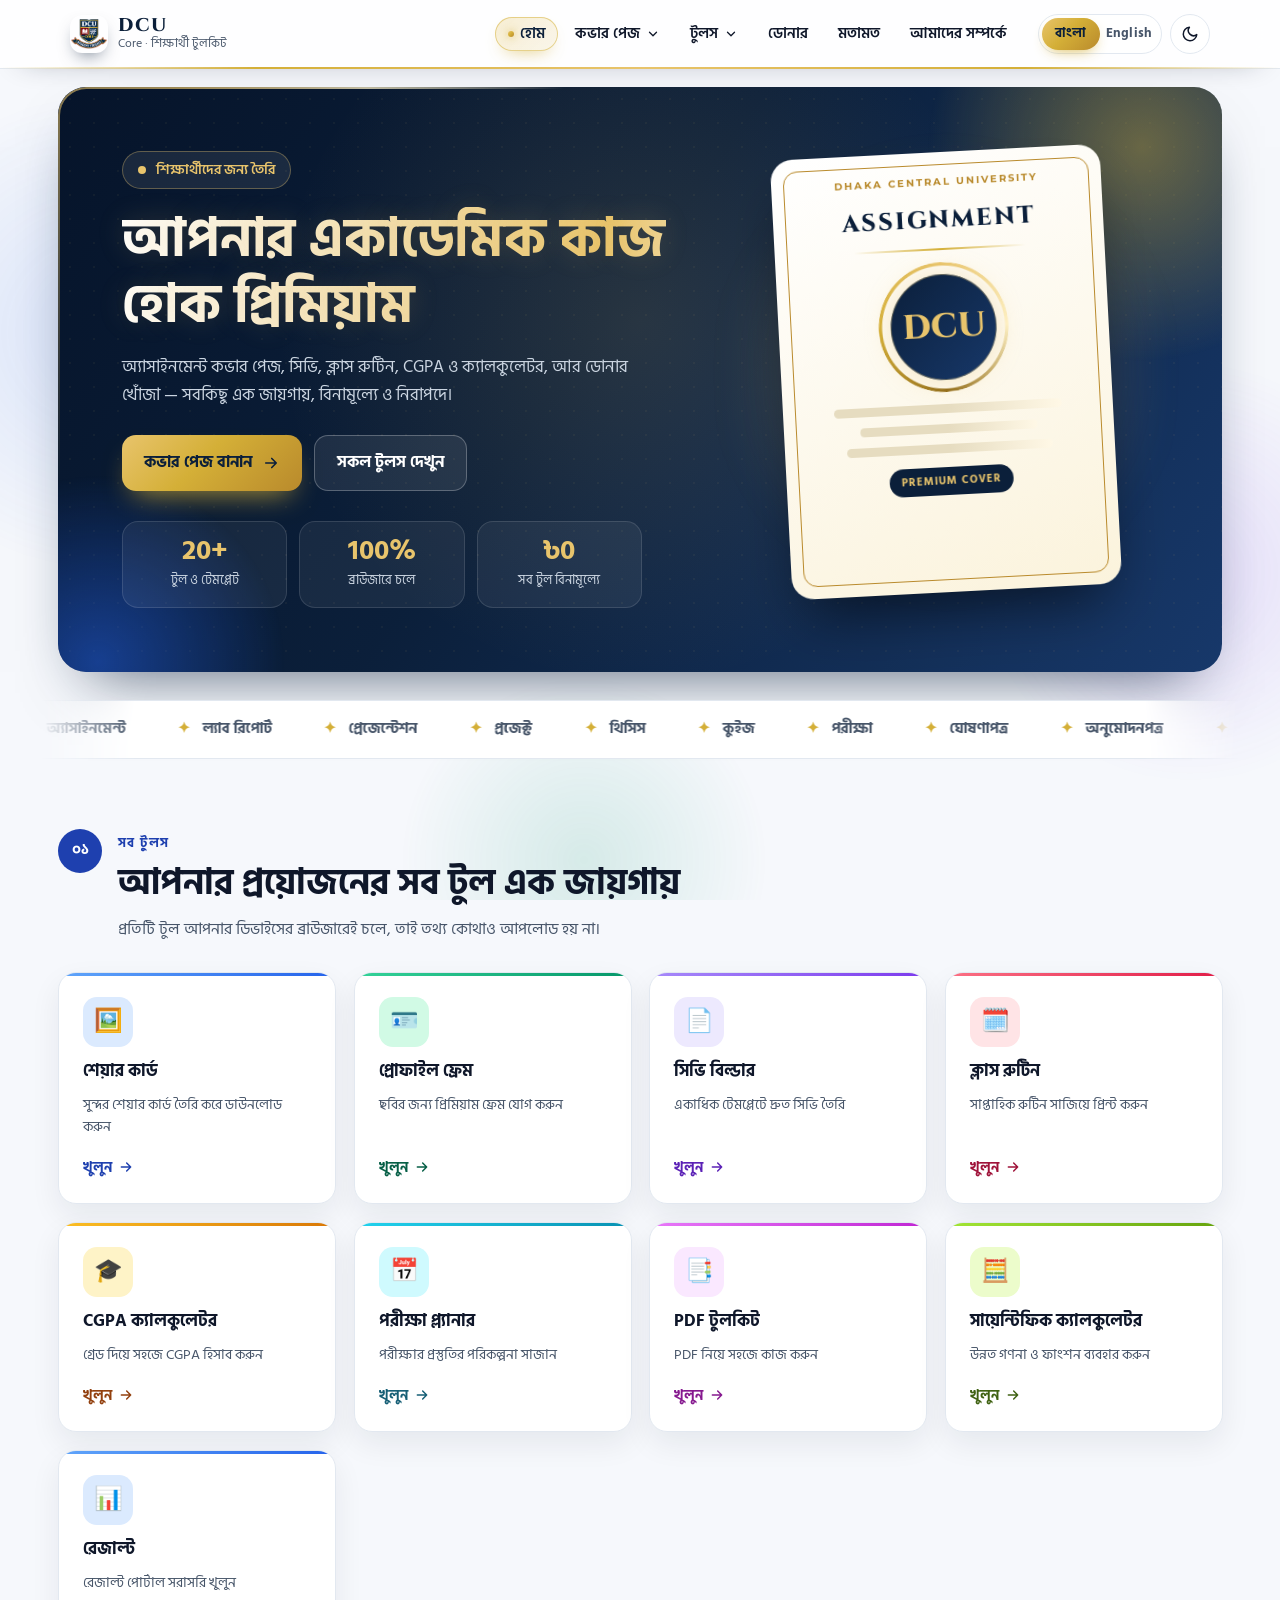
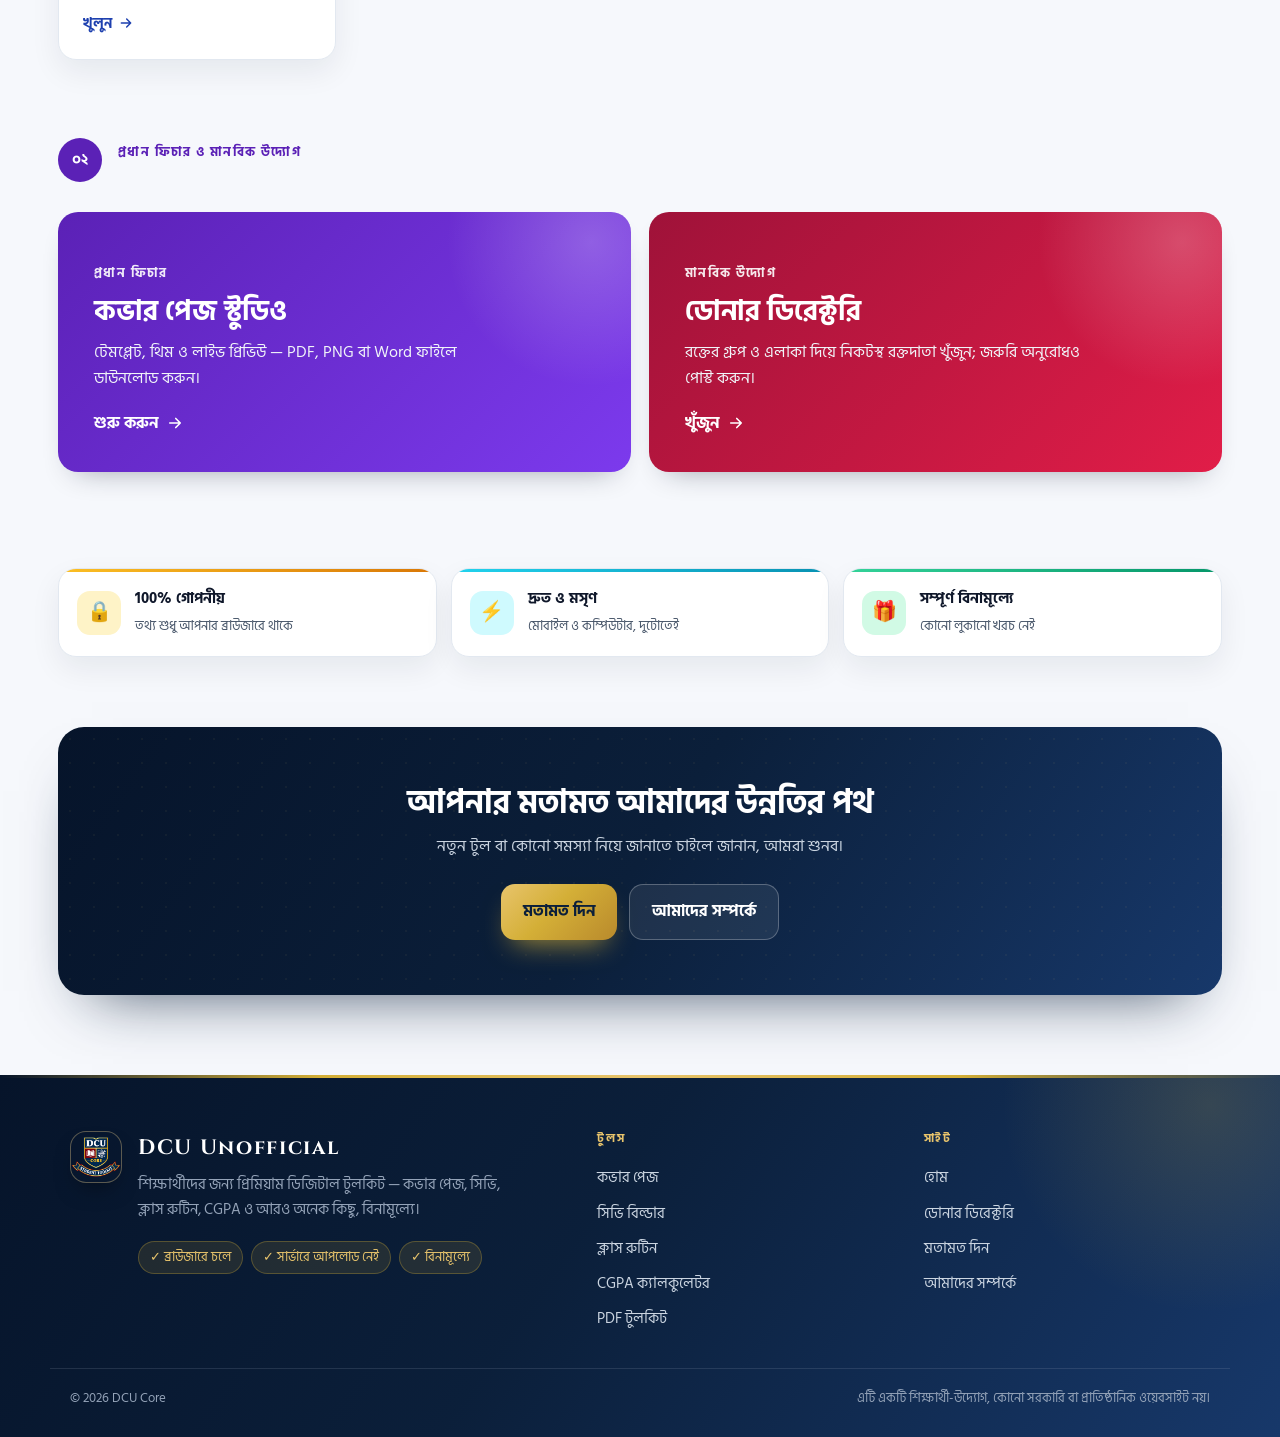
<file: index.html>
<!DOCTYPE html>
<html lang="bn" translate="no">
<head>
<meta name="google" content="notranslate">
<meta charset="UTF-8">
<meta name="viewport" content="width=device-width,initial-scale=1,viewport-fit=cover">
<title>DCU Unofficial · হোম</title>
<meta name="description" content="শিক্ষার্থীদের জন্য প্রিমিয়াম ডিজিটাল টুলকিট: কভার পেজ, সিভি, রুটিন, CGPA, ক্যালকুলেটর ও ডোনার ডিরেক্টরি।">
<meta name="theme-color" content="#0B1F3A">
<link rel="preconnect" href="https://fonts.googleapis.com">
<link rel="preconnect" href="https://fonts.gstatic.com" crossorigin>
<link href="https://fonts.googleapis.com/css2?family=Cinzel:wght@700;800&family=Hind+Siliguri:wght@400;500;600;700;800&family=Montserrat:wght@500;600&display=swap" rel="stylesheet">
<link rel="stylesheet" href="site.css">
<style>
/* =========================================================
   PREMIUM COLOR SYSTEM
   ========================================================= */
:root{
  /* base neutral (light) */
  --bg:#F6F8FC; --surface:#FFFFFF; --surface-2:#F1F5F9;
  --ink:#0F172A; --ink-2:#475569; --muted:#94A3B8; --border:#E2E8F0;
  /* legacy aliases used by site.js / site.css header & footer */
  --cd:var(--surface); --ln:var(--border); --mu:var(--ink-2);
  /* brand */
  --navy:#0B1F3A; --navy-2:#17386A; --gold:#D4AF37; --gold-light:#E8C46C; --gold-deep:#B98A2C;
  --brand-grad:linear-gradient(135deg,#E8C46C 0%,#D4AF37 45%,#B98A2C 100%);
  /* status */
  --success:#10B981; --warning:#F59E0B; --error:#EF4444; --info:#3B82F6;
  /* motion */
  --ease:cubic-bezier(.2,.8,.2,1);
  /* default accent (overridden per sector) */
  --accent:#2563EB; --accent-soft:#DBEAFE; --accent-deep:#1E40AF; --accent-grad:linear-gradient(135deg,#60A5FA,#2563EB);
}
/* dark: class toggled by site.js, or data-theme set by this page */
body.dark, :root[data-theme="dark"]{
  --bg:#0A0F1E; --surface:#111827; --surface-2:#1A2236;
  --ink:#F1F5F9; --ink-2:#A8B3C7; --muted:#64748B; --border:#243049;
}
@media (prefers-color-scheme: dark){
  :root:not([data-theme]){
    --bg:#0A0F1E; --surface:#111827; --surface-2:#1A2236;
    --ink:#F1F5F9; --ink-2:#A8B3C7; --muted:#64748B; --border:#243049;
  }
}

/* ---------- sector palettes (8, cycle) ---------- */
.s1{--accent:#2563EB;--accent-soft:#DBEAFE;--accent-deep:#1E40AF;--accent-grad:linear-gradient(135deg,#60A5FA,#2563EB)}
.s2{--accent:#059669;--accent-soft:#D1FAE5;--accent-deep:#065F46;--accent-grad:linear-gradient(135deg,#34D399,#059669)}
.s3{--accent:#7C3AED;--accent-soft:#EDE9FE;--accent-deep:#5B21B6;--accent-grad:linear-gradient(135deg,#A78BFA,#7C3AED)}
.s4{--accent:#E11D48;--accent-soft:#FFE4E6;--accent-deep:#9F1239;--accent-grad:linear-gradient(135deg,#FB7185,#E11D48)}
.s5{--accent:#D97706;--accent-soft:#FEF3C7;--accent-deep:#92400E;--accent-grad:linear-gradient(135deg,#FBBF24,#D97706)}
.s6{--accent:#0891B2;--accent-soft:#CFFAFE;--accent-deep:#155E75;--accent-grad:linear-gradient(135deg,#22D3EE,#0891B2)}
.s7{--accent:#C026D3;--accent-soft:#FAE8FF;--accent-deep:#86198F;--accent-grad:linear-gradient(135deg,#E879F9,#C026D3)}
.s8{--accent:#65A30D;--accent-soft:#ECFCCB;--accent-deep:#3F6212;--accent-grad:linear-gradient(135deg,#A3E635,#65A30D)}
/* dark sector tones: soft = accent 16%, deep = accent lightened */
body.dark .s1,:root[data-theme="dark"] .s1{--accent-soft:color-mix(in srgb,#2563EB 16%,transparent);--accent-deep:color-mix(in srgb,#2563EB 35%,#fff)}
body.dark .s2,:root[data-theme="dark"] .s2{--accent-soft:color-mix(in srgb,#059669 16%,transparent);--accent-deep:color-mix(in srgb,#059669 35%,#fff)}
body.dark .s3,:root[data-theme="dark"] .s3{--accent-soft:color-mix(in srgb,#7C3AED 16%,transparent);--accent-deep:color-mix(in srgb,#7C3AED 35%,#fff)}
body.dark .s4,:root[data-theme="dark"] .s4{--accent-soft:color-mix(in srgb,#E11D48 16%,transparent);--accent-deep:color-mix(in srgb,#E11D48 35%,#fff)}
body.dark .s5,:root[data-theme="dark"] .s5{--accent-soft:color-mix(in srgb,#D97706 16%,transparent);--accent-deep:color-mix(in srgb,#D97706 35%,#fff)}
body.dark .s6,:root[data-theme="dark"] .s6{--accent-soft:color-mix(in srgb,#0891B2 16%,transparent);--accent-deep:color-mix(in srgb,#0891B2 35%,#fff)}
body.dark .s7,:root[data-theme="dark"] .s7{--accent-soft:color-mix(in srgb,#C026D3 16%,transparent);--accent-deep:color-mix(in srgb,#C026D3 35%,#fff)}
body.dark .s8,:root[data-theme="dark"] .s8{--accent-soft:color-mix(in srgb,#65A30D 16%,transparent);--accent-deep:color-mix(in srgb,#65A30D 35%,#fff)}

/* ---------- base ---------- */
html{scroll-behavior:smooth;scroll-padding-top:90px}
body{margin:0;background:var(--bg);color:var(--ink);font-family:'Hind Siliguri','Montserrat',sans-serif;line-height:1.65;overflow-x:hidden;-webkit-font-smoothing:antialiased;transition:background-color .3s,color .3s}
*{box-sizing:border-box}
a{-webkit-tap-highlight-color:transparent}
.wrap{max-width:1200px;margin:0 auto;padding:0 18px;position:relative;z-index:1}
main{position:relative}
.hp-swap{animation:hpSwap .3s var(--ease) both}
@keyframes hpSwap{from{opacity:0;filter:blur(4px)}to{opacity:1;filter:none}}

/* ---------- ambient orbs (background) ---------- */
.bg-orbs{position:fixed;inset:0;pointer-events:none;z-index:0;overflow:hidden}
.bg-orb{position:absolute;border-radius:50%;opacity:.13;will-change:transform;background:radial-gradient(circle,var(--c),transparent 66%)}
.bg-orb.o1{--c:#2563EB;width:520px;height:520px;left:-160px;top:8%;animation:orbFloat 26s ease-in-out infinite}
.bg-orb.o2{--c:#7C3AED;width:460px;height:460px;right:-140px;top:38%;animation:orbFloat 30s ease-in-out infinite reverse}
.bg-orb.o3{--c:#059669;width:400px;height:400px;left:30%;bottom:-160px;animation:orbFloat 24s ease-in-out infinite}
@keyframes orbFloat{0%,100%{transform:translate3d(0,0,0) scale(1)}50%{transform:translate3d(40px,-30px,0) scale(1.06)}}

/* ---------- glass header (overrides site.css look on this page) ---------- */
.sh{animation:hpDrop .7s var(--ease) both;background:rgba(255,255,255,.78)!important;backdrop-filter:blur(14px);-webkit-backdrop-filter:blur(14px);box-shadow:0 10px 30px -18px rgba(15,23,42,.35)!important}
.sh::after{content:"";position:absolute;left:0;right:0;bottom:-1px;height:2px;background:var(--brand-grad);pointer-events:none}
.sh .brand{color:var(--navy)!important}
.sh .brand small{color:var(--ink-2)}
.sh .mn a,.sh .mn .dd>button{color:var(--ink)!important}
.sh .mn a:hover,.sh .mn a.on,.sh .mn .dd>button:hover,.sh .mn .dd>button.on{background:rgba(212,175,55,.16)!important;color:var(--navy)!important}
.sh .ut button{background:var(--surface-2)!important;color:var(--ink)!important}
.sh .ddm{background:var(--surface)!important}
.sh .ddm a{color:var(--ink)!important}
.sh .ddm a:hover{background:var(--surface-2)!important;color:var(--navy)!important}
@media(max-width:1100px){.sh .mn{background:rgba(255,255,255,.96);border-radius:12px;padding:6px}.sh .ddm{background:var(--surface-2)!important;margin:2px 0 4px 12px}}
body.dark .sh{background:rgba(17,24,39,.8)!important}
body.dark .sh .brand{color:var(--gold-light)!important}
body.dark .sh .mn a,body.dark .sh .mn .dd>button,body.dark .sh .ut button,body.dark .sh .ddm a{color:var(--ink)!important}
body.dark .sh .mn{background:transparent}
@keyframes hpDrop{from{transform:translateY(-100%);opacity:0}to{transform:none;opacity:1}}

/* ---------- reading progress ---------- */
.hp-prog{position:fixed;top:0;left:0;right:0;height:3px;z-index:60;transform-origin:0 50%;transform:scaleX(0);background:var(--brand-grad);pointer-events:none;will-change:transform}

/* ---------- hero ---------- */
.hp-hero{max-width:1200px;margin:18px auto 0;padding:0 18px;position:relative;z-index:1}
.hp-panel{position:relative;overflow:hidden;isolation:isolate;border-radius:28px;background:linear-gradient(125deg,#06142A,var(--navy) 45%,var(--navy-2));color:#fff;padding:clamp(26px,5vw,64px);display:grid;grid-template-columns:1.15fr .85fr;gap:36px;align-items:center;box-shadow:0 30px 60px -30px rgba(11,31,58,.7)}
.hp-panel:before{content:"";position:absolute;inset:0;z-index:-1;background-image:radial-gradient(rgba(232,196,108,.5) 1px,transparent 1.2px);background-size:24px 24px;opacity:.1;pointer-events:none}
.hp-orb{position:absolute;z-index:-1;border-radius:50%;pointer-events:none;will-change:transform}
.hp-orb.a{width:460px;height:460px;right:-150px;top:-170px;background:radial-gradient(circle,rgba(212,175,55,.45),rgba(212,175,55,0) 66%);animation:hpDrift 22s ease-in-out infinite}
.hp-orb.b{width:400px;height:400px;left:-160px;bottom:-190px;background:radial-gradient(circle,rgba(37,99,235,.5),rgba(37,99,235,0) 66%);animation:hpDrift 26s ease-in-out infinite reverse}
@keyframes hpDrift{0%,100%{transform:translate3d(0,0,0) scale(1)}50%{transform:translate3d(-30px,24px,0) scale(1.08)}}

.hp-eyebrow{display:inline-flex;align-items:center;gap:10px;padding:7px 15px;border-radius:99px;background:rgba(255,255,255,.08);border:1px solid rgba(232,196,108,.35);color:var(--gold-light);font-size:13.5px;font-weight:600}
.hp-dot{width:8px;height:8px;border-radius:50%;background:var(--gold-light);animation:hpPulse 2.4s ease-out infinite}
@keyframes hpPulse{0%{box-shadow:0 0 0 0 rgba(232,196,108,.7)}70%,100%{box-shadow:0 0 0 10px rgba(232,196,108,0)}}

.hp-h1{margin:18px 0 14px;font-size:clamp(30px,4.6vw,54px);line-height:1.22;font-weight:800;color:#fff;letter-spacing:-.2px}
.hp-h1.t{background:linear-gradient(100deg,#ffffff 0%,var(--gold-light) 38%,#ffffff 55%,var(--gold) 100%);background-size:220% auto;-webkit-background-clip:text;background-clip:text;color:transparent;animation:hpShine 8s linear infinite}
@keyframes hpShine{to{background-position:220% center}}
.hp-lead{margin:0 0 26px;max-width:58ch;color:#CBD5E1;font-size:clamp(15px,1.6vw,17px)}
.hp-acts{display:flex;flex-wrap:wrap;gap:12px}

/* buttons: lift + shimmer + ripple */
.hp-btn{position:relative;overflow:hidden;display:inline-flex;align-items:center;justify-content:center;gap:10px;min-height:48px;padding:14px 22px;border-radius:14px;font-weight:700;font-size:15.5px;text-decoration:none;transition:transform .25s var(--ease),box-shadow .25s var(--ease),background .25s,border-color .25s;will-change:transform}
.hp-btn svg{width:18px;height:18px;transition:transform .25s var(--ease)}
.hp-btn:hover svg{transform:translateX(4px)}
.hp-btn::after{content:"";position:absolute;inset:0;background:linear-gradient(105deg,transparent 35%,rgba(255,255,255,.55) 50%,transparent 65%);transform:translateX(-120%);pointer-events:none}
.hp-btn:hover::after{transform:translateX(120%);transition:transform .8s var(--ease)}
.hp-btn.p{background:var(--brand-grad);color:var(--navy);box-shadow:0 14px 28px -12px rgba(212,175,55,.8)}
.hp-btn.p:hover{transform:translateY(-3px);box-shadow:0 20px 34px -12px rgba(212,175,55,.95)}
.hp-btn.s{background:rgba(255,255,255,.08);color:#fff;border:1px solid rgba(255,255,255,.26)}
.hp-btn.s:hover{transform:translateY(-3px);background:rgba(255,255,255,.14);border-color:var(--gold-light)}
.hp-btn:active{transform:scale(.97)}
.hp-rp{position:absolute;border-radius:50%;background:rgba(255,255,255,.45);width:20px;height:20px;margin:-10px 0 0 -10px;pointer-events:none;animation:hpRipple .6s var(--ease) forwards}
@keyframes hpRipple{to{transform:scale(14);opacity:0}}

.hp-stats{display:grid;grid-template-columns:repeat(3,1fr);gap:12px;margin-top:30px;max-width:520px}
.hp-stat{padding:14px 12px;border-radius:16px;background:rgba(255,255,255,.06);border:1px solid rgba(255,255,255,.12);text-align:center}
.hp-stat b{display:block;font-size:clamp(22px,3vw,28px);color:var(--gold-light);font-weight:800;line-height:1.1}
.hp-stat span{font-size:12.5px;color:#CBD5E1}

.hp-mockwrap{justify-self:center;width:min(100%,330px)}
.hp-mock{position:relative;overflow:hidden;aspect-ratio:3/4;border-radius:22px;background:linear-gradient(160deg,#FFFFFF,#FBF3DC);color:var(--navy);padding:22px;box-shadow:0 30px 60px -18px rgba(0,0,0,.6);animation:hpFloat 7s ease-in-out infinite;transform:rotate(-3deg)}
.hp-mock:after{content:"";position:absolute;inset:0;background:linear-gradient(105deg,transparent 40%,rgba(255,255,255,.7) 50%,transparent 60%);transform:translateX(-100%);animation:hpSweep 5.5s ease-in-out infinite;pointer-events:none}
@keyframes hpFloat{0%,100%{transform:rotate(-3deg) translateY(0)}50%{transform:rotate(-2deg) translateY(-10px)}}
@keyframes hpSweep{0%{transform:translateX(-100%)}60%,100%{transform:translateX(100%)}}
.hp-frame{position:absolute;inset:12px;border:1.5px solid var(--gold-deep);border-radius:14px;pointer-events:none}
.hp-m-top{font-size:10px;letter-spacing:2px;font-weight:700;color:var(--gold-deep);text-align:center;font-family:'Montserrat',sans-serif}
.hp-m-title{font-family:'Cinzel',serif;font-weight:800;font-size:24px;text-align:center;margin:10px 0 4px;color:var(--navy);letter-spacing:2px}
.hp-m-rule{height:2px;width:60%;margin:8px auto 18px;background:linear-gradient(90deg,transparent,var(--gold),transparent)}
.hp-ring{position:relative;width:118px;height:118px;margin:0 auto 18px}
.hp-ring:before{content:"";position:absolute;inset:-6px;border-radius:50%;background:conic-gradient(#E8C46C,#FFF3C9,#8F6A17,#D4AF37,#E8C46C);animation:hpSpin 8s linear infinite;-webkit-mask:radial-gradient(farthest-side,transparent calc(100% - 4px),#000 calc(100% - 3px));mask:radial-gradient(farthest-side,transparent calc(100% - 4px),#000 calc(100% - 3px))}
.hp-ring i{position:absolute;inset:6px;border-radius:50%;background:linear-gradient(135deg,var(--navy),var(--navy-2));display:grid;place-items:center;font:800 34px 'Cinzel',serif;color:var(--gold-light);font-style:normal}
@keyframes hpSpin{to{transform:rotate(360deg)}}
.hp-sk{height:9px;border-radius:6px;margin:0 auto 11px;background:linear-gradient(90deg,#E6DCC0 25%,#FFF8E6 50%,#E6DCC0 75%);background-size:200% 100%;animation:hpSk 1.8s linear infinite}
@keyframes hpSk{to{background-position:-200% 0}}
.hp-chip{display:table;margin:14px auto 0;padding:5px 12px;border-radius:99px;background:var(--navy);color:var(--gold-light);font-size:11px;font-weight:700;letter-spacing:1px}

/* ---------- marquee ---------- */
.hp-band{touch-action:pan-y;cursor:grab;user-select:none;-webkit-user-select:none;margin:28px auto 0;max-width:1200px;overflow:hidden;border-block:1px solid var(--border);background:var(--surface);position:relative;z-index:1;-webkit-mask:linear-gradient(90deg,transparent,#000 8%,#000 92%,transparent);mask:linear-gradient(90deg,transparent,#000 8%,#000 92%,transparent)}
.hp-track{display:flex;width:max-content;animation:none;will-change:transform}

.hp-grp{display:flex;flex:none}
.hp-grp > a,.hp-grp > span{white-space:nowrap;padding:16px 26px;font-weight:700;font-size:15px;color:var(--ink-2);text-decoration:none;transition:color .2s}
.hp-grp > a:hover,.hp-grp > a:focus-visible{color:var(--gold-deep,#B98A2C);text-decoration:none}
.hp-grp > a:before,.hp-grp > span:before{content:"✦";color:var(--gold);margin-right:12px}
@keyframes hpMq{to{transform:translateX(-50%)}}

/* ---------- sections ---------- */
.sec{padding:70px 0 8px;scroll-margin-top:90px;position:relative;z-index:1}
.hp-head{display:flex;align-items:flex-start;gap:16px}
.hp-num{flex:none;width:44px;height:44px;border-radius:50%;display:grid;place-items:center;background:var(--accent-deep);color:#fff;font-weight:800;font-size:15px;position:relative;animation:hpBadge 3.2s ease-in-out infinite}
.hp-num:after{content:"";position:absolute;inset:-5px;border-radius:50%;background:var(--accent-grad);opacity:0;z-index:-1;animation:hpGlow 3.2s ease-in-out infinite}
@keyframes hpBadge{50%{transform:scale(1.06)}}
@keyframes hpGlow{0%,100%{opacity:0}50%{opacity:.35}}
.hp-kicker{display:inline-block;font-size:13px;font-weight:700;letter-spacing:1.4px;text-transform:uppercase;color:var(--accent-deep)}
.hp-title{margin:6px 0 0;font-size:clamp(24px,3.4vw,36px);font-weight:800;line-height:1.25;color:var(--ink)}
.hp-sub{margin:10px 0 0;color:var(--ink-2);max-width:62ch}
.hp-grid{display:grid;grid-template-columns:repeat(auto-fill,minmax(250px,1fr));gap:18px;margin-top:30px}
.hp-tw{perspective:1000px;height:100%}

/* ---------- cards ---------- */
.tc{position:relative;display:flex;flex-direction:column;gap:12px;height:100%;padding:24px;border-radius:18px;background:var(--surface);border:1px solid var(--border);box-shadow:0 12px 30px rgba(15,23,42,.07);text-decoration:none;color:var(--ink);overflow:hidden;isolation:isolate;--lift:0px;transform:translateY(var(--lift)) rotateX(var(--rx,0deg)) rotateY(var(--ry,0deg));transform-style:preserve-3d;transition:transform .45s var(--ease),box-shadow .45s var(--ease),border-color .35s var(--ease);will-change:transform}
.tc:after{content:"";position:absolute;top:0;left:0;right:0;height:3px;background:var(--accent-grad);z-index:1}
.tc:before{content:"";position:absolute;inset:0;z-index:-1;background:radial-gradient(260px circle at var(--mx,50%) var(--my,50%),var(--accent-soft),transparent 70%);opacity:0;transition:opacity .4s;pointer-events:none}
.tc:hover:before{opacity:.9}
.tc:hover{--lift:-4px;border-color:var(--accent);box-shadow:0 22px 44px -20px rgba(15,23,42,.22)}
.tc:active{scale:.975}
.ti{position:relative;width:50px;height:50px;border-radius:14px;display:grid;place-items:center;font-size:23px;background:var(--accent-soft);color:var(--accent-deep);transition:transform .4s var(--ease)}
.ti:before{content:"";position:absolute;inset:-5px;border-radius:18px;background:var(--accent-grad);opacity:0;z-index:-1;animation:hpGlow 3.6s ease-in-out infinite}
.tc:hover .ti{transform:translateY(-3px) rotate(-4deg)}
.tc h3{margin:2px 0 0;font-size:17px;font-weight:700;color:var(--ink)}
.tc p{margin:0;color:var(--ink-2);font-size:14px;line-height:1.55}
.arr{margin-top:auto;padding-top:6px;color:var(--accent-deep);font-weight:700;font-size:14px;display:flex;align-items:center;gap:6px}
.arr svg{width:16px;height:16px;transition:transform .35s var(--ease)}
.tc:hover .arr svg{transform:translateX(5px)}

.hp-split{display:grid;grid-template-columns:1fr 1fr;gap:18px;margin-top:30px}
.hp-feat{position:relative;overflow:hidden;isolation:isolate;border-radius:20px;padding:clamp(24px,3.5vw,36px);color:#fff;min-height:260px;display:flex;flex-direction:column;justify-content:flex-end;gap:10px;background:linear-gradient(135deg,var(--accent-deep),var(--accent));box-shadow:0 14px 30px -18px rgba(15,23,42,.45);text-decoration:none;transition:transform .45s var(--ease),box-shadow .45s var(--ease)}
.hp-feat:hover{transform:translateY(-4px);box-shadow:0 26px 44px -22px rgba(15,23,42,.5)}
.hp-feat:after{content:"";position:absolute;width:300px;height:300px;right:-110px;top:-120px;z-index:-1;border-radius:50%;background:radial-gradient(circle,rgba(255,255,255,.22),rgba(255,255,255,0) 68%);transition:transform .8s var(--ease)}
.hp-feat:hover:after{transform:translate3d(-30px,30px,0) scale(1.15)}
.hp-feat .hp-kicker{color:#fff;opacity:.9}
.hp-feat h3{margin:0;font-size:clamp(22px,2.6vw,28px);font-weight:800;color:#fff}
.hp-feat p{margin:0;color:#F1F5F9;max-width:46ch}
.hp-feat .go{margin-top:8px;display:inline-flex;align-items:center;gap:8px;font-weight:700;color:#fff}
.hp-feat .go svg{width:18px;height:18px;transition:transform .35s var(--ease)}
.hp-feat:hover .go svg{transform:translateX(6px)}

.hp-trust{display:grid;grid-template-columns:repeat(3,1fr);gap:14px;margin-top:18px}
.hp-tr{position:relative;overflow:hidden;display:flex;align-items:center;gap:14px;padding:18px;border-radius:18px;background:var(--surface);border:1px solid var(--border);box-shadow:0 12px 30px rgba(15,23,42,.07);transition:transform .45s var(--ease),border-color .35s var(--ease),box-shadow .45s var(--ease)}
.hp-tr:after{content:"";position:absolute;top:0;left:0;right:0;height:3px;background:var(--accent-grad)}
.hp-tr:hover{transform:translateY(-4px);border-color:var(--accent);box-shadow:0 22px 40px -22px rgba(15,23,42,.22)}
.hp-tr em{font-style:normal;width:44px;height:44px;flex:none;border-radius:13px;display:grid;place-items:center;font-size:20px;background:var(--accent-soft)}
.hp-tr b{display:block;font-size:15px;color:var(--ink)}
.hp-tr small{color:var(--ink-2);font-size:13px}

.hp-cta{position:relative;overflow:hidden;isolation:isolate;margin-top:70px;border-radius:26px;padding:clamp(28px,5vw,56px);text-align:center;color:#fff;background:linear-gradient(125deg,#06142A,var(--navy) 50%,var(--navy-2));box-shadow:0 30px 60px -34px rgba(11,31,58,.8)}
.hp-cta:before{content:"";position:absolute;inset:0;z-index:-1;background-image:radial-gradient(rgba(232,196,108,.5) 1px,transparent 1.2px);background-size:24px 24px;opacity:.1}
.hp-cta h2{margin:0 0 10px;font-size:clamp(22px,3vw,32px);font-weight:800;color:#fff}
.hp-cta p{margin:0 auto 24px;max-width:52ch;color:#CBD5E1}
.hp-cta .hp-acts{justify-content:center}

/* ---------- reveal & entrance ---------- */
.rv{opacity:0;transform:translate3d(0,26px,0) scale(.985);transition:opacity .8s var(--ease),transform .8s var(--ease);transition-delay:var(--d,0ms)}
.rv.in{opacity:1;transform:none}
.hp-in{animation:hpUp .9s var(--ease) both;animation-delay:var(--d,0ms)}
@keyframes hpUp{from{opacity:0;transform:translate3d(0,18px,0)}to{opacity:1;transform:none}}

/* ---------- responsive (no sideways scroll, 44px targets) ---------- */
@media(max-width:900px){
  .hp-panel{grid-template-columns:1fr;gap:28px}
  .hp-mockwrap{order:-1;width:min(100%,220px);margin:0}
  .hp-split{grid-template-columns:1fr}
}
@media(max-width:700px){
  .hp-h1.t{animation:none;background:none;-webkit-background-clip:border-box;background-clip:border-box;color:#fff}
  .hp-orb.a{width:300px;height:300px;right:-120px;top:-120px}
  .hp-orb.b{width:260px;height:260px;left:-120px;bottom:-130px}
  .hp-stats{max-width:none}
  .hp-btn{width:100%}
  .hp-feat:after{display:none}
  .hp-trust{grid-template-columns:1fr}
  .hp-grid{gap:14px}
  .tc{padding:20px}
  .bg-orb{opacity:.09}
  .hp-title{font-size:24px}
}
@media(max-width:560px){
  .hp-stats{grid-template-columns:repeat(3,1fr);gap:8px}
  .hp-stat{padding:12px 6px}
}
@media(hover:none){.tc:before{display:none}}

.hp-feat.rv.in:hover{transform:translateY(-4px)}
.hp-feat.rv.in:hover:after{transform:translate3d(-30px,30px,0) scale(1.15)}

/* ---------- premium color system: reduced motion (spec) ---------- */
@media (prefers-reduced-motion: reduce){ *{animation:none!important;transition:none!important} }
@media (prefers-reduced-motion: reduce){
  .rv,.hp-in{opacity:1!important;transform:none!important}
  html{scroll-behavior:auto}
}
.hp-band.is-dragging{cursor:grabbing}

/* =========================================================
   PREMIUM HERO LAYER v2 (adds to the rules above)
   ========================================================= */
@property --ang{syntax:'<angle>';inherits:false;initial-value:0deg}

/* cursor-driven spotlight behind the hero */
.hp-panel{background:
  radial-gradient(520px circle at var(--sx,50%) var(--sy,40%),rgba(232,196,108,.13),transparent 70%),
  linear-gradient(125deg,#06142A,var(--navy) 45%,var(--navy-2))}
.hp-spot{position:absolute;inset:0;z-index:-1;pointer-events:none;opacity:0;transition:opacity .6s var(--ease)}
.hp-panel.is-hover .hp-spot{opacity:1}

/* animated light-sweep hairline around the whole hero */
.hp-panel::after{content:"";position:absolute;inset:0;border-radius:inherit;padding:1.5px;z-index:2;pointer-events:none;
  background:conic-gradient(from var(--ang),transparent 0 72%,rgba(232,196,108,.9) 84%,#FFF3C9 88%,transparent 96%);
  -webkit-mask:linear-gradient(#000 0 0) content-box,linear-gradient(#000 0 0);-webkit-mask-composite:xor;
  mask:linear-gradient(#000 0 0) content-box exclude,linear-gradient(#000 0 0);
  animation:hpBorder 7s linear infinite;opacity:.75}
@keyframes hpBorder{to{--ang:360deg}}

/* headline: blur-in reveal + existing gold shine */
.hp-h1.t{animation:hpBlurIn 1.1s var(--ease) .16s both,hpShine 8s linear infinite}
@keyframes hpBlurIn{from{opacity:0;filter:blur(12px);transform:translate3d(0,22px,0)}to{opacity:1;filter:blur(0);transform:none}}

/* eyebrow pill: periodic light sweep */
.hp-eyebrow{position:relative;overflow:hidden}
.hp-eyebrow::after{content:"";position:absolute;inset:0;background:linear-gradient(100deg,transparent 30%,rgba(232,196,108,.38) 50%,transparent 70%);transform:translateX(-120%);animation:hpEyeSweep 3.6s var(--ease) 1.2s infinite;pointer-events:none}
@keyframes hpEyeSweep{0%{transform:translateX(-120%)}45%,100%{transform:translateX(120%)}}

/* magnetic primary/secondary buttons (translate property, so hover transform still works) */
.hp-panel .hp-btn{transition:transform .3s var(--ease),box-shadow .3s var(--ease),background .3s,border-color .3s,translate .45s var(--ease)}

@keyframes hpCta{0%,100%{box-shadow:0 14px 28px -12px rgba(212,175,55,.8)}50%{box-shadow:0 16px 42px -8px rgba(232,196,108,.95),0 0 0 6px rgba(232,196,108,.12)}}

/* stat cards: lift + gold edge on hover */
.hp-stat{transition:transform .45s var(--ease),border-color .4s,background .4s}
.hp-stat:hover{transform:translateY(-4px);border-color:rgba(232,196,108,.55);background:rgba(255,255,255,.1)}

/* cover card: 3D tilt that follows the cursor + golden halo */
.hp-tilt{position:relative;width:100%;transform-style:preserve-3d;transform:perspective(1100px) rotateX(var(--tx,0deg)) rotateY(var(--ty,0deg));transition:transform .7s var(--ease);will-change:transform}
.hp-tilt:before{content:"";position:absolute;inset:-12%;border-radius:48px;background:radial-gradient(circle,rgba(232,196,108,.34),transparent 65%);filter:blur(18px);z-index:-1;pointer-events:none;animation:hpHalo 6s ease-in-out infinite}
@keyframes hpHalo{0%,100%{opacity:.55;transform:scale(1)}50%{opacity:.95;transform:scale(1.06)}}
.hp-tilt .hp-mock{transform-style:preserve-3d}

/* floating glass badges around the cover */

@media(hover:none){.hp-panel.is-hover .hp-spot{display:none}}

/* =========================================================
   PREMIUM HERO LAYER v3 — cinematic entrance, sparks, foil
   ========================================================= */
.hp-panel{animation:hpPanelIn 1.3s var(--ease) both}
@keyframes hpPanelIn{from{opacity:0;transform:translate3d(0,46px,0) scale(.965);filter:blur(10px)}to{opacity:1;transform:none;filter:none}}

/* rising gold sparks */
.hp-spark{position:absolute;z-index:0;left:var(--x);bottom:-12px;width:var(--s);height:var(--s);border-radius:50%;pointer-events:none;background:radial-gradient(circle,#FFF6D6 0%,#E8C46C 45%,rgba(232,196,108,0) 72%);box-shadow:0 0 10px rgba(232,196,108,.7);opacity:0;animation:hpRise var(--t) linear var(--dl) infinite}
@keyframes hpRise{0%{transform:translate3d(0,0,0) scale(.6);opacity:0}12%{opacity:.95}70%{opacity:.6}100%{transform:translate3d(var(--dx),-112vh,0) scale(1.1);opacity:0}}

/* cover: skeleton lines draw in, then breathe */
.hp-mock .hp-sk{transform-origin:left center;animation:hpSkDraw 1.4s var(--ease) both,hpSk 1.8s linear infinite;animation-delay:calc(.5s + var(--i,0) * .18s),calc(.5s + var(--i,0) * .18s)}
.hp-mock .hp-sk:nth-of-type(1){--i:0}
.hp-mock .hp-sk:nth-of-type(2){--i:1}
.hp-mock .hp-sk:nth-of-type(3){--i:2}
@keyframes hpSkDraw{from{clip-path:inset(0 100% 0 0)}to{clip-path:inset(0 0 0 0)}}

/* seal: living gold halo */
.hp-ring{animation:hpSeal 4.5s ease-in-out infinite}
.hp-ring i{box-shadow:inset 0 0 0 1px rgba(232,196,108,.35),0 0 26px rgba(232,196,108,.35)}
@keyframes hpSeal{0%,100%{filter:drop-shadow(0 0 0 rgba(232,196,108,0))}50%{filter:drop-shadow(0 0 14px rgba(232,196,108,.55))}}

/* cover chip: metallic sweep */
.hp-chip{position:relative;overflow:hidden}
.hp-chip::after{content:"";position:absolute;inset:0;background:linear-gradient(105deg,transparent 35%,rgba(255,243,201,.7) 50%,transparent 65%);transform:translateX(-120%);animation:hpChipSweep 3.8s var(--ease) 1.4s infinite}
@keyframes hpChipSweep{0%{transform:translateX(-120%)}40%,100%{transform:translateX(120%)}}

/* glass badges: soft shine on the edge */

/* headline: letters "breathe" glow on the gold part */
.hp-h1.t{text-shadow:0 0 28px rgba(232,196,108,.18)}

/* lead text: soft rise after the headline */
.hp-lead{animation:hpUp 1s var(--ease) .5s both}


@media(prefers-reduced-motion:reduce){.hp-spark{display:none}}

/* stat labels: bilingual via CSS (works without script; follows data-lang) */
.hp-bl .en{display:none}
:root[data-lang="en"] .hp-bl .bn{display:none}
:root[data-lang="en"] .hp-bl .en{display:inline}

/* =========================================================
   MOBILE / TOUCH: lighter hero so it scrolls and animates smoothly
   (no blur filters, no endless border/halo loops, fewer sparks)
   ========================================================= */
@keyframes hpFadeM{from{opacity:0;transform:translate3d(0,14px,0)}to{opacity:1;transform:none}}
@media (max-width:700px),(pointer:coarse){
  .hp-panel{animation:hpFadeM .6s ease both!important;filter:none!important}
  .hp-panel::after{animation:none!important;opacity:.35!important}
  .hp-spot{display:none!important}
  .hp-orb.a,.hp-orb.b{animation:none!important;filter:none!important}
  .hp-tilt{transform:none!important;will-change:auto}
  .hp-tilt:before{animation:none!important;filter:none!important;opacity:.45}
  .hp-h1.t{animation:hpFadeM .7s ease .1s both!important;text-shadow:none;filter:none!important}
  .hp-eyebrow::after,.hp-chip::after{display:none!important}
  .hp-eyebrow,.hp-chip,.hp-stat{backdrop-filter:none!important;-webkit-backdrop-filter:none!important}
  .hp-ring,.hp-ring:before,.hp-mock:after{animation:none!important}
  .hp-mock .hp-sk{animation:none!important;clip-path:none!important}
  .hp-in{animation:hpFadeM .6s ease both}
  .hp-stat:hover{transform:none}
}

/* =========================================================
   MOBILE LAYOUT v2: text first, premium cover card below,
   nothing spills out of the hero on small phones
   ========================================================= */
@media (max-width:900px){
  .hp-panel{grid-template-columns:minmax(0,1fr);gap:26px;padding:28px 22px 30px}
  .hp-panel>div{min-width:0}
  .hp-mockwrap{display:none}
  .hp-h1{font-size:clamp(30px,8.4vw,40px);line-height:1.22;overflow-wrap:anywhere;word-break:keep-all}
  .hp-lead{overflow-wrap:anywhere;font-size:15px;line-height:1.75}
  .hp-acts{flex-direction:column;align-items:stretch;gap:12px}
  .hp-acts .hp-btn{width:100%;justify-content:center;box-sizing:border-box}
  .hp-stats{display:grid;grid-template-columns:repeat(3,minmax(0,1fr));gap:8px}
  .hp-stat{min-width:0;padding:12px 6px;overflow:hidden}
  .hp-stat b{font-size:clamp(18px,5.4vw,24px);white-space:nowrap}
  .hp-stat span,.hp-stat small{font-size:11px;line-height:1.35;overflow-wrap:anywhere}
}
@media (max-width:360px){
  .hp-panel{padding:24px 16px 26px;border-radius:22px}
}
</style>
<link rel="stylesheet" href="dcu-layout.css">
<link rel="stylesheet" href="dcu-lang.css">
<script src="dcu-layout.js" defer></script>
<script src="dcu-lang.js" defer></script>
<link rel="icon" type="image/png" sizes="32x32" href="favicon-32.png">
<link rel="icon" type="image/png" sizes="16x16" href="favicon-16.png">
<link rel="apple-touch-icon" sizes="180x180" href="apple-touch-icon.png">
<link rel="manifest" href="manifest.json">
</head>
<body data-page="index" class="hp">
<div class="bg-orbs" aria-hidden="true">
  <span class="bg-orb o1"></span><span class="bg-orb o2"></span><span class="bg-orb o3"></span>
</div>
<div id="hdr"></div>
<div class="hp-prog" id="hpProg" aria-hidden="true"></div>

<header class="hp-hero">
  <div class="hp-panel">
    <span class="hp-orb a" aria-hidden="true"></span>
    <span class="hp-orb b" aria-hidden="true"></span>
    <span class="hp-spot" aria-hidden="true"></span>

    <div>
      <span class="hp-eyebrow hp-in" style="--d:80ms"><span class="hp-dot" aria-hidden="true"></span><span class="t">শিক্ষার্থীদের জন্য তৈরি|Built for students</span></span>
      <h1 class="hp-h1 t hp-in" style="--d:160ms">আপনার একাডেমিক কাজ হোক প্রিমিয়াম|Make your academic work look premium</h1>
      <p class="hp-lead hp-in t" style="--d:240ms">অ্যাসাইনমেন্ট কভার পেজ, সিভি, ক্লাস রুটিন, CGPA ও ক্যালকুলেটর, আর ডোনার খোঁজা — সবকিছু এক জায়গায়, বিনামূল্যে ও নিরাপদে।|Assignment cover pages, CV, class routine, CGPA, calculator and blood donor search, all in one place, free and private.</p>

      <div class="hp-acts hp-in" style="--d:320ms">
        <a class="hp-btn p" href="cover.html"><span class="t">কভার পেজ বানান|Create cover page</span><svg viewBox="0 0 24 24" fill="none" stroke="currentColor" stroke-width="2.2" stroke-linecap="round" stroke-linejoin="round"><path d="M5 12h14M13 6l6 6-6 6"/></svg></a>
        <a class="hp-btn s" href="tools.html"><span class="t">সকল টুলস দেখুন|Explore all tools</span></a>
      </div>

      <div class="hp-stats hp-in" style="--d:400ms">
        <div class="hp-stat"><b class="cnt" data-count data-to="20" data-suffix="+">0</b><span class="hp-bl"><span class="bn">টুল ও টেমপ্লেট</span><span class="en">Tools &amp; templates</span></span></div>
        <div class="hp-stat"><b class="cnt" data-count data-to="100" data-suffix="%">0</b><span class="hp-bl"><span class="bn">ব্রাউজারে চলে</span><span class="en">Runs in your browser</span></span></div>
        <div class="hp-stat"><b class="cnt" data-count data-to="0" data-prefix="৳">0</b><span class="hp-bl"><span class="bn">সব টুল বিনামূল্যে</span><span class="en">All tools free</span></span></div>
      </div>
    </div>

    <div class="hp-mockwrap hp-in" style="--d:280ms" aria-hidden="true">
    <div class="hp-tilt">
      <div class="hp-mock">
        <span class="hp-frame"></span>
        <div class="hp-m-top">DHAKA CENTRAL UNIVERSITY</div>
        <div class="hp-m-title">ASSIGNMENT</div>
        <div class="hp-m-rule"></div>
        <div class="hp-ring"><i>DCU</i></div>
        <div class="hp-sk" style="width:80%"></div>
        <div class="hp-sk" style="width:62%"></div>
        <div class="hp-sk" style="width:72%"></div>
        <span class="hp-chip">PREMIUM COVER</span>
      </div>
    </div>
    </div>
  </div>
</header>

<div class="hp-band" aria-hidden="true">
  <div class="hp-track">
    <div class="hp-grp">
      <a class="t" href="cover.html#assignment">অ্যাসাইনমেন্ট|Assignment</a><a class="t" href="cover.html#lab">ল্যাব রিপোর্ট|Lab Report</a><a class="t" href="cover.html#presentation">প্রেজেন্টেশন|Presentation</a><a class="t" href="cover.html#project">প্রজেক্ট|Project</a><a class="t" href="cover.html#thesis">থিসিস|Thesis</a><a class="t" href="cover.html#quiz">কুইজ|Quiz</a><a class="t" href="cover.html#exam">পরীক্ষা|Exam</a><a class="t" href="cover.html#declaration">ঘোষণাপত্র|Declaration</a><a class="t" href="cover.html#approval">অনুমোদনপত্র|Approval</a><a class="t" href="cover.html#acknowledgment">কৃতজ্ঞতা স্বীকার|Acknowledgment</a><a class="t" href="cover.html#contents">সূচিপত্র|Contents</a><a class="t" href="tools.html#cv">সিভি বিল্ডার|CV Builder</a><a class="t" href="tools.html#card">শেয়ার কার্ড|Share Card</a><a class="t" href="tools.html#routine">ক্লাস রুটিন|Class Routine</a><a class="t" href="tools.html#cgpa">CGPA ক্যালকুলেটর|CGPA Calculator</a><a class="t" href="tools.html#exam">পরীক্ষা প্ল্যানার|Exam Planner</a><a class="t" href="tools.html#pdf">PDF টুলকিট|PDF Toolkit</a><a class="t" href="tools.html#calc">সায়েন্টিফিক ক্যালকুলেটর|Scientific Calculator</a><a class="t" href="blood.html">ডোনার ডিরেক্টরি|Donor Directory</a>
    </div>
    <div class="hp-grp">
      <a class="t" href="cover.html#assignment">অ্যাসাইনমেন্ট|Assignment</a><a class="t" href="cover.html#lab">ল্যাব রিপোর্ট|Lab Report</a><a class="t" href="cover.html#presentation">প্রেজেন্টেশন|Presentation</a><a class="t" href="cover.html#project">প্রজেক্ট|Project</a><a class="t" href="cover.html#thesis">থিসিস|Thesis</a><a class="t" href="cover.html#quiz">কুইজ|Quiz</a><a class="t" href="cover.html#exam">পরীক্ষা|Exam</a><a class="t" href="cover.html#declaration">ঘোষণাপত্র|Declaration</a><a class="t" href="cover.html#approval">অনুমোদনপত্র|Approval</a><a class="t" href="cover.html#acknowledgment">কৃতজ্ঞতা স্বীকার|Acknowledgment</a><a class="t" href="cover.html#contents">সূচিপত্র|Contents</a><a class="t" href="tools.html#cv">সিভি বিল্ডার|CV Builder</a><a class="t" href="tools.html#card">শেয়ার কার্ড|Share Card</a><a class="t" href="tools.html#routine">ক্লাস রুটিন|Class Routine</a><a class="t" href="tools.html#cgpa">CGPA ক্যালকুলেটর|CGPA Calculator</a><a class="t" href="tools.html#exam">পরীক্ষা প্ল্যানার|Exam Planner</a><a class="t" href="tools.html#pdf">PDF টুলকিট|PDF Toolkit</a><a class="t" href="tools.html#calc">সায়েন্টিফিক ক্যালকুলেটর|Scientific Calculator</a><a class="t" href="blood.html">ডোনার ডিরেক্টরি|Donor Directory</a>
    </div>
  </div>
</div>

<main class="wrap">
  <section class="sec s1" id="tools">
    <div class="rv">
      <div class="hp-head">
        <span class="hp-num" aria-hidden="true"><span class="t">০১|01</span></span>
        <div>
          <span class="hp-kicker t">সব টুলস|All tools</span>
          <h2 class="hp-title t">আপনার প্রয়োজনের সব টুল এক জায়গায়|Every tool you need, in one place</h2>
          <p class="hp-sub t">প্রতিটি টুল আপনার ডিভাইসের ব্রাউজারেই চলে, তাই তথ্য কোথাও আপলোড হয় না।|Every tool runs right in your browser, so your information is never uploaded anywhere.</p>
        </div>
      </div>
    </div>

    <div class="hp-grid">
      <div class="hp-tw rv s1" style="--d:0ms"><a class="tc" href="tools.html#card"><span class="ti" aria-hidden="true">🖼️</span><h3 class="t">শেয়ার কার্ড|Share Card</h3><p class="t">সুন্দর শেয়ার কার্ড তৈরি করে ডাউনলোড করুন|Create and download polished share cards</p><span class="arr"><span class="t">খুলুন|Open</span><svg viewBox="0 0 24 24" fill="none" stroke="currentColor" stroke-width="2.2" stroke-linecap="round" stroke-linejoin="round"><path d="M5 12h14M13 6l6 6-6 6"/></svg></span></a></div>
      <div class="hp-tw rv s2" style="--d:60ms"><a class="tc" href="tools.html#frame"><span class="ti" aria-hidden="true">🪪</span><h3 class="t">প্রোফাইল ফ্রেম|Profile Frame</h3><p class="t">ছবির জন্য প্রিমিয়াম ফ্রেম যোগ করুন|Add a premium frame to your photo</p><span class="arr"><span class="t">খুলুন|Open</span><svg viewBox="0 0 24 24" fill="none" stroke="currentColor" stroke-width="2.2" stroke-linecap="round" stroke-linejoin="round"><path d="M5 12h14M13 6l6 6-6 6"/></svg></span></a></div>
      <div class="hp-tw rv s3" style="--d:120ms"><a class="tc" href="tools.html#cv"><span class="ti" aria-hidden="true">📄</span><h3 class="t">সিভি বিল্ডার|CV Builder</h3><p class="t">একাধিক টেমপ্লেটে দ্রুত সিভি তৈরি|Build a CV quickly with multiple templates</p><span class="arr"><span class="t">খুলুন|Open</span><svg viewBox="0 0 24 24" fill="none" stroke="currentColor" stroke-width="2.2" stroke-linecap="round" stroke-linejoin="round"><path d="M5 12h14M13 6l6 6-6 6"/></svg></span></a></div>
      <div class="hp-tw rv s4" style="--d:0ms"><a class="tc" href="tools.html#routine"><span class="ti" aria-hidden="true">🗓️</span><h3 class="t">ক্লাস রুটিন|Class Routine</h3><p class="t">সাপ্তাহিক রুটিন সাজিয়ে প্রিন্ট করুন|Plan your weekly routine and print it</p><span class="arr"><span class="t">খুলুন|Open</span><svg viewBox="0 0 24 24" fill="none" stroke="currentColor" stroke-width="2.2" stroke-linecap="round" stroke-linejoin="round"><path d="M5 12h14M13 6l6 6-6 6"/></svg></span></a></div>
      <div class="hp-tw rv s5" style="--d:60ms"><a class="tc" href="tools.html#cgpa"><span class="ti" aria-hidden="true">🎓</span><h3 class="t">CGPA ক্যালকুলেটর|CGPA Calculator</h3><p class="t">গ্রেড দিয়ে সহজে CGPA হিসাব করুন|Calculate your CGPA from grades easily</p><span class="arr"><span class="t">খুলুন|Open</span><svg viewBox="0 0 24 24" fill="none" stroke="currentColor" stroke-width="2.2" stroke-linecap="round" stroke-linejoin="round"><path d="M5 12h14M13 6l6 6-6 6"/></svg></span></a></div>
      <div class="hp-tw rv s6" style="--d:120ms"><a class="tc" href="tools.html#exam"><span class="ti" aria-hidden="true">📅</span><h3 class="t">পরীক্ষা প্ল্যানার|Exam Planner</h3><p class="t">পরীক্ষার প্রস্তুতির পরিকল্পনা সাজান|Plan your exam preparation</p><span class="arr"><span class="t">খুলুন|Open</span><svg viewBox="0 0 24 24" fill="none" stroke="currentColor" stroke-width="2.2" stroke-linecap="round" stroke-linejoin="round"><path d="M5 12h14M13 6l6 6-6 6"/></svg></span></a></div>
      <div class="hp-tw rv s7" style="--d:0ms"><a class="tc" href="tools.html#pdf"><span class="ti" aria-hidden="true">📑</span><h3 class="t">PDF টুলকিট|PDF Toolkit</h3><p class="t">PDF নিয়ে সহজে কাজ করুন|Work with PDF files easily</p><span class="arr"><span class="t">খুলুন|Open</span><svg viewBox="0 0 24 24" fill="none" stroke="currentColor" stroke-width="2.2" stroke-linecap="round" stroke-linejoin="round"><path d="M5 12h14M13 6l6 6-6 6"/></svg></span></a></div>
      <div class="hp-tw rv s8" style="--d:60ms"><a class="tc" href="tools.html#calc"><span class="ti" aria-hidden="true">🧮</span><h3 class="t">সায়েন্টিফিক ক্যালকুলেটর|Scientific Calculator</h3><p class="t">উন্নত গণনা ও ফাংশন ব্যবহার করুন|Advanced math and functions</p><span class="arr"><span class="t">খুলুন|Open</span><svg viewBox="0 0 24 24" fill="none" stroke="currentColor" stroke-width="2.2" stroke-linecap="round" stroke-linejoin="round"><path d="M5 12h14M13 6l6 6-6 6"/></svg></span></a></div>
      <div class="hp-tw rv s1" style="--d:120ms"><a class="tc" href="tools.html#result"><span class="ti" aria-hidden="true">📊</span><h3 class="t">রেজাল্ট|Results</h3><p class="t">রেজাল্ট পোর্টাল সরাসরি খুলুন|Open the results portal directly</p><span class="arr"><span class="t">খুলুন|Open</span><svg viewBox="0 0 24 24" fill="none" stroke="currentColor" stroke-width="2.2" stroke-linecap="round" stroke-linejoin="round"><path d="M5 12h14M13 6l6 6-6 6"/></svg></span></a></div>
    </div>
  </section>

  <section class="sec s3" id="featured">
    <div class="rv">
      <div class="hp-head">
        <span class="hp-num" aria-hidden="true"><span class="t">০২|02</span></span>
        <div><span class="hp-kicker t">প্রধান ফিচার ও মানবিক উদ্যোগ|Featured & community</span></div>
      </div>
    </div>
    <div class="hp-split">
      <a class="hp-feat s3 rv" href="cover.html" style="--d:0ms">
        <span class="hp-kicker t">প্রধান ফিচার|Featured</span>
        <h3 class="t">কভার পেজ স্টুডিও|Cover Page Studio</h3>
        <p class="t">টেমপ্লেট, থিম ও লাইভ প্রিভিউ — PDF, PNG বা Word ফাইলে ডাউনলোড করুন।|Templates, themes and live preview. Download as PDF, PNG or Word.</p>
        <span class="go"><span class="t">শুরু করুন|Start now</span><svg viewBox="0 0 24 24" fill="none" stroke="currentColor" stroke-width="2.2" stroke-linecap="round" stroke-linejoin="round"><path d="M5 12h14M13 6l6 6-6 6"/></svg></span>
      </a>
      <a class="hp-feat s4 rv" href="blood.html" style="--d:90ms">
        <span class="hp-kicker t">মানবিক উদ্যোগ|Community</span>
        <h3 class="t">ডোনার ডিরেক্টরি|Donor Directory</h3>
        <p class="t">রক্তের গ্রুপ ও এলাকা দিয়ে নিকটস্থ রক্তদাতা খুঁজুন; জরুরি অনুরোধও পোস্ট করুন।|Find nearby donors by blood group and area, and post urgent requests.</p>
        <span class="go"><span class="t">খুঁজুন|Find donors</span><svg viewBox="0 0 24 24" fill="none" stroke="currentColor" stroke-width="2.2" stroke-linecap="round" stroke-linejoin="round"><path d="M5 12h14M13 6l6 6-6 6"/></svg></span>
      </a>
    </div>
  </section>

  <section class="sec s5" id="trust">
    <div class="hp-trust">
      <div class="hp-tr s5 rv" style="--d:0ms"><em aria-hidden="true">🔒</em><div><b class="t">100% গোপনীয়|100% private</b><small class="t">তথ্য শুধু আপনার ব্রাউজারে থাকে|Data stays only in your browser</small></div></div>
      <div class="hp-tr s6 rv" style="--d:80ms"><em aria-hidden="true">⚡</em><div><b class="t">দ্রুত ও মসৃণ|Fast and smooth</b><small class="t">মোবাইল ও কম্পিউটার, দুটোতেই|Works on mobile and desktop</small></div></div>
      <div class="hp-tr s2 rv" style="--d:160ms"><em aria-hidden="true">🎁</em><div><b class="t">সম্পূর্ণ বিনামূল্যে|Completely free</b><small class="t">কোনো লুকানো খরচ নেই|No hidden costs</small></div></div>
    </div>

    <div class="hp-cta rv">
      <h2 class="t">আপনার মতামত আমাদের উন্নতির পথ|Your feedback shapes what we build next</h2>
      <p class="t">নতুন টুল বা কোনো সমস্যা নিয়ে জানাতে চাইলে জানান, আমরা শুনব।|Have a new tool idea or found a problem? Let us know, we are listening.</p>
      <div class="hp-acts">
        <a class="hp-btn p" href="feedback.html"><span class="t">মতামত দিন|Share feedback</span></a>
        <a class="hp-btn s" href="about.html"><span class="t">আমাদের সম্পর্কে|About us</span></a>
      </div>
    </div>
  </section>
</main>

<div id="ftr"></div>
<script src="site.js"></script>
<script>
(function () {
  var reduce = window.matchMedia('(prefers-reduced-motion: reduce)').matches;
  var fine = window.matchMedia('(hover: hover) and (pointer: fine)').matches;

  /* theme attribute mirrors site.js dark toggle */
  function syncTheme() {
    document.documentElement.setAttribute('data-theme', document.body.classList.contains('dark') ? 'dark' : 'light');
  }
  syncTheme();

  /* crossfade content on theme / language switch */
  function swap() {
    if (reduce) return;
    var m = document.querySelector('main');
    if (!m) return;
    m.classList.remove('hp-swap'); void m.offsetWidth; m.classList.add('hp-swap');
    setTimeout(function () { m.classList.remove('hp-swap'); }, 320);
  }
  new MutationObserver(function () { syncTheme(); swap(); })
    .observe(document.body, { attributes: true, attributeFilter: ['class'] });
  new MutationObserver(swap)
    .observe(document.documentElement, { attributes: true, attributeFilter: ['lang'] });

  /* scroll reveal + counters */
  var els = document.querySelectorAll('.rv');
  function countUp(el) {
    var to = +el.getAttribute('data-to') || 0;
    var pre = el.getAttribute('data-prefix') || '', suf = el.getAttribute('data-suffix') || '';
    if (reduce) { el.textContent = pre + to + suf; return; }
    var t0 = null, dur = 1400;
    function step(ts) {
      if (t0 === null) t0 = ts;
      var p = Math.min((ts - t0) / dur, 1);
      el.textContent = pre + Math.round(to * (1 - Math.pow(1 - p, 3))) + suf;
      if (p < 1) requestAnimationFrame(step);
    }
    requestAnimationFrame(step);
  }
  if (reduce || !('IntersectionObserver' in window)) {
    els.forEach(function (e) { e.classList.add('in'); });
    document.querySelectorAll('[data-count]').forEach(countUp);
  } else {
    var io = new IntersectionObserver(function (entries) {
      entries.forEach(function (en) {
        if (!en.isIntersecting) return;
        en.target.classList.add('in');
        io.unobserve(en.target);
      });
    }, { threshold: 0.12, rootMargin: '0px 0px -6% 0px' });
    els.forEach(function (e) { io.observe(e); });
    var cio = new IntersectionObserver(function (entries, o) {
      entries.forEach(function (en) {
        if (en.isIntersecting) { countUp(en.target); o.unobserve(en.target); }
      });
    });
    document.querySelectorAll('[data-count]').forEach(function (e) { cio.observe(e); });
  }

  /* reading progress */
  var prog = document.getElementById('hpProg');
  var ticking = false;
  function onScroll() {
    var max = document.documentElement.scrollHeight - window.innerHeight;
    prog.style.transform = 'scaleX(' + (max > 0 ? (window.scrollY / max) : 0).toFixed(4) + ')';
    ticking = false;
  }
  window.addEventListener('scroll', function () {
    if (!ticking) { ticking = true; requestAnimationFrame(onScroll); }
  }, { passive: true });
  onScroll();

  /* click ripple on buttons and cards */
  document.addEventListener('pointerdown', function (e) {
    var b = e.target.closest && e.target.closest('.hp-btn, .tc');
    if (!b || reduce) return;
    var r = b.getBoundingClientRect(), s = document.createElement('span');
    s.className = 'hp-rp';
    s.style.left = (e.clientX - r.left) + 'px';
    s.style.top = (e.clientY - r.top) + 'px';
    b.appendChild(s);
    s.addEventListener('animationend', function () { s.remove(); });
  });

  /* 3D tilt + spotlight: desktop pointers only */
  if (fine && !reduce) {
    document.querySelectorAll('.tc').forEach(function (card) {
      var raf = 0, last = null;
      card.addEventListener('pointermove', function (e) {
        last = e;
        if (raf) return;
        raf = requestAnimationFrame(function () {
          var r = card.getBoundingClientRect();
          var x = (last.clientX - r.left) / r.width;
          var y = (last.clientY - r.top) / r.height;
          card.style.setProperty('--rx', ((0.5 - y) * 7).toFixed(2) + 'deg');
          card.style.setProperty('--ry', ((x - 0.5) * 9).toFixed(2) + 'deg');
          card.style.setProperty('--mx', (x * 100).toFixed(1) + '%');
          card.style.setProperty('--my', (y * 100).toFixed(1) + '%');
          raf = 0;
        });
      });
      card.addEventListener('pointerleave', function () {
        card.style.setProperty('--rx', '0deg');
        card.style.setProperty('--ry', '0deg');
      });
    });
  }
})();
</script>
<script>
/* Premium band: drifts on its own, can be dragged / swiped / scrolled
   with the wheel, keeps momentum after release, pauses on hover. */
(function () {
  var band = document.querySelector(".hp-band");
  var track = band && band.querySelector(".hp-track");
  if (!track) return;

  var reduce = window.matchMedia && matchMedia("(prefers-reduced-motion: reduce)").matches;
  var SPEED = reduce ? 0 : 42;               // px per second while idle
  var x = 0, v = 0, lastT = 0;
  var dragging = false, moved = false, startX = 0, startOff = 0, lastX = 0, lastTs = 0;
  var hovering = false, focused = false;

  function half() { return track.scrollWidth / 2 || 1; }
  function wrap() {
    var h = half();
    while (x <= -h) x += h;
    while (x > 0) x -= h;
  }
  function draw() { track.style.transform = "translate3d(" + x.toFixed(2) + "px,0,0)"; }

  function frame(t) {
    if (!lastT) lastT = t;
    var dt = Math.min(64, t - lastT) / 1000;
    lastT = t;
    if (!dragging) {
      if (Math.abs(v) > 4) {
        x += v * dt;
        v *= Math.pow(0.05, dt);
      } else {
        v = 0;
        if (!hovering && !focused) x -= SPEED * dt;
      }
    }
    wrap();
    draw();
    requestAnimationFrame(frame);
  }

  band.addEventListener("pointerdown", function (e) {
    if (e.pointerType === "mouse" && e.button !== 0) return;
    dragging = true; moved = false;
    startX = lastX = e.clientX;
    startOff = x;
    lastTs = performance.now();
    v = 0;
  });

  window.addEventListener("pointermove", function (e) {
    if (!dragging) return;
    if (Math.abs(e.clientX - startX) > 6) { moved = true; band.classList.add("is-dragging"); }
    x = startOff + (e.clientX - startX);
    var now = performance.now(), dtm = Math.max(1, now - lastTs);
    v = ((e.clientX - lastX) / dtm) * 1000;
    lastX = e.clientX; lastTs = now;
    wrap(); draw();
  });

  function endDrag() {
    if (!dragging) return;
    dragging = false;
    band.classList.remove("is-dragging");
    if (!moved) return;
    v = Math.max(-2200, Math.min(2200, v));
    if (performance.now() - lastTs > 90) v = 0;
  }
  window.addEventListener("pointerup", endDrag);
  window.addEventListener("pointercancel", endDrag);
  band.addEventListener("dragstart", function (e) { e.preventDefault(); });
  /* a drag should not open a link; a plain click should */
  band.addEventListener("click", function (e) {
    if (moved) { e.preventDefault(); e.stopPropagation(); moved = false; }
  }, true);

  /* trackpad / shift+wheel moves it too */
  band.addEventListener("wheel", function (e) {
    var dx = Math.abs(e.deltaX) > Math.abs(e.deltaY) ? e.deltaX : e.deltaY * 0.6;
    x -= dx; v = 0; wrap(); draw();
  }, { passive: true });

  if (window.matchMedia("(hover:hover) and (pointer:fine)").matches) {
    band.addEventListener("mouseenter", function () { hovering = true; });
    band.addEventListener("mouseleave", function () { hovering = false; });
  }

  requestAnimationFrame(frame);
})();
</script>

<script>
/* Premium hero: cursor spotlight, cover tilt, magnetic buttons. Desktop pointers only. */
(function () {
  var reduce = window.matchMedia('(prefers-reduced-motion: reduce)').matches;
  var fine = window.matchMedia('(hover: hover) and (pointer: fine)').matches;
  if (reduce || !fine) return;
  var panel = document.querySelector('.hp-panel');
  var tilt = document.querySelector('.hp-tilt');
  if (!panel) return;

  var tx = 0, ty = 0, tgx = 0, tgy = 0, sx = 50, sy = 40, tsx = 50, tsy = 40, raf = 0;
  function loop() {
    tx += (tgx - tx) * 0.1; ty += (tgy - ty) * 0.1;
    sx += (tsx - sx) * 0.12; sy += (tsy - sy) * 0.12;
    if (tilt) {
      tilt.style.setProperty('--tx', tx.toFixed(2) + 'deg');
      tilt.style.setProperty('--ty', ty.toFixed(2) + 'deg');
    }
    panel.style.setProperty('--sx', sx.toFixed(1) + '%');
    panel.style.setProperty('--sy', sy.toFixed(1) + '%');
    var busy = Math.abs(tgx - tx) + Math.abs(tgy - ty) + Math.abs(tsx - sx) + Math.abs(tsy - sy) > 0.02;
    raf = busy ? requestAnimationFrame(loop) : 0;
  }
  function kick() { if (!raf) raf = requestAnimationFrame(loop); }

  panel.addEventListener('pointerenter', function () { panel.classList.add('is-hover'); });
  panel.addEventListener('pointermove', function (e) {
    var r = panel.getBoundingClientRect();
    var x = (e.clientX - r.left) / r.width, y = (e.clientY - r.top) / r.height;
    tsx = x * 100; tsy = y * 100;
    tgy = (x - 0.5) * 12;   // rotateY
    tgx = (0.5 - y) * 9;    // rotateX
    kick();
  });
  panel.addEventListener('pointerleave', function () {
    panel.classList.remove('is-hover');
    tgx = 0; tgy = 0; tsx = 50; tsy = 40; kick();
  });

})();
</script>

<script>
/* Premium v3: sparks, scroll parallax on the cover, headline depth on hover. */
(function () {
  var reduce = window.matchMedia('(prefers-reduced-motion: reduce)').matches;
  var panel = document.querySelector('.hp-panel');
  if (!panel || reduce) return;

  /* rising sparks inside the hero */
  var n = window.innerWidth < 700 ? 4 : 16;
  for (var i = 0; i < n; i++) {
    var sp = document.createElement('span');
    sp.className = 'hp-spark';
    sp.setAttribute('aria-hidden', 'true');
    var size = 2 + Math.random() * 4;
    sp.style.setProperty('--x', (4 + Math.random() * 92).toFixed(1) + '%');
    sp.style.setProperty('--s', size.toFixed(1) + 'px');
    sp.style.setProperty('--t', (7 + Math.random() * 7).toFixed(1) + 's');
    sp.style.setProperty('--dl', (-Math.random() * 12).toFixed(1) + 's');
    sp.style.setProperty('--dx', ((Math.random() - 0.5) * 80).toFixed(0) + 'px');
    panel.appendChild(sp);
  }

  /* scroll parallax: cover drifts slightly slower than the page */
  var wrap = document.querySelector('.hp-mockwrap');
  var fine = window.matchMedia('(hover: hover) and (pointer: fine)').matches;
  if (wrap && fine) {
    var ticking = false;
    function par() {
      var r = panel.getBoundingClientRect();
      var off = Math.max(-40, Math.min(40, -r.top * 0.08));
      wrap.style.translate = '0 ' + off.toFixed(1) + 'px';
      ticking = false;
    }
    window.addEventListener('scroll', function () {
      if (!ticking) { ticking = true; requestAnimationFrame(par); }
    }, { passive: true });
    par();
  }

})();
</script>
</body>
</html>
</file>
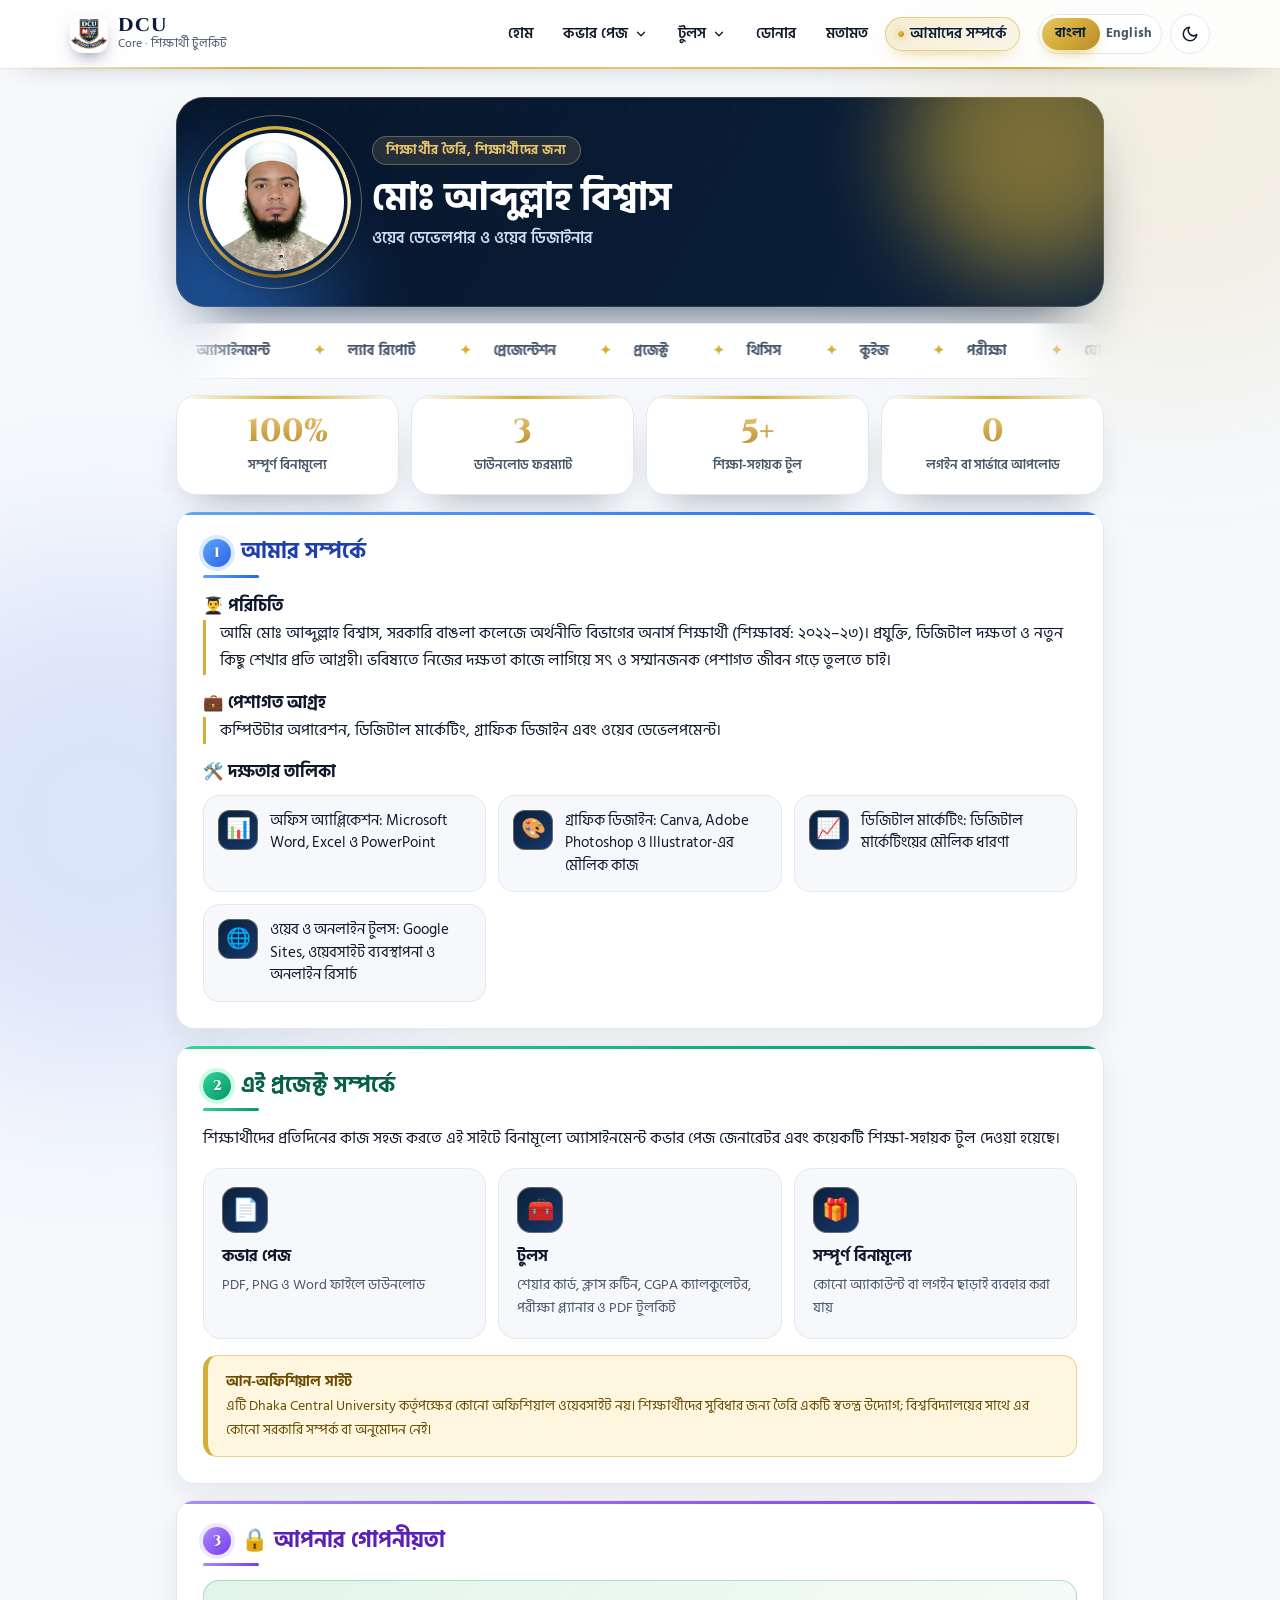
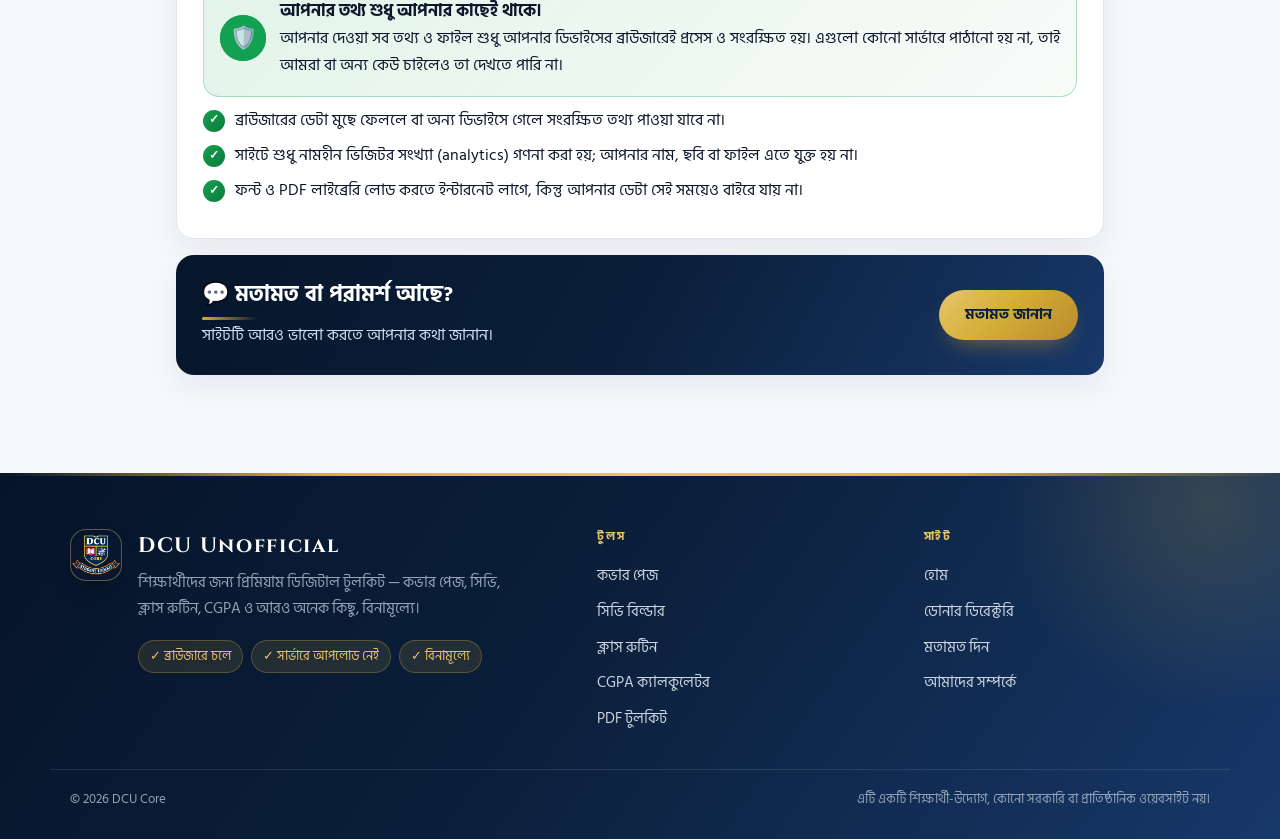
<file: about.html>
<!DOCTYPE html>
<html lang="bn" translate="no">
<head>
<meta name="google" content="notranslate">
<meta charset="UTF-8">
<meta name="viewport" content="width=device-width,initial-scale=1,viewport-fit=cover">
<title>DCU Unofficial</title>
<meta name="theme-color" content="#0a2240">
<link href="https://fonts.googleapis.com/css2?family=Cinzel:wght@700;800&family=Hind+Siliguri:wght@400;500;600;700&display=swap" rel="stylesheet">
<link rel="stylesheet" href="site.css">
<style>
*{box-sizing:border-box}
:root{--gd:var(--gold);--gd2:var(--gold-light);--nv:var(--navy);--nv2:var(--navy-2);--sh:0 18px 40px -22px rgba(10,34,64,.45)}
body{margin:0;background:var(--bg);color:var(--ink);font-family:'Hind Siliguri','Montserrat',sans-serif;line-height:1.7;overflow-x:hidden}
.w{max-width:960px;margin:0 auto;padding:22px 16px 10px}
.sp{position:fixed;top:0;left:0;right:0;height:3px;z-index:9999;transform-origin:0 50%;transform:scaleX(0);background:linear-gradient(90deg,var(--gd),var(--gd2),var(--gd));pointer-events:none}

/* reveal */
.rv{opacity:0;transform:translateY(28px) scale(.985);transition:opacity .8s cubic-bezier(.2,.7,.2,1),transform .8s cubic-bezier(.2,.7,.2,1);transition-delay:var(--d,0ms)}
.rv.in{opacity:1;transform:none}
@keyframes up{from{opacity:0;transform:translateY(16px)}to{opacity:1;transform:none}}
.stg>*{animation:up .6s cubic-bezier(.2,.7,.2,1) both;animation-delay:calc(var(--i,0)*70ms + 120ms)}

/* hero */
.hero2{position:relative;overflow:hidden;border-radius:28px;padding:36px 30px;margin:6px 0 16px;color:#fff;display:flex;gap:28px;align-items:center;flex-wrap:wrap;background:linear-gradient(120deg,#06162b,var(--navy) 40%,var(--navy-2) 75%,var(--navy));background-size:220% 220%;animation:bgm 14s ease-in-out infinite;box-shadow:0 30px 60px -28px rgba(10,34,64,.8),inset 0 0 0 1px rgba(246,214,143,.18)}
@keyframes bgm{50%{background-position:100% 50%}}
.orb{position:absolute;border-radius:50%;filter:blur(46px);opacity:.55;pointer-events:none}
.o1{width:260px;height:260px;right:-60px;top:-80px;background:var(--gold);animation:drift 9s ease-in-out infinite}
.o2{width:220px;height:220px;left:-70px;bottom:-90px;background:#2f7be0;animation:drift 11s ease-in-out infinite reverse}
@keyframes drift{50%{transform:translate(-26px,22px) scale(1.12)}}
.hero2:after{content:"";position:absolute;inset:0;background-image:radial-gradient(rgba(246,214,143,.35) 1px,transparent 1.4px);background-size:26px 26px;opacity:.12;pointer-events:none;mask-image:linear-gradient(180deg,#000,transparent 85%);-webkit-mask-image:linear-gradient(180deg,#000,transparent 85%)}
.avw{position:relative;width:138px;height:138px;flex:none;z-index:1;animation:flt 5s ease-in-out infinite}
@keyframes flt{50%{transform:translateY(-6px)}}
.avw:before{content:"";position:absolute;inset:-7px;border-radius:50%;background:conic-gradient(var(--gold),#fff3c9,#8f6a17,var(--gold-light),var(--gold));animation:spin 6s linear infinite;-webkit-mask:radial-gradient(farthest-side,transparent calc(100% - 4px),#000 calc(100% - 3px));mask:radial-gradient(farthest-side,transparent calc(100% - 4px),#000 calc(100% - 3px))}
.avw:after{content:"";position:absolute;inset:-18px;border-radius:50%;border:1px solid rgba(246,214,143,.4);animation:ring 3.2s ease-out infinite}
@keyframes spin{to{transform:rotate(360deg)}}
@keyframes ring{from{transform:scale(.88);opacity:.9}to{transform:scale(1.12);opacity:0}}
.av{width:100%;height:100%;border-radius:50%;background:linear-gradient(135deg,var(--navy),var(--navy-2));color:var(--gd);display:flex;align-items:center;justify-content:center;font:800 48px 'Cinzel',serif;overflow:hidden;padding:0;border:0;box-shadow:0 12px 30px rgba(0,0,0,.4)}
.av img{width:100%;height:100%;object-fit:cover;display:block;animation:up .8s both}
.hi{position:relative;z-index:1;flex:1;min-width:230px}
.eb{display:inline-block;font-size:12.5px;font-weight:700;letter-spacing:.4px;color:var(--gd2);padding:3px 13px;border-radius:99px;background:rgba(246,214,143,.12);border:1px solid rgba(246,214,143,.3)}
.hero2 h1{margin:10px 0 2px;font-size:clamp(26px,5vw,38px);line-height:1.25;font-weight:700;background:linear-gradient(90deg,#fff 20%,var(--gold-light) 45%,#fff 70%);background-size:220% 100%;-webkit-background-clip:text;background-clip:text;-webkit-text-fill-color:transparent;animation:shim 5s linear infinite}
@keyframes shim{to{background-position:-220% 0}}
.hero2 .r{color:#cfdcf2;font-weight:600;font-size:16px}
.ln{display:flex;flex-wrap:wrap;gap:9px;margin-top:16px}
.ln a{display:inline-flex;align-items:center;gap:7px;padding:8px 17px;border-radius:99px;background:rgba(255,255,255,.08);color:var(--gd2);text-decoration:none;font-weight:700;font-size:14px;border:1px solid rgba(246,214,143,.35);backdrop-filter:blur(6px);transition:transform .3s,background .3s,color .3s,box-shadow .3s}
.ln a:hover{transform:translateY(-3px);background:linear-gradient(135deg,var(--gd),var(--gd2));color:var(--navy);box-shadow:0 10px 22px -8px rgba(212,175,55,.7)}
.ln svg{width:16px;height:16px;flex:none}

/* marquee */
.mq{overflow:hidden;touch-action:pan-y;cursor:grab;user-select:none;-webkit-user-select:none;border-radius:14px;margin:0 0 16px;background:var(--cd);border:1px solid var(--ln);padding:11px 0;mask-image:linear-gradient(90deg,transparent,#000 8%,#000 92%,transparent);-webkit-mask-image:linear-gradient(90deg,transparent,#000 8%,#000 92%,transparent)}
.mt{display:flex;width:max-content;animation:none;will-change:transform}
@media (hover:hover) and (pointer:fine){}
.mt a{position:relative;padding:4px 22px;font-weight:700;font-size:14px;color:var(--mu);white-space:nowrap;text-decoration:none;cursor:pointer;transition:color .2s,transform .2s}
.mt a:before{content:"✦";color:var(--gd);margin-right:22px;display:inline-block;transition:transform .4s}
.mt a:after{content:"";position:absolute;left:44px;right:22px;bottom:0;height:2px;border-radius:2px;background:var(--gd);transform:scaleX(0);transform-origin:left;transition:transform .25s}
.mt a:hover,.mt a:focus-visible{color:var(--ink);transform:translateY(-1px)}
.mt a:hover:before,.mt a:focus-visible:before{transform:rotate(180deg) scale(1.25)}
.mt a:hover:after,.mt a:focus-visible:after{transform:scaleX(1)}
.mt a:focus-visible{outline:2px solid var(--gd);outline-offset:2px;border-radius:8px}
.mq:has(a:focus-visible) .mt{animation-play-state:paused}
.mq.is-dragging{cursor:grabbing}
@keyframes mq{to{transform:translateX(-50%)}}

/* stats */
.st{display:grid;grid-template-columns:repeat(4,1fr);gap:12px;margin-bottom:16px}
.sc{position:relative;overflow:hidden;background:var(--cd);border:1px solid var(--ln);border-radius:20px;padding:18px 12px;text-align:center;box-shadow:var(--sh);transition:transform .4s,box-shadow .4s}
.sc:hover{transform:translateY(-6px)}
.sc:before{content:"";position:absolute;left:0;right:0;top:0;height:3px;background:linear-gradient(90deg,transparent,var(--gd),transparent)}
.sc b{display:block;font:800 32px/1.1 'Cinzel',serif;background:linear-gradient(180deg,var(--gold-light),var(--gold-deep));-webkit-background-clip:text;background-clip:text;-webkit-text-fill-color:transparent}
.sc span{display:block;margin-top:5px;font-size:13px;font-weight:600;color:var(--mu)}

/* cards */
.bx{position:relative;overflow:hidden;background:var(--cd);border:1px solid var(--ln);border-radius:22px;padding:26px;margin:16px 0;box-shadow:var(--sh);transition:transform .4s,box-shadow .4s,border-color .4s}
.bx:before{content:"";position:absolute;inset:0;background:radial-gradient(420px circle at var(--mx,50%) var(--my,0%),rgba(212,175,55,.16),transparent 60%);opacity:0;transition:opacity .4s;pointer-events:none}
.bx:hover{transform:translateY(-3px);border-color:rgba(212,175,55,.55)}
.bx:hover:before{opacity:1}
.bx>*{position:relative}
h2{margin:0 0 14px;font-size:22px;color:var(--ink)}
h2:after{content:"";display:block;width:0;height:3px;margin-top:8px;border-radius:3px;background:linear-gradient(90deg,var(--gd),transparent);transition:width 1s .3s cubic-bezier(.2,.7,.2,1)}
.in h2:after,.bx.in h2:after{width:56px}
.pf h3{margin:18px 0 4px;font-size:16.5px;color:var(--ink)}
.pf p{margin:0;padding-left:14px;border-left:3px solid var(--gd);color:var(--ink)}
.sk{display:grid;grid-template-columns:repeat(auto-fit,minmax(210px,1fr));gap:12px;margin-top:12px}
.skc{display:flex;gap:12px;align-items:flex-start;padding:14px;border-radius:16px;background:var(--bg);border:1px solid var(--ln);font-size:14.5px;line-height:1.55;transition:transform .35s,border-color .35s,box-shadow .35s}
.skc:hover{transform:translateY(-4px) rotate(-.4deg);border-color:var(--gd);box-shadow:0 14px 26px -16px rgba(212,175,55,.7)}
.skc i{font-style:normal;flex:none;width:40px;height:40px;border-radius:12px;display:grid;place-items:center;font-size:20px;background:linear-gradient(135deg,var(--navy),var(--navy-2));box-shadow:inset 0 0 0 1px rgba(246,214,143,.35)}
.fg{display:grid;grid-template-columns:repeat(auto-fit,minmax(220px,1fr));gap:12px;margin-top:14px}
.ft{padding:18px;border-radius:18px;background:var(--bg);border:1px solid var(--ln);transition:transform .35s,border-color .35s,box-shadow .35s}
.ft:hover{transform:translateY(-5px);border-color:var(--gd);box-shadow:0 16px 30px -18px rgba(212,175,55,.75)}
.ft i{font-style:normal;display:grid;place-items:center;width:46px;height:46px;border-radius:14px;font-size:22px;margin-bottom:10px;background:linear-gradient(135deg,var(--navy),var(--navy-2));box-shadow:inset 0 0 0 1px rgba(246,214,143,.35);animation:flt 4.5s ease-in-out infinite}
.ft b{display:block;font-size:16px}
.ft span{display:block;font-size:14px;color:var(--mu);margin-top:2px}
.nt{background:#fff6e0;border:1px solid #f0d28a;color:#6b4b00;border-radius:14px;padding:14px 18px;font-size:14px;margin-top:16px;border-left:5px solid var(--gd)}
body.dark .nt{background:#3a2d0c;border-color:#6b5320;color:#f3d48a}

/* privacy */
.pvh{display:flex;gap:14px;align-items:center;padding:16px;border-radius:16px;margin-bottom:6px;background:linear-gradient(135deg,rgba(18,161,80,.12),rgba(18,161,80,.03));border:1px solid rgba(18,161,80,.3)}
.pvh em{font-style:normal;flex:none;width:46px;height:46px;border-radius:50%;display:grid;place-items:center;font-size:22px;background:#12a150;position:relative}
.pvh em:after{content:"";position:absolute;inset:0;border-radius:50%;border:2px solid #12a150;animation:ring 2.4s ease-out infinite}
.pv b{font-size:16.5px}
.cl{list-style:none;margin:10px 0 0;padding:0}
.cl li{position:relative;margin:8px 0;padding-left:32px}
.cl li:before{content:"✓";position:absolute;left:0;top:3px;width:22px;height:22px;border-radius:50%;display:grid;place-items:center;font-size:12px;font-weight:800;color:#fff;background:linear-gradient(135deg,#12a150,#0e7a3c)}

/* cta */
.cta{display:flex;align-items:center;justify-content:space-between;gap:16px;flex-wrap:wrap;color:#fff;border:0;background:linear-gradient(120deg,#06162b,var(--navy) 50%,var(--navy-2));background-size:200% 200%;animation:bgm 12s ease-in-out infinite}
.cta h2{color:#fff}
.cta span.s{color:#cfdcf2}
.bt{position:relative;overflow:hidden;display:inline-block;padding:12px 26px;border-radius:99px;background:linear-gradient(135deg,var(--gd),var(--gd2));color:var(--navy);text-decoration:none;font-weight:700;font-size:15px;border:0;cursor:pointer;font-family:inherit;box-shadow:0 12px 26px -10px rgba(212,175,55,.8);transition:transform .3s}
.bt:hover{transform:translateY(-3px) scale(1.04)}
.bt:after{content:"";position:absolute;top:0;left:-70%;width:40%;height:100%;background:linear-gradient(100deg,transparent,rgba(255,255,255,.7),transparent);transform:skewX(-20deg);animation:sw 3.2s ease-in-out infinite}
@keyframes sw{60%,100%{left:140%}}

:focus-visible{outline:3px solid var(--gd);outline-offset:2px}
html{scroll-behavior:smooth;scroll-padding-top:80px}
@media(max-width:640px){.hero2{padding:28px 20px;text-align:center;justify-content:center}.ln{justify-content:center}.st{grid-template-columns:1fr 1fr}.bx{padding:20px}}
@media(prefers-reduced-motion:reduce){*,*:before,*:after{animation:none!important;transition:none!important}.rv{opacity:1;transform:none}h2:after{width:56px}}
</style>
<link rel="stylesheet" href="premium.css">
<link rel="stylesheet" href="dcu-layout.css">
<link rel="stylesheet" href="dcu-lang.css">
<script src="dcu-layout.js" defer></script>
<script src="dcu-lang.js" defer></script>
<script>
/* site-shared.js
 * Shared helpers used by about.html, feedback.html and tools.html.
 * Load in <head> BEFORE the page's own script:
 *   (include it in the page head)
 *
 * $L(s)   : "বাংলা|English" -> text for the current language
 * L       : same as $L (short name used by the pages)
 * $DEV    : developer profile used by About and Feedback
 * $SOC    : builds a link chip HTML string
 */
(function () {
  "use strict";

  var KEY = "dcu-lang";

  function currentLang() {
    var l = document.documentElement.getAttribute("data-lang");
    if (l === "en" || l === "bn") return l;
    try { return localStorage.getItem(KEY) === "en" ? "en" : "bn"; }
    catch (e) { return "bn"; }
  }

  function esc(s) {
    return String(s == null ? "" : s).replace(/[&<>"']/g, function (c) {
      return { "&": "&amp;", "<": "&lt;", ">": "&gt;", '"': "&quot;", "'": "&#39;" }[c];
    });
  }

  function pick(s) {
    var str = String(s == null ? "" : s);
    var i = str.indexOf("|");
    if (i < 0) return str;
    return currentLang() === "en" ? str.slice(i + 1) : str.slice(0, i);
  }

  window.$L = pick;
  window.L = pick;

  /* developer profile — add your links/email here when you want them shown.
   * links: [ ["LinkedIn", "https://..."], ... ]   email: "you@example.com"
   * (Links whose label/URL contains "github" are hidden by the About page.) */
  window.$DEV = {
    /* bilingual name: shows Bangla or English depending on the language switch */
    get name() { return pick("মোঃ আব্দুল্লাহ বিশ্বাস|Md Abdullah Biswas"); },
    links: [],
    email: ""
  };

  window.$SOC = function (key, href, label, external) {
    var text = label || key;
    var target = external === false ? "" : ' target="_blank" rel="noopener"';
    return '<a href="' + esc(href) + '"' + target + ">" + esc(text) + "</a>";
  };
})();

</script>
<link rel="icon" type="image/png" sizes="32x32" href="favicon-32.png">
<link rel="icon" type="image/png" sizes="16x16" href="favicon-16.png">
<link rel="apple-touch-icon" sizes="180x180" href="apple-touch-icon.png">
<link rel="manifest" href="manifest.json">
</head>
<body data-page="about">
<div class="sp" id="sp"></div>
<div id="hdr"></div>
<main class="w">

<section class="hero2 rv">
 <div class="orb o1"></div><div class="orb o2"></div>
 <div class="avw"><div class="av" id="av">D</div></div>
 <div class="hi"><span class="eb t">শিক্ষার্থীর তৈরি, শিক্ষার্থীদের জন্য|Made by a student, for students</span><h1 id="dn"></h1><div class="r" id="dr"></div><div class="ln stg" id="dl"></div></div>
</section>

<nav class="mq rv" aria-label="Tools"><div class="mt">
 <a href="cover.html#assignment"><span class="t">অ্যাসাইনমেন্ট|Assignment</span></a><a href="cover.html#lab"><span class="t">ল্যাব রিপোর্ট|Lab Report</span></a><a href="cover.html#presentation"><span class="t">প্রেজেন্টেশন|Presentation</span></a><a href="cover.html#project"><span class="t">প্রজেক্ট|Project</span></a><a href="cover.html#thesis"><span class="t">থিসিস|Thesis</span></a><a href="cover.html#quiz"><span class="t">কুইজ|Quiz</span></a><a href="cover.html#exam"><span class="t">পরীক্ষা|Exam</span></a><a href="cover.html#declaration"><span class="t">ঘোষণাপত্র|Declaration</span></a><a href="cover.html#approval"><span class="t">অনুমোদনপত্র|Approval</span></a><a href="cover.html#acknowledgment"><span class="t">কৃতজ্ঞতা স্বীকার|Acknowledgment</span></a><a href="cover.html#contents"><span class="t">সূচিপত্র|Contents</span></a><a href="tools.html#cv"><span class="t">সিভি বিল্ডার|CV Builder</span></a><a href="tools.html#card"><span class="t">শেয়ার কার্ড|Share Card</span></a><a href="tools.html#routine"><span class="t">ক্লাস রুটিন|Class Routine</span></a><a href="tools.html#cgpa"><span class="t">CGPA ক্যালকুলেটর|CGPA Calculator</span></a><a href="tools.html#exam"><span class="t">পরীক্ষা প্ল্যানার|Exam Planner</span></a><a href="tools.html#pdf"><span class="t">PDF টুলকিট|PDF Toolkit</span></a><a href="tools.html#calc"><span class="t">সায়েন্টিফিক ক্যালকুলেটর|Scientific Calculator</span></a><a href="blood.html"><span class="t">ডোনার ডিরেক্টরি|Donor Directory</span></a>
 <a href="cover.html#assignment" tabindex="-1" aria-hidden="true"><span class="t">অ্যাসাইনমেন্ট|Assignment</span></a><a href="cover.html#lab" tabindex="-1" aria-hidden="true"><span class="t">ল্যাব রিপোর্ট|Lab Report</span></a><a href="cover.html#presentation" tabindex="-1" aria-hidden="true"><span class="t">প্রেজেন্টেশন|Presentation</span></a><a href="cover.html#project" tabindex="-1" aria-hidden="true"><span class="t">প্রজেক্ট|Project</span></a><a href="cover.html#thesis" tabindex="-1" aria-hidden="true"><span class="t">থিসিস|Thesis</span></a><a href="cover.html#quiz" tabindex="-1" aria-hidden="true"><span class="t">কুইজ|Quiz</span></a><a href="cover.html#exam" tabindex="-1" aria-hidden="true"><span class="t">পরীক্ষা|Exam</span></a><a href="cover.html#declaration" tabindex="-1" aria-hidden="true"><span class="t">ঘোষণাপত্র|Declaration</span></a><a href="cover.html#approval" tabindex="-1" aria-hidden="true"><span class="t">অনুমোদনপত্র|Approval</span></a><a href="cover.html#acknowledgment" tabindex="-1" aria-hidden="true"><span class="t">কৃতজ্ঞতা স্বীকার|Acknowledgment</span></a><a href="cover.html#contents" tabindex="-1" aria-hidden="true"><span class="t">সূচিপত্র|Contents</span></a><a href="tools.html#cv" tabindex="-1" aria-hidden="true"><span class="t">সিভি বিল্ডার|CV Builder</span></a><a href="tools.html#card" tabindex="-1" aria-hidden="true"><span class="t">শেয়ার কার্ড|Share Card</span></a><a href="tools.html#routine" tabindex="-1" aria-hidden="true"><span class="t">ক্লাস রুটিন|Class Routine</span></a><a href="tools.html#cgpa" tabindex="-1" aria-hidden="true"><span class="t">CGPA ক্যালকুলেটর|CGPA Calculator</span></a><a href="tools.html#exam" tabindex="-1" aria-hidden="true"><span class="t">পরীক্ষা প্ল্যানার|Exam Planner</span></a><a href="tools.html#pdf" tabindex="-1" aria-hidden="true"><span class="t">PDF টুলকিট|PDF Toolkit</span></a><a href="tools.html#calc" tabindex="-1" aria-hidden="true"><span class="t">সায়েন্টিফিক ক্যালকুলেটর|Scientific Calculator</span></a><a href="blood.html" tabindex="-1" aria-hidden="true"><span class="t">ডোনার ডিরেক্টরি|Donor Directory</span></a>
</div></nav>

<div class="st">
 <div class="sc rv" style="--d:0ms"><b data-to="100" data-sfx="%">0</b><span class="t">সম্পূর্ণ বিনামূল্যে|Completely free</span></div>
 <div class="sc rv" style="--d:90ms"><b data-to="3">0</b><span class="t">ডাউনলোড ফরম্যাট|Download formats</span></div>
 <div class="sc rv" style="--d:180ms"><b data-to="5" data-sfx="+">0</b><span class="t">শিক্ষা-সহায়ক টুল|Study tools</span></div>
 <div class="sc rv" style="--d:270ms"><b data-to="0">0</b><span class="t">লগইন বা সার্ভারে আপলোড|Logins or uploads</span></div>
</div>

<div class="bx sec-1 rv"><h2 class="t">আমার সম্পর্কে|About Me</h2><div id="db" class="pf"></div><div class="sk" id="ds"></div></div>

<div class="bx sec-2 rv"><h2 class="t">এই প্রজেক্ট সম্পর্কে|About This Project</h2>
<p class="t">শিক্ষার্থীদের প্রতিদিনের কাজ সহজ করতে এই সাইটে বিনামূল্যে অ্যাসাইনমেন্ট কভার পেজ জেনারেটর এবং কয়েকটি শিক্ষা-সহায়ক টুল দেওয়া হয়েছে।|This site offers a free assignment cover page generator and several study tools to make everyday student work easier.</p>
<div class="fg">
 <div class="ft rv" style="--d:0ms"><i>📄</i><b class="t">কভার পেজ|Cover Pages</b><span class="t">PDF, PNG ও Word ফাইলে ডাউনলোড|Download as PDF, PNG or Word</span></div>
 <div class="ft rv" style="--d:100ms"><i>🧰</i><b class="t">টুলস|Tools</b><span class="t">শেয়ার কার্ড, ক্লাস রুটিন, CGPA ক্যালকুলেটর, পরীক্ষা প্ল্যানার ও PDF টুলকিট|Share card, class routine, CGPA calculator, exam planner and PDF toolkit</span></div>
 <div class="ft rv" style="--d:200ms"><i>🎁</i><b class="t">সম্পূর্ণ বিনামূল্যে|Completely Free</b><span class="t">কোনো অ্যাকাউন্ট বা লগইন ছাড়াই ব্যবহার করা যায়|No account or login required</span></div>
</div>
<div class="nt"><b class="t">আন-অফিশিয়াল সাইট|Unofficial Website</b><br><span class="t">এটি Dhaka Central University কর্তৃপক্ষের কোনো অফিশিয়াল ওয়েবসাইট নয়। শিক্ষার্থীদের সুবিধার জন্য তৈরি একটি স্বতন্ত্র উদ্যোগ; বিশ্ববিদ্যালয়ের সাথে এর কোনো সরকারি সম্পর্ক বা অনুমোদন নেই।|This is not an official website of Dhaka Central University. It is an independent student-support initiative with no official affiliation with or endorsement from the university.</span></div>
</div>

<div class="bx sec-3 rv" id="privacy"><h2 class="t">🔒 আপনার গোপনীয়তা|🔒 Your Privacy</h2>
<div class="pvh"><em>🛡️</em><div class="pv"><b class="t">আপনার তথ্য শুধু আপনার কাছেই থাকে।|Your information stays with you.</b><br><span class="t">আপনার দেওয়া সব তথ্য ও ফাইল শুধু আপনার ডিভাইসের ব্রাউজারেই প্রসেস ও সংরক্ষিত হয়। এগুলো কোনো সার্ভারে পাঠানো হয় না, তাই আমরা বা অন্য কেউ চাইলেও তা দেখতে পারি না।|All the information and files you enter are processed and stored only in your device's browser. They are never sent to a server, so neither we nor anyone else can see them.</span></div></div>
<ul class="cl">
<li class="t">ব্রাউজারের ডেটা মুছে ফেললে বা অন্য ডিভাইসে গেলে সংরক্ষিত তথ্য পাওয়া যাবে না।|Clearing your browser data, or switching devices, will remove saved information.</li>
<li class="t">সাইটে শুধু নামহীন ভিজিটর সংখ্যা (analytics) গণনা করা হয়; আপনার নাম, ছবি বা ফাইল এতে যুক্ত হয় না।|Only anonymous visit counts (analytics) are collected; your name, photos and files are never included.</li>
<li class="t">ফন্ট ও PDF লাইব্রেরি লোড করতে ইন্টারনেট লাগে, কিন্তু আপনার ডেটা সেই সময়েও বাইরে যায় না।|Fonts and the PDF library load from the internet, but your data does not leave your device.</li>
</ul></div>

<div class="bx cta rv">
<div><h2 class="t" style="margin-bottom:2px">💬 মতামত বা পরামর্শ আছে?|💬 Have feedback or a suggestion?</h2><span class="t s">সাইটটি আরও ভালো করতে আপনার কথা জানান।|Tell us how we can make this site better.</span></div>
<a class="bt" href="feedback.html"><span class="t">মতামত জানান|Send Feedback</span></a></div>

</main>
<div id="ftr"></div>
<script src="site.js?v=2"></script>
<script>
const $=s=>document.querySelector(s),D=$DEV,L=$L;
const PHOTO='devloper.jpg';
const ROLE='ওয়েব ডেভেলপার ও ওয়েব ডিজাইনার|Web Developer & Web Designer';
const HIDE=/github/i;
const PROFILE=[
 ['👨‍🎓 পরিচিতি|👨‍🎓 About','আমি মোঃ আব্দুল্লাহ বিশ্বাস, সরকারি বাঙলা কলেজে অর্থনীতি বিভাগের অনার্স শিক্ষার্থী (শিক্ষাবর্ষ: ২০২২–২৩)। প্রযুক্তি, ডিজিটাল দক্ষতা ও নতুন কিছু শেখার প্রতি আগ্রহী। ভবিষ্যতে নিজের দক্ষতা কাজে লাগিয়ে সৎ ও সম্মানজনক পেশাগত জীবন গড়ে তুলতে চাই।|I am Md. Abdullah Biswas, an Honours student of Economics at Government Bangla College (session 2022–23). I am interested in technology, digital skills and learning new things, and I hope to build an honest and respectable career using my skills.'],
 ['💼 পেশাগত আগ্রহ|💼 Professional Interests','কম্পিউটার অপারেশন, ডিজিটাল মার্কেটিং, গ্রাফিক ডিজাইন এবং ওয়েব ডেভেলপমেন্ট।|Computer operation, digital marketing, graphic design and web development.']
];
const SKILLS=[
 'অফিস অ্যাপ্লিকেশন: Microsoft Word, Excel ও PowerPoint|Office applications: Microsoft Word, Excel and PowerPoint',
 'গ্রাফিক ডিজাইন: Canva, Adobe Photoshop ও Illustrator-এর মৌলিক কাজ|Graphic design: Canva, and basics of Adobe Photoshop and Illustrator',
 'ডিজিটাল মার্কেটিং: ডিজিটাল মার্কেটিংয়ের মৌলিক ধারণা|Digital marketing: fundamentals of digital marketing',
 'ওয়েব ও অনলাইন টুলস: Google Sites, ওয়েবসাইট ব্যবস্থাপনা ও অনলাইন রিসার্চ|Web & online tools: Google Sites, website management and online research'
];
const SKI=['📊','🎨','📈','🌐'];
const esc=s=>String(s).replace(/[&<>"']/g,m=>'&#'+m.charCodeAt(0)+';');
function render(){
 const av=$('#av');av.textContent=[...D.name][0]||'D';
 const im=new Image();im.alt=D.name;im.onload=()=>{av.textContent='';av.appendChild(im)};im.src=PHOTO;
 $('#dn').textContent=D.name;$('#dr').textContent=L(ROLE);$('#db').innerHTML=PROFILE.map(([h,t])=>`<h3>${esc(L(h))}</h3><p>${esc(L(t))}</p>`).join('')+`<h3>${L('🛠️ দক্ষতার তালিকা|🛠️ Skills')}</h3>`;
 const ls=D.links.filter(l=>l[1]&&!HIDE.test(l[0])&&!HIDE.test(l[1])).map(l=>$SOC(l[0],l[1]));
 if(D.email)ls.push($SOC('email','mailto:'+D.email,L('ইমেইল|Email'),false));
 $('#dl').innerHTML=ls.join('');
 [...$('#dl').children].forEach((c,i)=>c.style.setProperty('--i',i));
 $('#ds').innerHTML=SKILLS.map((x,i)=>`<div class="skc" style="--i:${i}"><i>${SKI[i]||'✨'}</i><span>${esc(L(x))}</span></div>`).join('');
 $('#ds').classList.add('stg');
}

/* ===== অ্যানিমেশন ===== */
const RM=matchMedia('(prefers-reduced-motion:reduce)').matches;
function count(el){
 const to=+el.dataset.to,sx=el.dataset.sfx||'';
 if(RM||!to){el.textContent=to+sx;return}
 const t0=performance.now(),dur=1500;
 (function f(t){const p=Math.min(1,(t-t0)/dur),e=1-Math.pow(1-p,3);el.textContent=Math.round(to*e)+sx;if(p<1)requestAnimationFrame(f)})(t0);
}
const io='IntersectionObserver' in window?new IntersectionObserver(es=>es.forEach(e=>{
 if(!e.isIntersecting)return;
 e.target.classList.add('in');
 e.target.querySelectorAll('[data-to]').forEach(count);
 io.unobserve(e.target);
}),{threshold:.12,rootMargin:'0px 0px -40px 0px'}):null;
document.querySelectorAll('.rv').forEach(el=>{
 if(io)io.observe(el);else{el.classList.add('in');el.querySelectorAll('[data-to]').forEach(count)}
});
/* স্ক্রল প্রগ্রেস বার */
const sp=$('#sp');
addEventListener('scroll',()=>{const h=document.documentElement;sp.style.transform=`scaleX(${Math.min(1,scrollY/Math.max(1,h.scrollHeight-innerHeight))})`},{passive:true});
/* কার্ডে মাউসের আলো */
document.addEventListener('pointermove',e=>{
 const b=e.target.closest&&e.target.closest('.bx');if(!b)return;
 const r=b.getBoundingClientRect();b.style.setProperty('--mx',(e.clientX-r.left)+'px');b.style.setProperty('--my',(e.clientY-r.top)+'px');
});

/* ফিরে এলে (Back/bfcache) মার্কি ও ভাষা ঠিক করা */
function kickMarquee(){
 const m=document.querySelector('.mt');if(!m)return;
 const ae=document.activeElement;if(ae&&ae!==document.body&&ae.closest&&ae.closest('.mq'))ae.blur();
 m.style.animation='none';void m.offsetWidth;m.style.animation='';
}
addEventListener('pageshow',()=>{kickMarquee();render()});
addEventListener('storage',()=>render());
document.addEventListener('visibilitychange',()=>{if(!document.hidden)kickMarquee()});
window.onLang=render;render();
</script>
<script src="premium.js"></script>
<script>
/* Premium marquee: drifts on its own, can be dragged / swiped / scrolled,
   keeps momentum after release, and pauses on hover or keyboard focus. */
(function () {
  var nav = document.querySelector("nav.mq");
  var track = nav && nav.querySelector(".mt");
  if (!track) return;

  var reduce = window.matchMedia && matchMedia("(prefers-reduced-motion: reduce)").matches;
  var SPEED = reduce ? 0 : 38;          // px per second while idle
  var x = 0, v = 0, lastT = 0;
  var dragging = false, moved = false, startX = 0, startOff = 0, lastX = 0, lastTs = 0;
  var hovering = false, focused = false;

  function half() { return track.scrollWidth / 2 || 1; }
  function wrap() {
    var h = half();
    while (x <= -h) x += h;
    while (x > 0) x -= h;
  }
  function draw() { track.style.transform = "translate3d(" + x.toFixed(2) + "px,0,0)"; }

  function frame(t) {
    if (!lastT) lastT = t;
    var dt = Math.min(64, t - lastT) / 1000;
    lastT = t;
    if (!dragging) {
      if (Math.abs(v) > 4) {
        x += v * dt;
        v *= Math.pow(0.05, dt);           // momentum decays smoothly
      } else {
        v = 0;
        if (!hovering && !focused) x -= SPEED * dt;
      }
    }
    wrap();
    draw();
    requestAnimationFrame(frame);
  }

  nav.addEventListener("pointerdown", function (e) {
    if (e.button !== 0 && e.pointerType === "mouse") return;
    dragging = true; moved = false;
    startX = lastX = e.clientX;
    startOff = x;
    lastTs = performance.now();
    v = 0;
  });

  window.addEventListener("pointermove", function (e) {
    if (!dragging) return;
    var dx = e.clientX - startX;
    if (Math.abs(dx) > 6) { moved = true; nav.classList.add("is-dragging"); }
    x = startOff + dx;
    var now = performance.now(), dtm = Math.max(1, now - lastTs);
    v = ((e.clientX - lastX) / dtm) * 1000;   // px/s
    lastX = e.clientX; lastTs = now;
    wrap(); draw();
  });

  function endDrag() {
    if (!dragging) return;
    dragging = false;
    nav.classList.remove("is-dragging");
    if (!moved) return;
    v = Math.max(-2200, Math.min(2200, v));
    if (performance.now() - lastTs > 90) v = 0;   // held still before release
  }
  window.addEventListener("pointerup", endDrag);
  window.addEventListener("pointercancel", endDrag);

  /* stop the browser's own link drag, which swallows the mouse movement */
  nav.addEventListener("dragstart", function (e) { e.preventDefault(); });
  nav.querySelectorAll("a, img").forEach(function (el) { el.setAttribute("draggable", "false"); });

  /* a drag should not open a link */
  nav.addEventListener("click", function (e) {
    if (moved) { e.preventDefault(); e.stopPropagation(); moved = false; }
  }, true);

  /* trackpad / shift+wheel moves it too */
  nav.addEventListener("wheel", function (e) {
    var dx = Math.abs(e.deltaX) > Math.abs(e.deltaY) ? e.deltaX : e.deltaY * 0.6;
    x -= dx; v = 0; wrap(); draw();
  }, { passive: true });

  if (window.matchMedia("(hover:hover) and (pointer:fine)").matches) {
    nav.addEventListener("mouseenter", function () { hovering = true; });
    nav.addEventListener("mouseleave", function () { hovering = false; });
  }
  nav.addEventListener("focusin", function () { focused = true; });
  nav.addEventListener("focusout", function () { focused = false; });

  requestAnimationFrame(frame);
})();
</script>
<script>
/* Premium desktop wheel scrolling: eased glide, works both up and down.
   Touch, inner scrollable areas and the menu bar keep their own behaviour. */
(function () {
  var root = document.documentElement;
  if (!(window.matchMedia && matchMedia("(pointer:fine)").matches)) return;

  var reduce = window.matchMedia && matchMedia("(prefers-reduced-motion: reduce)").matches;
  var EASE = reduce ? 1 : 0.12;
  var STEP = 0.9;
  var se = document.scrollingElement || root;


  root.style.scrollBehavior = "auto";

  var target = 0, current = 0, running = false;

  function pos() { return window.pageYOffset || se.scrollTop || 0; }
  function setPos(y) { window.scrollTo(0, y); }

  function loop() {
    var diff = target - current;
    if (Math.abs(diff) < 0.4) {
      current = target;
      setPos(current);
      running = false;
      return;
    }
    current += diff * EASE;
    setPos(current);
    /* the browser clamped us (end of page): stop chasing */
    if (Math.abs(pos() - current) > 2) {
      current = target = pos();
      running = false;
      return;
    }
    requestAnimationFrame(loop);
  }

  function kick() {
    if (!running) { running = true; requestAnimationFrame(loop); }
  }

  /* keep in sync when the user scrolls another way (scrollbar, keys) */
  window.addEventListener("scroll", function () {
    if (!running) { current = target = pos(); }
  }, { passive: true });

  /* ----- wheel ----- */
  window.addEventListener("wheel", function (e) {
    if (e.ctrlKey || e.metaKey || e.altKey) return;
    var t = e.target;
    if (t && t.closest && t.closest("textarea, select, input, [contenteditable], .mq, [data-native-scroll]")) return;

    var dy = e.deltaY;
    if (e.deltaMode === 1) dy *= 40;
    else if (e.deltaMode === 2) dy *= window.innerHeight;
    if (!dy) return;
    e.preventDefault();

    if (!running) { current = target = pos(); }
    target = Math.max(0, target + dy * STEP);
    kick();
  }, { passive: false });

})();
</script>
</body>
</html>
</file>
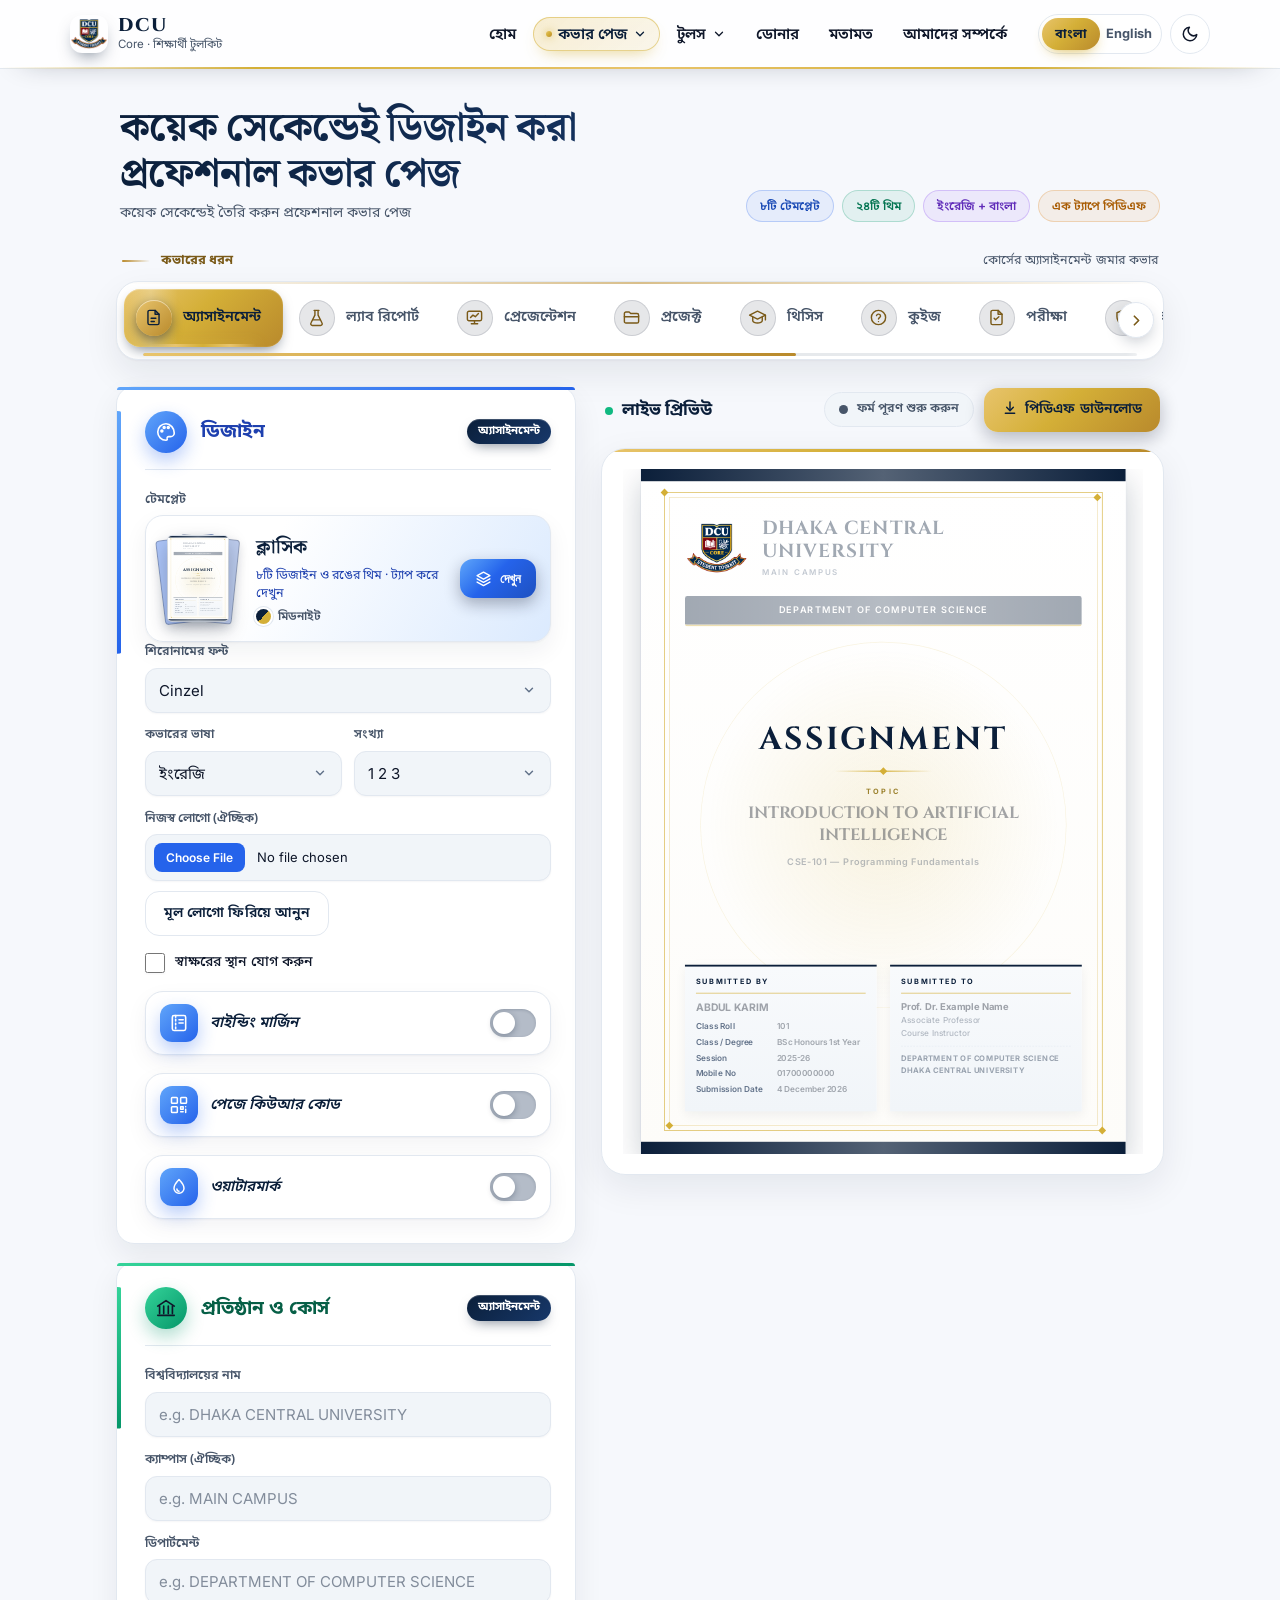
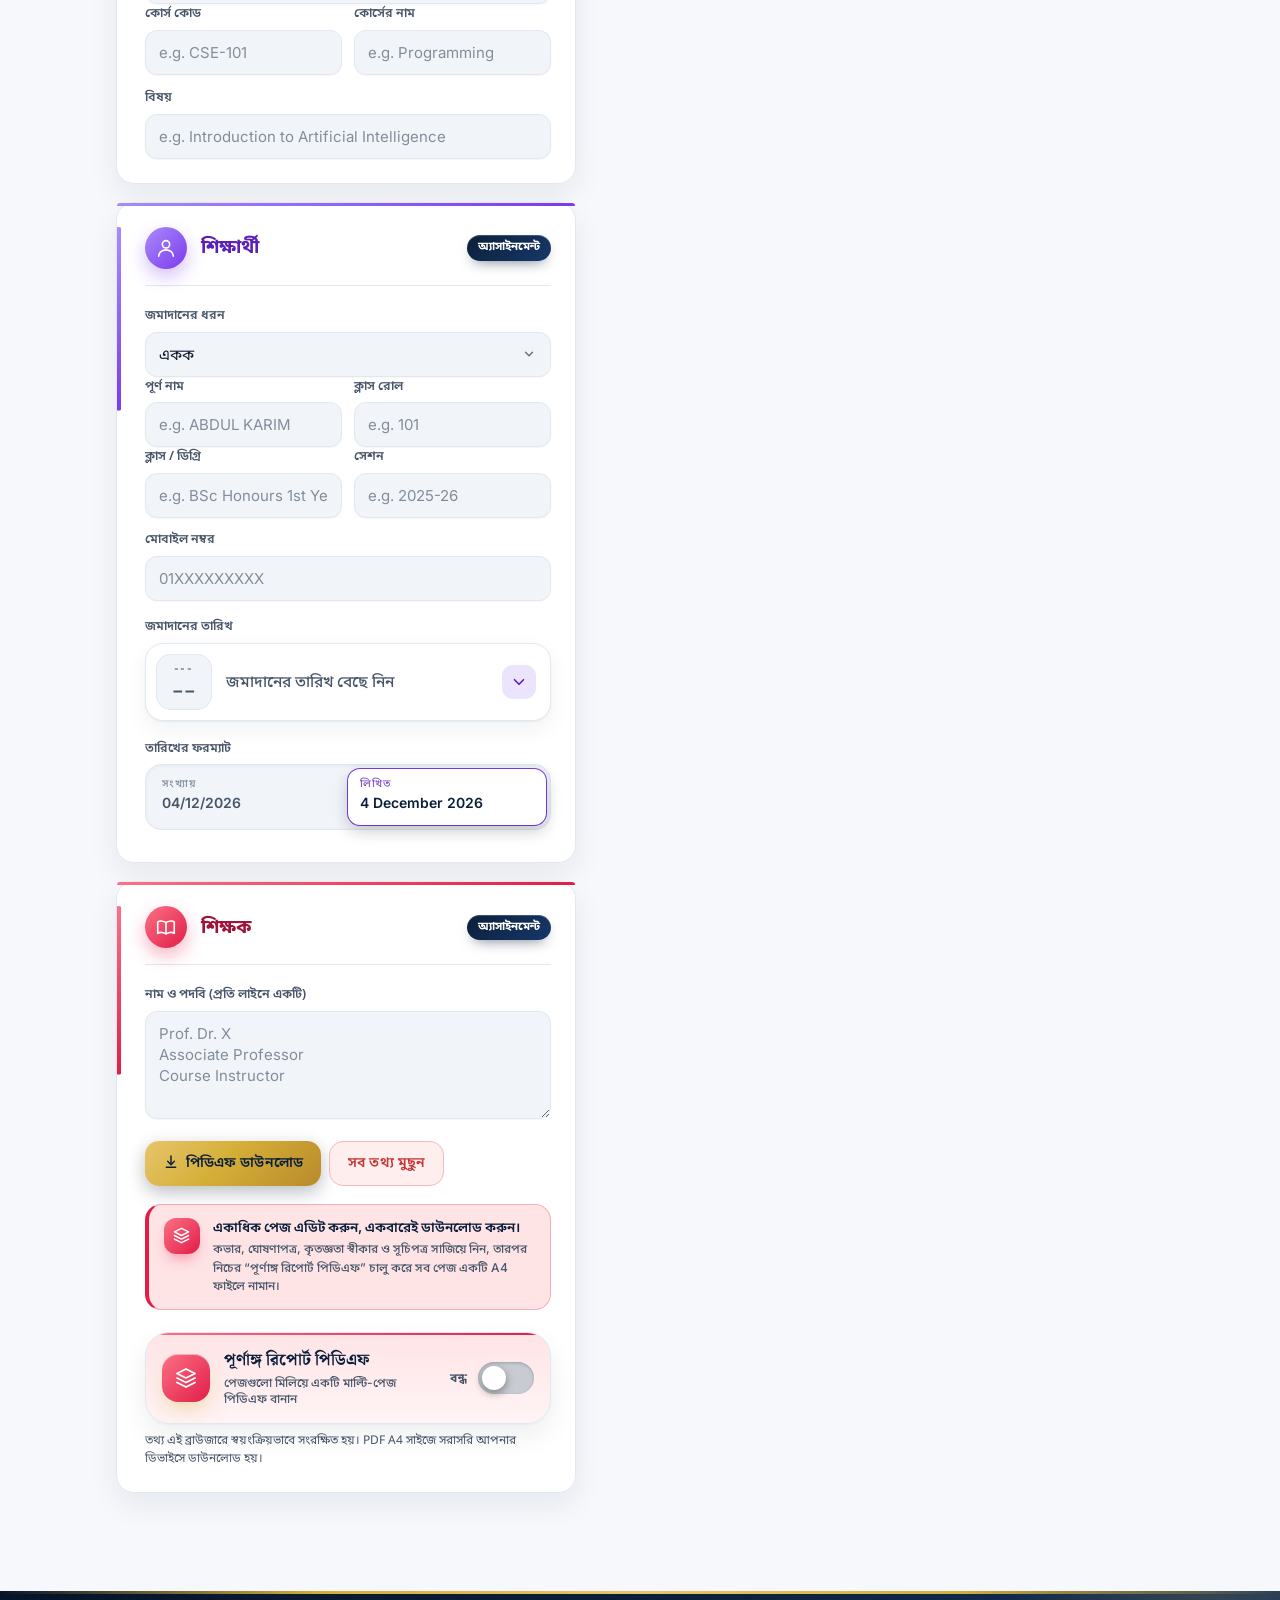
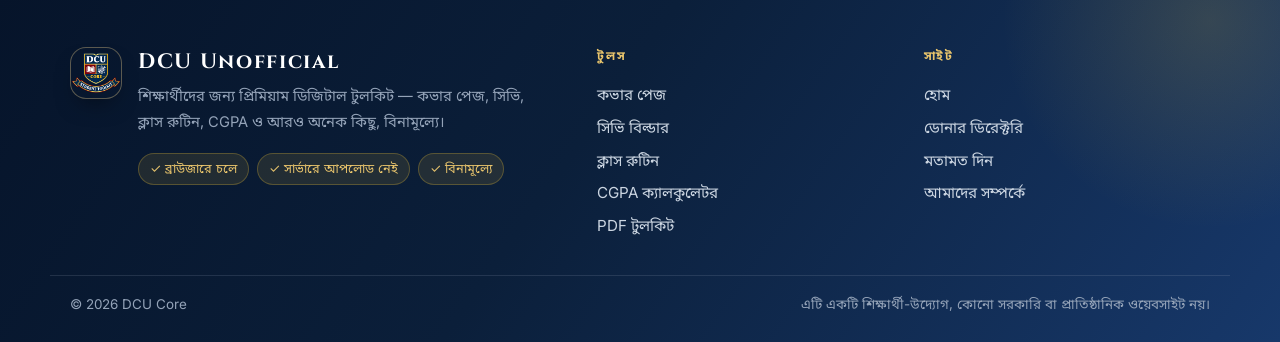
<file: cover.html>
<!DOCTYPE html>
<html lang="en" data-ui="brand" data-ui-lang="en">
<head>
<meta charset="UTF-8">
<meta name="viewport" content="width=device-width, initial-scale=1">
<meta name="description" content="Cover Page Studio · কভার পেজ স্টুডিও — অ্যাসাইনমেন্ট ও রিপোর্টের জন্য A4 কভার পেজ বানিয়ে PDF হিসেবে ডাউনলোড করুন।">
<meta name="color-scheme" content="light dark">
<meta name="theme-color" content="#0A1A33">
<title>Cover Page Studio · কভার পেজ স্টুডিও</title>
<script>(function(){var t=null;try{t=localStorage.getItem('cps-theme')}catch(e){}if(t!=='dark'&&t!=='light')t=(window.matchMedia&&matchMedia('(prefers-color-scheme: dark)').matches)?'dark':'light';document.documentElement.setAttribute('data-theme',t)})();</script>
<script>(function(){try{var n=navigator,m=n.deviceMemory||8,c=n.hardwareConcurrency||8,co=window.matchMedia&&matchMedia('(pointer:coarse)').matches,sd=n.connection&&n.connection.saveData;if(m<=4||c<=4||sd||co)document.documentElement.classList.add('lite')}catch(e){}})();</script>
<link rel="preconnect" href="https://fonts.googleapis.com">
<link rel="preconnect" href="https://fonts.gstatic.com" crossorigin>
<link rel="stylesheet" href="https://fonts.googleapis.com/css2?family=Cinzel:wght@500;700&family=Inter:wght@400;500;600;700&family=Montserrat:wght@500;700&family=Noto+Sans+Bengali:wght@400;500;600;700&family=Noto+Serif+Bengali:wght@500;700&family=Playfair+Display:wght@500;700&display=swap" media="print" onload="this.media='all'"><noscript><link rel="stylesheet" href="https://fonts.googleapis.com/css2?family=Cinzel:wght@500;700&family=Inter:wght@400;500;600;700&family=Montserrat:wght@500;700&family=Noto+Sans+Bengali:wght@400;500;600;700&family=Noto+Serif+Bengali:wght@500;700&family=Playfair+Display:wght@500;700&display=swap"></noscript>
<link rel="stylesheet" href="cover.css">
<link rel="stylesheet" href="dcu-layout.css">
<link rel="stylesheet" href="dcu-lang.css">
<script src="dcu-layout.js" defer></script>
<script src="dcu-lang.js" defer></script>
<style>
#cvTop{position:fixed;top:0;left:0;right:0;height:3px;padding:0;margin:0;background:none;border:0;box-shadow:none;z-index:60;display:block;pointer-events:none;backdrop-filter:none;-webkit-backdrop-filter:none}
#cvTop::after{top:0;bottom:auto}
/* Keep the whole tool in a centered middle column (like the donor page), not full screen */
.app{max-width:1100px;margin-left:auto;margin-right:auto}
/* Mobile preview bar: keep the Bangla button labels visible (they were hidden, leaving blank buttons) */
html[data-ui-lang="bn"] .pv .pbar .acts .btn > small.t-bn{display:inline!important;margin-left:0}
/* Template gallery on phones/touch: remove the heavy blur shadows and glow that make Browse feel laggy */
@media (hover:none),(pointer:coarse){
  .gs-card,.gs.act .gs-card{box-shadow:0 4px 10px rgba(0,0,0,.35)!important;contain:strict}
  .gs::before,.gs-tint,.gs-glare{display:none!important}
  .gal-stage{will-change:auto  /* while swiping, pause painting of cards far from the centre (the main cost on phones) */
  .gal.mv .gs.far{visibility:hidden}
}
/* Phone: no animations at all in the template gallery and theme pickers */
@media (hover:none),(pointer:coarse){
  .gal,.gal *,.gal *::before,.gal *::after{animation:none!important;transition:none!important}
  .gal-bg{display:none!important}
  .gs-card{box-shadow:none!important}
  .gs .sheet::after{display:none!important}
}
</style>
<link rel="icon" type="image/png" sizes="32x32" href="favicon-32.png">
<link rel="icon" type="image/png" sizes="16x16" href="favicon-16.png">
<link rel="apple-touch-icon" sizes="180x180" href="apple-touch-icon.png">
<link rel="manifest" href="manifest.json">
</head>
<body>
<div id="hdr"></div>
<div class="top" id="cvTop" aria-hidden="true"></div>

<main class="app">
<div class="hero">
  <div class="hx"><h1><span class="t-en">Professional cover pages, designed in seconds</span><span class="t-bo">কয়েক সেকেন্ডেই ডিজাইন করা প্রফেশনাল কভার পেজ</span></h1><p><span class="t-bn">কয়েক সেকেন্ডেই তৈরি করুন প্রফেশনাল কভার পেজ</span><span class="t-sep"> · </span><span class="t-en">Fill in the form, watch the A4 page build itself, then download your PDF.</span></p></div>
  <div class="chips"><span class="chip k1"><span class="t-en">8 templates</span><span class="t-sep"> · </span><span class="t-bn">৮টি টেমপ্লেট</span></span><span class="chip k2"><span class="t-en">24 color themes</span><span class="t-sep"> · </span><span class="t-bn">২৪টি থিম</span></span><span class="chip k3"><span class="t-bi">English + বাংলা</span><span class="t-eo">English + Bangla</span><span class="t-bo">ইংরেজি + বাংলা</span></span><span class="chip k4"><span class="t-en">One-tap PDF</span><span class="t-sep"> · </span><span class="t-bn">এক ট্যাপে পিডিএফ</span></span></div>
</div>
<nav class="ctabs" id="ctabs" aria-labelledby="ctTtl">
  <div class="ct-head">
    <div class="ct-ttl" id="ctTtl"><span><span class="t-en">Cover type</span><em class="t-bn">কভারের ধরন</em></span></div>
    <p class="ct-hint" id="ctHint" aria-live="polite"></p>
  </div>
  <div class="ct-wrap" id="ctWrap">
    <div class="ct-scroll" id="ctScroll">
      <div class="ct-list" id="ctList" role="radiogroup" aria-label="Cover type · কভারের ধরন"><i class="ct-ind" id="ctInd" aria-hidden="true"></i></div>
    </div>
    <i class="ct-f ct-fl" aria-hidden="true"></i><i class="ct-f ct-fr" aria-hidden="true"></i>
    <button type="button" class="ct-ar ct-al" id="ctPrev" tabindex="-1" aria-label="Scroll left · বামে সরান"><svg viewBox="0 0 24 24" fill="none" stroke="currentColor" stroke-width="2.4" stroke-linecap="round" stroke-linejoin="round" aria-hidden="true"><polyline points="15 18 9 12 15 6"/></svg></button><button type="button" class="ct-ar ct-arr" id="ctNext" tabindex="-1" aria-label="Scroll right · ডানে সরান"><svg viewBox="0 0 24 24" fill="none" stroke="currentColor" stroke-width="2.4" stroke-linecap="round" stroke-linejoin="round" aria-hidden="true"><polyline points="9 18 15 12 9 6"/></svg></button>
    <span class="ct-bar" aria-hidden="true"><i id="ctThumb"></i></span>
  </div>
</nav>
<section class="form" id="form">

  <div class="card">
    <h3><i><svg viewBox="0 0 24 24" fill="none" stroke="currentColor" stroke-width="1.8" stroke-linecap="round" stroke-linejoin="round" aria-hidden="true"><path d="M12 3a9 9 0 100 18c1.1 0 1.6-.8 1.3-1.7-.3-1 .3-2.3 1.7-2.3H17a4 4 0 004-4c0-5-4-10-9-10z"/><circle cx="7.5" cy="11" r="1"/><circle cx="10" cy="7" r="1"/><circle cx="14.5" cy="7" r="1"/></svg></i><span><span class="t-en">Design</span><em class="t-bn">ডিজাইন</em></span></h3>
    <div class="bnd dcl" id="dcl" style="display:none">
      <div class="bnd-h">
        <span class="bnd-ic"><svg viewBox="0 0 24 24" fill="none" stroke="currentColor" stroke-width="1.8" stroke-linecap="round" stroke-linejoin="round" aria-hidden="true"><path d="M12 3l7 3v5c0 4.5-3 8-7 10-4-2-7-5.5-7-10V6z"/><path d="M8.8 12l2.4 2.4 4.2-4.6"/></svg></span>
        <span class="bnd-t"><span class="t-en">Declaration settings</span><em class="t-bn">ঘোষণাপত্রের সেটিংস</em></span>
        <label class="bnd-sw"><input type="checkbox" id="dclOn" aria-label="Declaration page · ঘোষণাপত্র"><i></i></label>
      </div>
      <div class="bnd-body"><div class="bnd-in">
        <div class="dcl-f"><div class="bt-h"><span class="t-en">Statement style</span><em class="t-bn">ঘোষণার ধরন</em></div>
          <div class="bt-grid" id="dsGrid">
            <button type="button" class="bt" data-k="original"><svg viewBox="0 0 24 24" fill="none" stroke="currentColor" stroke-width="1.8" stroke-linecap="round" stroke-linejoin="round" aria-hidden="true"><path d="M14 3H7a2 2 0 00-2 2v14a2 2 0 002 2h10a2 2 0 002-2V8z"/><path d="M14 3v5h5"/><path d="M9 14l2 2 4-4"/></svg><span><b><span class="t-en">Originality</span><span class="t-bn">মৌলিকতা</span></b><small><span class="t-en">Own work</span><span class="t-bn">নিজস্ব কাজ</span></small></span></button>
            <button type="button" class="bt" data-k="integrity"><svg viewBox="0 0 24 24" fill="none" stroke="currentColor" stroke-width="1.8" stroke-linecap="round" stroke-linejoin="round" aria-hidden="true"><path d="M12 4v16M7 20h10M5 7h14"/><path d="M5 7l-3 7a3 3 0 006 0zM19 7l-3 7a3 3 0 006 0z"/></svg><span><b><span class="t-en">Academic Integrity</span><span class="t-bn">একাডেমিক সততা</span></b><small><span class="t-en">Honesty &amp; sources</span><span class="t-bn">সততা ও উৎস</span></small></span></button>
            <button type="button" class="bt" data-k="thesis"><svg viewBox="0 0 24 24" fill="none" stroke="currentColor" stroke-width="1.8" stroke-linecap="round" stroke-linejoin="round" aria-hidden="true"><path d="M2 9l10-5 10 5-10 5z"/><path d="M6 11.5V16c0 1.5 3 3 6 3s6-1.5 6-3v-4.5M22 9v6"/></svg><span><b><span class="t-en">Project / Thesis</span><span class="t-bn">প্রজেক্ট / থিসিস</span></b><small><span class="t-en">With supervisor</span><span class="t-bn">তত্ত্বাবধায়কসহ</span></small></span></button>
          </div>
        </div>
        <div class="dcl-f"><label for="dclPlace"><span class="t-en">Place (optional)</span><em class="t-bn">স্থান (ঐচ্ছিক)</em></label>
          <input type="text" id="dclPlace" placeholder="Dhaka · ঢাকা" autocomplete="off"></div>
        <label class="chk"><input type="checkbox" id="dclSup"><span class="t-en"> Add teacher signature line </span><em class="t-bn bn">শিক্ষকের স্বাক্ষরের স্থান যোগ করুন</em></label>
        <div class="dcl-f"><label for="dclText"><span class="t-en">Custom statement (optional)</span><em class="t-bn">নিজের ঘোষণা (ঐচ্ছিক)</em></label>
          <textarea id="dclText" rows="4" placeholder="Leave empty to use the ready-made statement · ফাঁকা রাখলে তৈরি করা ঘোষণা ব্যবহার হবে"></textarea></div>
        <div class="dcl-note"><span class="t-en">Name, roll, class, course, topic and date are filled in automatically from your form.</span><span class="t-sep"> · </span><span class="t-bn">নাম, রোল, ক্লাস, কোর্স, বিষয় ও তারিখ ফর্ম থেকে নিজে নিজে বসে যায়।</span></div>
      </div></div>
      <input type="hidden" id="dclStyle" value="original">
    </div>

    <div class="bnd dcl apr" id="apr" style="display:none">
      <div class="bnd-h">
        <span class="bnd-ic"><svg viewBox="0 0 24 24" fill="none" stroke="currentColor" stroke-width="1.8" stroke-linecap="round" stroke-linejoin="round" aria-hidden="true"><circle cx="12" cy="9" r="5.5"/><path d="M8.7 13.6L7.5 21l4.5-2.6 4.5 2.6-1.2-7.4"/><path d="M9.6 9l1.7 1.7L14.5 7.4"/></svg></span>
        <span class="bnd-t"><span class="t-en">Approval settings</span><em class="t-bn">অনুমোদনপত্রের সেটিংস</em></span>
      </div>
      <div class="bnd-body"><div class="bnd-in">
        <div class="dcl-f"><div class="bt-h"><span class="t-en">Approved by</span><em class="t-bn">অনুমোদনকারী</em></div>
          <div class="bt-grid" id="asGrid">
            <button type="button" class="bt" data-k="supervisor"><svg viewBox="0 0 24 24" fill="none" stroke="currentColor" stroke-width="1.8" stroke-linecap="round" stroke-linejoin="round" aria-hidden="true"><path d="M2 9l10-5 10 5-10 5z"/><path d="M6 11.5V16c0 1.5 3 3 6 3s6-1.5 6-3v-4.5M22 9v6"/></svg><span><b><span class="t-en">Supervisor</span><span class="t-bn">তত্ত্বাবধায়ক</span></b><small><span class="t-en">+ Head of Dept.</span><span class="t-bn">+ বিভাগীয় প্রধান</span></small></span></button>
            <button type="button" class="bt" data-k="teacher"><svg viewBox="0 0 24 24" fill="none" stroke="currentColor" stroke-width="1.8" stroke-linecap="round" stroke-linejoin="round" aria-hidden="true"><path d="M14 3H7a2 2 0 00-2 2v14a2 2 0 002 2h10a2 2 0 002-2V8z"/><path d="M14 3v5h5"/><path d="M9 14l2 2 4-4"/></svg><span><b><span class="t-en">Course Teacher</span><span class="t-bn">কোর্স শিক্ষক</span></b><small><span class="t-en">+ Head of Dept.</span><span class="t-bn">+ বিভাগীয় প্রধান</span></small></span></button>
            <button type="button" class="bt" data-k="department"><svg viewBox="0 0 24 24" fill="none" stroke="currentColor" stroke-width="1.8" stroke-linecap="round" stroke-linejoin="round" aria-hidden="true"><path d="M3 10l9-6 9 6"/><path d="M5 10v8M9.5 10v8M14.5 10v8M19 10v8M3 20h18"/></svg><span><b><span class="t-en">Department</span><span class="t-bn">বিভাগ</span></b><small><span class="t-en">Head + Dean</span><span class="t-bn">প্রধান + ডিন</span></small></span></button>
          </div>
        </div>
        <div class="dcl-f"><label for="aprPlace"><span class="t-en">Place (optional)</span><em class="t-bn">স্থান (ঐচ্ছিক)</em></label>
          <input type="text" id="aprPlace" placeholder="Dhaka · ঢাকা" autocomplete="off"></div>
        <label class="chk"><input type="checkbox" id="aprStamp"><span class="t-en"> Show “APPROVED” stamp </span><em class="t-bn bn">“অনুমোদিত” সিল দেখান</em></label>
        <label class="chk"><input type="checkbox" id="aprExam"><span class="t-en"> Add external examiner signature </span><em class="t-bn bn">বহিঃপরীক্ষকের স্বাক্ষরের স্থান যোগ করুন</em></label>
        <div class="dcl-f"><label for="aprText"><span class="t-en">Custom statement (optional)</span><em class="t-bn">নিজের লেখা (ঐচ্ছিক)</em></label>
          <textarea id="aprText" rows="4" placeholder="Leave empty to use the ready-made statement · ফাঁকা রাখলে তৈরি করা লেখা ব্যবহার হবে"></textarea></div>
        <div class="dcl-note"><span class="t-en">Student details come from your form. The first line of “Approved by” is the first signatory; other signatories are left blank to sign by hand.</span><span class="t-sep"> · </span><span class="t-bn">শিক্ষার্থীর তথ্য ফর্ম থেকে বসে। “অনুমোদনকারী”-র প্রথম লাইন প্রথম স্বাক্ষরকারীর নাম; বাকিদের স্থান হাতে সইয়ের জন্য ফাঁকা থাকে।</span></div>
      </div></div>
      <input type="hidden" id="aprStyle" value="supervisor">
    </div>

    <div class="bnd dcl apr" id="ack" style="display:none">
      <div class="bnd-h">
        <span class="bnd-ic"><svg viewBox="0 0 24 24" fill="none" stroke="currentColor" stroke-width="1.8" stroke-linecap="round" stroke-linejoin="round" aria-hidden="true"><path d="M12 20.5s-7.5-4.6-7.5-10.3A4.2 4.2 0 0112 7.6a4.2 4.2 0 017.5 2.6c0 5.7-7.5 10.3-7.5 10.3z"/></svg></span>
        <span class="bnd-t"><span class="t-en">Acknowledgment settings</span><em class="t-bn">কৃতজ্ঞতা স্বীকারের সেটিংস</em></span>
      </div>
      <div class="bnd-body"><div class="bnd-in">
        <div class="dcl-f"><div class="bt-h"><span class="t-en">Thank mainly</span><em class="t-bn">কাদের ধন্যবাদ জানাবেন</em></div>
          <div class="bt-grid" id="akGrid">
            <button type="button" class="bt" data-k="supervisor"><svg viewBox="0 0 24 24" fill="none" stroke="currentColor" stroke-width="1.8" stroke-linecap="round" stroke-linejoin="round" aria-hidden="true"><path d="M2 9l10-5 10 5-10 5z"/><path d="M6 11.5V16c0 1.5 3 3 6 3s6-1.5 6-3v-4.5M22 9v6"/></svg><span><b><span class="t-en">Supervisor</span><span class="t-bn">তত্ত্বাবধায়ক</span></b><small><span class="t-en">Teacher, dept, family</span><span class="t-bn">শিক্ষক, বিভাগ, পরিবার</span></small></span></button>
            <button type="button" class="bt" data-k="family"><svg viewBox="0 0 24 24" fill="none" stroke="currentColor" stroke-width="1.8" stroke-linecap="round" stroke-linejoin="round" aria-hidden="true"><path d="M3 11l9-7 9 7v9H3z"/><path d="M9.5 20v-6h5v6"/></svg><span><b><span class="t-en">Family</span><span class="t-bn">পরিবার</span></b><small><span class="t-en">Parents &amp; well-wishers</span><span class="t-bn">বাবা-মা ও শুভানুধ্যায়ী</span></small></span></button>
            <button type="button" class="bt" data-k="team"><svg viewBox="0 0 24 24" fill="none" stroke="currentColor" stroke-width="1.8" stroke-linecap="round" stroke-linejoin="round" aria-hidden="true"><circle cx="9" cy="8" r="3"/><path d="M3 20c0-3.3 2.7-6 6-6s6 2.7 6 6"/><circle cx="17" cy="9" r="2.4"/><path d="M17 14c2.5 0 4 1.8 4 4.5"/></svg><span><b><span class="t-en">Team</span><span class="t-bn">দল</span></b><small><span class="t-en">Members &amp; classmates</span><span class="t-bn">সদস্য ও সহপাঠী</span></small></span></button>
            <button type="button" class="bt" data-k="institution"><svg viewBox="0 0 24 24" fill="none" stroke="currentColor" stroke-width="1.8" stroke-linecap="round" stroke-linejoin="round" aria-hidden="true"><path d="M3 10l9-6 9 6"/><path d="M5 10v8M9.5 10v8M14.5 10v8M19 10v8M3 20h18"/></svg><span><b><span class="t-en">Institution</span><span class="t-bn">প্রতিষ্ঠান</span></b><small><span class="t-en">Dept, library, staff</span><span class="t-bn">বিভাগ, গ্রন্থাগার, কর্মী</span></small></span></button>
          </div>
        </div>
        <div class="dcl-f"><label for="ackThanks"><span class="t-en">Special thanks (optional, one per line)</span><em class="t-bn">বিশেষ কৃতজ্ঞতা (ঐচ্ছিক, প্রতি লাইনে একজন)</em></label>
          <textarea id="ackThanks" rows="3" placeholder="e.g. Rahim Sir · Central Library · যেমন: রহিম স্যার, কেন্দ্রীয় গ্রন্থাগার"></textarea></div>
        <div class="dcl-f"><label for="ackPlace"><span class="t-en">Place (optional)</span><em class="t-bn">স্থান (ঐচ্ছিক)</em></label>
          <input type="text" id="ackPlace" placeholder="Dhaka · ঢাকা" autocomplete="off"></div>
        <label class="chk"><input type="checkbox" id="ackClose"><span class="t-en"> Show closing line “With sincere gratitude” </span><em class="t-bn bn">“আন্তরিক কৃতজ্ঞতাসহ” সমাপনী লাইন দেখান</em></label>
        <div class="dcl-f"><label for="ackText"><span class="t-en">Custom statement (optional)</span><em class="t-bn">নিজের লেখা (ঐচ্ছিক)</em></label>
          <textarea id="ackText" rows="4" placeholder="Leave empty to use the ready-made statement · ফাঁকা রাখলে তৈরি করা লেখা ব্যবহার হবে"></textarea></div>
        <div class="dcl-note"><span class="t-en">Student and course details come from your form. The teacher’s name (first line) is used where the statement thanks your teacher.</span><span class="t-sep"> · </span><span class="t-bn">শিক্ষার্থী ও কোর্সের তথ্য ফর্ম থেকে বসে। শিক্ষকের নাম (প্রথম লাইন) যেখানে শিক্ষককে ধন্যবাদ জানানো হয় সেখানে ব্যবহৃত হয়।</span></div>
      </div></div>
      <input type="hidden" id="ackStyle" value="supervisor">
    </div>

    <div class="bnd dcl apr" id="tcp" style="display:none">
      <div class="bnd-h">
        <span class="bnd-ic"><svg viewBox="0 0 24 24" fill="none" stroke="currentColor" stroke-width="1.8" stroke-linecap="round" stroke-linejoin="round" aria-hidden="true"><path d="M9 6h11M9 12h11M9 18h11"/><path d="M4.5 6h.01M4.5 12h.01M4.5 18h.01"/></svg></span>
        <span class="bnd-t"><span class="t-en">Contents settings</span><em class="t-bn">সূচিপত্রের সেটিংস</em></span>
      </div>
      <div class="bnd-body"><div class="bnd-in">
        <div class="dcl-f"><div class="bt-h"><span class="t-en">Layout style</span><em class="t-bn">লেআউটের ধরন</em></div>
          <div class="bt-grid" id="tcGrid">
            <button type="button" class="bt" data-k="classic"><svg viewBox="0 0 24 24" fill="none" stroke="currentColor" stroke-width="1.8" stroke-linecap="round" stroke-linejoin="round" aria-hidden="true"><path d="M4 7h9M17 7h3M4 12h5M13 12h7M4 17h11M19 17h1"/></svg><span><b><span class="t-en">Classic</span><span class="t-bn">ক্লাসিক</span></b><small><span class="t-en">Dotted leaders</span><span class="t-bn">ডট লাইনসহ</span></small></span></button>
            <button type="button" class="bt" data-k="numbered"><svg viewBox="0 0 24 24" fill="none" stroke="currentColor" stroke-width="1.8" stroke-linecap="round" stroke-linejoin="round" aria-hidden="true"><circle cx="6" cy="7" r="2.2"/><circle cx="6" cy="17" r="2.2"/><path d="M11 7h9M11 17h9"/></svg><span><b><span class="t-en">Numbered</span><span class="t-bn">ক্রমিক</span></b><small><span class="t-en">Chapter badges</span><span class="t-bn">অধ্যায়ের ব্যাজ</span></small></span></button>
            <button type="button" class="bt" data-k="modern"><svg viewBox="0 0 24 24" fill="none" stroke="currentColor" stroke-width="1.8" stroke-linecap="round" stroke-linejoin="round" aria-hidden="true"><path d="M4 6h16M4 12h16M4 18h16"/></svg><span><b><span class="t-en">Clean lines</span><span class="t-bn">পরিচ্ছন্ন</span></b><small><span class="t-en">Minimal rows</span><span class="t-bn">সরল সারি</span></small></span></button>
          </div>
        </div>
        <div class="dcl-f"><label for="tocEntries"><span class="t-en">Entries (one per line)</span><em class="t-bn">সূচি (প্রতি লাইনে একটি)</em></label>
          <textarea id="tocEntries" rows="9" placeholder="Acknowledgment, i&#10;Chapter 1: Introduction, 1&#10;  Background, 2&#10;  Objectives, 4&#10;# Part II&#10;Chapter 2: Methodology, 9&#10;References, 21"></textarea></div>
        <div class="dcl-note"><span class="t-en">Write “Title, page” on each line. Indent with two spaces (or start with “-”) for a sub-entry, and start with # for a part heading. Leave empty to preview a sample. Only the institution, department and topic are used from the form.</span><span class="t-sep"> · </span><span class="t-bn">প্রতি লাইনে “শিরোনাম, পৃষ্ঠা” লিখুন। উপ-শিরোনামের জন্য দুটি স্পেস (বা “-”) দিয়ে শুরু করুন, আর অংশের শিরোনামের জন্য # দিয়ে। ফাঁকা রাখলে নমুনা দেখা যাবে। ফর্ম থেকে শুধু প্রতিষ্ঠান, বিভাগ ও বিষয় নেওয়া হয়।</span></div>
      </div></div>
      <input type="hidden" id="tocStyle" value="classic">
    </div>

    <label for="tplOpen"><span class="t-en">Template</span><em class="t-bn">টেমপ্লেট</em></label>
    <input type="hidden" id="tpl"><input type="hidden" id="cPri"><input type="hidden" id="cAcc"><input type="hidden" id="docType" value="assignment">
    <button type="button" class="tsel" id="tplOpen" aria-haspopup="dialog" aria-controls="gal">
      <span class="tsel-st" id="tplSt"><span class="tsel-pg" id="tplTh"></span></span>
      <span class="tsel-tx">
        <b><span id="tplName" class="t-en">Classic</span><em id="tplNameBn" class="t-bn">ক্লাসিক</em></b>
        <small class="t-en" data-d="Your declaration in 8 designs + color themes · tap to browse" data-a="Your approval letter in 8 designs + color themes · tap to browse" data-ak="Your acknowledgment in 8 designs + color themes · tap to browse" data-tc="Your table of contents in 8 designs + color themes · tap to browse">8 designs + color themes · tap to browse</small>
        <small class="bn t-bn" data-d="৮টি ডিজাইন ও রঙের থিমে আপনার ঘোষণাপত্র · ট্যাপ করে দেখুন" data-a="৮টি ডিজাইন ও রঙের থিমে আপনার অনুমোদনপত্র · ট্যাপ করে দেখুন" data-ak="৮টি ডিজাইন ও রঙের থিমে আপনার কৃতজ্ঞতা স্বীকার · ট্যাপ করে দেখুন" data-tc="৮টি ডিজাইন ও রঙের থিমে আপনার সূচিপত্র · ট্যাপ করে দেখুন">৮টি ডিজাইন ও রঙের থিম · ট্যাপ করে দেখুন</small>
        <small class="tsel-thm"><span class="tsel-dot" id="tselDot"></span><span id="tselThName"></span></small>
      </span>
      <span class="tsel-go"><svg viewBox="0 0 24 24" fill="none" stroke="currentColor" stroke-width="2" stroke-linecap="round" stroke-linejoin="round" aria-hidden="true"><path d="M12 3l9 5-9 5-9-5 9-5z"/><path d="M3 12.5l9 5 9-5"/><path d="M3 17l9 5 9-5"/></svg><span class="t"><span class="t-en">Browse</span><span class="t-bo">দেখুন</span></span></span>
    </button>
    <div class="g2">
      <div style="grid-column:1/-1"><label><span class="t-en">Title font</span><em class="t-bn">শিরোনামের ফন্ট</em></label>
        <select id="font"><option>Cinzel</option><option>Playfair Display</option><option>Noto Serif Bengali</option><option>Montserrat</option></select></div>
      <div><label><span class="t-en" data-d="Declaration language" data-a="Approval language" data-ak="Acknowledgment language" data-tc="Contents language">Cover language</span><em class="t-bn" data-d="ঘোষণাপত্রের ভাষা" data-a="অনুমোদনপত্রের ভাষা" data-ak="কৃতজ্ঞতা স্বীকারের ভাষা" data-tc="সূচিপত্রের ভাষা">কভারের ভাষা</em></label>
        <select id="lang"><option value="bi" data-en="English + Bangla" data-bn="ইংরেজি + বাংলা">English + Bangla</option><option value="en" data-en="English" data-bn="ইংরেজি">English</option><option value="bn" data-en="Bangla" data-bn="বাংলা">Bangla</option></select></div>
      <div><label><span class="t-en">Digits</span><em class="t-bn">সংখ্যা</em></label>
        <select id="digits"><option value="en">1 2 3</option><option value="bn">১ ২ ৩</option></select></div>
    </div>
    <label><span class="t-en">Custom logo (optional)</span><em class="t-bn">নিজস্ব লোগো (ঐচ্ছিক)</em></label>
    <input type="file" id="logoFile" accept="image/*">
    <div class="acts" style="margin-top:10px"><button type="button" class="btn ghost" id="logoReset"><span class="t-en">Restore default logo</span><small class="t-bn">মূল লোগো ফিরিয়ে আনুন</small></button></div>
    <label class="chk cov-only"><input type="checkbox" id="sign"><span class="t-en"> Add signature area </span><em class="t-bn bn">স্বাক্ষরের স্থান যোগ করুন</em></label>
  
    <div class="bnd" id="bnd">
      <div class="bnd-h">
        <span class="bnd-ic"><svg viewBox="0 0 24 24" fill="none" stroke="currentColor" stroke-width="1.9" stroke-linecap="round" stroke-linejoin="round" aria-hidden="true"><rect x="4" y="3" width="16" height="18" rx="2"/><path d="M8 3v18" stroke-dasharray="2 2.6"/><path d="M12 8h5M12 12h5"/></svg></span>
        <span class="bnd-t"><span class="t-en">Binding margin</span><em class="t-bn">বাইন্ডিং মার্জিন</em></span>
        <label class="bnd-sw"><input type="checkbox" id="bindOn" aria-label="Binding margin · বাইন্ডিং মার্জিন"><i></i></label>
      </div>
      <div class="bnd-body"><div class="bnd-in">
        <div class="bnd-top"><div class="bt-h"><span class="t-en">Binding type</span><em class="t-bn">বাইন্ডিংয়ের ধরন</em></div><div class="bt-grid" id="btGrid"><button type="button" class="bt" data-k="staple"><svg viewBox="0 0 24 24" fill="none" stroke="currentColor" stroke-width="1.8" stroke-linecap="round" stroke-linejoin="round" aria-hidden="true"><rect x="5" y="3" width="14" height="18" rx="2"/><path d="M5 7h5" stroke-width="3"/></svg><span><b><span class="t-en">Staple</span><span class="t-bn">স্ট্যাপল</span></b><small>1.0 cm</small></span></button><button type="button" class="bt" data-k="spiral"><svg viewBox="0 0 24 24" fill="none" stroke="currentColor" stroke-width="1.8" stroke-linecap="round" stroke-linejoin="round" aria-hidden="true"><rect x="5" y="3" width="14" height="18" rx="2"/><path d="M3.5 6.5h3M3.5 10h3M3.5 13.5h3M3.5 17h3"/></svg><span><b><span class="t-en">Spiral / Comb</span><span class="t-bn">স্পাইরাল / কম্ব</span></b><small>1.5 cm</small></span></button><button type="button" class="bt" data-k="tape"><svg viewBox="0 0 24 24" fill="none" stroke="currentColor" stroke-width="1.8" stroke-linecap="round" stroke-linejoin="round" aria-hidden="true"><rect x="5" y="3" width="14" height="18" rx="2"/><path d="M8 3v18" stroke-width="3.2"/></svg><span><b><span class="t-en">Tape / Thermal</span><span class="t-bn">টেপ / থার্মাল</span></b><small>1.0 cm</small></span></button><button type="button" class="bt" data-k="file"><svg viewBox="0 0 24 24" fill="none" stroke="currentColor" stroke-width="1.8" stroke-linecap="round" stroke-linejoin="round" aria-hidden="true"><rect x="5" y="3" width="14" height="18" rx="2"/><circle cx="8.5" cy="8" r="1.4"/><circle cx="8.5" cy="16" r="1.4"/></svg><span><b><span class="t-en">File / Ring</span><span class="t-bn">ফাইল / রিং</span></b><small>2.5 cm</small></span></button><button type="button" class="bt" data-k="perfect"><svg viewBox="0 0 24 24" fill="none" stroke="currentColor" stroke-width="1.8" stroke-linecap="round" stroke-linejoin="round" aria-hidden="true"><rect x="5" y="3" width="14" height="18" rx="2"/><path d="M8.5 3.5v17M11 4v16"/></svg><span><b><span class="t-en">Perfect / Glue</span><span class="t-bn">পারফেক্ট / গ্লু</span></b><small>2.0 cm</small></span></button><button type="button" class="bt" data-k="thesis"><svg viewBox="0 0 24 24" fill="none" stroke="currentColor" stroke-width="1.8" stroke-linecap="round" stroke-linejoin="round" aria-hidden="true"><rect x="5" y="3" width="14" height="18" rx="2"/><path d="M9 3v18"/><path d="M12 8h4M12 12h4"/></svg><span><b><span class="t-en">Hardbound Thesis</span><span class="t-bn">হার্ডবাউন্ড থিসিস</span></b><small>3.0 cm</small></span></button></div><div class="bt-why" id="btWhy" aria-live="polite"></div></div>
        <div class="bnd-main"><div class="bnd-pv"><div class="bnd-pg" id="bndPg"><span class="bnd-g"></span><span class="bnd-c"></span></div></div>
        <div class="bnd-ctl">
          <div class="bnd-sides" id="bndSides" role="group" aria-label="Binding side · বাইন্ডিং পাশ"><button type="button" class="bnd-s" data-s="left" aria-pressed="true"><svg viewBox="0 0 24 24" fill="none" stroke="currentColor" stroke-width="1.9" stroke-linecap="round" stroke-linejoin="round" aria-hidden="true"><rect x="5" y="3" width="14" height="18" rx="2"/><path d="M5 3v18" stroke-width="3.2"/></svg><span><span class="t-en">Left</span><span class="t-bn">বাম</span></span></button><button type="button" class="bnd-s" data-s="top" aria-pressed="false"><svg viewBox="0 0 24 24" fill="none" stroke="currentColor" stroke-width="1.9" stroke-linecap="round" stroke-linejoin="round" aria-hidden="true"><rect x="5" y="3" width="14" height="18" rx="2"/><path d="M5 3h14" stroke-width="3.2"/></svg><span><span class="t-en">Top</span><span class="t-bn">উপরে</span></span></button><button type="button" class="bnd-s" data-s="right" aria-pressed="false"><svg viewBox="0 0 24 24" fill="none" stroke="currentColor" stroke-width="1.9" stroke-linecap="round" stroke-linejoin="round" aria-hidden="true"><rect x="5" y="3" width="14" height="18" rx="2"/><path d="M19 3v18" stroke-width="3.2"/></svg><span><span class="t-en">Right</span><span class="t-bn">ডান</span></span></button></div>
          <div class="bnd-row"><span><span class="t-en">Margin width</span><em class="t-bn">মার্জিনের মাপ</em></span><output id="bndOut"></output></div>
          <input type="range" id="bindMm" min="5" max="40" step="1" value="15" aria-label="Margin width · মার্জিনের মাপ">
          <div class="bnd-chips" id="bndChips"><button type="button" class="bnd-c2" data-mm="10"><span id="bc10"></span></button><button type="button" class="bnd-c2" data-mm="15"><span id="bc15"></span></button><button type="button" class="bnd-c2" data-mm="20"><span id="bc20"></span></button><button type="button" class="bnd-c2" data-mm="25"><span id="bc25"></span></button></div>
        </div>
      </div></div></div>
      <input type="hidden" id="bindSide" value="left"><input type="hidden" id="bindType" value="">
    </div>

    <div class="bnd" id="qx">
      <div class="bnd-h">
        <span class="bnd-ic"><svg viewBox="0 0 24 24" fill="none" stroke="currentColor" stroke-width="1.8" stroke-linecap="round" stroke-linejoin="round" aria-hidden="true"><rect x="3" y="3" width="7" height="7" rx="1"/><rect x="14" y="3" width="7" height="7" rx="1"/><rect x="3" y="14" width="7" height="7" rx="1"/><path d="M14 14h3v3h-3zM20 14v.01M14 20h3M20 17v4"/></svg></span>
        <div class="bnd-t"><span class="t-en">QR code on page</span><em class="t-bn">পেজে কিউআর কোড</em></div>
        <label class="bnd-sw"><input type="checkbox" id="qxOn" aria-label="QR code on page · পেজে কিউআর কোড"><i></i></label>
      </div>
      <div class="bnd-body"><div class="bnd-in" id="qxIn"></div></div>
    </div>

    <div class="bnd" id="wk">
      <div class="bnd-h">
        <span class="bnd-ic"><svg viewBox="0 0 24 24" fill="none" stroke="currentColor" stroke-width="1.8" stroke-linecap="round" stroke-linejoin="round" aria-hidden="true"><path d="M12 3s6 6.2 6 10.5a6 6 0 01-12 0C6 9.2 12 3 12 3z"/><path d="M9.5 14.5a2.5 2.5 0 002.5 2.5"/></svg></span>
        <div class="bnd-t"><span class="t-en">Watermark</span><em class="t-bn">ওয়াটারমার্ক</em></div>
        <label class="bnd-sw"><input type="checkbox" id="wkOn" aria-label="Watermark · ওয়াটারমার্ক"><i></i></label>
      </div>
      <div class="bnd-body"><div class="bnd-in" id="wkIn"></div></div>
    </div>

  </div>

  <div class="card">
    <h3><i><svg viewBox="0 0 24 24" fill="none" stroke="currentColor" stroke-width="1.8" stroke-linecap="round" stroke-linejoin="round" aria-hidden="true"><path d="M3 10l9-6 9 6M5 10v8M9.5 10v8M14.5 10v8M19 10v8M3 20h18"/></svg></i><span><span class="t-en" data-d="Institution &amp; Course" data-a="Institution &amp; Course" data-ak="Institution &amp; Course" data-tc="Institution &amp; Topic">Institution &amp; Course</span><em class="t-bn" data-d="প্রতিষ্ঠান ও কোর্স" data-a="প্রতিষ্ঠান ও কোর্স" data-ak="প্রতিষ্ঠান ও কোর্স" data-tc="প্রতিষ্ঠান ও বিষয়">প্রতিষ্ঠান ও কোর্স</em></span></h3>
    <label for="uni"><span class="t-en">University name</span><em class="t-bn">বিশ্ববিদ্যালয়ের নাম</em></label>
    <input id="uni" type="text" list="uniList" placeholder="e.g. DHAKA CENTRAL UNIVERSITY" autocomplete="off"><datalist id="uniList"></datalist>
    <label for="campus"><span class="t-en">Campus (optional)</span><em class="t-bn">ক্যাম্পাস (ঐচ্ছিক)</em></label>
    <input id="campus" type="text" list="campusList" placeholder="e.g. MAIN CAMPUS" autocomplete="off"><datalist id="campusList"></datalist>
    <label for="dept"><span class="t-en">Department</span><em class="t-bn">ডিপার্টমেন্ট</em></label>
    <input id="dept" type="text" list="deptList" placeholder="e.g. DEPARTMENT OF COMPUTER SCIENCE" autocomplete="off">
    <datalist id="deptList">
    </datalist>
    <div class="g2 tc-hide">
      <div><label for="courseCode"><span class="t-en">Course code</span><em class="t-bn">কোর্স কোড</em></label><input id="courseCode" type="text" list="courseCodeList" placeholder="e.g. CSE-101" autocomplete="off"><datalist id="courseCodeList"></datalist></div>
      <div><label for="courseName"><span class="t-en">Course name</span><em class="t-bn">কোর্সের নাম</em></label><input id="courseName" type="text" list="courseNameList" placeholder="e.g. Programming" autocomplete="off"><datalist id="courseNameList"></datalist></div>
    </div>
    <label for="topic"><span class="t-en" data-d="Title of the work" data-a="Title of the work" data-ak="Title of the work" data-tc="Title of the work">Topic</span><em class="t-bn" data-d="কাজের শিরোনাম" data-a="কাজের শিরোনাম" data-ak="কাজের শিরোনাম" data-tc="কাজের শিরোনাম">বিষয়</em></label>
    <input id="topic" type="text" placeholder="e.g. Introduction to Artificial Intelligence" autocomplete="off">
  </div>

  <div class="card tc-hide">
    <h3><i><svg viewBox="0 0 24 24" fill="none" stroke="currentColor" stroke-width="1.8" stroke-linecap="round" stroke-linejoin="round" aria-hidden="true"><circle cx="12" cy="8" r="4"/><path d="M4 21c0-4 3.6-7 8-7s8 3 8 7"/></svg></i><span><span class="t-en" data-d="Declarant">Submitted by</span><em class="t-bn" data-d="ঘোষণাকারী">শিক্ষার্থী</em></span></h3>
    <label for="mode"><span class="t-en" data-d="Declaration type">Submission type</span><em class="t-bn" data-d="ঘোষণার ধরন">জমাদানের ধরন</em></label>
    <select id="mode"><option value="single" data-en="Individual" data-bn="একক">Individual · একক</option><option value="group" data-en="Group" data-bn="গ্রুপ">Group · গ্রুপ</option></select>
    <div id="boxSingle">
      <div class="g2">
        <div><label for="sName"><span class="t-en">Full name</span><em class="t-bn">পূর্ণ নাম</em></label><input id="sName" type="text" placeholder="e.g. ABDUL KARIM" autocomplete="off"></div>
        <div><label for="sRoll"><span class="t-en">Class roll</span><em class="t-bn">ক্লাস রোল</em></label><input id="sRoll" type="text" placeholder="e.g. 101" autocomplete="off"></div>
      </div>
    </div>
    <div id="boxGroup" hidden>
      <label for="members"><span class="t-en">Group members (Name, Roll per line)</span><em class="t-bn">গ্রুপ সদস্য (প্রতি লাইনে: নাম, রোল)</em></label>
      <textarea id="members" rows="5" placeholder="ABDUL KARIM, 101&#10;RAHIM UDDIN, 102"></textarea>
      <p class="hint"><span class="t-en" data-d="Up to 8 members are shown on the declaration." data-a="Up to 8 members are shown on the approval letter." data-ak="Up to 8 members are shown on the acknowledgment." data-tc="Student details appear only when “Show student &amp; course details” is on.">Up to 8 members are shown on the cover.</span><span class="t-sep"> · </span><span class="t-bn" data-d="সর্বোচ্চ ৮ জন সদস্য ঘোষণাপত্রে দেখানো হয়।" data-a="সর্বোচ্চ ৮ জন সদস্য অনুমোদনপত্রে দেখানো হয়।" data-ak="সর্বোচ্চ ৮ জন সদস্য কৃতজ্ঞতা স্বীকারে দেখানো হয়।" data-tc="“শিক্ষার্থী ও কোর্সের তথ্য দেখান” চালু থাকলে তবেই শিক্ষার্থীর তথ্য আসে।">সর্বোচ্চ ৮ জন সদস্য কভারে দেখানো হয়।</span></p>
    </div>
    <div class="g2">
      <div><label for="sClass"><span class="t-en">Class / Degree</span><em class="t-bn">ক্লাস / ডিগ্রি</em></label><input id="sClass" type="text" placeholder="e.g. BSc Honours 1st Year" autocomplete="off"></div>
      <div><label for="session"><span class="t-en">Session</span><em class="t-bn">সেশন</em></label><input id="session" type="text" placeholder="e.g. 2025-26" autocomplete="off"></div>
      <div class="cov-only" style="grid-column:1/-1"><label for="mobile"><span class="t-en">Mobile number</span><em class="t-bn">মোবাইল নম্বর</em></label><input id="mobile" type="tel" inputmode="numeric" placeholder="01XXXXXXXXX" autocomplete="off"></div>
      <div class="dtx" id="dateBox" style="grid-column:1/-1">
        <label for="date"><span class="t-en" data-d="Date of declaration" data-a="Date of approval" data-ak="Date of acknowledgment" data-tc="Date of submission">Submission date</span><em class="t-bn" data-d="ঘোষণার তারিখ" data-a="অনুমোদনের তারিখ" data-ak="কৃতজ্ঞতা স্বীকারের তারিখ" data-tc="জমাদানের তারিখ">জমাদানের তারিখ</em></label>
        <div class="dtx-tile" id="dtTile">
          <button type="button" class="dtx-btn" id="dtBtn" aria-haspopup="dialog" aria-expanded="false" aria-controls="dpPop">
            <span class="dtx-cal" aria-hidden="true"><b id="dtMon">---</b><span id="dtDay">--</span></span>
            <span class="dtx-tx"><strong id="dtFull"></strong><small id="dtRel"></small></span>
            <span class="dtx-chev" aria-hidden="true"><svg viewBox="0 0 24 24" fill="none" stroke="currentColor" stroke-width="2.2" stroke-linecap="round" stroke-linejoin="round" aria-hidden="true"><path d="M6 9l6 6 6-6"/></svg></span>
          </button>
          <input id="date" type="hidden">
          <div class="dp-pop" id="dpPop" role="dialog" aria-label="Choose date" hidden>
            <div class="dp-head">
              <button type="button" class="dp-nav" id="dpPrev" aria-label="Previous"><svg viewBox="0 0 24 24" fill="none" stroke="currentColor" stroke-width="2.2" stroke-linecap="round" stroke-linejoin="round" aria-hidden="true"><path d="M15 6l-6 6 6 6"/></svg></button>
              <button type="button" class="dp-title" id="dpTitle"></button>
              <button type="button" class="dp-nav" id="dpNext" aria-label="Next"><svg viewBox="0 0 24 24" fill="none" stroke="currentColor" stroke-width="2.2" stroke-linecap="round" stroke-linejoin="round" aria-hidden="true"><path d="M9 6l6 6-6 6"/></svg></button>
            </div>
            <div class="dp-wd" id="dpWd"></div>
            <div class="dp-grid" id="dpGrid"></div>
            <div class="dtx-chips" id="dtChips">
              <button type="button" class="dtx-chip" id="today" data-off="0"><span class="t-en">Today</span><span class="t-bn">আজ</span></button>
              <button type="button" class="dtx-chip" id="tomorrow" data-off="1"><span class="t-en">Tomorrow</span><span class="t-bn">আগামীকাল</span></button>
              <button type="button" class="dtx-chip" id="nextWeek" data-off="7"><span class="t-en">Next week</span><span class="t-bn">আগামী সপ্তাহ</span></button>
              <button type="button" class="dtx-chip clr" id="dpClear"><span class="t-en">Clear</span><span class="t-bn">মুছুন</span></button>
            </div>
          </div>
        </div>
        <label class="dtx-fl"><span class="t-en">Date format</span><em class="t-bn">তারিখের ফরম্যাট</em></label>
        <div class="dtx-seg" id="dtSeg" data-v="long" role="group" aria-label="Date format · তারিখের ফরম্যাট">
          <button type="button" class="dtx-opt" data-f="dmy" aria-pressed="false"><i><span class="t-en">Numeric</span><span class="t-bn">সংখ্যায়</span></i><b id="dtF1"></b></button>
          <button type="button" class="dtx-opt" data-f="long" aria-pressed="true"><i><span class="t-en">Written</span><span class="t-bn">লিখিত</span></i><b id="dtF2"></b></button>
        </div>
        <input type="hidden" id="dateFmt">
      </div>
    </div>
    <p class="hint warn" id="warn"></p>
  </div>

  <div class="card">
    <h3 class="tc-hide"><i><svg viewBox="0 0 24 24" fill="none" stroke="currentColor" stroke-width="1.8" stroke-linecap="round" stroke-linejoin="round" aria-hidden="true"><path d="M3 6.5C5 5 8 5 12 7c4-2 7-2 9-.5V19c-2-1.5-5-1.5-9 .5-4-2-7-2-9-.5z"/><path d="M12 7v12.5"/></svg></i><span><span class="t-en" data-d="Teacher / Supervisor" data-a="Approved by" data-ak="Teacher / Supervisor" data-tc="Submitted to">Submitted to</span><em class="t-bn" data-d="শিক্ষক / তত্ত্বাবধায়ক" data-a="অনুমোদনকারী" data-ak="শিক্ষক / তত্ত্বাবধায়ক" data-tc="শিক্ষক">শিক্ষক</em></span></h3>
    <label for="teachers" class="tc-hide"><span class="t-en" data-d="Teacher / supervisor (first line is used)" data-a="Approver name &amp; designation (first line is used)" data-ak="Teacher / supervisor to thank (first line is used)" data-tc="Name &amp; designation (one per line)">Name &amp; designation (one per line)</span><em class="t-bn" data-d="শিক্ষক / তত্ত্বাবধায়ক (প্রথম লাইনটি ব্যবহৃত হয়)" data-a="অনুমোদনকারীর নাম ও পদবি (প্রথম লাইনটি ব্যবহৃত হয়)" data-ak="যাঁকে ধন্যবাদ জানাবেন সেই শিক্ষক / তত্ত্বাবধায়ক (প্রথম লাইনটি ব্যবহৃত হয়)" data-tc="নাম ও পদবি (প্রতি লাইনে একটি)">নাম ও পদবি (প্রতি লাইনে একটি)</em></label>
    <textarea id="teachers" class="tc-hide" rows="4" placeholder="Prof. Dr. X&#10;Associate Professor&#10;Course Instructor"></textarea>
    <div class="acts" style="margin-top:16px">
      <button type="button" class="btn" id="pdfBtn"><svg class="dl" viewBox="0 0 24 24" fill="none" stroke="currentColor" stroke-width="2.2" stroke-linecap="round" stroke-linejoin="round" aria-hidden="true"><path d="M12 3v12"/><path d="M7 11l5 5 5-5"/><path d="M5 20h14"/></svg><span class="lb t-en">Download PDF</span><small class="t-bn">পিডিএফ ডাউনলোড</small></button>
      <button type="button" class="btn red" id="reset"><span class="t-en">Clear all</span><small class="t-bn">সব তথ্য মুছুন</small></button>
    </div>
    <div class="rcx-tip" id="rcTip">
      <span class="rcx-tip-ic" aria-hidden="true"><svg viewBox="0 0 24 24" fill="none" stroke="currentColor" stroke-width="1.9" stroke-linecap="round" stroke-linejoin="round"><path d="M12 3l9 4.5-9 4.5-9-4.5z"/><path d="M3 12l9 4.5 9-4.5"/><path d="M3 16.5L12 21l9-4.5"/></svg></span>
      <div class="rcx-tip-tx"><b><span class="t-en">Edit several pages. Download once.</span><span class="t-sep"> · </span><span class="t-bn">একাধিক পেজ এডিট করুন, একবারেই ডাউনলোড করুন।</span></b>
      <small><span class="t-en">Prepare your cover, declaration, acknowledgment and contents, then switch on Full report PDF below to merge everything into one A4 file.</span><br class="t-sep"><span class="t-bn">কভার, ঘোষণাপত্র, কৃতজ্ঞতা স্বীকার ও সূচিপত্র সাজিয়ে নিন, তারপর নিচের “পূর্ণাঙ্গ রিপোর্ট পিডিএফ” চালু করে সব পেজ একটি A4 ফাইলে নামান।</span></small></div>
    </div>
    <div class="rcx" id="rc" data-on="0">
      <div class="rcx-h" id="rcHd">
        <span class="rcx-ic" aria-hidden="true"><svg viewBox="0 0 24 24" fill="none" stroke="currentColor" stroke-width="1.9" stroke-linecap="round" stroke-linejoin="round"><path d="M12 3l9 4.5-9 4.5-9-4.5z"/><path d="M3 12l9 4.5 9-4.5"/><path d="M3 16.5L12 21l9-4.5"/></svg></span>
        <div class="rcx-t"><b><span class="t-en">Full report PDF</span><em class="t-bn">পূর্ণাঙ্গ রিপোর্ট পিডিএফ</em></b><small id="rcHs"></small></div>
        <button type="button" class="rcx-sw" id="rcOn" role="switch" aria-checked="false" aria-controls="rcBody" aria-label="Full report PDF on or off · পূর্ণাঙ্গ রিপোর্ট চালু বা বন্ধ"><span class="rcx-tx" id="rcOnT"></span><i></i></button>
      </div>
      <div class="rcx-body" id="rcBody"><div class="rcx-clip"><div class="rcx-in" id="rcIn"></div></div></div>
    </div>
    <p class="hint"><span class="t-en">Auto-saved in this browser. The PDF is A4 and downloads straight to your device.</span><br class="t-sep"><span class="t-bn">তথ্য এই ব্রাউজারে স্বয়ংক্রিয়ভাবে সংরক্ষিত হয়। PDF A4 সাইজে সরাসরি আপনার ডিভাইসে ডাউনলোড হয়।</span></p>
  </div>
</section>

<section class="pv" id="pvSec">
  <div class="pbar"><b><span></span><span class="t-en">Live preview · A4</span><em class="t-bn bn">লাইভ প্রিভিউ</em></b><button type="button" class="status" id="status"></button><div class="acts"><button type="button" class="btn ghost pv-close" id="pvClose" aria-label="Close preview"><span class="t-en">✕ Close</span><small class="t-bn">বন্ধ</small></button><button type="button" class="btn" id="pdfBtn2"><svg class="dl" viewBox="0 0 24 24" fill="none" stroke="currentColor" stroke-width="2.2" stroke-linecap="round" stroke-linejoin="round" aria-hidden="true"><path d="M12 3v12"/><path d="M7 11l5 5 5-5"/><path d="M5 20h14"/></svg><span class="lb t-en">Download PDF</span><small class="t-bn">পিডিএফ ডাউনলোড</small></button></div></div>
  <div class="pwrap">
    <div class="pgsw" id="pgsw" hidden>
      <div class="pgsw-in" id="pgswIn" data-v="cover" role="group" aria-label="Preview page · প্রিভিউ পৃষ্ঠা">
        <button type="button" class="pgsw-b" data-view="cover" aria-pressed="true"><svg viewBox="0 0 24 24" fill="none" stroke="currentColor" stroke-width="1.8" stroke-linecap="round" stroke-linejoin="round" aria-hidden="true"><path d="M14 3H7a2 2 0 00-2 2v14a2 2 0 002 2h10a2 2 0 002-2V8z"/><path d="M14 3v5h5M9 13h6M9 17h4"/></svg><span><span class="t-en">Cover</span><span class="t-bn">কভার</span></span><i>1</i></button>
        <button type="button" class="pgsw-b" data-view="decl" aria-pressed="false"><svg viewBox="0 0 24 24" fill="none" stroke="currentColor" stroke-width="1.8" stroke-linecap="round" stroke-linejoin="round" aria-hidden="true"><path d="M12 3l7 3v5c0 4.5-3 8-7 10-4-2-7-5.5-7-10V6z"/><path d="M8.8 12l2.4 2.4 4.2-4.6"/></svg><span><span class="t-en">Declaration</span><span class="t-bn">ঘোষণাপত্র</span></span><i>2</i></button>
      </div>
    </div>
    <div id="stage"><div id="scaler" data-view="cover">
      <div class="page" id="page"><div class="sheet tpl-classic" id="sheet">
        <i class="wm"></i><i class="bar t"></i><i class="bar b"></i><i class="frame"></i><i class="frame2"></i><i class="band"></i><i class="d1"></i><i class="d2"></i><i class="d3"></i><i class="d4"></i>
        <div class="hd">
          <img id="logo" src="./logo.png" alt="Logo">
          <div><div class="uni" id="oUni"></div><div class="campus" id="oCampus"></div></div>
        </div>
        <div class="dept" id="oDept"></div>
        <div class="mid">
          <div class="dt" id="oDoc"></div>
          <div class="dtb" id="oDocBn"></div>
          <div class="rule"></div>
          <div class="tl" id="oTl"></div>
          <div class="tt" id="oTopic"></div>
          <div class="cs" id="oCourse"></div>
        </div>
        <div class="ig">
          <div class="ic"><h4 id="oBy"></h4><div id="oStu"></div></div>
          <div class="ic"><h4 id="oTo"></h4><div id="oTea"></div><div class="tm" id="oTm"></div></div>
        </div>
        <div class="sg" id="oSign"><div id="oS1"></div><div id="oS2"></div></div>
      </div><div class="bind-guide" id="bGuide" hidden aria-hidden="true"><span id="bTag"></span></div></div>
      <div class="page" id="page2" hidden><div class="sheet dcs tpl-classic" id="sheet2">
        <i class="wm"></i><i class="bar t"></i><i class="bar b"></i><i class="frame"></i><i class="frame2"></i><i class="band"></i><i class="d1"></i><i class="d2"></i><i class="d3"></i><i class="d4"></i>
        <div class="hd">
          <img id="logo2" src="./logo.png" alt="Logo">
          <div><div class="uni" id="dUni"></div><div class="campus" id="dCampus"></div></div>
        </div>
        <div class="dept" id="dDept"></div>
        <div class="dc-body">
          <div class="dc-head"><div class="dc-seal" id="dSeal"><svg viewBox="0 0 24 24" fill="none" stroke="currentColor" stroke-width="1.8" stroke-linecap="round" stroke-linejoin="round" aria-hidden="true"><path d="M12 3l7 3v5c0 4.5-3 8-7 10-4-2-7-5.5-7-10V6z"/><path d="M8.8 12l2.4 2.4 4.2-4.6"/></svg></div><div class="dt" id="dTitle"></div><div class="dtb" id="dTitleBn"></div><div class="rule"></div></div>
          <div class="dc-meta" id="dMeta"></div>
          <div class="dc-st" id="dText"></div>
        </div>
        <div class="dc-foot"><div class="dc-pd" id="dPD"></div><div class="dc-sg" id="dSign"></div></div>
      </div></div>
    </div></div>
  </div>
</section>
</main>
<div id="ftr"></div>

<div class="modal" id="modal" hidden><div class="mbox" id="mbox" role="dialog" aria-modal="true" aria-labelledby="mt"><div class="mic" id="mic"></div><h4 id="mt"></h4><p id="mp"></p><ul class="ml" id="ml"></ul><div class="acts"><button type="button" class="btn ghost" id="mNo"></button><button type="button" class="btn" id="mYes"></button></div></div></div>
<div class="gal" id="gal" hidden role="dialog" aria-modal="true" aria-labelledby="galT">
  <div class="gal-bg" aria-hidden="true"></div>
  <header class="gal-top">
    <div class="gal-t"><b id="galT"><span class="t-en" data-d="Declaration template &amp; theme" data-a="Approval template &amp; theme" data-ak="Acknowledgment template &amp; theme" data-tc="Contents template &amp; theme">Template &amp; theme</span><em class="t-bn" data-d="ঘোষণাপত্রের টেমপ্লেট ও থিম" data-a="অনুমোদনপত্রের টেমপ্লেট ও থিম" data-ak="কৃতজ্ঞতা স্বীকারের টেমপ্লেট ও থিম" data-tc="সূচিপত্রের টেমপ্লেট ও থিম">টেমপ্লেট ও থিম</em></b><small><span class="t-en">Swipe or drag to explore</span><span class="t-sep"> · </span><span class="t-bn">সোয়াইপ করে দেখুন</span></small></div>
    <div class="gal-r"><span class="gal-ct" id="galCount" aria-hidden="true"></span><button type="button" class="gal-x" id="galX" aria-label="Close · বন্ধ করুন"><svg viewBox="0 0 24 24" fill="none" stroke="currentColor" stroke-width="2.2" stroke-linecap="round" stroke-linejoin="round" aria-hidden="true"><path d="M6 6l12 12M18 6L6 18"/></svg></button></div>
  </header>
  <div class="gal-main" id="galMain">
    <div class="gal-stage" id="galStage" tabindex="0" role="group" aria-roledescription="carousel" aria-label="Templates · টেমপ্লেট"></div>
    <div class="gal-info" id="galInfo" aria-live="polite"></div>
    <div class="gal-dots" id="galDots"></div>
    <div class="gal-th" id="galTh">
      <div class="gal-thh"><b><span class="t-en">Theme colors</span><em class="t-bn">থিমের রং</em></b><span class="gal-thn" id="swName"></span></div>
      <div class="sws" id="sws">
      <button type="button" class="sw" data-p="#0b1f3a" data-a="#d4af37" title="Midnight &amp; Champagne · মিডনাইট" style="background:linear-gradient(135deg,#0b1f3a 50%,#d4af37 50%)"></button>
      <button type="button" class="sw" data-p="#0a3d33" data-a="#c9a24b" title="Emerald &amp; Gold · এমারেল্ড" style="background:linear-gradient(135deg,#0a3d33 50%,#c9a24b 50%)"></button>
      <button type="button" class="sw" data-p="#5a1230" data-a="#d8a47f" title="Burgundy &amp; Rose Gold · বারগান্ডি" style="background:linear-gradient(135deg,#5a1230 50%,#d8a47f 50%)"></button>
      <button type="button" class="sw" data-p="#24205a" data-a="#e3b55b" title="Royal Indigo &amp; Gold · ইন্ডিগো" style="background:linear-gradient(135deg,#24205a 50%,#e3b55b 50%)"></button>
      <button type="button" class="sw" data-p="#0b4a5a" data-a="#f08a5d" title="Deep Teal &amp; Coral · টিল" style="background:linear-gradient(135deg,#0b4a5a 50%,#f08a5d 50%)"></button>
      <button type="button" class="sw" data-p="#15181d" data-a="#c9a227" title="Graphite &amp; Gold · গ্রাফাইট" style="background:linear-gradient(135deg,#15181d 50%,#c9a227 50%)"></button>
      <button type="button" class="sw" data-p="#002147" data-a="#b9c4d0" title="Oxford &amp; Silver · অক্সফোর্ড ও সিলভার" aria-label="Oxford &amp; Silver · অক্সফোর্ড ও সিলভার" style="background:linear-gradient(135deg,#002147 50%,#b9c4d0 50%)"></button>
      <button type="button" class="sw" data-p="#1f3d2b" data-a="#b08d57" title="Forest &amp; Brass · ফরেস্ট ও ব্রাস" aria-label="Forest &amp; Brass · ফরেস্ট ও ব্রাস" style="background:linear-gradient(135deg,#1f3d2b 50%,#b08d57 50%)"></button>
      <button type="button" class="sw" data-p="#4a1942" data-a="#e0b97a" title="Plum &amp; Champagne · প্লাম ও শ্যাম্পেন" aria-label="Plum &amp; Champagne · প্লাম ও শ্যাম্পেন" style="background:linear-gradient(135deg,#4a1942 50%,#e0b97a 50%)"></button>
      <button type="button" class="sw" data-p="#2b1055" data-a="#e8a1c4" title="Violet &amp; Rose · ভায়োলেট ও রোজ" aria-label="Violet &amp; Rose · ভায়োলেট ও রোজ" style="background:linear-gradient(135deg,#2b1055 50%,#e8a1c4 50%)"></button>
      <button type="button" class="sw" data-p="#063b6e" data-a="#3cc4c0" title="Ocean &amp; Aqua · ওশান ও অ্যাকোয়া" aria-label="Ocean &amp; Aqua · ওশান ও অ্যাকোয়া" style="background:linear-gradient(135deg,#063b6e 50%,#3cc4c0 50%)"></button>
      <button type="button" class="sw" data-p="#7a0c1e" data-a="#e8c46c" title="Crimson &amp; Gold · ক্রিমসন ও গোল্ড" aria-label="Crimson &amp; Gold · ক্রিমসন ও গোল্ড" style="background:linear-gradient(135deg,#7a0c1e 50%,#e8c46c 50%)"></button>
      <button type="button" class="sw" data-p="#23262b" data-a="#c8794a" title="Charcoal &amp; Copper · চারকোল ও কপার" aria-label="Charcoal &amp; Copper · চারকোল ও কপার" style="background:linear-gradient(135deg,#23262b 50%,#c8794a 50%)"></button>
      <button type="button" class="sw" data-p="#0e4749" data-a="#d8c19a" title="Petrol &amp; Sand · পেট্রল ও স্যান্ড" aria-label="Petrol &amp; Sand · পেট্রল ও স্যান্ড" style="background:linear-gradient(135deg,#0e4749 50%,#d8c19a 50%)"></button>
      <button type="button" class="sw" data-p="#1a2f6b" data-a="#f2a33a" title="Royal Blue &amp; Amber · রয়্যাল ও অ্যাম্বার" aria-label="Royal Blue &amp; Amber · রয়্যাল ও অ্যাম্বার" style="background:linear-gradient(135deg,#1a2f6b 50%,#f2a33a 50%)"></button>
      <button type="button" class="sw" data-p="#3b2417" data-a="#d6a869" title="Espresso &amp; Caramel · এসপ্রেসো ও ক্যারামেল" aria-label="Espresso &amp; Caramel · এসপ্রেসো ও ক্যারামেল" style="background:linear-gradient(135deg,#3b2417 50%,#d6a869 50%)"></button>
      <button type="button" class="sw" data-p="#2e3f56" data-a="#7fb3d9" title="Slate &amp; Sky · স্লেট ও স্কাই" aria-label="Slate &amp; Sky · স্লেট ও স্কাই" style="background:linear-gradient(135deg,#2e3f56 50%,#7fb3d9 50%)"></button>
      <button type="button" class="sw" data-p="#0c3b36" data-a="#7fd1b0" title="Pine &amp; Mint · পাইন ও মিন্ট" aria-label="Pine &amp; Mint · পাইন ও মিন্ট" style="background:linear-gradient(135deg,#0c3b36 50%,#7fd1b0 50%)"></button>
      <button type="button" class="sw" data-p="#14213d" data-a="#e0a899" title="Navy &amp; Rose Gold · নেভি ও রোজ গোল্ড" aria-label="Navy &amp; Rose Gold · নেভি ও রোজ গোল্ড" style="background:linear-gradient(135deg,#14213d 50%,#e0a899 50%)"></button>
      <button type="button" class="sw" data-p="#00573f" data-a="#d62839" title="Heritage Green &amp; Red · হেরিটেজ গ্রিন ও রেড" aria-label="Heritage Green &amp; Red · হেরিটেজ গ্রিন ও রেড" style="background:linear-gradient(135deg,#00573f 50%,#d62839 50%)"></button>
      <button type="button" class="sw" data-p="#0a0a0c" data-a="#cfa94a" title="Noir &amp; Gold · নোয়ার ও গোল্ড" aria-label="Noir &amp; Gold · নোয়ার ও গোল্ড" style="background:linear-gradient(135deg,#0a0a0c 50%,#cfa94a 50%)"></button>
      <button type="button" class="sw" data-p="#0d1b2a" data-a="#d9dde3" title="Midnight &amp; Platinum · মিডনাইট ও প্লাটিনাম" aria-label="Midnight &amp; Platinum · মিডনাইট ও প্লাটিনাম" style="background:linear-gradient(135deg,#0d1b2a 50%,#d9dde3 50%)"></button>
      <button type="button" class="sw" data-p="#4b0f1f" data-a="#e6c98f" title="Bordeaux &amp; Champagne · বোর্দো ও শ্যাম্পেন" aria-label="Bordeaux &amp; Champagne · বোর্দো ও শ্যাম্পেন" style="background:linear-gradient(135deg,#4b0f1f 50%,#e6c98f 50%)"></button>
      <button type="button" class="sw" data-p="#111114" data-a="#e1a98f" title="Onyx &amp; Rose Gold · অনিক্স ও রোজ গোল্ড" aria-label="Onyx &amp; Rose Gold · অনিক্স ও রোজ গোল্ড" style="background:linear-gradient(135deg,#111114 50%,#e1a98f 50%)"></button>
      </div>
      <div class="gal-cu"><span><span class="t-en">Custom</span><em class="t-bn">নিজের রং</em></span><label class="cu"><input type="color" id="gcPri" aria-label="Primary color · মূল রং"><i><span class="t-en">Primary</span><span class="t-bn">মূল</span></i></label><label class="cu"><input type="color" id="gcAcc" aria-label="Accent color · অ্যাকসেন্ট রং"><i><span class="t-en">Accent</span><span class="t-bn">অ্যাকসেন্ট</span></i></label></div>
    </div>
    <div class="gal-foot">
      <button type="button" class="gal-nav" id="galPrev" aria-label="Previous template · আগেরটি"><svg viewBox="0 0 24 24" fill="none" stroke="currentColor" stroke-width="2.2" stroke-linecap="round" stroke-linejoin="round" aria-hidden="true"><path d="M15 5l-7 7 7 7"/></svg></button>
      <button type="button" class="btn gal-pick" id="galPick"><span class="lb t-en"></span><small class="t-bn"></small></button>
      <button type="button" class="gal-nav" id="galNext" aria-label="Next template · পরেরটি"><svg viewBox="0 0 24 24" fill="none" stroke="currentColor" stroke-width="2.2" stroke-linecap="round" stroke-linejoin="round" aria-hidden="true"><path d="M9 5l7 7-7 7"/></svg></button>
    </div>
  </div>
</div>
<div class="toast" id="toast" role="status" aria-live="polite"></div>
<button type="button" class="btn fab" id="pvFab" aria-controls="pvSec" aria-expanded="false" aria-label="Open live preview"><span class="fab-th" id="fabTh" aria-hidden="true" hidden></span><span class="fab-go" aria-hidden="true"><svg viewBox="0 0 24 24" fill="none" stroke="currentColor" stroke-width="2" stroke-linecap="round" stroke-linejoin="round"><path class="eye" d="M2 12s3.6-7 10-7 10 7 10 7-3.6 7-10 7S2 12 2 12z"/><circle class="pup" cx="12" cy="12" r="3"/></svg></span><span class="fab-tx"><span class="t-en">Preview</span><small class="t-bn">প্রিভিউ</small></span></button>

<script src="cover.js"></script>
</body>
</html>
</file>
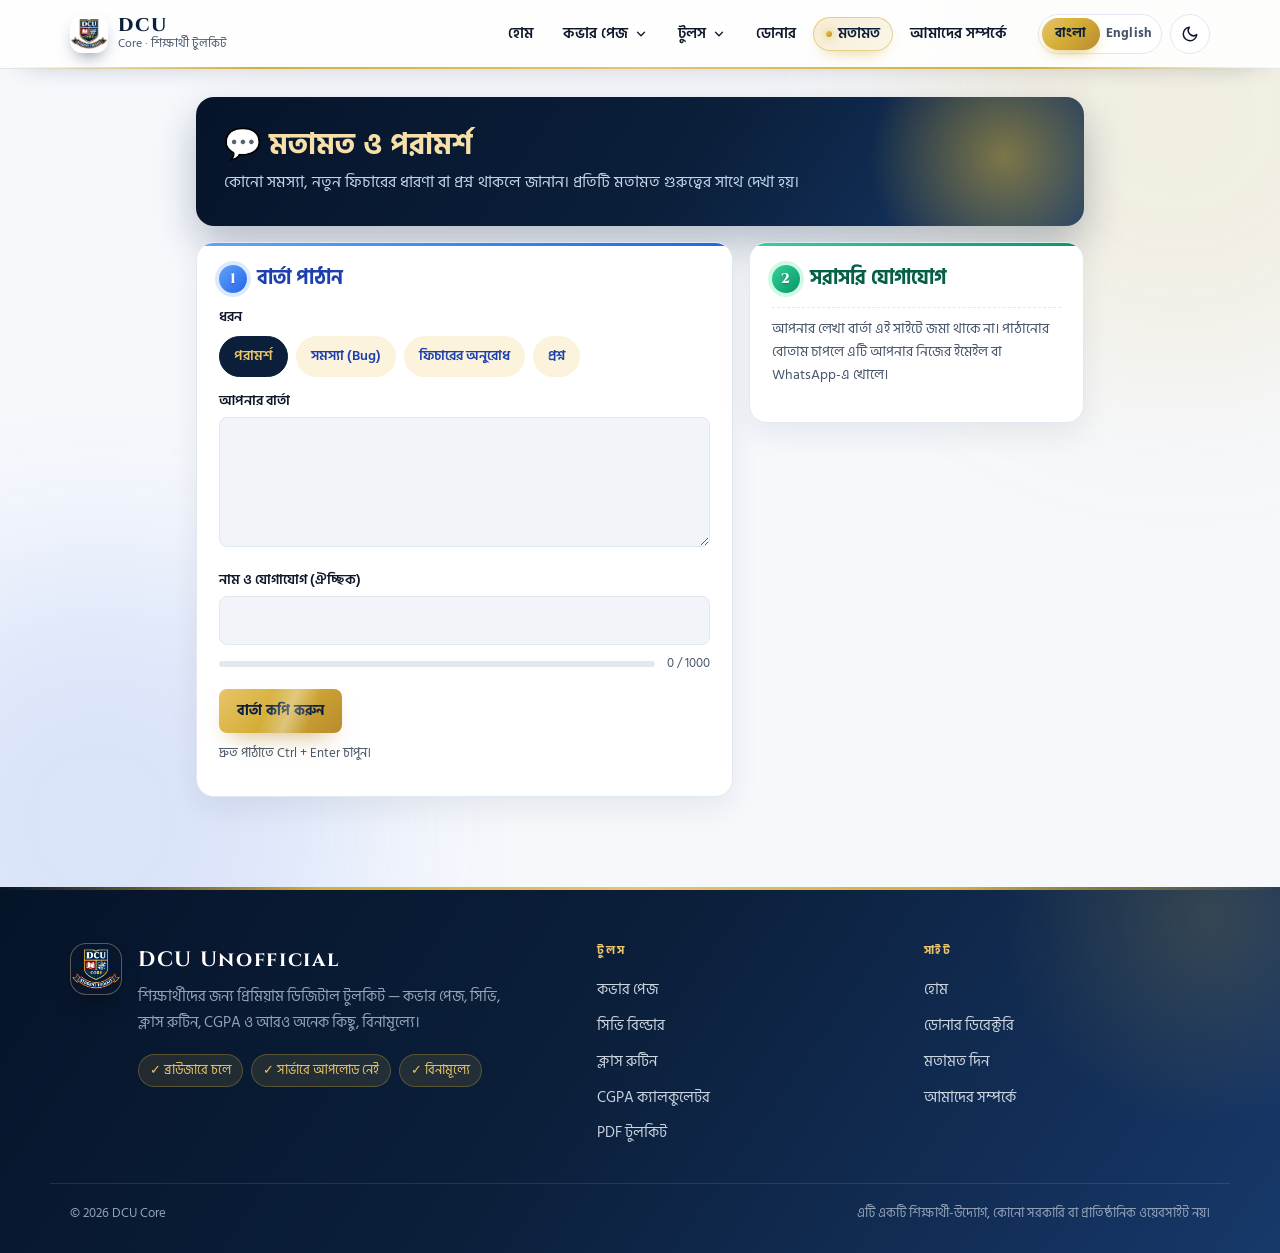
<file: feedback.html>
<!DOCTYPE html>
<html lang="bn">
<head>
<meta charset="UTF-8">
<meta name="viewport" content="width=device-width,initial-scale=1,viewport-fit=cover">
<title>মতামত ও পরামর্শ — DCU Unofficial</title>
<meta name="theme-color" content="#0a2240">
<link href="https://fonts.googleapis.com/css2?family=Cinzel:wght@700;800&family=Hind+Siliguri:wght@400;500;600;700&display=swap" rel="stylesheet">
<link rel="stylesheet" href="site.css">
<style>
*{box-sizing:border-box}
body{margin:0;background:var(--bg);color:var(--ink);font-family:'Hind Siliguri','Montserrat',sans-serif;line-height:1.7}
.w{max-width:920px;margin:0 auto;padding:22px 16px 6px}
.ph{padding:8px 2px 4px}.ph h1{margin:0;font-size:28px;color:var(--ink)}.ph p{margin:4px 0 0;color:var(--mu);font-size:16px}
.gd{display:grid;grid-template-columns:1.6fr 1fr;gap:16px;align-items:start}
@media(max-width:760px){.gd{grid-template-columns:1fr}}
.bx{background:var(--cd);border:1px solid var(--ln);border-radius:12px;padding:22px;margin:16px 0}
.gd .bx{margin:12px 0}
h2{margin:0 0 10px;font-size:20px;color:var(--ink)}
.bt{display:inline-block;padding:9px 18px;border-radius:8px;background:var(--navy);color:var(--gold);text-decoration:none;font-weight:700;font-size:14px;border:0;cursor:pointer;font-family:inherit}
.bt.o{background:transparent;color:var(--ink);border:1.5px solid var(--ln)}
label{display:block;font-weight:600;font-size:14px;margin-top:12px}
input,select,textarea{width:100%;padding:10px 12px;border:1.5px solid var(--ln);border-radius:8px;background:var(--cd);color:var(--ink);font:inherit;margin-top:4px}
textarea{min-height:130px;resize:vertical}
.ch{display:flex;flex-wrap:wrap;gap:8px;margin-top:14px}
#fs{margin-top:10px;font-size:14px;color:var(--mu)}
.ct{display:flex;align-items:center;gap:12px;margin:12px 0}
.ct b{display:block;font-size:14px;color:var(--ink)}.ct span{font-size:14px;color:var(--mu);word-break:break-all}
.ns{font-size:13.5px;color:var(--mu);border-top:1px dashed var(--ln);margin-top:14px;padding-top:10px}
:focus-visible{outline:3px solid var(--gold);outline-offset:2px}
html{scroll-behavior:smooth;scroll-padding-top:80px}

/* ===== Premium layer ===== */
@keyframes rise{from{opacity:0;transform:translateY(18px)}to{opacity:1;transform:none}}
@keyframes drift{0%,100%{transform:translate(0,0) scale(1)}50%{transform:translate(-40px,24px) scale(1.15)}}
@keyframes shine{from{transform:translateX(-120%) skewX(-20deg)}to{transform:translateX(260%) skewX(-20deg)}}
@keyframes pop{0%{transform:scale(.8);opacity:0}60%{transform:scale(1.06)}100%{transform:scale(1);opacity:1}}
.ph{position:relative;overflow:hidden;margin:6px 0 4px;padding:30px 28px;border-radius:18px;background:linear-gradient(125deg,#06142a,var(--navy) 55%,#15396b);box-shadow:0 18px 40px rgba(10,34,64,.28);animation:rise .7s cubic-bezier(.2,.7,.2,1) both}
.ph::before{content:'';position:absolute;right:-60px;top:-80px;width:280px;height:280px;border-radius:50%;background:radial-gradient(circle,rgba(212,175,55,.55),transparent 68%);animation:drift 9s ease-in-out infinite}
.ph>*{position:relative}.ph h1{color:#f6dfa8;font-size:30px;font-weight:700}.ph p{color:#c4d3e8;max-width:620px}
.gd .bx{animation:rise .7s cubic-bezier(.2,.7,.2,1) both}.gd .bx:nth-child(1){animation-delay:.12s}.gd .bx:nth-child(2){animation-delay:.24s}
.bx{border-radius:16px;box-shadow:0 1px 2px rgba(15,27,45,.05),0 14px 34px rgba(15,27,45,.07);transition:box-shadow .3s,transform .3s}
.gd .bx:hover{box-shadow:0 18px 42px rgba(15,27,45,.12)}
input,select,textarea{transition:border-color .2s,box-shadow .2s}
input:focus,textarea:focus{outline:0;border-color:var(--navy);box-shadow:0 0 0 4px rgba(212,175,55,.28)}
.seg{display:flex;flex-wrap:wrap;gap:8px;margin-top:8px}
.seg button{font:inherit;font-size:13.5px;font-weight:600;padding:8px 14px;border-radius:999px;border:1.5px solid var(--ln);background:var(--cd);color:var(--ink);cursor:pointer;transition:all .2s}
.seg button:hover{border-color:var(--gold);transform:translateY(-1px)}
.seg button[aria-checked=true]{background:var(--navy);color:var(--gold);border-color:var(--navy);animation:pop .35s both}
.mt{display:flex;align-items:center;gap:12px;margin-top:8px;font-size:12.5px;color:var(--mu)}
.meter{flex:1;height:6px;border-radius:6px;background:var(--ln);overflow:hidden}
.meter i{display:block;height:100%;width:0;border-radius:6px;background:linear-gradient(90deg,var(--gold),#f3c76b);transition:width .25s,background .25s}
.meter i.hi{background:linear-gradient(90deg,#d9534f,#ef8a80)}
.bt{position:relative;overflow:hidden;transition:transform .2s,box-shadow .2s;box-shadow:0 6px 16px rgba(10,34,64,.22)}
.bt:hover{transform:translateY(-2px);box-shadow:0 10px 22px rgba(10,34,64,.3)}
.bt::after{content:'';position:absolute;top:0;bottom:0;width:40%;background:linear-gradient(90deg,transparent,rgba(255,255,255,.35),transparent);transform:translateX(-120%) skewX(-20deg)}
.bt:not(.o):hover::after{animation:shine .8s}
.bt.o{box-shadow:none}.bt.o:hover{border-color:var(--gold);box-shadow:none}
.kb{margin:10px 0 0;font-size:12.5px;color:var(--mu)}
.ct{padding:10px;margin:8px -10px;border-radius:12px;transition:background .2s}.ct:hover{background:color-mix(in srgb,var(--ln) 45%,transparent)}
.ct>div{flex:1;min-width:0}
.cpy{font:inherit;font-size:12px;font-weight:700;padding:5px 11px;border-radius:999px;border:1.5px solid var(--ln);background:transparent;color:var(--ink);cursor:pointer;transition:all .2s}
.cpy:hover{border-color:var(--gold);background:var(--navy);color:var(--gold)}
.tst{position:fixed;left:50%;bottom:26px;z-index:50;transform:translate(-50%,30px);opacity:0;pointer-events:none;background:var(--navy);color:#fff;padding:12px 20px;border-radius:999px;font-size:14px;font-weight:600;box-shadow:0 14px 34px rgba(0,0,0,.3);transition:all .35s cubic-bezier(.2,.8,.2,1);display:flex;gap:8px;align-items:center}
.tst.on{opacity:1;transform:translate(-50%,0)}.tst::before{content:'\2713';display:grid;place-items:center;width:20px;height:20px;border-radius:50%;background:var(--gold);color:var(--navy);font-size:12px}
@media(max-width:760px){.ph{padding:24px 20px}.ph h1{font-size:24px}}
@media(prefers-reduced-motion:reduce){*,*::before,*::after{animation:none!important;transition:none!important}}
</style>
<link rel="stylesheet" href="premium.css">
<link rel="stylesheet" href="dcu-layout.css">
<link rel="stylesheet" href="dcu-lang.css">
<script src="dcu-layout.js" defer></script>
<script src="dcu-lang.js" defer></script>
<script src="site-shared.js"></script>
<link rel="icon" type="image/png" sizes="32x32" href="favicon-32.png">
<link rel="icon" type="image/png" sizes="16x16" href="favicon-16.png">
<link rel="apple-touch-icon" sizes="180x180" href="apple-touch-icon.png">
<link rel="manifest" href="manifest.json">
</head>
<body data-page="feedback">
<div id="hdr"></div>
<main class="w">
<div class="ph"><h1 class="t">💬 মতামত ও পরামর্শ|💬 Feedback & Suggestions</h1>
<p class="t">কোনো সমস্যা, নতুন ফিচারের ধারণা বা প্রশ্ন থাকলে জানান। প্রতিটি মতামত গুরুত্বের সাথে দেখা হয়।|Share a problem, a feature idea or a question. Every message is read carefully.</p></div>
<div class="gd" id="feedback">
<div class="bx sec-1"><h2 class="t">বার্তা পাঠান|Send a Message</h2>
<label class="t">ধরন|Type</label>
<div class="seg" id="seg" role="radiogroup" aria-label="Type"></div><select id="ft" hidden><option value="0" class="t">পরামর্শ|Suggestion</option><option value="1" class="t">সমস্যা (Bug)|Problem (Bug)</option><option value="2" class="t">নতুন ফিচারের অনুরোধ|Feature request</option><option value="3" class="t">প্রশ্ন|Question</option></select>
<label class="t">আপনার বার্তা|Your message</label><textarea id="fm" maxlength="1000" data-p="এখানে লিখুন...|Write here..."></textarea>
<label class="t">নাম ও যোগাযোগ (ঐচ্ছিক)|Name & contact (optional)</label><input id="fc" data-p="উত্তর পেতে চাইলে ইমেইল বা নম্বর দিন|Add an email or number if you want a reply">
<div class="mt"><div class="meter"><i id="mbar"></i></div><span id="mcnt">0 / 1000</span></div><div class="ch" id="fb2"></div><p class="kb t">দ্রুত পাঠাতে Ctrl + Enter চাপুন।|Press Ctrl + Enter to send quickly.</p><div id="fs" aria-live="polite"></div>
</div>
<div class="bx sec-2"><h2 class="t">সরাসরি যোগাযোগ|Contact Directly</h2>
<div id="ct"></div>
<p class="ns t">আপনার লেখা বার্তা এই সাইটে জমা থাকে না। পাঠানোর বোতাম চাপলে এটি আপনার নিজের ইমেইল বা WhatsApp-এ খোলে।|Your message is not stored on this site. The send buttons open it in your own email or WhatsApp.</p></div>
</div>
</main>
<div id="ftr"></div><div class="tst" id="tst" role="status" aria-live="polite"></div>
<script src="site.js"></script>
<script>
const $=s=>document.querySelector(s),D=$DEV,L=$L;
function render(){
 const c=[];
 if(D.email)c.push(`<div class="ct">${$SOC('email','mailto:'+D.email,L('ইমেইল|Email'),false)}<div><b>${L('ইমেইল|Email')}</b><span>${D.email}</span></div><button type="button" class="cpy" data-c="${D.email}">${L('কপি|Copy')}</button></div>`);
 if(D.whatsapp)c.push(`<div class="ct"><a class="si" style="--c:#25d366" href="https://wa.me/${D.whatsapp}" target="_blank" rel="noopener" aria-label="WhatsApp" title="WhatsApp"><svg viewBox="0 0 24 24" fill="none" stroke="currentColor" stroke-width="2" stroke-linecap="round" stroke-linejoin="round"><path d="M3 21l1.65-4.9A8.5 8.5 0 1 1 8 19.4L3 21z"/><path d="M9 9.5c0 3 2.5 5.5 5.5 5.5l1-1.5-2-1-.8.8c-.8-.3-1.7-1.2-2-2l.8-.8-1-2L9 9.5z" fill="currentColor" stroke="none"/></svg></a><div><b>WhatsApp</b><span>+${D.whatsapp}</span></div><button type="button" class="cpy" data-c="+${D.whatsapp}">${L('কপি|Copy')}</button></div>`);
 $('#ct').outerHTML='<div id="ct">'+c.join('')+'</div>';
 buttons();
}
function msg(){const t=['পরামর্শ|Suggestion','সমস্যা|Problem','ফিচারের অনুরোধ|Feature request','প্রশ্ন|Question'][$('#ft').value];
 return `[${L(t)}] ${$('#fm').value.trim()}`+($('#fc').value.trim()?`\n— ${$('#fc').value.trim()}`:'')}
function buttons(){
 const b=[];if(D.email)b.push(['gm',L('Gmail-এ পাঠান|Send via Gmail')],['em',L('ইমেইল অ্যাপে পাঠান|Send via Email App')]);if(D.whatsapp)b.push(['wa',L('WhatsApp-এ পাঠান|Send on WhatsApp')]);
 b.push(['cp',L('বার্তা কপি করুন|Copy message')]);
 $('#fb2').innerHTML=b.map(([k,t],i)=>`<button type="button" class="bt${i>0?' o':''}" data-k="${k}">${t}</button>`).join('');
}
function go(url,same){
 const a=document.createElement('a');a.href=url;
 if(!same){a.target='_blank';a.rel='noopener noreferrer'}
 document.body.appendChild(a);a.click();a.remove();
}
async function copy(t){
 try{await navigator.clipboard.writeText(t);return true}catch(x){}
 try{const ta=document.createElement('textarea');ta.value=t;ta.style.cssText='position:fixed;opacity:0';document.body.appendChild(ta);ta.select();const ok=document.execCommand('copy');ta.remove();return ok}catch(x){return false}
}
const MOBILE=/Android|iPhone|iPad|iPod/i.test(navigator.userAgent);
$('#fb2').onclick=async e=>{
 const btn=e.target.closest('button[data-k]');if(!btn)return;
 const k=btn.dataset.k,m=msg(),s=$('#fs'),SUB='DCU Site Feedback';
 if(!$('#fm').value.trim()){s.textContent=L('আগে আপনার বার্তা লিখুন।|Please write your message first.');$('#fm').focus();return}
 const copied=k=='cp'?await copy(m):false;
 if(k=='cp'){s.textContent=copied?L('বার্তা কপি হয়েছে।|Message copied.'):L('কপি করা যায়নি; লেখাটি নিজে সিলেক্ট করে কপি করুন।|Could not copy; please select and copy the text manually.');return}
 copy(m);
 if(k=='gm'){
  if(MOBILE)go(`mailto:${D.email}?subject=${encodeURIComponent(SUB)}&body=${encodeURIComponent(m)}`,true);
  else go(`https://mail.google.com/mail/?view=cm&fs=1&to=${encodeURIComponent(D.email)}&su=${encodeURIComponent(SUB)}&body=${encodeURIComponent(m)}`);
 }
 else if(k=='em')go(`mailto:${D.email}?subject=${encodeURIComponent(SUB)}&body=${encodeURIComponent(m)}`,true);
 else if(k=='wa')go(`https://wa.me/${D.whatsapp}?text=${encodeURIComponent(m)}`);
 toast(L('বার্তা প্রস্তুত, কপি করা হয়েছে|Message ready and copied'));
 s.textContent=L('আপনার বার্তা কপি করা হয়েছে। নতুন ট্যাব বা অ্যাপ না খুললে সেখানে পেস্ট করে পাঠান।|Your message was copied. If no tab or app opened, paste it there and send.');
};

const TYPES=['পরামর্শ|Suggestion','সমস্যা (Bug)|Problem (Bug)','ফিচারের অনুরোধ|Feature request','প্রশ্ন|Question'],DK='dcuFeedbackDraft',MAX=1000;
function toast(t){const e=$('#tst');e.textContent=t;e.classList.add('on');clearTimeout(toast.h);toast.h=setTimeout(()=>e.classList.remove('on'),2400)}
function chips(){$('#seg').innerHTML=TYPES.map((t,i)=>`<button type="button" role="radio" aria-checked="${$('#ft').value==i}" data-i="${i}">${L(t)}</button>`).join('')}
function meter(){const n=$('#fm').value.length;$('#mbar').style.width=(n/MAX*100)+'%';$('#mbar').classList.toggle('hi',n>MAX*.9);$('#mcnt').textContent=n+' / '+MAX}
function saveDraft(){try{localStorage.setItem(DK,JSON.stringify({t:$('#ft').value,m:$('#fm').value,c:$('#fc').value}))}catch(x){}}
function loadDraft(){try{const d=JSON.parse(localStorage.getItem(DK));if(d){$('#ft').value=d.t||0;$('#fm').value=d.m||'';$('#fc').value=d.c||''}}catch(x){}}
$('#seg').onclick=e=>{const b=e.target.closest('button[data-i]');if(!b)return;$('#ft').value=b.dataset.i;chips();saveDraft()};
['#fm','#fc'].forEach(q=>$(q).addEventListener('input',()=>{meter();saveDraft()}));
document.addEventListener('click',async e=>{const b=e.target.closest('.cpy');if(!b)return;toast(await copy(b.dataset.c)?L('কপি হয়েছে|Copied'):L('কপি করা যায়নি|Could not copy'))});
document.addEventListener('keydown',e=>{if((e.ctrlKey||e.metaKey)&&e.key==='Enter'){const b=$('#fb2 button');if(b)b.click()}});
loadDraft();chips();meter();
window.onLang=()=>{render();chips()};render();
</script>
<script src="premium.js"></script>
</body>
</html>
</file>
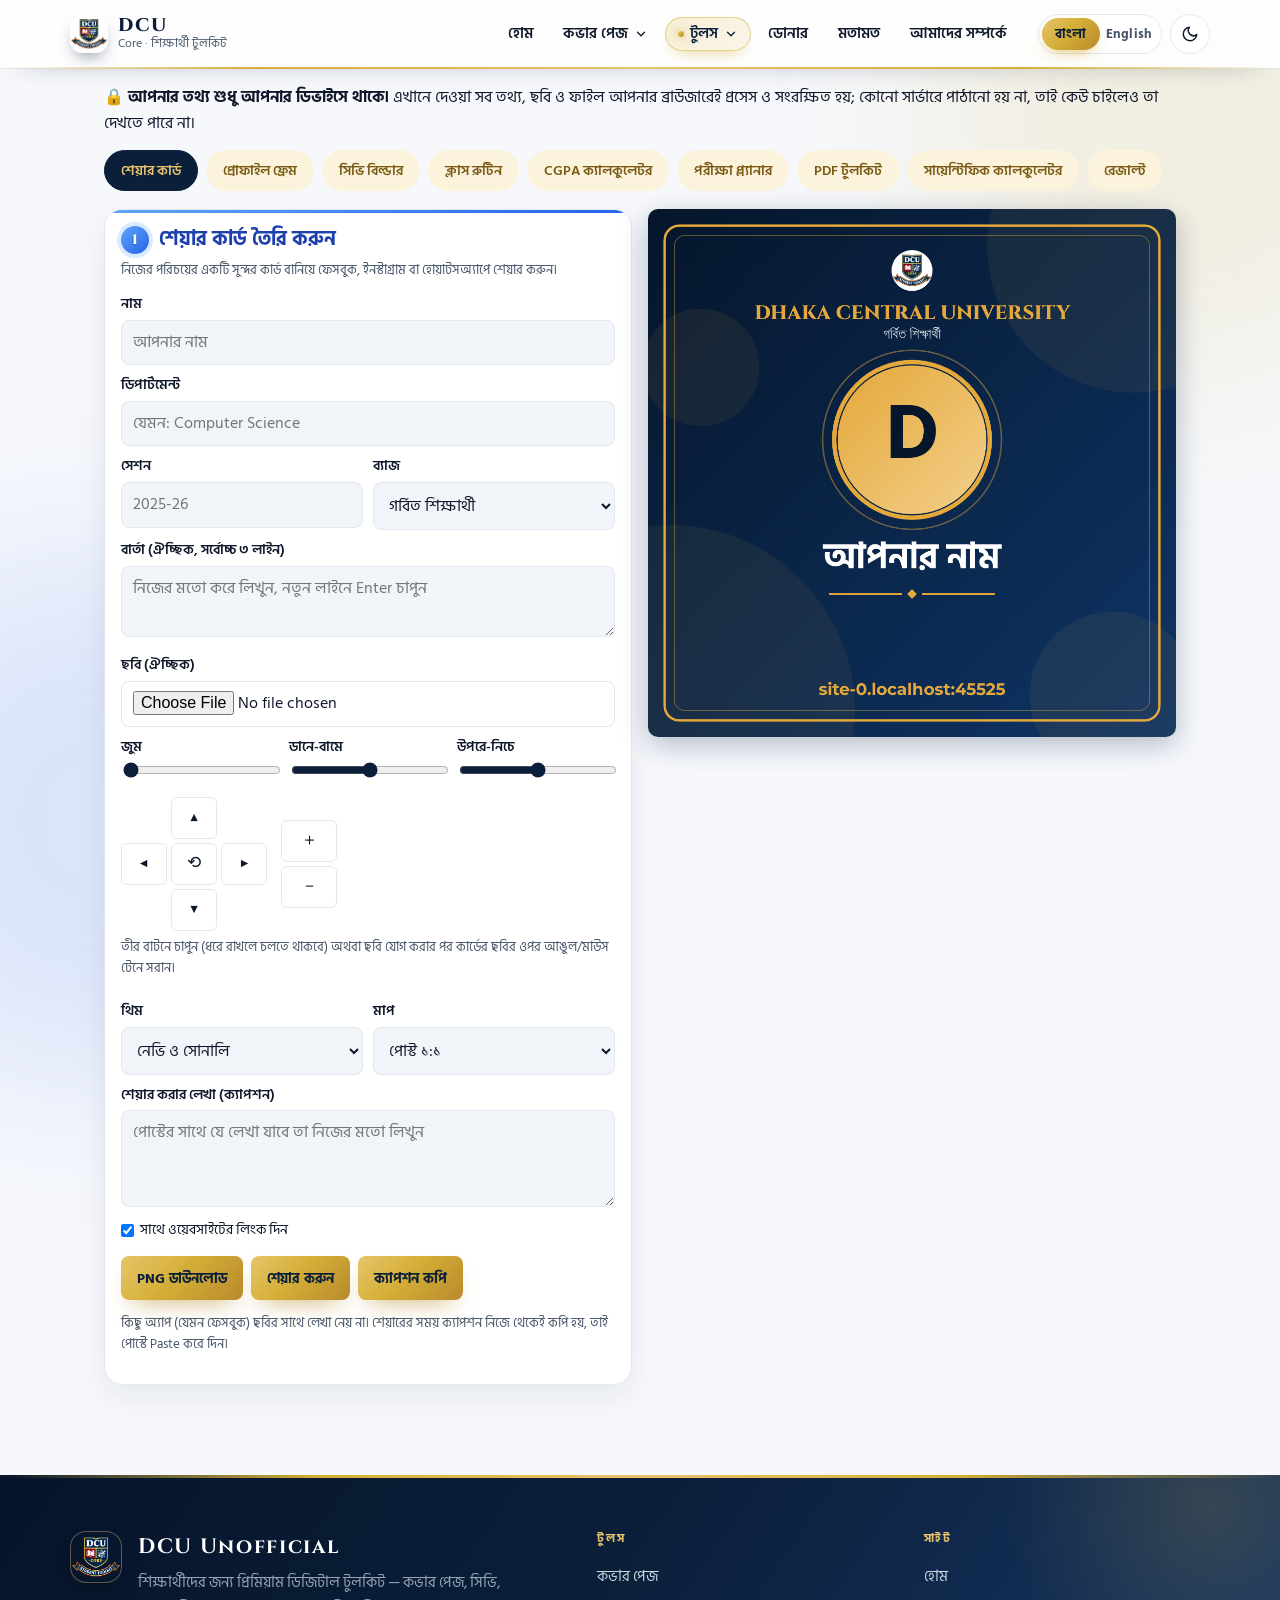
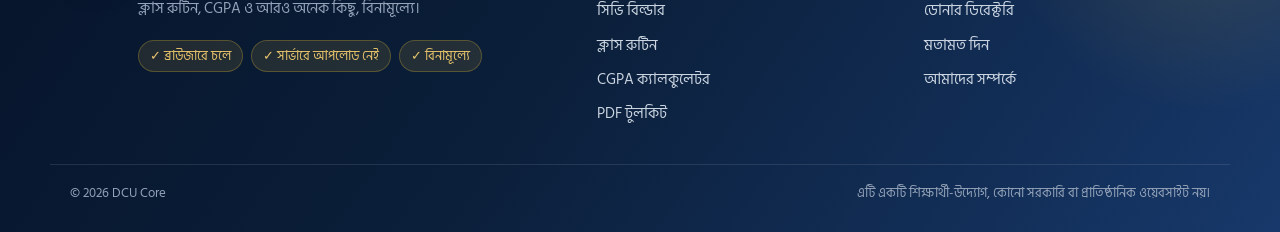
<file: tools.html>
<!DOCTYPE html>
<html lang="bn">
<head>
<meta charset="UTF-8">
<meta name="viewport" content="width=device-width,initial-scale=1,viewport-fit=cover">
<title>DCU Unofficial</title>
<meta name="theme-color" content="#0a2240">
<link href="https://fonts.googleapis.com/css2?family=Cinzel:wght@700;800&family=Hind+Siliguri:wght@400;500;600;700&family=Montserrat:wght@500;600&display=swap" rel="stylesheet">
<link rel="stylesheet" href="site.css">
<style>
*{box-sizing:border-box}
body{margin:0;background:var(--bg);color:var(--ink);font-family:'Hind Siliguri','Montserrat',sans-serif;line-height:1.6}
.tw{max-width:1100px;margin:0 auto;padding:16px 14px 4px}
h2{margin:0 0 6px;font-size:20px}
.tabs{display:flex;gap:8px;overflow-x:auto;margin:14px 0;padding-bottom:4px;scrollbar-width:thin}
.tabs button{flex:none;border:1.5px solid var(--ln);background:var(--cd);color:var(--ink);border-radius:22px;padding:8px 16px;font-size:14px;font-weight:600;font-family:inherit;cursor:pointer}
.tabs button.on{background:var(--navy);color:var(--gold);border-color:var(--navy)}
section{display:none}section.on{display:block}
.bx{background:var(--cd);border:1px solid var(--ln);border-radius:12px;padding:16px;margin-bottom:14px}
.g2{display:grid;grid-template-columns:minmax(0,1fr) minmax(0,1fr);gap:16px}
.g3{display:grid;grid-template-columns:repeat(auto-fit,minmax(130px,1fr));gap:10px}
@media(max-width:760px){.g2{grid-template-columns:1fr}}
label{display:block;font-size:13.5px;font-weight:600;margin-top:10px}
input,select,textarea{width:100%;padding:9px 11px;border:1.5px solid var(--ln);border-radius:8px;background:var(--cd);color:var(--ink);font:inherit;margin-top:4px}
input[type=range]{padding:0;accent-color:var(--navy)}input[type=checkbox]{width:auto;margin:0 6px 0 0}
textarea{min-height:80px;resize:vertical}
.bt{background:var(--navy);color:var(--gold);border:0;border-radius:8px;padding:10px 16px;font-size:14px;font-weight:700;font-family:inherit;cursor:pointer;margin:12px 8px 0 0}
.bs{background:transparent;color:var(--ink);border:1.5px solid var(--ln);border-radius:8px;padding:6px 12px;font-size:13px;font-weight:600;font-family:inherit;cursor:pointer}
.ic{background:transparent;border:1.5px solid var(--ln);color:var(--ink);border-radius:6px;padding:4px 9px;cursor:pointer;font:inherit}
:focus-visible{outline:3px solid var(--gold);outline-offset:2px}
.hint{font-size:13px;color:var(--mu);margin-top:6px}
.hd{display:flex;align-items:center;gap:10px;flex-wrap:wrap;margin-bottom:6px}.hd b{font-size:16px}.hd .gp{margin-left:auto;font-weight:700;color:var(--navy)}
body.dark .hd .gp{color:var(--gold)}
.big{font-size:34px;font-weight:800;color:var(--navy);line-height:1.2}body.dark .big{color:var(--gold)}
.cvw{text-align:center}.pad{display:flex;gap:14px;align-items:center;flex-wrap:wrap;margin-top:10px}
.pg{display:grid;grid-template-columns:repeat(3,46px);grid-auto-rows:42px;gap:4px}
.pg i{display:block}
.pg .ic,.pz .ic{display:flex;align-items:center;justify-content:center;padding:0;font-size:17px;user-select:none;-webkit-user-select:none;touch-action:manipulation}
.pz{display:flex;flex-direction:column;gap:4px}.pz .ic{width:56px;height:42px}
details.bx2{border:1px solid var(--ln);border-radius:8px;padding:8px 12px;margin-top:12px}details.bx2 summary{cursor:pointer;font-weight:700;font-size:14px}
.cw{position:relative;display:inline-block;max-width:100%;line-height:0}.cw canvas{display:block}.hit{position:absolute;border-radius:50%;cursor:grab;touch-action:none;display:none}.hit:active{cursor:grabbing}
canvas{max-width:100%;height:auto;border-radius:10px;box-shadow:0 8px 28px rgba(10,34,64,.28)}
.sc{overflow-x:auto}.sc canvas{width:100%;min-width:760px;box-shadow:none;border:1px solid var(--ln);border-radius:8px}
.dy{display:flex;flex-wrap:wrap;gap:6px;margin-top:6px}.dy label{margin:0;font-weight:500;border:1.5px solid var(--ln);border-radius:20px;padding:3px 12px;cursor:pointer;display:flex;align-items:center}
.rw{display:grid;grid-template-columns:2fr .8fr .9fr 1fr auto;gap:6px;align-items:center;margin-top:6px}.rw input,.rw select{margin:0}
.tvb{margin-top:12px;padding:12px 14px;border-radius:10px;background:rgba(212,175,55,.12);border:1px dashed var(--gold);font-weight:600;line-height:1.7}
.gd{display:grid;grid-template-columns:48px 1fr 28px;gap:8px;align-items:center;margin-top:6px;font-size:13px}.gd i{display:block;height:10px;border-radius:5px;background:linear-gradient(90deg,var(--gold),var(--navy))}
@media(max-width:760px){#cgl .rw{grid-template-columns:1fr 1fr 1fr auto;gap:8px}#cgl .rw>:first-child{grid-column:1/-1}#cgpa input,#cgpa select{font-size:16px;min-height:46px}#cgl .ic{min-height:46px;min-width:46px}#cgpa .bs,#cgpa .bt{min-height:44px}}
.chart{display:flex;gap:8px;align-items:flex-end;height:130px;margin-top:10px;overflow-x:auto}
.cb{flex:1;min-width:46px;height:100%;display:flex;flex-direction:column;justify-content:flex-end;align-items:center;font-size:12px}
.cb small{white-space:nowrap}
.cb i{display:block;width:70%;background:linear-gradient(var(--gold),var(--navy));border-radius:6px 6px 0 0;min-height:2px}
.pb{height:8px;background:var(--ln);border-radius:5px;overflow:hidden;margin:6px 0}.pb i{display:block;height:100%;background:#2e9e5b}
.ck{display:flex;align-items:center;margin:3px 0;font-weight:400;font-size:14px}
table{width:100%;border-collapse:collapse;font-size:13.5px}th,td{border:1px solid var(--ln);padding:6px;text-align:center}th{background:var(--navy);color:#fff}
.fi{display:flex;justify-content:space-between;align-items:center;gap:8px;border:1px solid var(--ln);border-radius:8px;padding:6px 10px;margin-top:6px;font-size:14px}.fi>span:first-child{overflow:hidden;text-overflow:ellipsis;white-space:nowrap}
.tmd{font:800 54px 'Montserrat',sans-serif;text-align:center;color:var(--navy)}body.dark .tmd{color:var(--gold)}
#pm{font-weight:600}
@media print{.np,.tabs{display:none!important}body{background:#fff}.bx{border:0}}
.kh{cursor:pointer;display:flex;justify-content:space-between;gap:10px;padding:5px 0;border-bottom:1px dashed var(--ln);font-size:14px}
#cvw{overflow:hidden;border-radius:8px}
#cvp{width:794px;min-height:1123px;background:#fff;color:#1c2733;font-family:'Hind Siliguri',sans-serif;font-size:13.5px;line-height:1.55;transform-origin:top left;box-shadow:0 8px 28px rgba(0,0,0,.25)}
#cvp h1{margin:0;font-size:34px;line-height:1.15}#cvp h3{margin:0 0 6px;font-size:14px}#cvp p{margin:2px 0}#cvp ul{margin:2px 0;padding-left:18px}
#cvp .sc{margin-bottom:12px}#cvp .jt{font-size:15px;font-weight:600;margin-top:3px}
#cvp .it{margin-bottom:9px;break-inside:avoid}#cvp .r1{display:flex;justify-content:space-between;gap:10px}#cvp .r1 span{color:#5d6b7a;font-size:12.5px;white-space:nowrap}#cvp .r2{color:#5d6b7a;font-style:italic}
#cvp .chs{display:flex;flex-wrap:wrap;gap:6px}#cvp .ch{border:1px solid #cfd7e0;border-radius:14px;padding:1px 10px;font-size:12.5px}
#cvp .ph{width:112px;height:112px;object-fit:cover;border-radius:50%;border:3px solid var(--gold)}
.cv1{padding:44px 52px}.cv1 h1{color:var(--navy)}.cv1 .hd1{border-bottom:3px solid var(--gold);padding-bottom:14px;margin-bottom:14px;overflow:hidden}.cv1 .ph{float:right;margin-left:14px}
.cv1 h3{color:var(--navy);border-bottom:1.5px solid #cfd7e0;padding-bottom:3px;text-transform:uppercase;letter-spacing:1px;margin:14px 0 8px}.cv1 .ct{display:flex;flex-wrap:wrap;gap:2px 16px;font-size:12.5px;color:#4b5a6a;margin-top:6px}
#cvp.cv2{display:grid;grid-template-columns:250px 1fr;background:linear-gradient(90deg,var(--navy) 0 250px,#fff 250px);align-items:start}
.cv2 aside{padding:36px 22px;color:#e8eef7;min-width:0}.cv2 aside .ph{display:block;margin:0 auto 18px;width:150px;height:150px}.cv2 aside h3{color:var(--gold);text-transform:uppercase;letter-spacing:1px;border-bottom:1px solid #ffffff40;padding-bottom:3px;margin-top:16px}
.cv2 aside .ci{font-size:12.5px;margin-bottom:5px;word-break:break-word}.cv2 .ch{border-color:#ffffff66;color:#fff}.cv2 main{padding:40px 34px;min-width:0}.cv2 h1{color:var(--navy)}.cv2 .jt{color:#a8741a;margin-bottom:14px}.cv2 main h3{color:var(--navy);border-bottom:2px solid var(--gold);padding-bottom:3px;text-transform:uppercase;letter-spacing:1px;margin-top:14px}
.cv3{padding:46px 58px;text-align:center}.cv3 .hd1{border-bottom:1px solid #a8741a;padding-bottom:16px;margin-bottom:6px;position:relative}.cv3 .hd1:after{content:'';display:block;height:1px;background:#a8741a;margin-top:3px}.cv3 .ph{margin:0 auto 10px;display:block}
.cv3 h1{letter-spacing:3px;text-transform:uppercase;color:#1c2733}.cv3 .jt{color:#a8741a}.cv3 .ct{display:flex;flex-wrap:wrap;justify-content:center;gap:2px 14px;font-size:12.5px;margin-top:6px;color:#4b5a6a}
.cv3 h3{color:#a8741a;letter-spacing:2px;text-transform:uppercase;margin:16px 0 8px;font-size:13px}.cv3 .sc{text-align:left}.cv3 .chs{justify-content:center}.cv3 .sc:has(.chs){text-align:center}
@media print{@page{size:A4;margin:0}.tw{padding:0}#cvw{height:auto!important;overflow:visible!important}#cvp{transform:none!important;box-shadow:none!important;width:210mm;min-height:297mm}*{-webkit-print-color-adjust:exact;print-color-adjust:exact}}
</style>
<link rel="stylesheet" href="calculator.css">
<style>
.rp{margin:4px 0 8px}.rc{border:1px solid rgba(128,128,128,.38);background:rgba(128,128,128,.07);border-radius:10px;padding:10px 12px;margin:8px 0}
.rh{display:flex;justify-content:space-between;align-items:center;font-weight:700;font-size:13px;margin-bottom:4px}
.rx{width:auto;min-width:32px;padding:3px 9px;margin:0 0 0 5px;font-size:14px;border-radius:7px;cursor:pointer;line-height:1.2}
.rg{display:grid;grid-template-columns:1fr 1fr;gap:2px 10px}.rg .w{grid-column:1/-1}.rc label{margin-top:6px;font-size:12px}
.rs{display:flex;gap:6px;align-items:center;margin:6px 0}.rs input{flex:1;margin:0}.rs .rx{margin:0}
.rc textarea{min-height:56px}.rc select{margin-top:4px;font-size:12.5px}
.sgc{display:flex;flex-wrap:wrap;gap:6px;margin:8px 0 4px}.sgc b{width:100%;font-size:12px;opacity:.75;margin-top:5px}
.sgb{width:auto;padding:4px 11px;font-size:12px;border-radius:999px;border:1px solid rgba(128,128,128,.55);background:transparent;color:inherit;cursor:pointer;margin:0;box-shadow:none}
.sgb.on{background:var(--navy);color:var(--gold);border-color:var(--navy)}
#sgd{position:fixed;display:none;z-index:99999;max-height:240px;overflow-y:auto;background:#fff;color:#222;border:1px solid #cfd8dc;border-radius:10px;box-shadow:0 10px 30px rgba(0,0,0,.22);font-size:14px;line-height:1.4}
.sgi{padding:9px 12px;cursor:pointer;border-bottom:1px solid rgba(128,128,128,.15);white-space:normal;overflow-wrap:anywhere}.sgi:last-child{border-bottom:0}
.sgi:hover,.sgi.on{background:var(--navy);color:var(--gold)}
body.dark #sgd{background:#1b2433;color:#e6edf5;border-color:#33445a}
.sgp{width:auto;margin:6px 0 0;padding:6px 12px;font-size:12.5px;border-radius:8px;cursor:pointer}
@media(max-width:560px){.rg{grid-template-columns:1fr}}
</style>
<link rel="stylesheet" href="premium.css">
<link rel="stylesheet" href="dcu-layout.css">
<link rel="stylesheet" href="dcu-lang.css">
<script src="dcu-layout.js" defer></script>
<script src="dcu-lang.js" defer></script>
<script src="site-shared.js"></script>
<link rel="icon" type="image/png" sizes="32x32" href="favicon-32.png">
<link rel="icon" type="image/png" sizes="16x16" href="favicon-16.png">
<link rel="apple-touch-icon" sizes="180x180" href="apple-touch-icon.png">
<link rel="manifest" href="manifest.json">

<style>
/* কলেজ কার্ড: Premium Color System — সেক্টর ২ (Emerald), সাদা কার্ড, accent স্ট্রিপ */
.cx-grid{display:grid;grid-template-columns:repeat(auto-fit,minmax(230px,1fr));gap:16px;margin-top:16px;perspective:1000px}
.cx-card{position:relative;padding:20px 20px 18px;border-radius:18px;overflow:hidden;background:var(--surface,#fff);color:var(--ink,#0F172A);border:1px solid var(--border,#E2E8F0);box-shadow:0 12px 30px rgba(15,23,42,.07);transform-style:preserve-3d;transform:perspective(900px) rotateX(var(--rx,0deg)) rotateY(var(--ry,0deg)) translate3d(0,var(--ty,14px),0);opacity:0;transition:transform .5s cubic-bezier(.2,.8,.2,1),opacity .7s,box-shadow .5s,border-color .4s}
.cx-card.cx-in{opacity:1;--ty:0px}
.cx-card::before{content:"";position:absolute;left:0;right:0;top:0;height:3px;background:var(--accent-grad,linear-gradient(135deg,#34D399,#059669));pointer-events:none}
.cx-card::after{content:"";position:absolute;inset:0;background:radial-gradient(220px circle at var(--mx,50%) var(--my,0%),var(--accent-soft,#D1FAE5),transparent 65%);opacity:0;transition:opacity .4s;pointer-events:none}
.cx-card:hover{transform:perspective(900px) rotateX(var(--rx,0deg)) rotateY(var(--ry,0deg)) translate3d(0,-4px,0);box-shadow:0 22px 44px -14px rgba(15,23,42,.16);border-color:var(--accent,#059669)}
.cx-card:hover::after{opacity:.55}
.cx-top{display:flex;justify-content:space-between;align-items:center}
.cx-no{display:grid;place-items:center;width:44px;height:44px;border-radius:50%;font-size:15px;font-weight:800;color:#fff;background:var(--accent-grad,linear-gradient(135deg,#34D399,#059669));box-shadow:0 8px 18px -8px var(--accent,#059669);font-variant-numeric:tabular-nums}
.cx-pin{width:38px;height:38px;border-radius:12px;display:grid;place-items:center;background:var(--accent-soft,#D1FAE5)}
.cx-pin svg{width:18px;height:18px;fill:none;stroke:var(--accent-deep,#065F46);stroke-width:2}
.cx-card .cx-bn{margin:16px 0 4px;font-size:16px;line-height:1.4;color:var(--ink,#0F172A);font-weight:800}
.cx-en{margin:0;font-size:12px;line-height:1.45;color:var(--ink-2,#475569)}
.cx-map{position:relative;overflow:hidden;display:inline-flex;align-items:center;gap:8px;margin-top:16px;padding:10px 16px;border-radius:99px;font-size:12.5px;font-weight:800;text-decoration:none;color:#0B1F3A;background:var(--brand-grad,linear-gradient(135deg,#E8C46C 0%,#D4AF37 45%,#B98A2C 100%));box-shadow:0 10px 22px -12px rgba(212,175,55,.9);transition:transform .3s cubic-bezier(.2,.8,.2,1),box-shadow .3s}
.cx-map::after{content:"";position:absolute;inset:0;background:linear-gradient(105deg,transparent 35%,rgba(255,255,255,.55) 50%,transparent 65%);transform:translateX(-120%);animation:cxShimmer 3.2s ease-in-out infinite;pointer-events:none}
.cx-map i{font-style:normal;transition:transform .3s}
.cx-map:hover{transform:translateY(-2px);box-shadow:0 16px 28px -12px rgba(212,175,55,1)}
.cx-map:hover i{transform:translate(2px,-2px)}
.cx-map:active{transform:scale(.97)}
@keyframes cxShimmer{0%,60%{transform:translateX(-120%)}100%{transform:translateX(120%)}}
@media (prefers-reduced-motion:reduce){.cx-card,.cx-map,.cx-map::after{animation:none!important;transition:none!important;opacity:1;transform:none}.cx-card{opacity:1}}
.need{margin:0;padding-left:20px;display:grid;grid-template-columns:repeat(auto-fit,minmax(200px,1fr));gap:6px 18px;font-size:14px;line-height:1.6}
.need li::marker{color:#B8862B;font-weight:800}
@media (max-width:520px){.clg{grid-template-columns:1fr}}
</style>

<style>
/* সিভি বিল্ডার: প্রতিটি অংশের আলাদা সেক্টর রঙ */
.cvg{position:relative;margin:12px 0;padding:14px 14px 12px 18px;border-radius:14px;background:var(--surface,#fff);border:1px solid var(--border,#E2E8F0);box-shadow:0 8px 20px -16px rgba(15,23,42,.18)}
.cvg::before{content:"";position:absolute;left:0;top:10px;bottom:10px;width:3px;border-radius:3px;background:var(--accent-grad,linear-gradient(135deg,#60A5FA,#2563EB))}
.cvg>label{color:var(--accent-deep,#1E40AF);font-weight:700}
.cvg input:focus,.cvg textarea:focus,.cvg select:focus{border-color:var(--accent,#2563EB);box-shadow:0 0 0 4px var(--accent-soft,#DBEAFE)}
</style>
</head>
<body data-page="tools">
<div id="hdr"></div>
<main class="tw">
<div class="pv np">🔒 <b class="t">আপনার তথ্য শুধু আপনার ডিভাইসে থাকে।|Your data stays only on your device.</b> <span class="t">এখানে দেওয়া সব তথ্য, ছবি ও ফাইল আপনার ব্রাউজারেই প্রসেস ও সংরক্ষিত হয়; কোনো সার্ভারে পাঠানো হয় না, তাই কেউ চাইলেও তা দেখতে পারে না।|Everything you enter, including photos and files, is processed and saved in your browser only. Nothing is sent to a server, so nobody else can see it.</span></div>
<div class="tabs" role="tablist">
<button data-t="card" class="t">শেয়ার কার্ড|Share Card</button><button data-t="frame" class="t">প্রোফাইল ফ্রেম|Profile Frame</button><button data-t="cv" class="t">সিভি বিল্ডার|CV Builder</button><button data-t="routine" class="t">ক্লাস রুটিন|Class Routine</button><button data-t="cgpa" class="t">CGPA ক্যালকুলেটর|CGPA Calculator</button><button data-t="exam" class="t">পরীক্ষা প্ল্যানার|Exam Planner</button><button data-t="pdf" class="t">PDF টুলকিট|PDF Toolkit</button><button data-t="calc" class="t">সায়েন্টিফিক ক্যালকুলেটর|Scientific Calculator</button><button data-t="result" class="t">রেজাল্ট|Results</button>
</div>

<!-- ============ শেয়ার কার্ড ============ -->
<section id="card" class="sec-1"><div class="g2">
<div class="bx"><h2 class="t">শেয়ার কার্ড তৈরি করুন|Create Your Share Card</h2>
<p class="hint t">নিজের পরিচয়ের একটি সুন্দর কার্ড বানিয়ে ফেসবুক, ইনস্টাগ্রাম বা হোয়াটসঅ্যাপে শেয়ার করুন।|Make a polished card and share it on Facebook, Instagram or WhatsApp.</p>
<label class="t">নাম|Name</label><input id="cn" data-p="আপনার নাম|Your name" maxlength="60">
<label class="t">ডিপার্টমেন্ট|Department</label><input id="cd" list="deptPlain" data-p="যেমন: Computer Science|e.g. Computer Science" maxlength="70">
<div class="g3"><div><label class="t">সেশন|Session</label><input id="cs" data-p="2025-26|2025-26" maxlength="20"></div>
<div><label class="t">ব্যাজ|Badge</label><select id="cb"><option value="0" class="t">গর্বিত শিক্ষার্থী|Proud Student</option><option value="1" class="t">ক্লাস অব ২০২৬|Class of 2026</option><option value="2" class="t">নবীন শিক্ষার্থী|New Student</option><option value="3" class="t">গ্র্যাজুয়েট|Graduate</option><option value="4" class="t">✍️ নিজে লিখুন|Write your own</option></select></div></div>
<div id="cbw" style="display:none"><label class="t">নিজের ব্যাজ লেখা|Your own badge text</label><input id="cbt" maxlength="40" data-p="যেমন: ৫ম সেমিস্টার|e.g. 5th Semester"></div>
<label class="t">বার্তা (ঐচ্ছিক, সর্বোচ্চ ৩ লাইন)|Message (optional, up to 3 lines)</label><textarea id="ce" rows="2" style="min-height:60px" maxlength="180" data-p="নিজের মতো করে লিখুন, নতুন লাইনে Enter চাপুন|Write in your own words; press Enter for a new line"></textarea>
<label class="t">ছবি (ঐচ্ছিক)|Photo (optional)</label><input id="cf" type="file" accept="image/*">
<div class="g3"><div><label class="t">জুম|Zoom</label><input id="pz" type="range" min="1" max="3" step=".05" value="1"></div><div><label class="t">ডানে-বামে|Left / Right</label><input id="px" type="range" min="-1" max="1" step=".02" value="0"></div><div><label class="t">উপরে-নিচে|Up / Down</label><input id="py" type="range" min="-1" max="1" step=".02" value="0"></div></div>
<div class="pad" data-z="pz" data-x="px" data-y="py"></div>
<p class="hint t">তীর বাটনে চাপুন (ধরে রাখলে চলতে থাকবে) অথবা ছবি যোগ করার পর কার্ডের ছবির ওপর আঙুল/মাউস টেনে সরান।|Tap the arrow buttons (hold to repeat), or after adding a photo drag directly on the card.</p>
<div class="g3"><div><label class="t">থিম|Theme</label><select id="cth"><option value="navy" class="t">নেভি ও সোনালি|Navy & Gold</option><option value="ivory" class="t">আইভরি|Ivory</option><option value="emerald" class="t">এমারেল্ড|Emerald</option><option value="wine" class="t">রয়্যাল|Royal</option></select></div>
<div><label class="t">মাপ|Size</label><select id="csz"><option value="1080,1080" class="t">পোস্ট ১:১|Post 1:1</option><option value="1080,1350" class="t">পোর্ট্রেট ৪:৫|Portrait 4:5</option><option value="1080,1920" class="t">স্টোরি ৯:১৬|Story 9:16</option></select></div></div>

<label class="t">শেয়ার করার লেখা (ক্যাপশন)|Share caption</label><textarea id="cst" rows="3" maxlength="400" data-p="পোস্টের সাথে যে লেখা যাবে তা নিজের মতো লিখুন|Write the text that goes with your post"></textarea><label class="ck"><input type="checkbox" id="csl" checked><span class="t">সাথে ওয়েবসাইটের লিংক দিন|Include the site link</span></label>
<button class="bt t" id="cdl">PNG ডাউনলোড|Download PNG</button><button class="bt t" id="csh">শেয়ার করুন|Share</button><button class="bt t" id="ccp">ক্যাপশন কপি|Copy caption</button>
<p class="hint" id="cmsg" role="status"></p>
<p class="hint t">কিছু অ্যাপ (যেমন ফেসবুক) ছবির সাথে লেখা নেয় না। শেয়ারের সময় ক্যাপশন নিজে থেকেই কপি হয়, তাই পোস্টে Paste করে দিন।|Some apps (like Facebook) drop the text when sharing an image. The caption is copied automatically, so just paste it into your post.</p>
</div>
<div class="cvw"><div class="cw"><canvas id="cdv" width="1080" height="1080"></canvas><div class="hit" id="chit" title="ছবি টেনে সরান | Drag the photo"></div></div></div>
</div></section>

<!-- ============ ক্লাস রুটিন ============ -->
<section id="routine" class="sec-2">
<div class="bx" id="rtoday"></div>
<div class="bx np"><h2 class="t">ক্লাস যোগ করুন|Add a Class</h2>
<div class="g3"><div><label class="t">কোর্স|Course</label><input id="rc" data-p="যেমন: CSE-101|e.g. CSE-101" maxlength="40"></div><div><label class="t">শিক্ষক (ঐচ্ছিক)|Teacher (optional)</label><input id="rt" maxlength="40"></div><div><label class="t">রুম (ঐচ্ছিক)|Room (optional)</label><input id="rr" maxlength="20"></div>
<div><label class="t">শুরু|Start</label><input id="rs" type="time"></div><div><label class="t">শেষ|End</label><input id="re" type="time"></div></div>
<label class="t">কোন কোন দিন|Days</label><div class="dy" id="rdy"></div>
<button class="bt t" id="rta">ক্লাস যোগ করুন|Add Class</button><span id="rw" class="hint" aria-live="polite"></span></div>
<div class="bx"><div class="sc"><canvas id="rcv" width="1130" height="800"></canvas></div>
<div class="np"><button class="bt t" id="rpn">PNG ডাউনলোড|Download PNG</button><button class="bt t" onclick="print()">প্রিন্ট / PDF সেভ|Print / Save PDF</button><button class="bs t" id="rcl">সব মুছুন|Clear All</button></div>
<div id="rls" class="np"></div></div>
</section>

<!-- ============ CGPA ============ -->
<section id="cgpa" class="sec-3">
<div class="g2"><div class="bx"><div class="hint t">মোট CGPA|Cumulative CGPA</div><div class="big" id="cgv">—</div><div id="cgcl" style="font-weight:700"></div><div class="hint"><span class="t">মোট ক্রেডিট|Total credits</span>: <b id="cgc">0</b> · <span class="t">সেরা ইয়ার|Best year</span>: <b id="cgb">—</b></div>
<div class="chart" id="cgch" aria-label="GPA chart"></div><div id="cgd"></div>
<label class="t" style="display:none">গ্রেড স্কেল|Grade scale</label><select id="cgs" style="display:none"><option value="ugc" class="t">UGC স্কেল (A+ = ৪.০০)|UGC scale (A+ = 4.00)</option><option value="alt" class="t">বিকল্প ৪.০০ স্কেল (A = ৪.০০)|Alternative 4.00 scale (A = 4.00)</option></select>
<label class="ck"><input type="checkbox" id="cgr"><span class="t">রিটেক: একই নামের কোর্সের সেরা গ্রেড ধরুন|Retake: count the best grade (same course name)</span></label>
<button class="bs t" id="cgy" style="margin-top:10px">ফলাফল কপি করুন|Copy Result</button> <button class="bs t" id="cgx">সব মুছুন|Clear All</button> <button class="bs t" id="cgk">রেজাল্ট কার্ড|Result Card</button>
<div id="cgcw" class="np" style="display:none;margin-top:12px"><canvas id="cgcv" width="1080" height="1350" style="width:100%;max-width:360px;border-radius:12px;display:block"></canvas><button class="bt t" id="cgkp">ছবি ডাউনলোড|Download Image</button><button class="bt t" id="cgkf">PDF ডাউনলোড|Download PDF</button><button class="bt t" id="cgks">শেয়ার|Share</button><div class="hint" id="cgm"></div></div>
<p class="hint t">নাম ঐচ্ছিক। ক্রেডিট ঠিক করে নম্বর লিখুন বা গ্রেড বাছুন, বাকিটা অটো।|Name is optional. Set credit, type marks or pick a grade — the rest is automatic.</p>
<details class="bx2"><summary class="t">নম্বর → গ্রেড (UGC ৪.০০)|Marks → Grade (UGC 4.00)</summary><div class="hint">৮০+ A+ ৪.০০ · ৭৫ A ৩.৭৫ · ৭০ A- ৩.৫০ · ৬৫ B+ ৩.২৫ · ৬০ B ৩.০০ · ৫৫ B- ২.৭৫ · ৫০ C+ ২.৫০ · ৪৫ C ২.২৫ · ৪০ D ২.০০ · &lt;৪০ F ০</div></details></div>
<div>
<!-- ১. স্মার্ট ফার্স্ট ক্লাস ও লক্ষ্য সিমুলেটর -->
<div class="bx"><h2 class="t">🎯 লক্ষ্য সিমুলেটর|Target Simulator</h2>
<p class="hint t">বাকি ক্রেডিটে গড়ে কত GPA লাগবে?|What GPA do you need in the remaining credits?</p>
<div class="g3">
  <div><label class="t">বাকি ক্রেডিট|Remaining credits</label><input id="tr" type="number" min="1" placeholder="যেমন: ৩০"></div>
  <div><label class="t">লক্ষ্য CGPA|Target CGPA</label><input id="tt" type="number" min="0" max="4" step=".01" placeholder="৩.০০"></div>
</div>
<!-- কুইক টার্গেট প্রিসেট বাটন -->
<div style="display:flex;gap:6px;flex-wrap:wrap;margin:10px 0 4px;">
  <button type="button" class="bs" onclick="setGoal(3.00)">🏆 ১ম শ্রেণি (৩.০০)</button>
  <button type="button" class="bs" onclick="setGoal(3.25)">🌟 ৩.২৫+</button>
  <button type="button" class="bs" onclick="setGoal(3.50)">💎 ৩.৫০+</button>
  <button type="button" class="bs" onclick="setGoal(3.75)">👑 ডিনস অনার (৩.৭৫)</button>
</div>
<div id="tv" class="tvb"></div>
</div>

<!-- ২. রিটেক ইমপ্যাক্ট -->
<div class="bx"><h2 class="t">🔄 রিটেক ইমপ্যাক্ট|Retake Impact</h2><p class="hint t">রিটেকে CGPA কত বাড়বে?|How much would a retake add?</p><label class="t">কোর্স বাছুন|Pick a course</label><select id="rtc"></select><label class="t">সম্ভাব্য নতুন গ্রেড|Possible new grade</label><select id="rtg"></select><div id="rtv" class="tvb"></div></div>

</div></div>
<div id="cgl"></div><button class="bt t" id="cga">+ ইয়ার যোগ করুন|+ Add Year</button>
</section>

<!-- ============ পরীক্ষা প্ল্যানার ============ -->
<section id="exam" class="sec-4">
<div class="g2"><div class="bx np"><h2 class="t">পরীক্ষা যোগ করুন|Add an Exam</h2>
<label class="t">কোর্স / পরীক্ষার নাম|Course / exam name</label><input id="xc" data-p="যেমন: CSE-101 মিডটার্ম|e.g. CSE-101 Midterm" maxlength="50">
<div class="g3"><div><label class="t">তারিখ|Date</label><input id="xd" type="date"></div><div><label class="t">সময় (ঐচ্ছিক)|Time (optional)</label><input id="xt" type="time"></div><div><label class="t">কাঠিন্য|Difficulty</label><select id="xf"><option value="1" class="t">সহজ|Easy</option><option value="2" selected class="t">মধ্যম|Medium</option><option value="3" class="t">কঠিন|Hard</option></select></div></div>
<label class="t">সিলেবাসের টপিক (প্রতি লাইনে একটি, ঐচ্ছিক)|Syllabus topics (one per line, optional)</label><textarea id="xp"></textarea>
<button class="bt t" id="xa">পরীক্ষা যোগ করুন|Add Exam</button></div>
<div class="bx"><h2 class="t">ফোকাস টাইমার|Focus Timer</h2><div class="tmd" id="tmd">25:00</div>
<div style="text-align:center"><button class="bt t" id="tgo">শুরু|Start</button><button class="bs t" id="trs">রিসেট|Reset</button></div>
<div style="text-align:center;margin-top:10px"><button class="bs t" data-m="25">ফোকাস ২৫|Focus 25</button> <button class="bs t" data-m="5">বিরতি ৫|Break 5</button> <button class="bs t" data-m="15">দীর্ঘ বিরতি ১৫|Long break 15</button></div>
<label class="t">প্রতিদিন পড়ার মোট সময় (ঘণ্টা)|Daily study hours</label><input id="xh" type="number" min="1" max="16" value="4"></div></div>
<div id="xl"></div><div class="bx" id="xpl"></div>
</section>

<!-- ============ PDF ============ -->
<section id="pdf" class="sec-5"><p class="hint" id="pm" aria-live="polite"></p>
<div class="g2">
<div class="bx"><h2 class="t">ছবি থেকে PDF|Images to PDF</h2><label class="t">ছবি যোগ করুন (একাধিক)|Add images (multiple)</label><input id="pif" type="file" accept="image/*" multiple><div id="imgl"></div>
<div class="g3"><div><label class="t">পেজ সাইজ|Page size</label><select id="psz"><option value="a4">A4</option><option value="let">Letter</option><option value="fit" class="t">ছবির মাপ|Fit to image</option></select></div><div><label class="t">মার্জিন|Margin</label><select id="pmg"><option value="0" class="t">নেই|None</option><option value="20" selected class="t">ছোট|Small</option><option value="40" class="t">বড়|Large</option></select></div><div><label class="t">মান|Quality</label><select id="pq"><option value="60" class="t">ছোট ফাইল|Small file</option><option value="80" selected class="t">সুষম|Balanced</option><option value="92" class="t">সেরা মান|Best quality</option></select></div></div>
<button class="bt t" id="pi">PDF বানান|Create PDF</button></div>
<div class="bx"><h2 class="t">PDF জোড়া লাগান|Merge PDFs</h2><label class="t">PDF যোগ করুন (কভার পেজসহ)|Add PDFs (including your cover page)</label><input id="pmf" type="file" accept="application/pdf" multiple><div id="mrgl"></div>
<button class="bt t" id="pm2">জোড়া লাগান|Merge</button></div>
<div class="bx"><h2 class="t">নির্দিষ্ট পেজ আলাদা করুন|Extract Pages</h2><label class="t">PDF ফাইল|PDF file</label><input id="sf" type="file" accept="application/pdf"><div class="hint" id="sn"></div>
<label class="t">পেজ নম্বর (যেমন: 1-3, 5, 8-)|Pages (e.g. 1-3, 5, 8-)</label><input id="sr" placeholder="1-3, 5">
<button class="bt t" id="sb">পেজ আলাদা করুন|Extract</button></div>
<div class="bx"><h2 class="t">পেজ নম্বর যোগ করুন|Add Page Numbers</h2><label class="t">PDF ফাইল|PDF file</label><input id="nf" type="file" accept="application/pdf">
<div class="g3"><div><label class="t">অবস্থান|Position</label><select id="npos"><option value="c" class="t">নিচে মাঝখানে|Bottom center</option><option value="r" class="t">নিচে ডানে|Bottom right</option><option value="l" class="t">নিচে বামে|Bottom left</option></select></div><div><label class="t">ধরন|Style</label><select id="nsty"><option value="0">1</option><option value="1">1 / N</option><option value="2">Page 1 of N</option></select></div></div>
<label class="ck"><input type="checkbox" id="n1" checked><span class="t">প্রথম পেজ (কভার) বাদ দিন; দ্বিতীয় পেজ থেকে ১ শুরু|Skip the first page (cover); start counting from page 2</span></label>
<button class="bt t" id="nb">নম্বর যোগ করুন|Add Numbers</button></div>
</div>
<p class="hint t">ফাইলগুলো আপনার ডিভাইসেই প্রসেস হয়। শুধু প্রথমবার PDF লাইব্রেরি লোড করতে ইন্টারনেট লাগে।|Files are processed on your device. Internet is needed only to load the PDF library the first time.</p>
</section>

<!-- ============ প্রোফাইল ফ্রেম ============ -->
<section id="frame" class="sec-6"><div class="g2">
<div class="bx"><h2 class="t">প্রোফাইল ছবির ফ্রেম|Profile Photo Frame</h2>
<p class="hint t">ফেসবুক, ইনস্টাগ্রাম বা হোয়াটসঅ্যাপের প্রোফাইল ছবির জন্য গোল ফ্রেম বানান। ফ্রেমের লেখা বাঁকানো রিংয়ের ওপর বসে।|Make a round frame for your Facebook, Instagram or WhatsApp profile picture. The text curves along the ring.</p>
<label class="t">ছবি|Photo</label><input id="ff" type="file" accept="image/*">
<div class="g3"><div><label class="t">জুম|Zoom</label><input id="fz" type="range" min="1" max="3" step=".05" value="1"></div><div><label class="t">ডানে-বামে|Left / Right</label><input id="fx" type="range" min="-1" max="1" step=".02" value="0"></div><div><label class="t">উপরে-নিচে|Up / Down</label><input id="fy" type="range" min="-1" max="1" step=".02" value="0"></div></div>
<div class="pad" data-z="fz" data-x="fx" data-y="fy"></div>
<label class="t">উপরের লেখা|Top text</label><input id="ft1" value="DHAKA CENTRAL UNIVERSITY" maxlength="40">
<label class="t">নিচের লেখা|Bottom text</label><input id="ft2" list="deptPlain" data-p="যেমন: Economics · 2022-23|e.g. Economics · 2022-23" maxlength="40">
<div class="g3"><div><label class="t">ফ্রেমের ধরন|Frame style</label><select id="fst"><option value="ring" class="t">ক্লাসিক রিং|Classic Ring</option><option value="dots" class="t">ডটেড রিং|Dotted Ring</option><option value="duo" class="t">দুই রঙের রিং|Two-tone Ring</option><option value="ribbon" class="t">রিবন ব্যানার|Ribbon Banner</option></select></div>
<div><label class="t">থিম|Theme</label><select id="fth"><option value="navy" class="t">নেভি ও সোনালি|Navy & Gold</option><option value="ivory" class="t">আইভরি|Ivory</option><option value="emerald" class="t">এমারেল্ড|Emerald</option><option value="wine" class="t">রয়্যাল|Royal</option></select></div></div>
<button class="bt t" id="fdl">PNG ডাউনলোড|Download PNG</button><button class="bt t" id="fsh">শেয়ার করুন|Share</button><p class="hint" id="fmsg" role="status"></p>
<p class="hint t">ফেসবুক প্রোফাইলে ছবিটি আপলোড করলে নিজে থেকেই গোল হয়ে বসবে।|When you upload it as a profile picture, it is cropped to a circle automatically.</p></div>
<div class="cvw"><div class="cw"><canvas id="fcv" width="1080" height="1080"></canvas><div class="hit" id="fhit" style="left:10%;top:10%;width:80%;height:80%" title="ছবি টেনে সরান | Drag the photo"></div></div></div></div></section>

<!-- ============ সিভি বিল্ডার ============ -->
<section id="cv" class="sec-7"><div class="g2">
<div class="bx np"><h2 class="t">সিভি বিল্ডার|CV Builder</h2>
<p class="hint t">তথ্য পূরণ করলে পাশে সরাসরি A4 আকারের সিভি প্রস্তুত হবে। আপনার তথ্য কেবল এই ব্রাউজারেই সংরক্ষিত থাকে।|Your A4 résumé is generated live beside the form. Your information is stored only in this browser.</p>
<div class="g3"><div><label class="t">টেমপ্লেট নির্বাচন|Select Template</label><select id="cvt"><option value="1" class="t">ক্লাসিক|Classic</option><option value="2" class="t">মডার্ন (সাইডবার)|Modern (Sidebar)</option><option value="3" class="t">এলিগ্যান্ট|Elegant</option></select></div>
<div><label class="t">সিভির ভাষা|CV Language</label><select id="cvl"><option value="en">English</option><option value="bn">বাংলা</option></select></div></div>
<button class="bs t" id="cvsmp" style="margin-top:10px">নমুনা তথ্য যুক্ত করুন|Load Sample Data</button> <button class="bs t" id="cvclr">সব তথ্য মুছে ফেলুন|Clear All</button>
<div id="cvdl" style="display:none"></div>
<div class="cvg sec-1"><div class="g3"><div><label class="t">পূর্ণ নাম|Full Name</label><input id="cvn" maxlength="60"></div><div><label class="t">পদবি / পেশাগত লক্ষ্য|Professional Title / Objective</label><input id="cvj" maxlength="80" autocomplete="off"></div></div>
<div class="g3"><div><label class="t">ইমেইল|Email</label><input id="cve" type="email"></div><div><label class="t">মোবাইল নম্বর|Phone</label><input id="cvh"></div><div><label class="t">ঠিকানা|Address</label><input id="cva"></div></div>
</div>
<div class="cvg sec-2"><label class="t">পেশাগত লিংক (LinkedIn, GitHub, পোর্টফোলিও)|Professional Links (LinkedIn, GitHub, Portfolio)</label><textarea id="cvk" style="display:none"></textarea><div class="rp" id="rp_cvk"></div>
<label class="t">প্রোফাইল ছবি (ঐচ্ছিক)|Profile Photo (optional)</label><input id="cvf" type="file" accept="image/*">
</div>
<div class="cvg sec-3"><label class="t">পেশাগত সারসংক্ষেপ|Professional Summary</label><select id="cvsm"><option value="" class="t">— নমুনা নির্বাচন করুন —|— Select a sample —</option><option value="0" class="t">সদ্য স্নাতক|Recent Graduate</option><option value="1" class="t">অভিজ্ঞ পেশাজীবী|Experienced Professional</option><option value="2" class="t">গবেষণা ও একাডেমিক|Research & Academic</option><option value="3" class="t">আইটি ও ওয়েব|IT & Web</option><option value="4" class="t">মার্কেটিং ও ডিজাইন|Marketing & Design</option><option value="5" class="t">শিক্ষকতা|Teaching</option></select><textarea id="cvs"></textarea>
</div>
<div class="cvg sec-4"><label class="t">শিক্ষাগত যোগ্যতা|Education</label><textarea id="cvd" style="display:none"></textarea><div class="rp" id="rp_cvd"></div>
</div>
<div class="cvg sec-5"><label class="t">কর্ম অভিজ্ঞতা|Work Experience</label><textarea id="cvx" style="display:none"></textarea><div class="rp" id="rp_cvx"></div>
</div>
<div class="cvg sec-6"><label class="t">প্রজেক্ট|Projects</label><textarea id="cvr" style="display:none"></textarea><div class="rp" id="rp_cvr"></div>
</div>
<div class="cvg sec-7"><label class="t">দক্ষতা (লিখুন অথবা নিচের সাজেশন থেকে নির্বাচন করুন)|Skills (type, or select from the suggestions below)</label><input id="cvsk"><div class="sgc" id="sg_cvsk"></div>
<label class="t">ভাষাজ্ঞান|Languages</label><input id="cvg"><div class="sgc" id="sg_cvg"></div>
</div>
<div class="cvg sec-8"><label class="t">অর্জন ও সনদ|Achievements & Certifications</label><textarea id="cvc" style="display:none"></textarea><div class="rp" id="rp_cvc"></div>
<label class="t">রেফারেন্স (ঐচ্ছিক)|References (optional)</label><textarea id="cvrf" style="min-height:56px"></textarea>
</div>
<button class="bt t" id="cvpr">PDF ডাউনলোড / প্রিন্ট|Download PDF / Print</button>
<p class="hint t">প্রিন্ট ডায়ালগে "Save as PDF" নির্বাচন করুন এবং "Background graphics" চালু রাখুন।|In the print dialog, choose "Save as PDF" and keep "Background graphics" enabled.</p></div>
<div id="cvw"><div id="cvp"></div></div></div></section>

<!-- ============ সায়েন্টিফিক ক্যালকুলেটর ============ -->
<section id="calc" class="sec-8"><div class="g2"><div class="bx wmx">
<div class="wm" id="wm">
<div class="wtop"><div class="wbr"><b>DCU Calculator</b><small class="t">ঢাকা সেন্ট্রাল ইউনিভার্সিটি|Dhaka Central University</small><small class="t">সায়েন্টিফিক ক্যালকুলেটর|Scientific Calculator</small></div><div class="wsr"><i class="sol"></i><span>DCU Unofficial</span></div></div>
<div class="wlcd" id="wlcd"><div id="wst"></div><div id="wl1"></div><div id="wl2">0</div></div>
<div class="wpills"><button type="button" id="wdeg">DEG</button><button type="button" id="wfrc">FRAC</button><button type="button" id="wnrm">NORM</button><button type="button" class="zm" id="whap" aria-label="Vibration" aria-pressed="true">📳</button><button type="button" class="zm" id="wzm" aria-label="Zoom">🔍</button></div>
<div class="kgA" id="kgA"></div><div class="kgB" id="kgB"></div>
</div>
<div class="bx" id="wstat" style="display:none;width:100%;max-width:400px;margin-top:12px"></div>
<div class="bx" id="wmat" style="display:none;width:100%;max-width:400px;margin-top:12px"></div>
<div class="bx" id="wlist" style="display:none;width:100%;max-width:400px;margin-top:12px"></div>
<p class="hint t">SHIFT/ALPHA চেপে কীয়ের ওপরের কমলা/লাল লেখার ফাংশন পাবেন। কীবোর্ড থেকেও লেখা যায়; Enter = ফলাফল, Esc = AC।|Press SHIFT/ALPHA to reach the orange/red functions above each key. The keyboard works too: Enter = result, Esc = AC.</p></div>
<div class="bx"><h2 class="t">ইতিহাস|History</h2><div id="kh"></div><button class="bs t" id="khc" style="margin-top:10px">ইতিহাস মুছুন|Clear History</button></div></div></section>

<!-- ============ রেজাল্ট ============ -->
<section id="result" class="sec-1"><div class="bx"><h2 class="t">📊 রেজাল্ট দেখুন|📊 Check Your Result</h2>
<p class="t">এই পোর্টালটি ঢাকা বিশ্ববিদ্যালয়ের অধিভুক্ত ৭টি কলেজে যারা পরীক্ষা দিয়েছেন, তাদের রেজাল্ট প্রদর্শন করে। ঢাকা বিশ্ববিদ্যালয়ের অধিভুক্ত সাতটি কলেজের শিক্ষার্থীদের পরীক্ষার ফল দেখতে এই পোর্টাল ব্যবহার করুন। রেজাল্ট দেখতে আপনার প্রোগ্রাম, পরীক্ষার বছর, পরীক্ষা, রেজিস্ট্রেশন ও রোল নম্বর প্রয়োজন হবে।|This portal displays results for students who appeared in examinations while their colleges were affiliated with the University of Dhaka (seven affiliated colleges). Check your examination results for the seven colleges affiliated with the University of Dhaka. The portal is maintained by the Office of the Controller of Examinations, University of Dhaka. You will need your program, exam year, exam, registration and roll number to view your result.</p>
<a class="bt" id="rl" href="#" target="_blank" rel="noopener noreferrer" style="display:inline-block;text-decoration:none"><span class="t">রেজাল্ট পোর্টালে যান|Go to Result Portal</span> ↗</a>
<button class="bs t" id="rcp" style="margin-left:6px">লিংক কপি করুন|Copy Link</button>
<p class="hint t">রেজাল্ট দেখার পর CGPA ক্যালকুলেটরে নিজের হিসাব মিলিয়ে নিতে পারেন।|After checking, you can verify your numbers with the CGPA calculator.</p>
<h3 class="t" style="margin:16px 0 6px">পোর্টালে যা লাগবে|What the portal asks for</h3><ol id="cols" class="need"></ol>
<div class="pv" style="margin-top:12px"><span class="t">রেজাল্ট সরাসরি ইউনিভার্সিটির পোর্টাল থেকে আসে। এই সাইট রেজাল্ট সংরক্ষণ বা পরিবর্তন করে না।|Results come directly from the university portal. This site does not store or alter results.</span></div>
<p class="hint t" style="margin-top:14px">নিচে পোর্টালটি সরাসরি দেখানো হলো। ফর্ম না এলে উপরের বাটনে চেপে নতুন ট্যাবে খুলুন।|The portal is shown directly below. If the form does not appear, open it in a new tab with the button above.</p>
<iframe id="rf" data-src="https://resapi.eco.du.ac.bd/" title="রেজাল্ট পোর্টাল|Result Portal" loading="lazy" referrerpolicy="no-referrer" style="display:block;width:100%;height:640px;border:1px solid rgba(0,0,0,.12);border-radius:14px;margin-top:8px;background:#fff"></iframe></div>
<div class="bx cx-wrap sec-2">
  <h2 class="t">ঢাকা সেন্ট্রাল ইউনিভার্সিটির সাতটি কলেজ|The Seven Colleges of Dhaka Central University</h2>
  <p class="hint t">কার্ডে চাপ দিয়ে কলেজের অবস্থান মানচিত্রে দেখুন।|Tap a card to see the college on the map.</p>
  
  <div class="cx-grid" id="cxGrid">
<article class="cx-card" data-s="ঢাকা কলেজ Dhaka College">
  <div class="cx-top"><span class="cx-no">01</span><span class="cx-pin" aria-hidden="true"><svg viewBox="0 0 24 24"><path d="M12 22s7-6.2 7-12a7 7 0 10-14 0c0 5.8 7 12 7 12z"/><circle cx="12" cy="10" r="2.6"/></svg></span></div>
  <h3 class="cx-bn t">ঢাকা কলেজ|Dhaka College</h3>
  <a class="cx-map" href="https://www.google.com/maps/search/?api=1&amp;query=Dhaka+College+Dhaka" target="_blank" rel="noopener noreferrer"><span class="t">অবস্থান দেখুন|View location</span><i aria-hidden="true">↗</i></a>
</article>
<article class="cx-card" data-s="ইডেন মহিলা কলেজ Eden Mohila College">
  <div class="cx-top"><span class="cx-no">02</span><span class="cx-pin" aria-hidden="true"><svg viewBox="0 0 24 24"><path d="M12 22s7-6.2 7-12a7 7 0 10-14 0c0 5.8 7 12 7 12z"/><circle cx="12" cy="10" r="2.6"/></svg></span></div>
  <h3 class="cx-bn t">ইডেন মহিলা কলেজ|Eden Mohila College</h3>
  <a class="cx-map" href="https://www.google.com/maps/search/?api=1&amp;query=Eden+Mohila+College+Dhaka" target="_blank" rel="noopener noreferrer"><span class="t">অবস্থান দেখুন|View location</span><i aria-hidden="true">↗</i></a>
</article>
<article class="cx-card" data-s="বেগম বদরুন্নেসা সরকারি মহিলা কলেজ Begum Badrunnesa Govt. Girls College">
  <div class="cx-top"><span class="cx-no">03</span><span class="cx-pin" aria-hidden="true"><svg viewBox="0 0 24 24"><path d="M12 22s7-6.2 7-12a7 7 0 10-14 0c0 5.8 7 12 7 12z"/><circle cx="12" cy="10" r="2.6"/></svg></span></div>
  <h3 class="cx-bn t">বেগম বদরুন্নেসা সরকারি মহিলা কলেজ|Begum Badrunnesa Govt. Girls College</h3>
  <a class="cx-map" href="https://www.google.com/maps/search/?api=1&amp;query=Begum+Badrunnesa+Govt.+Girls+College+Dhaka" target="_blank" rel="noopener noreferrer"><span class="t">অবস্থান দেখুন|View location</span><i aria-hidden="true">↗</i></a>
</article>
<article class="cx-card" data-s="কবি নজরুল সরকারি কলেজ Kabi Nazrul Govt. College">
  <div class="cx-top"><span class="cx-no">04</span><span class="cx-pin" aria-hidden="true"><svg viewBox="0 0 24 24"><path d="M12 22s7-6.2 7-12a7 7 0 10-14 0c0 5.8 7 12 7 12z"/><circle cx="12" cy="10" r="2.6"/></svg></span></div>
  <h3 class="cx-bn t">কবি নজরুল সরকারি কলেজ|Kabi Nazrul Govt. College</h3>
  <a class="cx-map" href="https://www.google.com/maps/search/?api=1&amp;query=Kabi+Nazrul+Govt.+College+Dhaka" target="_blank" rel="noopener noreferrer"><span class="t">অবস্থান দেখুন|View location</span><i aria-hidden="true">↗</i></a>
</article>
<article class="cx-card" data-s="শহীদ সোহরাওয়ার্দী সরকারি কলেজ Government Shaheed Suhrawardy College">
  <div class="cx-top"><span class="cx-no">05</span><span class="cx-pin" aria-hidden="true"><svg viewBox="0 0 24 24"><path d="M12 22s7-6.2 7-12a7 7 0 10-14 0c0 5.8 7 12 7 12z"/><circle cx="12" cy="10" r="2.6"/></svg></span></div>
  <h3 class="cx-bn t">শহীদ সোহরাওয়ার্দী সরকারি কলেজ|Government Shaheed Suhrawardy College</h3>
  <a class="cx-map" href="https://www.google.com/maps/search/?api=1&amp;query=Government+Shaheed+Suhrawardy+College+Dhaka" target="_blank" rel="noopener noreferrer"><span class="t">অবস্থান দেখুন|View location</span><i aria-hidden="true">↗</i></a>
</article>
<article class="cx-card" data-s="সরকারি বাংলা কলেজ Govt. Bangla College">
  <div class="cx-top"><span class="cx-no">06</span><span class="cx-pin" aria-hidden="true"><svg viewBox="0 0 24 24"><path d="M12 22s7-6.2 7-12a7 7 0 10-14 0c0 5.8 7 12 7 12z"/><circle cx="12" cy="10" r="2.6"/></svg></span></div>
  <h3 class="cx-bn t">সরকারি বাঙলা কলেজ|Govt. Bangla College</h3>
  <a class="cx-map" href="https://maps.app.goo.gl/YVKgxJoU1DMaqyuMA" target="_blank" rel="noopener noreferrer"><span class="t">অবস্থান দেখুন|View location</span><i aria-hidden="true">↗</i></a>
</article>
<article class="cx-card" data-s="সরকারি তিতুমীর কলেজ Govt. Titumir College">
  <div class="cx-top"><span class="cx-no">07</span><span class="cx-pin" aria-hidden="true"><svg viewBox="0 0 24 24"><path d="M12 22s7-6.2 7-12a7 7 0 10-14 0c0 5.8 7 12 7 12z"/><circle cx="12" cy="10" r="2.6"/></svg></span></div>
  <h3 class="cx-bn t">সরকারি তিতুমীর কলেজ|Govt. Titumir College</h3>
  <a class="cx-map" href="https://www.google.com/maps/search/?api=1&amp;query=Govt.+Titumir+College+Dhaka" target="_blank" rel="noopener noreferrer"><span class="t">অবস্থান দেখুন|View location</span><i aria-hidden="true">↗</i></a>
</article>
  </div>
  
</div></section>
</main>
<div id="ftr"></div>
<script src="site.js"></script>
<script>
const $=s=>document.querySelector(s),$$=s=>[...document.querySelectorAll(s)],L=$L;
const ld=(k,d)=>{try{return JSON.parse(localStorage.getItem(k))??d}catch(e){return d}},sv=(k,v)=>{try{localStorage.setItem(k,JSON.stringify(v))}catch(e){}};
const esc=s=>String(s??'').replace(/[&<>"']/g,m=>'&#'+m.charCodeAt(0)+';');
const dl=(href,n)=>{const a=document.createElement('a');a.href=href;a.download=n;a.style.display='none';document.body.appendChild(a);a.click();setTimeout(()=>a.remove(),500)};
if(!CanvasRenderingContext2D.prototype.roundRect)CanvasRenderingContext2D.prototype.roundRect=function(x,y,w,h,r){r=Math.min(typeof r=='number'?r:(r&&r[0])||0,w/2,h/2);this.moveTo(x+r,y);this.arcTo(x+w,y,x+w,y+h,r);this.arcTo(x+w,y+h,x,y+h,r);this.arcTo(x,y+h,x,y,r);this.arcTo(x,y,x+w,y,r);this.closePath()};
const mkBlob=c=>new Promise(r=>c.toBlob(r,'image/png'));
const dlBlob=(b,n)=>{const u=URL.createObjectURL(b);dl(u,n);setTimeout(()=>URL.revokeObjectURL(u),5000)};
function say(id,m){const e=$('#'+id);if(!e)return;e.textContent=m;clearTimeout(e._t);e._t=setTimeout(()=>e.textContent='',7000)}
async function shareImg(cv,blob,name,text,msg){
 if(text&&navigator.clipboard)navigator.clipboard.writeText(text).catch(()=>{});
 const b=blob||await mkBlob(cv),f=new File([b],name,{type:'image/png'}),data={files:[f]};if(text)data.text=text;
 try{
  if(navigator.canShare&&navigator.canShare(data)){await navigator.share(data);return}
  if(navigator.canShare&&navigator.canShare({files:[f]})){await navigator.share({files:[f]});return}
 }catch(e){if(e&&e.name=='AbortError')return}
 dlBlob(b,name);say(msg,L('এই ব্রাউজারে সরাসরি শেয়ার চলে না, তাই ছবি ডাউনলোড হয়েছে।|This browser cannot share directly, so the image was downloaded.')+(text?' '+L('ক্যাপশন কপি হয়েছে।|Caption copied.'):''));
}
/* জুম/পজিশন প্যাড ও টেনে সরানো */
function setSl(id,v,mn,mx){const e=$('#'+id);e.value=Math.min(mx,Math.max(mn,v));e.dispatchEvent(new Event('input',{bubbles:true}))}
function mkPad(p){
 const z=p.dataset.z,x=p.dataset.x,y=p.dataset.y,N=(id,d,a,b)=>setSl(id,+$('#'+id).value+d,a,b);
 const act={up:()=>N(y,-.08,-1,1),down:()=>N(y,.08,-1,1),left:()=>N(x,-.08,-1,1),right:()=>N(x,.08,-1,1),zin:()=>N(z,.1,1,3),zout:()=>N(z,-.1,1,3),
  reset:()=>{$('#'+z).value=1;$('#'+x).value=0;setSl(y,0,-1,1)}};
 const B=(a,t,l)=>`<button type="button" class="ic" data-a="${a}" title="${t}" aria-label="${t}">${l}</button>`;
 p.innerHTML=`<div class="pg"><i></i>${B('up','উপরে / Up','▲')}<i></i>${B('left','বামে / Left','◀')}${B('reset','রিসেট / Reset','⟲')}${B('right','ডানে / Right','▶')}<i></i>${B('down','নিচে / Down','▼')}<i></i></div><div class="pz">${B('zin','জুম বাড়ান / Zoom in','＋')}${B('zout','জুম কমান / Zoom out','－')}</div>`;
 p.querySelectorAll('button').forEach(b=>{const f=act[b.dataset.a];let tm,iv;const stop=()=>{clearTimeout(tm);clearInterval(iv)};
  b.addEventListener('pointerdown',e=>{e.preventDefault();f();if(b.dataset.a!='reset')tm=setTimeout(()=>iv=setInterval(f,70),350)});
  ['pointerup','pointerleave','pointercancel'].forEach(ev=>b.addEventListener(ev,stop));
  b.addEventListener('keydown',e=>{if(e.key=='Enter'||e.key==' '){e.preventDefault();f()}})});
}
$$('.pad').forEach(mkPad);
const phs=()=>$$('textarea[data-p],input[data-p]').forEach(e=>{if(!e.placeholder)e.placeholder=L(e.dataset.p)});phs();
function dragPan(el,cv,xs,ys,get){let st=null;
 el.addEventListener('pointerdown',e=>{e.preventDefault();st={x:e.clientX,y:e.clientY,px:+$('#'+xs).value,py:+$('#'+ys).value,k:cv.width/cv.getBoundingClientRect().width};try{el.setPointerCapture(e.pointerId)}catch(_){}});
 el.addEventListener('pointermove',e=>{if(!st)return;const m=get();if(m.mx>1)setSl(xs,st.px+(e.clientX-st.x)*st.k/m.mx,-1,1);if(m.my>1)setSl(ys,st.py+(e.clientY-st.y)*st.k/m.my,-1,1)});
 ['pointerup','pointercancel'].forEach(ev=>el.addEventListener(ev,()=>st=null));
}

const TB=['card','frame','cv','routine','cgpa','exam','pdf','calc','result'];
function go(){let h=location.hash.slice(1);if(!TB.includes(h))h='card';$$('main section').forEach(s=>s.classList.toggle('on',s.id==h));$$('.tabs button').forEach(b=>{const o=b.dataset.t==h;b.classList.toggle('on',o);b.setAttribute('aria-selected',o)});if(typeof cvFit=='function')cvFit();scrollTo(0,0);requestAnimationFrame(()=>scrollTo(0,0))}
$$('.tabs button').forEach(b=>b.onclick=()=>{if(location.hash.slice(1)==b.dataset.t)go();else location.hash=b.dataset.t});addEventListener('hashchange',go);go();
/* পোর্টাল ফ্রেম শুধু রেজাল্ট ট্যাব খোলা থাকলে লোড হবে */
function syncRF(){var f=document.getElementById('rf');if(!f)return;if(location.hash.slice(1)==='result'){if(!f.getAttribute('src'))f.setAttribute('src',f.dataset.src)}else if(f.getAttribute('src')){f.setAttribute('src','about:blank');f.removeAttribute('src')}}
addEventListener('hashchange',syncRF);syncRF();
/* এই পেজেই থাকা অবস্থায় মেনু/লিংকে ক্লিক করলে সবসময় ট্যাব বদলাবে */
document.addEventListener('click',function(e){
  var a=e.target.closest&&e.target.closest('a[href^="tools.html#"]');
  if(!a||!/tools\.html$/.test(location.pathname))return;
  var h=a.getAttribute('href').split('#')[1];
  if(!h)return;
  e.preventDefault();
  if(location.hash.slice(1)===h){go()}else{location.hash=h}
  var d=a.closest('details');if(d)d.open=false;
  document.activeElement&&document.activeElement.blur&&document.activeElement.blur();
});
/* মেনু/ফুটারের লিংকে ক্লিক করলে (এমনকি একই ট্যাবে থাকলেও) সবসময় পেজের ওপর থেকে দেখাবে */
if('scrollRestoration' in history)history.scrollRestoration='manual';
document.addEventListener('click',e=>{if(e.target.closest('#hdr a,#ftr a'))setTimeout(go,30)});
addEventListener('load',()=>{scrollTo(0,0);setTimeout(()=>scrollTo(0,0),150)});

/* ===== ১. শেয়ার কার্ড ===== */
let photo=null,CM={mx:0,my:0},cBl=null,cTk=0;const LG=new Image();LG.onload=()=>card();LG.src='logo.png';
const BG=['গর্বিত শিক্ষার্থী|Proud Student','ক্লাস অব ২০২৬|Class of 2026','নবীন শিক্ষার্থী|New Student','গ্র্যাজুয়েট|Graduate'];
const TH={navy:{a:'#06162b',b:'#0f3566',fg:'#ffffff',ac:'#e5a83b',ac2:'#f3d08a',pf:'#06162b'},
 ivory:{a:'#fffaf0',b:'#f1e2bd',fg:'#0a2240',ac:'#a8741a',ac2:'#0a2240',pf:'#ffffff'},
 emerald:{a:'#032b26',b:'#0c6b5e',fg:'#ffffff',ac:'#f2d27a',ac2:'#ffe9a8',pf:'#032b26'},
 wine:{a:'#2a0d4f',b:'#6a2fb0',fg:'#ffffff',ac:'#f5c451',ac2:'#ffe3a1',pf:'#2a0d4f'}};
async function card(){
 try{await Promise.all([document.fonts.load('700 40px "Hind Siliguri"'),document.fonts.load('800 40px Cinzel'),document.fonts.load('700 28px Montserrat')])}catch(e){}
 const[W,H]=$('#csz').value.split(',').map(Number),c=$('#cdv'),x=c.getContext('2d'),t=TH[$('#cth').value];
 c.width=W;c.height=H;x.textAlign='center';x.textBaseline='alphabetic';
 const MS=($('#ce').value||'').split('\n').map(q=>q.trim()).filter(Boolean).slice(0,3),
  base=MS.length?826+(MS.length-1)*40:780,S=Math.min(1.6,(H-220)/base),top=84+Math.max(0,(H-220-base*S)/2),cx=W/2;
 const g=x.createLinearGradient(0,0,W,H);g.addColorStop(0,t.a);g.addColorStop(1,t.b);x.fillStyle=g;x.fillRect(0,0,W,H);
 x.fillStyle=t.ac;x.globalAlpha=.07;[[.92,.07,300],[.04,.95,380],[.88,.92,170],[.1,.3,120]].forEach(([a,b,r])=>{x.beginPath();x.arc(W*a,H*b,r,0,7);x.fill()});x.globalAlpha=1;
 x.strokeStyle=t.ac;x.lineWidth=5;x.beginPath();x.roundRect(34,34,W-68,H-68,30);x.stroke();
 x.globalAlpha=.4;x.lineWidth=2;x.beginPath();x.roundRect(54,54,W-108,H-108,22);x.stroke();x.globalAlpha=1;
 const lr=38*S;let y=top+lr;
 x.save();x.beginPath();x.arc(cx,y,lr,0,7);x.fillStyle='#fff';x.fill();x.clip();if(LG.complete&&LG.naturalWidth)x.drawImage(LG,cx-lr,y-lr,2*lr,2*lr);x.restore();
 y+=lr+52*S;x.fillStyle=t.ac;x.font=`800 ${36*S}px Cinzel,serif`;x.fillText('DHAKA CENTRAL UNIVERSITY',cx,y,W-160);
 y+=36*S;x.fillStyle=t.fg;x.globalAlpha=.85;x.font=`500 ${26*S}px "Hind Siliguri"`;
 x.fillText(+$('#cb').value==4?$('#cbt').value.trim():L(BG[+$('#cb').value]),cx,y,W-160);x.globalAlpha=1;
 const r=138*S;y+=50*S+r;const cy=y;
 x.strokeStyle=t.ac;x.lineWidth=3;x.globalAlpha=.45;x.beginPath();x.arc(cx,cy,r+28*S,0,7);x.stroke();x.globalAlpha=1;
 x.save();x.beginPath();x.arc(cx,cy,r,0,7);x.clip();
 if(photo){const b=Math.max(2*r/photo.width,2*r/photo.height)*+$('#pz').value,w=photo.width*b,h=photo.height*b,mx=(w-2*r)/2,my=(h-2*r)/2;CM={mx,my};x.drawImage(photo,cx-w/2+(+$('#px').value)*mx,cy-h/2+(+$('#py').value)*my,w,h)}
 else{const g2=x.createLinearGradient(cx-r,cy-r,cx+r,cy+r);g2.addColorStop(0,t.ac);g2.addColorStop(1,t.ac2);x.fillStyle=g2;x.fillRect(cx-r,cy-r,2*r,2*r);x.fillStyle=t.pf;x.font=`800 ${r*1.05}px "Hind Siliguri"`;x.textBaseline='middle';x.fillText(GR($('#cn').value.trim()||'D')[0],cx,cy+r*.04)}
 x.restore();x.textBaseline='alphabetic';
 x.strokeStyle=t.ac;x.lineWidth=9;x.beginPath();x.arc(cx,cy,r+7,0,7);x.stroke();
 const ht=$('#chit');if(ht){ht.style.display=photo?'block':'none';ht.style.left=((cx-r)/W*100)+'%';ht.style.top=((cy-r)/H*100)+'%';ht.style.width=(2*r/W*100)+'%';ht.style.height=(2*r/H*100)+'%'}
 y=cy+r+28*S+72*S;
 const T=(s,sz,w,col,fam='"Hind Siliguri"',it='')=>{if(!s)return;let f=sz;const set=()=>x.font=`${it} ${w} ${f}px ${fam}`;set();while(x.measureText(s).width>W-190&&f>18){f-=2;set()}x.fillStyle=col;x.fillText(s,cx,y);y+=f*1.4};
 const y0=y;T($('#cn').value.trim()||L('আপনার নাম|Your Name'),66*S,700,t.fg);
 y=y0+48*S;x.strokeStyle=t.ac;x.lineWidth=3;x.beginPath();x.moveTo(cx-170,y);x.lineTo(cx-20,y);x.moveTo(cx+20,y);x.lineTo(cx+170,y);x.stroke();
 x.fillStyle=t.ac;x.beginPath();x.moveTo(cx,y-10);x.lineTo(cx+10,y);x.lineTo(cx,y+10);x.lineTo(cx-10,y);x.fill();y+=50*S;
 T($('#cd').value.trim(),38*S,600,t.ac2);
 const ses=$('#cs').value.trim();
 if(ses){y+=10*S;x.font=`700 ${28*S}px "Hind Siliguri"`;const w=x.measureText(ses).width+60*S,h=52*S;x.fillStyle=t.ac;x.beginPath();x.roundRect(cx-w/2,y-h*.72,w,h,h/2);x.fill();x.fillStyle=t.pf;x.fillText(ses,cx,y);y+=h*.9}
 y+=22*S;MS.forEach(m=>T(m,(MS.length>1?28:32)*S,500,t.fg,'"Hind Siliguri"','italic'));
 /* ওয়েবসাইটের লিংক: কখনো কাটা বা চাপা হবে না, জায়গা না হলে ফন্ট ছোট হবে */
 const SITE=(/^https?:$/.test(location.protocol)&&!/^(localhost|127\.|192\.168\.)/.test(location.hostname))?location.host:'dcu-unofficial.vercel.app';
 let fs=34;x.font=`700 ${fs}px Montserrat,sans-serif`;while(x.measureText(SITE).width>W-200&&fs>12){fs--;x.font=`700 ${fs}px Montserrat,sans-serif`}
 x.fillStyle=t.ac;x.fillText(SITE,cx,H-86);
 cBl=null;const tk=++cTk;c.toBlob(b=>{if(tk==cTk)cBl=b},'image/png');
}
['cn','cd','cs','ce','cb','cbt','cth','csz','pz','px','py'].forEach(i=>$('#'+i).addEventListener('input',card));
['input','change'].forEach(ev=>$('#cb').addEventListener(ev,()=>{$('#cbw').style.display=$('#cb').value=='4'?'':'none'}));
$('#cf').onchange=async e=>{const f=e.target.files[0];if(f){try{photo=await createImageBitmap(f);card()}catch(err){}}};
dragPan($('#chit'),$('#cdv'),'px','py',()=>CM);
const capTxt=()=>{let q=$('#cst').value.trim()||L('আমি ঢাকা সেন্ট্রাল ইউনিভার্সিটির শিক্ষার্থী 🎓|I study at Dhaka Central University 🎓');if($('#csl').checked&&/^https?:/.test(location.origin))q+='\n'+location.origin+'/';return q};
const cdl=async()=>{const b=cBl||await mkBlob($('#cdv'));if(b)dlBlob(b,'dcu-card.png');else dl($('#cdv').toDataURL('image/png'),'dcu-card.png')};$('#cdl').onclick=cdl;
$('#csh').onclick=()=>shareImg($('#cdv'),cBl,'dcu-card.png',capTxt(),'cmsg');
$('#ccp').onclick=async()=>{try{await navigator.clipboard.writeText(capTxt());say('cmsg',L('ক্যাপশন কপি হয়েছে।|Caption copied.'))}catch(e){prompt(L('ক্যাপশন কপি করুন:|Copy the caption:'),capTxt())}};

/* ===== ২. ক্লাস রুটিন ===== */
const DN=['শনিবার|Saturday','রবিবার|Sunday','সোমবার|Monday','মঙ্গলবার|Tuesday','বুধবার|Wednesday','বৃহস্পতিবার|Thursday'];
let R=ld('dcuRt',[]);const tm=s=>+s.slice(0,2)*60+ +s.slice(3);
const hm=m=>{const h=Math.floor(m/60),n=m%60;return((h+11)%12+1)+(n?':'+String(n).padStart(2,'0'):'')+(h<12?' AM':' PM')};
const hue=c=>{let h=0;for(const ch of c)h=(h*31+ch.charCodeAt(0))%360;return h};
function rtK(){$('#rdy').innerHTML=DN.map((d,i)=>`<label><input type="checkbox" value="${i}">${L(d)}</label>`).join('')}
function rtC(){
 const c=$('#rcv'),x=c.getContext('2d');let mn=480,mx=1020;R.forEach(r=>{mn=Math.min(mn,tm(r.s));mx=Math.max(mx,tm(r.e))});mn=Math.floor(mn/60)*60;mx=Math.ceil(mx/60)*60;
 const lw=96,cw=172,hh=64,rh=104,W=lw+cw*6,H=hh+(mx-mn)/60*rh+8;c.width=W;c.height=H;
 x.fillStyle='#fff';x.fillRect(0,0,W,H);x.textBaseline='middle';
 for(let m=mn;m<=mx;m+=60){const yy=hh+(m-mn)/60*rh;x.strokeStyle='#dde3ea';x.lineWidth=1;x.beginPath();x.moveTo(lw,yy);x.lineTo(W,yy);x.stroke();x.fillStyle='#5d6b7a';x.font='600 20px "Hind Siliguri"';x.textAlign='center';if(m<mx)x.fillText(hm(m),lw/2,yy+16)}
 DN.forEach((d,i)=>{x.fillStyle='#0a2240';x.fillRect(lw+i*cw,0,cw,hh);x.fillStyle='#e5a83b';x.font='700 24px "Hind Siliguri"';x.textAlign='center';x.fillText(L(d),lw+i*cw+cw/2,hh/2);x.strokeStyle='#dde3ea';x.beginPath();x.moveTo(lw+i*cw,hh);x.lineTo(lw+i*cw,H);x.stroke()});
 R.forEach(r=>r.d.forEach(d=>{const bx=lw+d*cw+6,by=hh+(tm(r.s)-mn)/60*rh+3,bw=cw-12,bh=(tm(r.e)-tm(r.s))/60*rh-6;
  x.fillStyle=`hsl(${hue(r.c)},58%,40%)`;x.beginPath();x.roundRect(bx,by,bw,bh,10);x.fill();x.fillStyle='#fff';x.textAlign='left';
  x.font='700 22px "Hind Siliguri"';x.fillText(r.c,bx+10,by+22,bw-20);x.font='500 17px "Hind Siliguri"';
  let ty=by+46;[hm(tm(r.s))+' – '+hm(tm(r.e)),r.r,r.t].forEach(s=>{if(s&&ty<by+bh-6){x.fillText(s,bx+10,ty,bw-20);ty+=22}})}));
}
function rtR(){sv('dcuRt',R);rtK();rtC();
 const gd=(new Date().getDay()+1)%7,now=new Date().getHours()*60+new Date().getMinutes();
 const td=gd<6?R.filter(r=>r.d.includes(gd)).sort((a,b)=>tm(a.s)-tm(b.s)):[],nx=td.find(r=>tm(r.s)>now);
 $('#rtoday').innerHTML=`<h2>${L('আজকের ক্লাস|Today\'s Classes')}</h2>`+(td.length?td.map(r=>`<div>${hm(tm(r.s))} – ${hm(tm(r.e))} · <b>${esc(r.c)}</b> ${esc(r.r)}</div>`).join('')+(nx?`<div class="hint">${L('পরবর্তী ক্লাস|Next class')}: <b>${esc(nx.c)}</b> — ${tm(nx.s)-now} ${L('মিনিট পর|min from now')}</div>`:''):`<p class="hint">${L('আজ কোনো ক্লাস নেই।|No classes today.')}</p>`);
 $('#rls').innerHTML=R.map((r,i)=>`<div class="fi"><span><b>${esc(r.c)}</b> · ${r.d.map(d=>L(DN[d]).slice(0,3)).join(', ')} · ${hm(tm(r.s))}–${hm(tm(r.e))}</span><button class="ic" data-i="${i}" aria-label="Delete">✕</button></div>`).join('')}
$('#rls').onclick=e=>{const b=e.target.closest('.ic');if(b){R.splice(+b.dataset.i,1);rtR()}};
$('#rta').onclick=()=>{const c=$('#rc').value.trim(),d=$$('#rdy input:checked').map(i=>+i.value),s=$('#rs').value,e=$('#re').value,w=$('#rw');
 if(!c||!d.length||!s||!e)return w.textContent=L('কোর্স, দিন, শুরু ও শেষের সময় দিন।|Enter course, days, start and end time.');
 if(tm(e)<=tm(s))return w.textContent=L('শেষের সময় শুরুর পরে হতে হবে।|End time must be after start time.');
 const ov=R.some(r=>r.d.some(z=>d.includes(z))&&tm(r.s)<tm(e)&&tm(s)<tm(r.e));
 R.push({c,t:$('#rt').value.trim(),r:$('#rr').value.trim(),d,s,e});$('#rc').value=$('#rt').value=$('#rr').value='';
 w.textContent=ov?L('⚠️ সময় অন্য ক্লাসের সাথে মিলে গেছে।|⚠️ This overlaps another class.'):'';rtR()};
$('#rpn').onclick=()=>dl($('#rcv').toDataURL('image/png'),'class-routine.png');
$('#rcl').onclick=()=>{if(confirm(L('সব ক্লাস মুছে ফেলবেন?|Delete all classes?'))){R=[];rtR()}};

/* ===== ৩. CGPA ===== */
const GS={ugc:[['A+',4],['A',3.75],['A-',3.5],['B+',3.25],['B',3],['B-',2.75],['C+',2.5],['C',2.25],['D',2],['F',0]],
 alt:[['A',4],['A-',3.7],['B+',3.3],['B',3],['B-',2.7],['C+',2.3],['C',2],['C-',1.7],['D+',1.3],['D',1],['F',0]]};
const MG=[[80,'A+'],[75,'A'],[70,'A-'],[65,'B+'],[60,'B'],[55,'B-'],[50,'C+'],[45,'C'],[40,'D'],[0,'F']];
const blank=()=>[0,0,0,0,0,0].map(()=>({n:'',c:4,g:''}));
let C=ld('dcuCg',null);if(!C||!C.s)C={sc:'ugc',rt:0,s:[blank()]};C.sc='ugc';
const gp=g=>{const r=GS[C.sc].find(a=>a[0]==g);return r?r[1]:null};
let SUM='';
const $lang=()=>(document.documentElement.getAttribute('data-lang')||'bn');
const yl=n=>{if($lang()=='en'){const v=n%100,x=(v>=11&&v<=13)?'th':({1:'st',2:'nd',3:'rd'}[n%10]||'th');return n+x+' Year'}
 const b=['','১ম','২য়','৩য়','৪র্থ','৫ম','৬ষ্ঠ','৭ম','৮ম','৯ম','১০ম'][n];return (b||String(n).replace(/\d/g,d=>'০১২৩৪৫৬৭৮৯'[d])+'তম')+' বর্ষ'};
function cgR(){$('#cgs').value=C.sc;$('#cgr').checked=!!C.rt;
 $('#cgl').innerHTML=C.s.map((s,i)=>`<div class="bx"><div class="hd"><b>${yl(i+1)}</b><span class="gp" id="sg${i}"></span><button class="bs" data-act="ds" data-s="${i}">${L('মুছুন|Delete')}</button></div>`+
  s.map((r,j)=>`<div class="rw"><input data-s="${i}" data-i="${j}" data-k="n" value="${esc(r.n)}" placeholder="${L('কোর্সের নাম (ঐচ্ছিক)|Course name (optional)')}"><input data-s="${i}" data-i="${j}" data-k="c" type="number" min="0.5" step="0.5" value="${r.c}" aria-label="${L('ক্রেডিট|Credit')}"><input data-s="${i}" data-i="${j}" data-k="m" type="number" min="0" max="100" step="any" inputmode="decimal" value="${r.m??''}" placeholder="${L('নম্বর|Marks')}" aria-label="${L('নম্বর|Marks')}"><select data-s="${i}" data-i="${j}" data-k="g" aria-label="${L('গ্রেড|Grade')}"><option value="">${L('গ্রেড|Grade')}</option>${GS[C.sc].map(a=>`<option${a[0]==r.g?' selected':''}>${a[0]}</option>`).join('')}</select><button class="ic" data-act="dr" data-s="${i}" data-i="${j}" aria-label="Delete">✕</button></div>`).join('')+
  `<button class="bs" style="margin-top:10px" data-act="ar" data-s="${i}">+ ${L('কোর্স|Course')}</button></div>`).join('');cgC()}
function cgC(){
 const best={};if(C.rt)C.s.forEach((s,i)=>s.forEach((r,j)=>{const p=gp(r.g),k=r.n.trim().toLowerCase();if(p===null||!k)return;if(!best[k]||p>best[k].p)best[k]={p,i,j}}));
 let TC=0,TP=0;const sg=[],cnt={};
 C.s.forEach((s,i)=>{let c=0,p=0;s.forEach((r,j)=>{const q=gp(r.g),k=r.n.trim().toLowerCase();if(q===null||!(r.c>0))return;if(C.rt&&k&&(best[k].i!=i||best[k].j!=j))return;c+=r.c;p+=r.c*q;cnt[r.g]=(cnt[r.g]||0)+1});TC+=c;TP+=p;sg.push(c?p/c:null);const e=$('#sg'+i);if(e)e.textContent=c?'GPA '+(p/c).toFixed(2):'—'});
 const cg=TC?TP/TC:null;$('#cgv').textContent=cg===null?'—':cg.toFixed(2);$('#cgc').textContent=TC;
  $('#cgcl').textContent=cg===null?'':cg>=3?L('🏆 প্রথম শ্রেণি|🏆 First Class'):cg>=2.25?L('দ্বিতীয় শ্রেণি|Second Class'):cg>=2?L('তৃতীয় শ্রেণি|Third Class'):L('⚠️ ২.০০-এর নিচে|⚠️ Below 2.00');
 const bi=sg.reduce((a,v,i)=>v!==null&&(a<0||v>sg[a])?i:a,-1);$('#cgb').textContent=bi<0?'—':`${yl(bi+1)} (${sg[bi].toFixed(2)})`;
 $('#cgch').innerHTML=sg.map((v,i)=>`<div class="cb"><span>${v===null?'—':v.toFixed(2)}</span><i style="height:${v?v/4*80:0}%"></i><small>${yl(i+1)}</small></div>`).join('');
  const rem=+$('#tr').value,tg=+$('#tt').value;let h='';
 if(cg===null)h='<span class="hint">'+L('আগে কিছু গ্রেড দিন, তারপর লক্ষ্য হিসাব হবে।|Enter some grades first, then the target is calculated.')+'</span>';
 else if(!(tg>0))h=cg>=3?'🎉 <b>'+L('অভিনন্দন! আপনি এখন ১ম শ্রেণিতে (৩.০০+) আছেন।|Congrats! You are in First Class standing (3.00+).')+'</b>':'<span class="hint">'+L('লক্ষ্য CGPA লিখুন অথবা ওপরের একটি বাটন চাপুন।|Enter a target CGPA or tap a preset above.')+'</span>';
 else if(!(rem>0))h='<span class="hint">'+L('বাকি ক্রেডিট লিখুন।|Enter your remaining credits.')+'</span>';
 else{const n=(tg*(TC+rem)-TP)/rem,mxc=(TP+4*rem)/(TC+rem);
  h=n>4?'⚠️ '+L('এই লক্ষ্য ৪.০০ স্কেলে সম্ভব নয়। বাকি সব বিষয়ে ৪.০০ পেলেও সর্বোচ্চ CGPA হবে|Not reachable on a 4.00 scale. Even with straight 4.00s the maximum CGPA is')+` <b>${mxc.toFixed(2)}</b>`:n<=0?'✅ '+L('লক্ষ্য ইতিমধ্যে অর্জিত!|Target already achieved!'):'🎯 '+L(`বাকি ${rem} ক্রেডিটে গড়ে ন্যূনতম|You need an average of at least`)+` <b>${n.toFixed(2)}</b> `+L(`GPA পেতে হবে।|GPA in the remaining ${rem} credits.`)}
 $('#tv').innerHTML=h;SUM=cg===null?'':`CGPA ${cg.toFixed(2)} (${TC} ${L('ক্রেডিট|credits')})`;sv('dcuCg',C);cgX(cg,TC,sg,cnt)}
let CGD={};
function cgX(cg,TC,sg,cnt){CGD={cg,TC,sg,cnt};
 const mx=Math.max(1,...Object.values(cnt)),rows=GS[C.sc].filter(a=>cnt[a[0]]);
 $('#cgd').innerHTML=rows.length?`<div class="hint" style="margin-top:12px">${L('গ্রেড সামারি|Grade summary')}</div>`+rows.map(a=>`<div class="gd"><b>${a[0]}</b><i style="width:${cnt[a[0]]/mx*100}%"></i><span>${cnt[a[0]]}</span></div>`).join(''):'';
 const rc=$('#rtc'),rg=$('#rtg'),pv=rc.value,pg=rg.value,o=[];
 C.s.forEach((s,i)=>s.forEach((r,j)=>{if(gp(r.g)!==null&&r.c>0)o.push([i+'-'+j,`${yl(i+1)} · ${r.n||L('কোর্স|Course')+' '+(j+1)} (${r.g})`])}));
 rc.innerHTML=o.length?o.map(a=>`<option value="${a[0]}">${esc(a[1])}</option>`).join(''):'<option value="">—</option>';if(o.some(a=>a[0]==pv))rc.value=pv;
 rg.innerHTML=GS[C.sc].map(a=>`<option>${a[0]}</option>`).join('');if(GS[C.sc].some(a=>a[0]==pg))rg.value=pg;
 rtC();if($('#cgcw').style.display!='none')cgK()}
function cgT(S){let c=0,p=0;const b={};if(C.rt)S.forEach((s,i)=>s.forEach((r,j)=>{const q=gp(r.g),k=r.n.trim().toLowerCase();if(q===null||!k)return;if(!b[k]||q>b[k].p)b[k]={p:q,i,j}}));
 S.forEach((s,i)=>s.forEach((r,j)=>{const q=gp(r.g),k=r.n.trim().toLowerCase();if(q===null||!(r.c>0))return;if(C.rt&&k&&(b[k].i!=i||b[k].j!=j))return;c+=r.c;p+=r.c*q}));return c?p/c:null}
  /* লক্ষ্য প্রিসেট সেট করা */
window.setGoal = function(target) {
  $('#tt').value = target.toFixed(2);
  if (!$('#tr').value) $('#tr').value = 30;
  cgC();
};

function rtC(){const v=$('#rtc').value,e=$('#rtv');
 if(!v){e.innerHTML='<span class="hint">'+L('আগে কিছু কোর্সের গ্রেড দিন, তারপর এখানে রিটেক ট্রায়াল করুন।|Enter some course grades first, then try a retake here.')+'</span>';return}
 const[i,j]=v.split('-').map(Number),S=JSON.parse(JSON.stringify(C.s)),o=cgT(C.s);S[i][j].g=$('#rtg').value;const n=cgT(S),d=n-o;
 e.innerHTML=`${L('বর্তমান CGPA|Current CGPA')}: <b>${o.toFixed(2)}</b><br>${L('রিটেকের পর CGPA|CGPA after retake')}: <b>${n.toFixed(2)}</b> (${d>=0?'+':''}${d.toFixed(2)})`}
$('#rtc').onchange=$('#rtg').onchange=rtC;
function cgK(){const cv=$('#cgcv'),x=cv.getContext('2d'),W=1080,H=1350,f=getComputedStyle(document.body).fontFamily,d=CGD||{},sg=d.sg||[],cn=d.cnt||{};
 const g=x.createLinearGradient(0,0,0,H);g.addColorStop(0,'#0a2240');g.addColorStop(1,'#14386b');x.fillStyle=g;x.fillRect(0,0,W,H);
 x.textAlign='center';x.fillStyle='#e5a83b';x.font='700 54px '+f;x.fillText(L('CGPA রেজাল্ট কার্ড|CGPA Result Card'),W/2,120);
 x.fillStyle='#fff';x.font='800 230px '+f;x.fillText(d.cg==null?'—':d.cg.toFixed(2),W/2,400);
 x.font='500 40px '+f;x.fillStyle='#cfd8e6';x.fillText(`${L('মোট ক্রেডিট|Total credits')}: ${d.TC||0}`,W/2,480);
 sg.slice(0,8).forEach((v,i)=>{const y=580+i*66;x.textAlign='left';x.fillStyle='#fff';x.font='600 34px '+f;x.fillText(yl(i+1),90,y);
  x.fillStyle='rgba(255,255,255,.15)';x.beginPath();x.roundRect(330,y-30,560,34,17);x.fill();
  if(v){x.fillStyle='#e5a83b';x.beginPath();x.roundRect(330,y-30,Math.max(34,560*v/4),34,17);x.fill()}
  x.fillStyle='#fff';x.textAlign='right';x.fillText(v==null?'—':v.toFixed(2),990,y)});
 x.textAlign='center';x.fillStyle='#e5a83b';x.font='600 32px '+f;x.fillText(GS[C.sc].filter(a=>cn[a[0]]).map(a=>a[0]+'×'+cn[a[0]]).join('   '),W/2,1230,960);
 x.fillStyle='#8fa3c2';x.font='400 28px '+f;x.fillText('dcu-cover-page.vercel.app',W/2,1300)}
$('#cgk').onclick=()=>{const w=$('#cgcw'),on=w.style.display=='none';w.style.display=on?'block':'none';if(on)cgK()};
$('#cgkp').onclick=async()=>{cgK();dlBlob(await mkBlob($('#cgcv')),'cgpa-result.png')};
$('#cgks').onclick=()=>{cgK();shareImg($('#cgcv'),null,'cgpa-result.png',SUM,'cgm')};
$('#cgkf').onclick=async()=>{try{cgK();const{PDFDocument}=await lp(),d=await PDFDocument.create(),im=await d.embedJpg(await jb($('#cgcv'),.92));d.addPage([540,675]).drawImage(im,{x:0,y:0,width:540,height:675});pdl(await d.save(),'cgpa-result.pdf')}catch(e){say('cgm',L('PDF বানানো যায়নি। ইন্টারনেট সংযোগ দেখে আবার চেষ্টা করুন।|Could not create the PDF. Check your connection and try again.'))}};
$('#cgl').addEventListener('click',e=>{const b=e.target.closest('[data-act]');if(!b)return;const a=b.dataset.act,i=+b.dataset.s,j=+b.dataset.i;
 if(a=='ar')C.s[i].push({n:'',c:4,g:''});if(a=='dr')C.s[i].splice(j,1);if(a=='ds'){if(!confirm(L('এই ইয়ার মুছে ফেলবেন?|Delete this year?')))return;C.s.splice(i,1)}cgR()});
$('#cgl').addEventListener('input',e=>{const d=e.target.dataset;if(d.k===undefined)return;const r=C.s[+d.s][+d.i];const v=e.target.value,w=e.target.closest('.rw');
 if(d.k=='m'){r.m=v;const n=+v;if(v!==''&&n>=0&&n<=100){r.g=MG.find(a=>n>=a[0])[1];w.querySelector('select').value=r.g}}
 else if(d.k=='g'){r.g=v;r.m='';w.querySelector('[data-k=m]').value=''}
 else r[d.k]=d.k=='c'?+v:v;
 cgC()});
$('#cga').onclick=()=>{C.s.push(blank());cgR()};
$('#cgs').onchange=e=>{C.sc=e.target.value;C.s.forEach(s=>s.forEach(r=>{if(gp(r.g)===null)r.g=''}));cgR()};
$('#cgr').onchange=e=>{C.rt=e.target.checked?1:0;cgC()};
['tr','tt'].forEach(i=>$('#'+i).oninput=cgC);
$('#cgy').onclick=async()=>{try{await navigator.clipboard.writeText(SUM||'—')}catch(e){}};
$('#cgx').onclick=()=>{if(confirm(L('সব তথ্য মুছে ফেলবেন?|Clear all data?'))){C={sc:C.sc,rt:C.rt,s:[blank()]};cgR()}};

/* ===== ৪. পরীক্ষা প্ল্যানার ===== */
let E=ld('dcuEx',[]);const DAY=864e5,t0=()=>{const d=new Date();d.setHours(0,0,0,0);return d};
const nd=e=>Math.round((new Date(e.d+'T00:00')-t0())/DAY),pg=e=>e.tp.length?e.tp.filter(t=>t.x).length/e.tp.length:0,wt=(e,n)=>(+e.f||2)*(1-.6*pg(e))/(n+1);
function exR(){sv('dcuEx',E);const H=+$('#xh').value||4,A=E.map((e,j)=>({e,j,n:nd(e)})).filter(a=>a.n>=0).sort((a,b)=>a.n-b.n),S=A.reduce((s,a)=>s+(a.n>0?wt(a.e,a.n):0),0);
 $('#xl').innerHTML=A.map(({e,j,n})=>{const p=Math.round(pg(e)*100),h=n>0&&S?H*wt(e,n)/S:0;let hl='';if(e.t){const ms=new Date(e.d+'T'+e.t)-new Date();if(ms>0&&n<=1)hl=` · ${Math.floor(ms/36e5)}${L('ঘণ্টা|h')} ${Math.floor(ms%36e5/6e4)}${L('মিনিট|m')}`}
  return `<div class="bx"><div class="hd"><b>${esc(e.c)}</b><span class="gp">${n?n+' '+L('দিন বাকি|days left'):L('আজ পরীক্ষা|Exam today')}${hl}</span></div><div class="hint">${e.d}${e.t?' · '+hm(tm(e.t)):''} · ${L(['','সহজ|Easy','মধ্যম|Medium','কঠিন|Hard'][e.f])}</div>`+
  (e.tp.length?`<div class="pb"><i style="width:${p}%"></i></div><div class="hint">${L('প্রস্তুতি|Progress')}: ${p}%</div>`+e.tp.map((t,k)=>`<label class="ck"><input type="checkbox" data-j="${j}" data-k="${k}"${t.x?' checked':''}>${esc(t.n)}</label>`).join(''):'')+
  (h?`<div class="hint">${L('আজকের জন্য প্রস্তাবিত পড়া|Suggested study today')}: <b>${h.toFixed(1)} ${L('ঘণ্টা|hours')}</b></div>`:'')+`<button class="bs np" data-del="${j}" style="margin-top:8px">${L('মুছুন|Delete')}</button></div>`}).join('')||`<div class="bx hint">${L('পরীক্ষা যোগ করলে এখানে কাউন্টডাউন ও প্ল্যান দেখাবে।|Add an exam to see countdowns and a plan here.')}</div>`;
 const days=[...Array(7).keys()],loc=$lang()=='en'?'en-GB':'bn-BD';
 $('#xpl').innerHTML=A.length?`<h2>${L('আগামী ৭ দিনের পড়ার পরিকল্পনা (ঘণ্টা)|7-Day Study Plan (hours)')}</h2><div class="sc"><table><tr><th>${L('পরীক্ষা|Exam')}</th>${days.map(d=>`<th>${new Date(+t0()+d*DAY).toLocaleDateString(loc,{weekday:'short',day:'numeric'})}</th>`).join('')}</tr>`+
  A.map(({e,n})=>`<tr><td style="text-align:left">${esc(e.c)}</td>${days.map(d=>{const m=n-d;if(m<0)return'<td></td>';if(m==0)return'<td>📝</td>';const Sd=A.reduce((s,a)=>s+(a.n-d>0?wt(a.e,a.n-d):0),0);return`<td>${(H*wt(e,m)/Sd).toFixed(1)}</td>`}).join('')}</tr>`).join('')+`</table></div><p class="hint">${L('যে পরীক্ষা যত কাছে, কঠিন ও কম প্রস্তুত, তাকে তত বেশি সময় দেওয়া হয়েছে।|Exams that are closer, harder and less prepared get more time.')}</p>`:'';}
$('#xl').addEventListener('click',e=>{const b=e.target.closest('[data-del]');if(b&&confirm(L('এই পরীক্ষা মুছে ফেলবেন?|Delete this exam?'))){E.splice(+b.dataset.del,1);exR()}});
$('#xl').addEventListener('change',e=>{const d=e.target.dataset;if(d.k!==undefined){E[+d.j].tp[+d.k].x=e.target.checked;exR()}});
$('#xh').oninput=exR;
$('#xa').onclick=()=>{const c=$('#xc').value.trim(),d=$('#xd').value;if(!c||!d)return;E.push({c,d,t:$('#xt').value,f:+$('#xf').value,tp:$('#xp').value.split('\n').map(s=>s.trim()).filter(Boolean).map(n=>({n,x:0}))});$('#xc').value=$('#xp').value='';exR()};
setInterval(exR,60000);
/* ফোকাস টাইমার */
let TM={t:1500,m:25,end:0,iv:0};
const tdraw=()=>{$('#tmd').textContent=String(Math.floor(TM.t/60)).padStart(2,'0')+':'+String(TM.t%60).padStart(2,'0')};
const tstop=()=>{clearInterval(TM.iv);TM.iv=0;$('#tgo').textContent=L('শুরু|Start')};
$('#tgo').onclick=()=>{if(TM.iv)return tstop();TM.end=Date.now()+TM.t*1000;$('#tgo').textContent=L('বিরতি|Pause');
 TM.iv=setInterval(()=>{TM.t=Math.max(0,Math.round((TM.end-Date.now())/1000));tdraw();if(!TM.t){tstop();try{const a=new AudioContext(),o=a.createOscillator();o.connect(a.destination);o.start();setTimeout(()=>o.stop(),700)}catch(e){}navigator.vibrate&&navigator.vibrate(400)}},500)};
$('#trs').onclick=()=>{tstop();TM.t=TM.m*60;tdraw()};
$$('[data-m]').forEach(b=>b.onclick=()=>{tstop();TM.m=+b.dataset.m;TM.t=TM.m*60;tdraw()});

/* ===== ৫. PDF টুলকিট ===== */
let PL;const lp=()=>PL||(PL=new Promise((ok,no)=>{const s=document.createElement('script');s.src='https://cdn.jsdelivr.net/npm/pdf-lib@1.17.1/dist/pdf-lib.min.js';s.onload=()=>ok(window.PDFLib);s.onerror=()=>{PL=null;no()};document.head.appendChild(s)}));
const pst=m=>$('#pm').textContent=m,pdl=(b,n)=>{const u=URL.createObjectURL(new Blob([b],{type:'application/pdf'}));dl(u,n);setTimeout(()=>URL.revokeObjectURL(u),9e3)};
const jb=(c,q)=>new Promise(r=>c.toBlob(async b=>r(await b.arrayBuffer()),'image/jpeg',q));
const FS={img:[],mrg:[]};
function fl(k){$('#'+k+'l').innerHTML=FS[k].map((f,i)=>`<div class="fi"><span>${i+1}. ${esc(f.name)}</span><span><button class="ic" data-k="${k}" data-i="${i}" data-a="u" aria-label="Up">↑</button> <button class="ic" data-k="${k}" data-i="${i}" data-a="d" aria-label="Down">↓</button> <button class="ic" data-k="${k}" data-i="${i}" data-a="x" aria-label="Remove">✕</button></span></div>`).join('')||`<p class="hint">${L('কোনো ফাইল যোগ করা হয়নি।|No files added yet.')}</p>`}
document.addEventListener('click',e=>{const b=e.target.closest('.ic[data-k]');if(!b)return;const{k,a}=b.dataset,i=+b.dataset.i,A=FS[k];
 if(a=='x')A.splice(i,1);else{const m=a=='u'?i-1:i+1;if(m<0||m>=A.length)return;[A[i],A[m]]=[A[m],A[i]]}fl(k)});
$('#pif').onchange=e=>{FS.img.push(...e.target.files);e.target.value='';fl('img')};
$('#pmf').onchange=e=>{FS.mrg.push(...e.target.files);e.target.value='';fl('mrg')};
$('#pi').onclick=async()=>{if(!FS.img.length)return pst(L('আগে ছবি যোগ করুন।|Add images first.'));
 const sz=$('#psz').value,mg=+$('#pmg').value,q=+$('#pq').value/100;
 try{pst(L('PDF তৈরি হচ্ছে...|Creating PDF...'));const{PDFDocument}=await lp(),d=await PDFDocument.create();
  for(const f of FS.img){const bm=await createImageBitmap(f),sc=Math.min(1,2200/Math.max(bm.width,bm.height)),c=document.createElement('canvas');c.width=Math.round(bm.width*sc);c.height=Math.round(bm.height*sc);
   const x=c.getContext('2d');x.fillStyle='#fff';x.fillRect(0,0,c.width,c.height);x.drawImage(bm,0,0,c.width,c.height);
   const im=await d.embedJpg(await jb(c,q));let W,H;if(sz=='fit'){W=im.width;H=im.height}else{[W,H]=sz=='a4'?[595.28,841.89]:[612,792];if(im.width>im.height)[W,H]=[H,W]}
   const s=Math.min((W-2*mg)/im.width,(H-2*mg)/im.height),w=im.width*s,h=im.height*s;d.addPage([W,H]).drawImage(im,{x:(W-w)/2,y:(H-h)/2,width:w,height:h})}
  pdl(await d.save(),'images.pdf');pst(L('✅ PDF তৈরি হয়েছে।|✅ PDF created.'))}catch(e){pst(L('PDF বানানো যায়নি। ইন্টারনেট সংযোগ দেখে আবার চেষ্টা করুন।|Could not create the PDF. Check your connection and try again.'))}};
$('#pm2').onclick=async()=>{if(FS.mrg.length<2)return pst(L('কমপক্ষে ২টি PDF যোগ করুন।|Add at least 2 PDFs.'));
 try{pst(L('জোড়া লাগানো হচ্ছে...|Merging...'));const{PDFDocument}=await lp(),o=await PDFDocument.create();
  for(const f of FS.mrg){const s=await PDFDocument.load(await f.arrayBuffer());(await o.copyPages(s,s.getPageIndices())).forEach(p=>o.addPage(p))}
  pdl(await o.save(),'merged.pdf');pst(L('✅ PDF জোড়া হয়েছে।|✅ PDFs merged.'))}catch(e){pst(L('জোড়া লাগানো যায়নি। PDF পাসওয়ার্ড-সুরক্ষিত বা নষ্ট হতে পারে।|Could not merge. A PDF may be password-protected or damaged.'))}};
$('#sf').onchange=async e=>{const f=e.target.files[0];if(!f)return;try{const{PDFDocument}=await lp(),d=await PDFDocument.load(await f.arrayBuffer());$('#sn').textContent=`${L('মোট পেজ|Total pages')}: ${d.getPageCount()}`}catch(x){$('#sn').textContent=''}};
const rg=(s,n)=>{const o=[];s.split(',').forEach(p=>{p=p.trim();if(!p)return;let[a,b]=p.split('-');a=+a;b=p.includes('-')?(b.trim()===''?n:+b):a;if(!(a>=1&&b<=n&&a<=b))throw 0;for(let i=a;i<=b;i++)o.push(i-1)});if(!o.length)throw 0;return o};
$('#sb').onclick=async()=>{const f=$('#sf').files[0];if(!f)return pst(L('আগে PDF বাছুন।|Choose a PDF first.'));
 try{const{PDFDocument}=await lp(),s=await PDFDocument.load(await f.arrayBuffer()),o=await PDFDocument.create();
  (await o.copyPages(s,rg($('#sr').value,s.getPageCount()))).forEach(p=>o.addPage(p));pdl(await o.save(),'extracted.pdf');pst(L('✅ পেজ আলাদা করা হয়েছে।|✅ Pages extracted.'))}
 catch(e){pst(L('পেজ নম্বর ঠিক নেই। উদাহরণ: 1-3, 5|Invalid page range. Example: 1-3, 5'))}};
$('#nb').onclick=async()=>{const f=$('#nf').files[0];if(!f)return pst(L('আগে PDF বাছুন।|Choose a PDF first.'));
 try{const P=await lp(),d=await P.PDFDocument.load(await f.arrayBuffer()),ft=await d.embedFont(P.StandardFonts.Helvetica),pgs=d.getPages(),sk=$('#n1').checked?1:0,tot=pgs.length-sk,pos=$('#npos').value,st=$('#nsty').value;
  pgs.forEach((p,i)=>{if(i<sk)return;const n=i-sk+1,t=st=='0'?''+n:st=='1'?`${n} / ${tot}`:`Page ${n} of ${tot}`,w=p.getSize().width,tw=ft.widthOfTextAtSize(t,10);
   p.drawText(t,{x:pos=='c'?(w-tw)/2:pos=='r'?w-40-tw:40,y:22,size:10,font:ft,color:P.rgb(.25,.25,.25)})});
  pdl(await d.save(),'numbered.pdf');pst(L('✅ পেজ নম্বর যোগ হয়েছে।|✅ Page numbers added.'))}catch(e){pst(L('নম্বর যোগ করা যায়নি।|Could not add page numbers.'))}};


/* ===== ৬. প্রোফাইল ফ্রেম ===== */
let fph=null,FM={mx:0,my:0},fBl=null,fTk=0;
/* বাংলা যুক্তাক্ষর/কার-চিহ্ন না ভেঙে অক্ষরগুচ্ছ (grapheme cluster) আলাদা করে */
const GR=s=>{const o=[];for(const c of String(s||'')){const join=/\p{M}|[\u200c\u200d]/u.test(c)||(o.length&&/\u09cd$/.test(o[o.length-1]));if(o.length&&join)o[o.length-1]+=c;else o.push(c)}return o};
function arcT(x,s,cx,cy,r,top,fam,fs,wt,col){
 if(!s)return;const P=Math.PI;let ws,span;const G=GR(s);
 for(;;){x.font=`${wt} ${fs}px ${fam}`;ws=G.map(c=>x.measureText(c).width+fs*.14);span=ws.reduce((a,b)=>a+b,0)/r;if(span<=2.6||fs<=16)break;fs-=2}
 x.fillStyle=col;x.textAlign='center';x.textBaseline='middle';let a=top?-P/2-span/2:P/2+span/2;
 G.forEach((c,i)=>{const d=ws[i]/r;a+=top?d/2:-d/2;x.save();x.translate(cx+r*Math.cos(a),cy+r*Math.sin(a));x.rotate(top?a+P/2:a-P/2);x.fillText(c,0,0);x.restore();a+=top?d/2:-d/2});
}
async function frame(){
 try{await Promise.all([document.fonts.load('700 40px "Hind Siliguri"'),document.fonts.load('800 40px Cinzel')])}catch(e){}
 const c=$('#fcv'),x=c.getContext('2d'),t=TH[$('#fth').value],st=$('#fst').value,W=1080,cx=540,cy=540,R=540,P=Math.PI;
 c.width=c.height=W;
 const bg=x.createLinearGradient(0,0,W,W);bg.addColorStop(0,t.a);bg.addColorStop(1,t.b);x.fillStyle=bg;x.fillRect(0,0,W,W);
 if(fph){const b=Math.max(W/fph.width,W/fph.height)*+$('#fz').value,w=fph.width*b,h=fph.height*b;FM={mx:(w-W)/2,my:(h-W)/2};x.drawImage(fph,cx-w/2+(+$('#fx').value)*(w-W)/2,cy-h/2+(+$('#fy').value)*(h-W)/2,w,h)}
 else{x.fillStyle=t.ac;x.globalAlpha=.28;x.beginPath();x.arc(cx,430,150,0,7);x.fill();x.beginPath();x.ellipse(cx,860,290,250,0,0,7);x.fill();x.globalAlpha=1}
 x.fillStyle=t.a;x.beginPath();x.rect(0,0,W,W);x.moveTo(cx+R-1,cy);x.arc(cx,cy,R-1,0,7,true);x.fill('evenodd');
 const t1=$('#ft1').value.trim(),t2=$('#ft2').value.trim();
 if(st!='ribbon'){
  const bw=st=='dots'?96:84,rc=R-bw/2;x.lineWidth=bw;
  if(st=='duo'){x.strokeStyle=t.ac;x.beginPath();x.arc(cx,cy,rc,P,2*P);x.stroke();x.strokeStyle=t.a;x.beginPath();x.arc(cx,cy,rc,0,P);x.stroke()}
  else{const g=x.createLinearGradient(0,0,W,W);g.addColorStop(0,t.a);g.addColorStop(1,t.b);x.strokeStyle=g;x.beginPath();x.arc(cx,cy,rc,0,7);x.stroke()}
  x.lineWidth=5;x.strokeStyle=t.ac;[R-3,R-bw+3].forEach(r=>{x.beginPath();x.arc(cx,cy,r,0,7);x.stroke()});
  if(st=='dots'){x.setLineDash([1,22]);x.lineCap='round';x.lineWidth=9;x.beginPath();x.arc(cx,cy,R-bw-16,0,7);x.stroke();x.setLineDash([]);x.lineCap='butt'}
  arcT(x,t1.toUpperCase(),cx,cy,rc,true,'Cinzel,serif',42,800,st=='duo'?t.a:t.ac);arcT(x,t2,cx,cy,rc,false,'"Hind Siliguri"',40,700,t.ac);
  x.fillStyle=st=='duo'?t.a:t.ac;[[cx-rc,cy],[cx+rc,cy]].forEach(([a,b],i)=>{x.fillStyle=i&&st=='duo'?t.ac:(st=='duo'?t.ac:t.ac);x.beginPath();x.moveTo(a,b-14);x.lineTo(a+14,b);x.lineTo(a,b+14);x.lineTo(a-14,b);x.fill()});
 }else{
  x.lineWidth=26;const g=x.createLinearGradient(0,0,W,W);g.addColorStop(0,t.ac);g.addColorStop(1,t.ac2);x.strokeStyle=g;x.beginPath();x.arc(cx,cy,R-13,0,7);x.stroke();
  const bx=150,bw=780,by=720,bh=150;x.fillStyle=t.a;x.strokeStyle=t.ac;x.lineWidth=5;x.beginPath();x.roundRect(bx,by,bw,bh,16);x.fill();x.stroke();
  x.textAlign='center';x.textBaseline='middle';x.fillStyle=t.ac;x.font='800 34px Cinzel,serif';x.fillText(t1.toUpperCase().slice(0,32),cx,by+48,bw-40);x.fillStyle=t.fg;x.font='700 40px "Hind Siliguri"';x.fillText(t2,cx,by+104,bw-40);
 }
 {const h=$('#fhit');if(h)h.style.display=fph?'block':'none'}fBl=null;const tk=++fTk;c.toBlob(b=>{if(tk==fTk)fBl=b},'image/png');
}
['ft1','ft2','fst','fth','fz','fx','fy'].forEach(i=>$('#'+i).addEventListener('input',frame));
$('#ff').onchange=async e=>{const f=e.target.files[0];if(f){try{fph=await createImageBitmap(f);frame()}catch(err){}}};
dragPan($('#fhit'),$('#fcv'),'fx','fy',()=>FM);
const fdl=async()=>{const b=fBl||await mkBlob($('#fcv'));if(b)dlBlob(b,'dcu-profile-frame.png');else dl($('#fcv').toDataURL('image/png'),'dcu-profile-frame.png')};$('#fdl').onclick=fdl;
$('#fsh').onclick=()=>shareImg($('#fcv'),fBl,'dcu-profile-frame.png','','fmsg');

/* ===== ৭. সিভি বিল্ডার ===== */
const CT={en:{sum:'Professional Summary',exp:'Work Experience',edu:'Education',sk:'Skills',lg:'Languages',pr:'Projects',ac:'Achievements & Certifications',rf:'References',ct:'Contact'},
 bn:{sum:'পেশাগত সারসংক্ষেপ',exp:'কর্ম অভিজ্ঞতা',edu:'শিক্ষাগত যোগ্যতা',sk:'দক্ষতা',lg:'ভাষাজ্ঞান',pr:'প্রজেক্ট',ac:'অর্জন ও সনদ',rf:'রেফারেন্স',ct:'যোগাযোগ'}};
const CVF=['cvt','cvl','cvn','cvj','cve','cvh','cva','cvk','cvs','cvd','cvx','cvr','cvsk','cvg','cvc','cvrf'];
const SUMS=[['Motivated and detail-oriented graduate with a strong academic foundation, analytical thinking and excellent communication skills. Eager to apply my knowledge in an entry-level role and grow with a dynamic organization.','উদ্যমী ও মনোযোগী একজন গ্র্যাজুয়েট, যার রয়েছে শক্তিশালী একাডেমিক ভিত্তি, বিশ্লেষণ ক্ষমতা ও যোগাযোগ দক্ষতা। একটি গতিশীল প্রতিষ্ঠানে প্রাথমিক পদে কাজ করে নিজের জ্ঞান প্রয়োগ ও দক্ষতা বাড়াতে আগ্রহী।'],
 ['Results-driven professional with several years of experience delivering quality work, leading teams and meeting deadlines. Skilled in problem solving, planning and stakeholder communication.','ফলাফলমুখী পেশাজীবী, যার গুণগত কাজ সম্পন্ন করা, দল পরিচালনা ও সময়সীমা মেনে চলার বছরের অভিজ্ঞতা রয়েছে। সমস্যা সমাধান, পরিকল্পনা ও যোগাযোগে দক্ষ।'],
 ['Research-oriented student with experience in data collection, analysis and academic writing. Committed to evidence-based work and continuous learning.','গবেষণামুখী শিক্ষার্থী, যার তথ্য সংগ্রহ, বিশ্লেষণ ও একাডেমিক লেখালেখির অভিজ্ঞতা রয়েছে। প্রমাণভিত্তিক কাজ ও নিরন্তর শেখার প্রতি অঙ্গীকারবদ্ধ।'],
 ['Self-motivated web and digital skills enthusiast with hands-on experience in building responsive websites and managing online content. A quick learner who enjoys solving practical problems with technology.','স্বপ্রণোদিত ও প্রযুক্তিমনস্ক; রেসপন্সিভ ওয়েবসাইট তৈরি ও অনলাইন কনটেন্ট ব্যবস্থাপনায় ব্যবহারিক অভিজ্ঞতা রয়েছে। প্রযুক্তির মাধ্যমে বাস্তব সমস্যা সমাধানে আগ্রহী এবং দ্রুত শিখতে সক্ষম।'],
 ['Creative and communication-focused candidate with practical skills in graphic design, social media content and digital marketing fundamentals. Committed to delivering visually engaging work within deadlines.','সৃজনশীল ও যোগাযোগদক্ষ প্রার্থী; গ্রাফিক ডিজাইন, সোশ্যাল মিডিয়া কনটেন্ট ও ডিজিটাল মার্কেটিংয়ের মৌলিক বিষয়ে ব্যবহারিক দক্ষতা রয়েছে। নির্ধারিত সময়ের মধ্যে দৃষ্টিনন্দন কাজ সম্পন্ন করতে অঙ্গীকারবদ্ধ।'],
 ['Dedicated and patient educator with strong subject knowledge and the ability to explain concepts clearly. Experienced in lesson planning, student guidance and creating a supportive learning environment.','নিবেদিতপ্রাণ ও ধৈর্যশীল শিক্ষক; বিষয়ভিত্তিক দক্ষতা রয়েছে এবং জটিল ধারণা সহজভাবে উপস্থাপনে সক্ষম। পাঠ পরিকল্পনা, শিক্ষার্থীদের দিকনির্দেশনা ও সহায়ক শিক্ষাপরিবেশ গড়ে তুলতে অভিজ্ঞ।']];
const SMP={cvn:'Md. Rahim Uddin',cvj:'Economics Graduate | Data Analysis & Research',cve:'rahim@example.com',cvh:'+880 1XXX-XXXXXX',cva:'Dhaka, Bangladesh',cvk:'linkedin.com/in/your-name',cvs:SUMS[0][0],
 cvd:'BSS (Honours) in Economics | Dhaka Central University | 2022 – 2026 | CGPA 3.50\nHigher Secondary Certificate | Dhaka College | 2020 – 2022 | GPA 5.00',
 cvx:'Research Assistant (Intern) | ABC Research Institute | Jun 2025 – Aug 2025 | Collected and analysed survey data; prepared summary reports for the team.\nStudent Volunteer | University Career Club | 2024 – 2025 | Organised workshops and coordinated 30+ volunteers.',
 cvr:'Household Income Survey Analysis | Analysed survey data of 200 households using Excel and SPSS.',cvsk:'Microsoft Excel, SPSS, Research Writing, Public Speaking, Teamwork',cvg:'Bangla (Native), English (Professional)',cvc:'Dean\'s List 2024\nCertificate in Data Analysis (Online Course)',cvrf:''};
let PH=ld('dcuCv',{}).ph||'';
const cvSave=()=>{const o={ph:PH};CVF.forEach(i=>o[i]=$('#'+i).value);sv('dcuCv',o)};
function cvFit(){const w=$('#cvw'),p=$('#cvp');if(!w||!w.clientWidth)return;const k=Math.min(1,w.clientWidth/794);p.style.transform=`scale(${k})`;w.style.height=Math.ceil(p.offsetHeight*k)+'px'}
function cvR(){
 const v=id=>$('#'+id).value.trim(),T=CT[v('cvl')||'en'],tp=v('cvt')||'1',e=esc,cs=l=>l.split('|').map(z=>z.trim()),ln=z=>z.split('\n').map(q=>q.trim()).filter(Boolean);
 const it=(a,b,c,d)=>`<div class="it"><div class="r1"><b>${e(a)}</b><span>${e(c||'')}</span></div>${b?`<div class="r2">${e(b)}</div>`:''}${d?`<p>${e(d)}</p>`:''}</div>`;
 const exp=ln(v('cvx')).map(l=>{const[a,b,c,d]=cs(l);return it(a,b,c,d)}).join(''),edu=ln(v('cvd')).map(l=>{const[a,b,c,d]=cs(l);return it(a,(b||'')+(d?' · '+d:''),c)}).join('');
 const prj=ln(v('cvr')).map(l=>{const[a,b]=cs(l);return `<div class="it"><b>${e(a)}</b>${b?`<p>${e(b)}</p>`:''}</div>`}).join('');
 const chips=z=>z?`<div class="chs">${z.split(/[,\n]/).map(q=>q.trim()).filter(Boolean).map(q=>`<span class="ch">${e(q)}</span>`).join('')}</div>`:'';
 const ac=ln(v('cvc')),ach=ac.length?`<ul>${ac.map(q=>`<li>${e(q)}</li>`).join('')}</ul>`:'',ref=ln(v('cvrf')).map(q=>`<div>${e(q)}</div>`).join('');
 const sec=(t,h)=>h?`<div class="sc"><h3>${t}</h3>${h}</div>`:'';
 const ct=[v('cve'),v('cvh'),v('cva'),...ln(v('cvk'))].filter(Boolean),nm=e(v('cvn')||'Your Name'),jt=e(v('cvj')),ph=PH?`<img class="ph" src="${PH}" alt="">`:'';
 const main=sec(T.sum,v('cvs')?`<p>${e(v('cvs'))}</p>`:'')+sec(T.exp,exp)+sec(T.edu,edu)+sec(T.pr,prj)+sec(T.ac,ach)+sec(T.rf,ref);
 let h;
 if(tp=='2')h=`<aside>${ph}<h3>${T.ct}</h3>${ct.map(q=>`<div class="ci">${e(q)}</div>`).join('')}${sec(T.sk,chips(v('cvsk')))}${sec(T.lg,chips(v('cvg')))}</aside><main><h1>${nm}</h1><div class="jt">${jt}</div>${main}</main>`;
 else h=`<div class="hd1">${ph}<h1>${nm}</h1><div class="jt">${jt}</div><div class="ct">${ct.map(q=>`<span>${e(q)}</span>`).join('')}</div></div>`+main+sec(T.sk,chips(v('cvsk')))+sec(T.lg,chips(v('cvg')));
 $('#cvp').className='cv'+tp;$('#cvp').innerHTML=h;cvFit();
}
(()=>{const o=ld('dcuCv',{});CVF.forEach(i=>{if(o[i]!==undefined)$('#'+i).value=o[i]})})();
(()=>{if(ld('dcuCv',null)===null){Object.keys(SMP).forEach(k=>{if($('#'+k))$('#'+k).value=SMP[k]});cvSave();cvR()}})();
CVF.forEach(i=>$('#'+i).addEventListener('input',()=>{cvSave();cvR()}));
$('#cvf').onchange=async e=>{const f=e.target.files[0];if(!f)return;try{const b=await createImageBitmap(f),c=document.createElement('canvas'),m=Math.min(b.width,b.height);c.width=c.height=360;c.getContext('2d').drawImage(b,(b.width-m)/2,(b.height-m)/2,m,m,0,0,360,360);PH=c.toDataURL('image/jpeg',.85);cvSave();cvR()}catch(x){}};
$('#cvsm').onchange=e=>{if(e.target.value==='')return;$('#cvs').value=SUMS[+e.target.value][$('#cvl').value=='bn'?1:0];e.target.value='';cvSave();cvR()};
$('#cvsmp').onclick=()=>{Object.keys(SMP).forEach(k=>$('#'+k).value=SMP[k]);$('#cvl').value='en';cvSave();cvR();cvUI()};
$('#cvclr').onclick=()=>{if(confirm(L('সিভির সব তথ্য মুছে ফেলবেন?|Clear all CV data?'))){CVF.forEach(i=>{if(i!='cvt'&&i!='cvl')$('#'+i).value=''});PH='';cvSave();cvR();cvUI()}};
$('#cvpr').onclick=()=>print();addEventListener('resize',cvFit);

/* ===== সিভি: ঘর-ভিত্তিক ইনপুট ও স্মার্ট সাজেশন ===== */
const BL=()=>$('#cvl').value==='bn'?1:0,pv=t=>{const a=t.split('|');return BL()&&a[1]?a[1]:a[0]};
const h=(t,a={},...k)=>{const e=document.createElement(t);for(const x in a)x==='list'?e.setAttribute('list',a[x]):e[x]=a[x];k.flat().forEach(n=>e.append(n));return e};
const SG={
deg:['Secondary School Certificate (SSC)|মাধ্যমিক স্কুল সার্টিফিকেট (এসএসসি)','Higher Secondary Certificate (HSC)|উচ্চ মাধ্যমিক সার্টিফিকেট (এইচএসসি)','Diploma in Engineering|ডিপ্লোমা ইন ইঞ্জিনিয়ারিং','Bachelor of Arts (Honours) in |বিএ (সম্মান) ','Bachelor of Science (Honours) in |বিএসসি (সম্মান) ','Bachelor of Social Science (Honours) in |বিএসএস (সম্মান) ','Bachelor of Commerce (Honours) in |বিকম (সম্মান) ','Bachelor of Business Administration (BBA)|ব্যাচেলর অব বিজনেস অ্যাডমিনিস্ট্রেশন (বিবিএ)','BSc in Computer Science & Engineering|বিএসসি ইন কম্পিউটার সায়েন্স অ্যান্ড ইঞ্জিনিয়ারিং','Master of Arts (MA) in |মাস্টার অব আর্টস (এমএ) ','Master of Social Science (MSS) in |মাস্টার অব সোশ্যাল সায়েন্স (এমএসএস) ','Master of Business Administration (MBA)|মাস্টার অব বিজনেস অ্যাডমিনিস্ট্রেশন (এমবিএ)','Master of Science (MSc) in |মাস্টার অব সায়েন্স (এমএসসি) '],
inst:['Dhaka Central University|ঢাকা সেন্ট্রাল ইউনিভার্সিটি','Dhaka College|ঢাকা কলেজ','Eden Mohila College|ইডেন মহিলা কলেজ','Government Titumir College|সরকারি তিতুমীর কলেজ','Government Bangla College|সরকারি বাঙলা কলেজ','Begum Badrunnesa Government Women’s College|বেগম বদরুন্নেসা সরকারি মহিলা কলেজ','Government Shaheed Suhrawardy College|সরকারি শহীদ সোহরাওয়ার্দী কলেজ','Kabi Nazrul Government College|কবি নজরুল সরকারি কলেজ','University of Dhaka|ঢাকা বিশ্ববিদ্যালয়','Jahangirnagar University|জাহাঙ্গীরনগর বিশ্ববিদ্যালয়','Bangladesh University of Engineering and Technology (BUET)|বাংলাদেশ প্রকৌশল বিশ্ববিদ্যালয় (বুয়েট)','National University, Bangladesh|জাতীয় বিশ্ববিদ্যালয়, বাংলাদেশ'],
res:['CGPA 4.00 / 4.00|সিজিপিএ ৪.০০ / ৪.০০','CGPA 3.75 / 4.00|সিজিপিএ ৩.৭৫ / ৪.০০','CGPA 3.50 / 4.00|সিজিপিএ ৩.৫০ / ৪.০০','CGPA 3.25 / 4.00|সিজিপিএ ৩.২৫ / ৪.০০','CGPA 3.00 / 4.00|সিজিপিএ ৩.০০ / ৪.০০','GPA 5.00 / 5.00|জিপিএ ৫.০০ / ৫.০০','GPA 4.50 / 5.00|জিপিএ ৪.৫০ / ৫.০০','First Class|প্রথম শ্রেণি','Second Class|দ্বিতীয় শ্রেণি','Result Awaited|ফলাফল প্রকাশের অপেক্ষায়','Ongoing|চলমান'],
role:['Intern|ইন্টার্ন','Research Assistant|গবেষণা সহকারী','Teaching Assistant|শিক্ষা সহকারী','Private Tutor|গৃহশিক্ষক','Student Volunteer|শিক্ষার্থী স্বেচ্ছাসেবক','Club Executive Member|ক্লাব নির্বাহী সদস্য','Content Writer|কনটেন্ট রাইটার','Graphic Designer|গ্রাফিক ডিজাইনার','Web Developer|ওয়েব ডেভেলপার','Digital Marketing Executive|ডিজিটাল মার্কেটিং এক্সিকিউটিভ','Social Media Manager|সোশ্যাল মিডিয়া ম্যানেজার','Data Entry Operator|ডেটা এন্ট্রি অপারেটর','Office Assistant|অফিস সহকারী','Accounts Assistant|হিসাব সহকারী','Sales Executive|সেলস এক্সিকিউটিভ','Customer Support Executive|কাস্টমার সাপোর্ট এক্সিকিউটিভ','Freelancer|ফ্রিল্যান্সার'],
org:['Freelance (Self-employed)|ফ্রিল্যান্স (স্বনিযুক্ত)','University Club / Society|বিশ্ববিদ্যালয় ক্লাব / সংগঠন','Volunteer Organisation|স্বেচ্ছাসেবী সংগঠন','Non-Governmental Organisation (NGO)|বেসরকারি উন্নয়ন সংস্থা (এনজিও)','Coaching Centre|কোচিং সেন্টার','Private Company|বেসরকারি প্রতিষ্ঠান','Government Office|সরকারি অফিস'],
job:['Economics Graduate|অর্থনীতিতে স্নাতক','Graphic Designer|গ্রাফিক ডিজাইনার','Web Developer|ওয়েব ডেভেলপার','Digital Marketing Executive|ডিজিটাল মার্কেটিং এক্সিকিউটিভ','Data Analyst|ডেটা অ্যানালিস্ট','Accounts Executive|অ্যাকাউন্টস এক্সিকিউটিভ','Research Assistant|গবেষণা সহকারী','Office Executive|অফিস এক্সিকিউটিভ','Customer Support Executive|কাস্টমার সাপোর্ট এক্সিকিউটিভ','Content Writer|কনটেন্ট রাইটার','Teacher / Tutor|শিক্ষক / গৃহশিক্ষক','Computer Operator|কম্পিউটার অপারেটর','Fresh graduate seeking an entry-level role|প্রাথমিক পদে আগ্রহী সদ্য স্নাতক'],
prj:['Final Year Project|চূড়ান্ত বর্ষের প্রজেক্ট','Research Paper / Thesis|গবেষণাপত্র / থিসিস','Household Survey Analysis|পরিবারভিত্তিক জরিপ বিশ্লেষণ','Website Development|ওয়েবসাইট উন্নয়ন','Social Media Campaign|সোশ্যাল মিডিয়া ক্যাম্পেইন','Brand Identity & Logo Design|ব্র্যান্ড আইডেন্টিটি ও লোগো ডিজাইন','Community Service Project|সমাজসেবামূলক প্রকল্প','Business Plan|ব্যবসায়িক পরিকল্পনা'],
ach:['Dean’s List|ডিনস লিস্টে স্থান','Merit Scholarship|মেধাবৃত্তি','Debate Competition Winner|বিতর্ক প্রতিযোগিতায় বিজয়ী','Best Presenter Award|সেরা উপস্থাপক পুরস্কার','Certificate in Microsoft Office|মাইক্রোসফট অফিস সনদ','Certificate in Graphic Design|গ্রাফিক ডিজাইন সনদ','Certificate in Digital Marketing|ডিজিটাল মার্কেটিং সনদ','Certificate in Web Development|ওয়েব ডেভেলপমেন্ট সনদ','Volunteer Service Certificate|স্বেচ্ছাসেবা সনদ','Cultural / Sports Competition Award|সাংস্কৃতিক / ক্রীড়া প্রতিযোগিতায় পুরস্কার'],
lnk:['linkedin.com/in/','github.com/','behance.net/','facebook.com/','yourname.com']};
const DET=['Collected, cleaned and analysed data using Excel and SPSS.|এক্সেল ও এসপিএসএস ব্যবহার করে তথ্য সংগ্রহ, পরিষ্কার ও বিশ্লেষণ করেছি।','Prepared reports and presentations for senior management.|ঊর্ধ্বতন কর্তৃপক্ষের জন্য প্রতিবেদন ও উপস্থাপনা প্রস্তুত করেছি।','Coordinated a team of 10 members to meet project deadlines.|১০ সদস্যের দল সমন্বয় করে নির্ধারিত সময়ে প্রজেক্ট সম্পন্ন করেছি।','Designed posters, banners and social media content using Canva and Photoshop.|ক্যানভা ও ফটোশপ ব্যবহার করে পোস্টার, ব্যানার ও সোশ্যাল মিডিয়া কনটেন্ট ডিজাইন করেছি।','Managed social media pages and increased engagement by 30%.|সোশ্যাল মিডিয়া পেজ পরিচালনা করে এনগেজমেন্ট ৩০% বৃদ্ধি করেছি।','Organised workshops and coordinated 30+ volunteers.|কর্মশালা আয়োজন করেছি এবং ৩০+ স্বেচ্ছাসেবক সমন্বয় করেছি।','Handled customer enquiries and resolved issues promptly.|গ্রাহকের জিজ্ঞাসার জবাব দিয়েছি এবং সমস্যা দ্রুত সমাধান করেছি।','Maintained records and documentation accurately.|নথিপত্র ও রেকর্ড নির্ভুলভাবে সংরক্ষণ করেছি।','Developed a responsive website using HTML, CSS and JavaScript.|এইচটিএমএল, সিএসএস ও জাভাস্ক্রিপ্ট দিয়ে রেসপন্সিভ ওয়েবসাইট তৈরি করেছি।','Conducted a literature review and wrote the research report.|সাহিত্য পর্যালোচনা সম্পন্ন করে গবেষণা প্রতিবেদন লিখেছি।'];
const SK=[['অফিস ও আইটি|Office & IT',['Microsoft Word','Microsoft Excel','Microsoft PowerPoint','Google Workspace','Data Entry|ডেটা এন্ট্রি','Bangla & English Typing|বাংলা ও ইংরেজি টাইপিং','Internet Research|ইন্টারনেট গবেষণা']],['ডিজাইন ও মিডিয়া|Design & Media',['Canva','Adobe Photoshop','Adobe Illustrator','Video Editing|ভিডিও এডিটিং','Logo Design|লোগো ডিজাইন']],['ডিজিটাল মার্কেটিং|Digital Marketing',['Digital Marketing|ডিজিটাল মার্কেটিং','Social Media Management|সোশ্যাল মিডিয়া ব্যবস্থাপনা','SEO','Content Writing|কনটেন্ট রাইটিং','Facebook Ads']],['ওয়েব ও প্রোগ্রামিং|Web & Programming',['HTML & CSS','JavaScript','Python','WordPress','Git & GitHub']],['গবেষণা ও বিশ্লেষণ|Research & Analysis',['SPSS','Stata','Data Analysis|ডেটা বিশ্লেষণ','Research Writing|গবেষণা লেখনী','Financial Analysis|আর্থিক বিশ্লেষণ']],['ব্যক্তিগত দক্ষতা|Soft Skills',['Communication|যোগাযোগ দক্ষতা','Teamwork|দলগত কাজ','Leadership|নেতৃত্ব','Time Management|সময় ব্যবস্থাপনা','Problem Solving|সমস্যা সমাধান','Public Speaking|জনসম্মুখে বক্তব্য','Critical Thinking|বিশ্লেষণধর্মী চিন্তা']]];
const LNG=['Bangla (Native)|বাংলা (মাতৃভাষা)','English (Professional)|ইংরেজি (পেশাগত দক্ষতা)','English (Intermediate)|ইংরেজি (মধ্যম)','Hindi (Basic)|হিন্দি (প্রাথমিক)','Arabic (Basic)|আরবি (প্রাথমিক)','Urdu (Basic)|উর্দু (প্রাথমিক)'];
const RP={
cvd:{n:4,w:[0,1],add:'+ শিক্ষাগত যোগ্যতা যোগ করুন|+ Add Education',f:[['ডিগ্রি / প্রোগ্রাম|Degree / Programme','deg','যেমন: বিএসএস (সম্মান) অর্থনীতি|e.g. BSS (Honours) in Economics'],['শিক্ষাপ্রতিষ্ঠান|Institution','inst','যেমন: ঢাকা সেন্ট্রাল ইউনিভার্সিটি|e.g. Dhaka Central University'],['সাল / সময়কাল|Year / Period','per','যেমন: ২০২২ – ২০২৬|e.g. 2022 – 2026'],['ফলাফল|Result','res','যেমন: সিজিপিএ ৩.৫০ / ৪.০০|e.g. CGPA 3.50 / 4.00']]},
cvx:{n:4,w:[2,3],add:'+ কর্ম অভিজ্ঞতা যোগ করুন|+ Add Experience',f:[['পদবি|Position / Role','role','যেমন: গবেষণা সহকারী|e.g. Research Assistant'],['প্রতিষ্ঠান / সংগঠন|Organisation','org','যেমন: ABC Research Institute|e.g. ABC Research Institute'],['সময়কাল|Period','per','যেমন: জুন ২০২৫ – আগস্ট ২০২৫|e.g. Jun 2025 – Aug 2025'],['দায়িত্ব ও অর্জন|Responsibilities & Achievements','det','প্রধান দায়িত্ব ও অর্জন লিখুন|Key responsibilities and achievements']]},
cvr:{n:2,w:[0,1],add:'+ প্রজেক্ট যোগ করুন|+ Add Project',f:[['প্রজেক্টের শিরোনাম|Project Title','prj','যেমন: পরিবারভিত্তিক আয় জরিপ বিশ্লেষণ|e.g. Household Income Survey Analysis'],['বিবরণ ও ফলাফল|Description & Outcome','det','কী করেছেন ও কী অর্জন হয়েছে|What you did and what you achieved']]},
cvc:{n:1,one:1,add:'+ অর্জন / সনদ যোগ করুন|+ Add Achievement',f:[['অর্জন / সনদ|Achievement / Certificate','ach','যেমন: ডিনস লিস্ট ২০২৪|e.g. Dean’s List 2024']]},
cvk:{n:1,one:1,add:'+ লিংক যোগ করুন|+ Add Link',f:[['লিংক|Link','lnk','যেমন: linkedin.com/in/your-name|e.g. linkedin.com/in/your-name']]}};
/* ---- কাস্টম সাজেশন ড্রপডাউন (সব ব্রাউজার ও মোবাইলে একই রকম কাজ করে) ---- */
const SD=h('div',{id:'sgd'});document.body.append(SD);let SA=null;
const perList=()=>{const y=new Date().getFullYear(),p=[];[y+1,y,y-1,y-2,y-3].forEach(e=>p.push(`${e-4} – ${e}`,`${e-2} – ${e}`));p.push(`${y} – ${BL()?'বর্তমান':'Present'}`,`${y-1} – ${y}`);return p};
const sugList=k=>k==='per'?perList():k==='org'?SG.org.concat(SG.inst).map(pv):SG[k].map(pv);
function sdHide(){SD.style.display='none';SA=null}
function sdPlace(){if(!SA)return;const r=SA.anchor.getBoundingClientRect();if(r.bottom<0||r.top>innerHeight)return sdHide();const w=Math.min(Math.max(r.width,260),innerWidth-16),hh=SD.offsetHeight;SD.style.width=w+'px';SD.style.left=Math.max(8,Math.min(r.left,innerWidth-w-8))+'px';SD.style.top=((r.bottom+hh+6>innerHeight&&r.top>hh+6)?r.top-hh-4:r.bottom+2)+'px'}
function sdHi(i){SA.i=i;[...SD.children].forEach((e,k)=>e.classList.toggle('on',k===i));if(SD.children[i])SD.children[i].scrollIntoView({block:'nearest'})}
function sdPick(i){const a=SA;if(!a||i<0)return;sdHide();a.pick(a.list[i])}
function sdShow(anchor,items,pick,q){
 const ql=(q||'').trim().toLowerCase();let list=items.filter(t=>!ql||t.toLowerCase().includes(ql));
 if(!ql||(list.length===1&&list[0].trim().toLowerCase()===ql))list=items.slice();
 if(!list.length)return sdHide();
 SD.textContent='';SA={anchor,list,pick,i:-1};
 list.forEach((t,i)=>SD.append(h('div',{className:'sgi',textContent:t,onmousedown:e=>e.preventDefault(),onclick:()=>sdPick(i)})));
 SD.style.display='block';SD.scrollTop=0;sdPlace()}
function attachSug(inp,get){
 let skip=false;const open=()=>{if(skip){skip=false;return}sdShow(inp,get(),v=>{skip=true;inp.value=v;inp.dispatchEvent(new Event('input'));inp.focus();skip=false;sdHide()},inp.value)};
 ['focus','click','input'].forEach(ev=>inp.addEventListener(ev,open));
 inp.addEventListener('blur',()=>setTimeout(()=>{if(SA&&SA.anchor===inp)sdHide()},200));
 inp.addEventListener('keydown',e=>{if(!SA||SA.anchor!==inp){if(e.key==='ArrowDown')open();return}
  const n=SA.list.length;if(e.key==='ArrowDown'){e.preventDefault();sdHi((SA.i+1)%n)}else if(e.key==='ArrowUp'){e.preventDefault();sdHi((SA.i-1+n)%n)}
  else if(e.key==='Enter'&&SA.i>=0){e.preventDefault();sdPick(SA.i)}else if(e.key==='Escape'||e.key==='Tab')sdHide()})}
document.addEventListener('pointerdown',e=>{if(SA&&!SD.contains(e.target)&&e.target!==SA.anchor)sdHide()});
addEventListener('scroll',sdPlace,true);addEventListener('resize',sdPlace);
const pRows=(t,n)=>{const r=t.split('\n').map(q=>q.trim()).filter(Boolean).map(l=>{const p=l.split('|').map(z=>z.trim());if(p.length>n)p.splice(n-1,p.length,p.slice(n-1).join(' / '));while(p.length<n)p.push('');return p});return r.length?r:[Array(n).fill('')]};
function rpSync(id){const c=RP[id],t=$('#'+id);t.value=c.rows.map(r=>{const q=r.map(z=>String(z||'').replace(/[\r\n]+/g,' ').replace(/\|/g,'/').trim());while(q.length>1&&!q[q.length-1])q.pop();return q.some(Boolean)?q.join(' | '):''}).filter(Boolean).join('\n');t.dispatchEvent(new Event('input'))}
function rpDraw(id){
 const c=RP[id],box=$('#rp_'+id),mv=(i,d)=>{const r=c.rows,j=i+d;if(j<0||j>=r.length)return;[r[i],r[j]]=[r[j],r[i]];rpSync(id);rpDraw(id)},del=i=>{c.rows.splice(i,1);if(!c.rows.length)c.rows.push(Array(c.n).fill(''));rpSync(id);rpDraw(id)};
 const btn=(tx,ti,fn)=>h('button',{type:'button',className:'rx',textContent:tx,title:L(ti),onclick:fn});
 box.textContent='';
 c.rows.forEach((r,i)=>{
  const fld=c.f.map((f,j)=>{
   const det=f[1]==='det',inp=det?h('textarea',{rows:2,value:r[j],placeholder:L(f[2])}):h('input',{value:r[j],placeholder:L(f[2]),autocomplete:'off'});
   if(!det)attachSug(inp,()=>sugList(f[1]));
   inp.addEventListener('input',()=>{r[j]=inp.value;rpSync(id)});
   if(c.one)return inp;
   const kids=[h('label',{textContent:L(f[0])}),inp];
   if(det){const pb=h('button',{type:'button',className:'bs sgp',textContent:L('💡 তৈরি বাক্য থেকে যোগ করুন|💡 Add a suggested sentence')});pb.onclick=()=>{if(SA&&SA.anchor===pb)return sdHide();sdShow(pb,DET.map(pv),v=>{r[j]=(r[j]?r[j]+' ':'')+v;inp.value=r[j];rpSync(id)},'')};kids.push(pb)}
   return h('div',{className:c.w.includes(j)?'w':''},...kids)});
  box.append(c.one?h('div',{className:'rs'},...fld,btn('✕','মুছুন|Remove',()=>del(i))):h('div',{className:'rc'},h('div',{className:'rh'},h('span',{textContent:'#'+(i+1)}),h('span',{},btn('↑','ওপরে|Move up',()=>mv(i,-1)),btn('↓','নিচে|Move down',()=>mv(i,1)),btn('✕','মুছুন|Remove',()=>del(i)))),h('div',{className:'rg'},...fld)))});
 box.append(h('button',{type:'button',className:'bs',textContent:L(c.add),onclick:()=>{c.rows.push(Array(c.n).fill(''));rpDraw(id);const q=box.querySelectorAll('input,textarea'),k=q.length-(c.one?1:c.f.length);if(q[k])q[k].focus()}}))}
function chipTog(id,v){const el=$('#'+id),a=el.value.split(/[,\n]/).map(q=>q.trim()).filter(Boolean),i=a.findIndex(q=>q.toLowerCase()===v.toLowerCase());i<0?a.push(v):a.splice(i,1);el.value=a.join(', ');el.dispatchEvent(new Event('input'))}
function chipDraw(){
 const draw=(id,gr)=>{const box=$('#sg_'+id),cur=$('#'+id).value.split(/[,\n]/).map(q=>q.trim().toLowerCase());box.textContent='';
  gr.forEach(g=>{if(g[0])box.append(h('b',{textContent:L(g[0])}));g[1].forEach(it=>{const v=pv(it);box.append(h('button',{type:'button',className:'sgb'+(cur.includes(v.toLowerCase())?' on':''),textContent:v,onclick:()=>chipTog(id,v)}))})})};
 draw('cvsk',SK);draw('cvg',[['',LNG]])}
function cvUI(){Object.keys(RP).forEach(id=>{RP[id].rows=pRows($('#'+id).value,RP[id].n);rpDraw(id)});chipDraw()}
['cvsk','cvg'].forEach(i=>$('#'+i).addEventListener('input',chipDraw));
$('#cvl').addEventListener('change',cvUI);
attachSug($('#cvj'),()=>SG.job.map(pv));
cvUI();

</script>
<script src="calculator.js"></script>
<script>
/* ফোনে ক্যালকুলেটরের ডিসপ্লে (sticky) যেন হেডারের নিচে আটকে থাকে, ওপরে ঢুকে না যায় */
(function(){var r=document.documentElement;
function set(){var h=document.getElementById('hdr'),l=document.getElementById('wlcd');
r.style.setProperty('--stk',(h?Math.round(h.getBoundingClientRect().height):0)+'px');
if(l)r.style.setProperty('--lcdh',l.offsetHeight+'px');}
set();addEventListener('load',set);addEventListener('resize',set);setTimeout(set,500);setTimeout(set,1500);
if(window.ResizeObserver){var h=document.getElementById('hdr');if(h)new ResizeObserver(set).observe(h);}})();
</script>
<script>

const $RESULT='https://resapi.eco.du.ac.bd/';
const $COLS=[['Program','প্রোগ্রাম'],['Exam Year','পরীক্ষার বছর'],['Exam','পরীক্ষা'],['Registration Number','রেজিস্ট্রেশন নম্বর'],['Roll Number','রোল নম্বর']];
/* ===== ৯. রেজাল্ট ===== */
function resR(){$('#rl').href=$RESULT;$('#cols').innerHTML=$COLS.map(c=>`<li>${esc($lang()=='en'?c[0]:c[1])}</li>`).join('')}
$('#rcp').onclick=async()=>{try{await navigator.clipboard.writeText($RESULT)}catch(e){}};

/* ===== শুরু ===== */
window.onLang=()=>{$$('textarea[data-p]').forEach(e=>e.placeholder=L(e.dataset.p));card();frame();rtR();cgR();exR();fl('img');fl('mrg');tstop();cvR();cvUI();khR();resR();rend()};
window.onLang();tdraw();$('#cvl').dispatchEvent(new Event('change'));
</script>
<script src="premium.js"></script>
<script>
/* College cards: spotlight + tilt on hover, staggered reveal. */
(function(){
  var grid=document.getElementById('cxGrid'); if(!grid) return;
  var cards=[].slice.call(grid.querySelectorAll('.cx-card'));
  var reduce=window.matchMedia('(prefers-reduced-motion: reduce)').matches;
  if(!reduce && window.IntersectionObserver){
    var io=new IntersectionObserver(function(es){
      es.forEach(function(e){ if(e.isIntersecting){ var i=cards.indexOf(e.target); e.target.style.transitionDelay=(i%4)*90+'ms'; e.target.classList.add('cx-in'); io.unobserve(e.target);} });
    },{threshold:.15});
    cards.forEach(function(c){ io.observe(c); });
  } else { cards.forEach(function(c){ c.classList.add('cx-in'); }); }
  if(!reduce && window.matchMedia('(hover:hover) and (pointer:fine)').matches){
    cards.forEach(function(c){
      c.addEventListener('pointermove',function(e){
        var r=c.getBoundingClientRect(), x=(e.clientX-r.left)/r.width, y=(e.clientY-r.top)/r.height;
        c.style.setProperty('--mx',(x*100).toFixed(1)+'%'); c.style.setProperty('--my',(y*100).toFixed(1)+'%');
        c.style.setProperty('--ry',((x-.5)*10).toFixed(2)+'deg'); c.style.setProperty('--rx',((.5-y)*8).toFixed(2)+'deg');
      });
      c.addEventListener('pointerleave',function(){ c.style.setProperty('--rx','0deg'); c.style.setProperty('--ry','0deg'); });
    });
  }
})();
</script>
</body>
</html>
</file>
<file: site.css>
/* site.css
 * Self-contained stylesheet. Colours live in custom properties so the
 * light and dark themes (set by site.js via data-theme) stay consistent.
 */

:root {
  --bg: #f7f6f2;
  --surface: #ffffff;
  --text: #1f2430;
  --muted: #5b6272;
  --accent: #2a6f97;
  --accent-strong: #1d5676;
  --accent-soft: #e3eef5;
  --border: #e2e0d8;
  --shadow: 0 6px 18px rgba(20, 30, 45, 0.08);
  --radius: 12px;
  --max: 1080px;
  --font: "Noto Sans Bengali", "Hind Siliguri", "Segoe UI", system-ui, sans-serif;
  color-scheme: light;
}

:root[data-theme="dark"] {
  --bg: #14171d;
  --surface: #1e232c;
  --text: #e9ecf2;
  --muted: #a3acbd;
  --accent: #6bb6e0;
  --accent-strong: #98cdec;
  --accent-soft: #223443;
  --border: #2d3441;
  --shadow: 0 6px 18px rgba(0, 0, 0, 0.35);
  color-scheme: dark;
}

/* ---------- base ---------- */

*,
*::before,
*::after {
  box-sizing: border-box;
}

html {
  -webkit-text-size-adjust: 100%;
  scroll-behavior: smooth;
}

body {
  margin: 0;
  font-family: var(--font);
  font-size: 1rem;
  line-height: 1.7;
  color: var(--text);
  background: var(--bg);
  transition: background-color 0.25s ease, color 0.25s ease;
}

img,
svg,
video {
  max-width: 100%;
  height: auto;
  display: block;
}

h1,
h2,
h3,
h4 {
  line-height: 1.25;
  margin: 0 0 0.6em;
  font-weight: 700;
}

h1 { font-size: clamp(1.8rem, 4vw, 2.6rem); }
h2 { font-size: clamp(1.4rem, 3vw, 1.9rem); }
h3 { font-size: 1.15rem; }

p {
  margin: 0 0 1em;
}

a {
  color: var(--accent);
  text-decoration: none;
  transition: color 0.2s ease;
}

a:hover,
a:focus-visible {
  color: var(--accent-strong);
  text-decoration: underline;
}

:focus-visible {
  outline: 3px solid var(--accent);
  outline-offset: 2px;
}

/* ---------- layout helpers ---------- */

.container {
  width: min(100% - 2rem, var(--max));
  margin-inline: auto;
}

.section {
  padding-block: clamp(2.5rem, 6vw, 4.5rem);
}

.section--alt {
  background: var(--surface);
  border-block: 1px solid var(--border);
}

.grid {
  display: grid;
  gap: 1.25rem;
  grid-template-columns: repeat(auto-fit, minmax(240px, 1fr));
}

/* ---------- header and navigation ---------- */

.site-header {
  position: sticky;
  top: 0;
  z-index: 50;
  background: color-mix(in srgb, var(--bg) 88%, transparent);
  backdrop-filter: blur(8px);
  border-bottom: 1px solid var(--border);
}

.site-header .container {
  display: flex;
  align-items: center;
  justify-content: space-between;
  gap: 1rem;
  min-height: 64px;
}

.brand {
  font-weight: 700;
  font-size: 1.05rem;
  color: var(--text);
}

.brand:hover {
  text-decoration: none;
}

.nav {
  display: flex;
  align-items: center;
  gap: 1.25rem;
}

.nav a {
  color: var(--text);
  font-weight: 500;
  padding-block: 0.25rem;
  border-bottom: 2px solid transparent;
}

.nav a:hover,
.nav a[aria-current="page"] {
  color: var(--accent);
  border-bottom-color: var(--accent);
  text-decoration: none;
}

.nav-toggle {
  display: none;
  background: none;
  border: 1px solid var(--border);
  border-radius: 8px;
  padding: 0.4rem 0.7rem;
  color: var(--text);
  font: inherit;
  cursor: pointer;
}

.theme-toggle {
  background: var(--surface);
  border: 1px solid var(--border);
  border-radius: 999px;
  padding: 0.35rem 0.85rem;
  color: var(--text);
  font: inherit;
  font-size: 0.9rem;
  cursor: pointer;
}

.theme-toggle:hover {
  border-color: var(--accent);
}

@media (max-width: 720px) {
  .nav-toggle {
    display: inline-block;
  }

  .nav {
    position: absolute;
    top: 100%;
    left: 0;
    right: 0;
    flex-direction: column;
    align-items: stretch;
    gap: 0;
    background: var(--surface);
    border-bottom: 1px solid var(--border);
    box-shadow: var(--shadow);
    max-height: 0;
    overflow: hidden;
    transition: max-height 0.3s ease;
  }

  .nav.is-open {
    max-height: 320px;
  }

  .nav a {
    padding: 0.9rem 1.25rem;
    border-bottom: 1px solid var(--border);
  }

  .nav a:hover,
  .nav a[aria-current="page"] {
    border-bottom-color: var(--border);
  }
}

/* ---------- hero ---------- */

.hero {
  padding-block: clamp(3rem, 9vw, 6rem);
  background:
    radial-gradient(circle at 85% 20%, var(--accent-soft), transparent 55%),
    var(--bg);
}

.hero p {
  max-width: 60ch;
  color: var(--muted);
  font-size: 1.1rem;
}

/* ---------- buttons ---------- */

.btn {
  display: inline-block;
  padding: 0.65rem 1.3rem;
  border-radius: 999px;
  border: 2px solid var(--accent);
  background: var(--accent);
  color: #fff;
  font: inherit;
  font-weight: 600;
  cursor: pointer;
  transition: transform 0.15s ease, background-color 0.2s ease;
}

.btn:hover {
  background: var(--accent-strong);
  border-color: var(--accent-strong);
  color: #fff;
  text-decoration: none;
  transform: translateY(-1px);
}

.btn--ghost {
  background: transparent;
  color: var(--accent);
}

.btn--ghost:hover {
  background: var(--accent-soft);
  color: var(--accent-strong);
}

/* ---------- cards ---------- */

.card {
  background: var(--surface);
  border: 1px solid var(--border);
  border-radius: var(--radius);
  padding: 1.4rem;
  box-shadow: var(--shadow);
}

.card p {
  color: var(--muted);
  margin-bottom: 0;
}

.tag {
  display: inline-block;
  font-size: 0.8rem;
  padding: 0.15rem 0.6rem;
  border-radius: 999px;
  background: var(--accent-soft);
  color: var(--accent-strong);
  margin-bottom: 0.6rem;
}

/* ---------- forms ---------- */

.field {
  display: grid;
  gap: 0.35rem;
  margin-bottom: 1rem;
}

.field label {
  font-weight: 600;
}

.field input,
.field textarea,
.field select {
  font: inherit;
  padding: 0.6rem 0.8rem;
  border: 1px solid var(--border);
  border-radius: 8px;
  background: var(--surface);
  color: var(--text);
}

.field input:focus,
.field textarea:focus,
.field select:focus {
  border-color: var(--accent);
  outline: none;
  box-shadow: 0 0 0 3px var(--accent-soft);
}

/* ---------- footer ---------- */

.site-footer {
  border-top: 1px solid var(--border);
  padding-block: 2rem;
  color: var(--muted);
  font-size: 0.95rem;
}

.site-footer .container {
  display: flex;
  flex-wrap: wrap;
  justify-content: space-between;
  gap: 0.75rem;
}

/* ---------- reveal animation ---------- */

[data-reveal] {
  opacity: 0;
  transform: translateY(18px);
  transition: opacity 0.6s ease, transform 0.6s ease;
}

[data-reveal].is-visible {
  opacity: 1;
  transform: none;
}

/* ---------- back to top ---------- */

.to-top {
  position: fixed;
  right: 1.1rem;
  bottom: 1.1rem;
  width: 44px;
  height: 44px;
  border-radius: 50%;
  border: none;
  background: var(--accent);
  color: #fff;
  font-size: 1.2rem;
  cursor: pointer;
  box-shadow: var(--shadow);
  opacity: 0;
  pointer-events: none;
  transform: translateY(10px);
  transition: opacity 0.25s ease, transform 0.25s ease;
}

.to-top.is-shown {
  opacity: 1;
  pointer-events: auto;
  transform: none;
}

/* ---------- reduced motion ---------- */

@media (prefers-reduced-motion: reduce) {
  html {
    scroll-behavior: auto;
  }

  *,
  *::before,
  *::after {
    transition-duration: 0.01ms !important;
    animation-duration: 0.01ms !important;
  }

  [data-reveal] {
    opacity: 1;
    transform: none;
  }
}
</file>
<file: dcu-layout.css>
/* dcu-layout.css
 * Styles for the shared header and footer injected by dcu-layout.js.
 * Load with:  <link rel="stylesheet" href="dcu-layout.css">
 * Selectors use `body #hdr` so they win over older page-level rules.
 */

/* ---------- tokens ---------- */
:root {
  --dl-navy: #0B1F3A;
  --dl-navy-2: #17386A;
  --dl-gold: #D4AF37;
  --dl-gold-l: #E8C46C;
  --dl-gold-d: #B98A2C;
  --dl-grad: linear-gradient(135deg, #E8C46C 0%, #D4AF37 45%, #B98A2C 100%);
  --dl-bg: rgba(255, 255, 255, 0.84);
  --dl-surface: #FFFFFF;
  --dl-surface-2: #F1F5F9;
  --dl-ink: #0F172A;
  --dl-ink-2: #475569;
  --dl-line: #E2E8F0;
  --dl-hover: rgba(212, 175, 55, 0.16);
  --dl-brand-ink: #0B1F3A;
  --dl-ease: cubic-bezier(0.2, 0.8, 0.2, 1);
}

:root[data-theme="dark"],
body.dark {
  --dl-bg: rgba(10, 15, 30, 0.82);
  --dl-surface: #111827;
  --dl-surface-2: #1A2236;
  --dl-ink: #F1F5F9;
  --dl-ink-2: #A8B3C7;
  --dl-line: #243049;
  --dl-hover: rgba(212, 175, 55, 0.14);
  --dl-brand-ink: #E8C46C;
}

/* ---------- header host ---------- */
body #hdr {
  position: sticky;
  top: 0;
  z-index: 50;
  background: var(--dl-bg);
  -webkit-backdrop-filter: blur(14px);
  backdrop-filter: blur(14px);
  border-bottom: 1px solid var(--dl-line);
  box-shadow: 0 12px 30px -24px rgba(15, 23, 42, 0.45);
  animation: none;
}

body #hdr::after {
  content: "";
  position: absolute;
  left: 0;
  right: 0;
  bottom: -1px;
  height: 2px;
  background: linear-gradient(90deg, transparent, #D4AF37 20%, #E8C46C 50%, #D4AF37 80%, transparent);
  pointer-events: none;
}

.dl-bar {
  max-width: 1180px;
  margin: 0 auto;
  padding: 10px 20px;
  min-height: 68px;
  display: flex;
  align-items: center;
  gap: 18px;
  position: relative;
  font-family: inherit;
}

/* ---------- brand ---------- */
.dl-brand {
  display: flex;
  align-items: center;
  gap: 10px;
  min-width: 0;
  text-decoration: none;
  color: var(--dl-ink);
  flex: none;
}

.dl-brand img {
  width: 38px;
  height: 38px;
  border-radius: 12px;
  object-fit: cover;
  box-shadow: 0 8px 18px -8px rgba(11, 31, 58, 0.7);
  transition: transform 0.3s var(--dl-ease);
}

.dl-brand:hover img {
  transform: rotate(-4deg) scale(1.04);
}

.dl-brand-txt b {
  display: block;
  font-family: "Cinzel", "Noto Serif Bengali", serif;
  font-weight: 800;
  font-size: 1.15rem;
  letter-spacing: 0.1em;
  color: var(--dl-brand-ink);
  line-height: 1.1;
}

.dl-brand-txt small {
  display: block;
  font-size: 0.72rem;
  color: var(--dl-ink-2);
  white-space: nowrap;
  line-height: 1.4;
}

.dl-brand:hover {
  text-decoration: none;
}

/* ---------- navigation ---------- */
.dl-nav {
  display: flex;
  align-items: center;
  gap: 4px;
  margin-left: auto;
}

.dl-nav > a,
.dl-dd-btn {
  position: relative;
  display: inline-flex;
  align-items: center;
  gap: 6px;
  padding: 9px 13px;
  border: 0;
  border-radius: 99px;
  background: none;
  color: var(--dl-ink);
  font: inherit;
  font-weight: 600;
  font-size: 0.95rem;
  line-height: 1;
  white-space: nowrap;
  cursor: pointer;
  text-decoration: none;
  transition: background-color 0.2s ease, color 0.2s ease;
}

.dl-nav > a:hover,
.dl-dd-btn:hover,
.dl-dd.open > .dl-dd-btn {
  background: var(--dl-hover);
  color: var(--dl-brand-ink);
  text-decoration: none;
}

/* current page: gold-glass pill + softly pulsing dot */
.dl-nav > a[aria-current="page"],
.dl-dd-btn[aria-current="page"] {
  color: var(--dl-brand-ink);
  background: linear-gradient(135deg, rgba(232, 196, 108, 0.30), rgba(212, 175, 55, 0.10));
  box-shadow: inset 0 0 0 1px rgba(212, 175, 55, 0.5),
    0 8px 18px -10px rgba(212, 175, 55, 0.8);
}

.dl-nav > a[aria-current="page"]:hover,
.dl-dd-btn[aria-current="page"]:hover,
.dl-dd.open > .dl-dd-btn[aria-current="page"] {
  background: linear-gradient(135deg, rgba(232, 196, 108, 0.42), rgba(212, 175, 55, 0.16));
}

.dl-nav > a[aria-current="page"]::before,
.dl-dd-btn[aria-current="page"]::before {
  content: "";
  flex: none;
  width: 6px;
  height: 6px;
  border-radius: 50%;
  background: var(--dl-grad);
  box-shadow: 0 0 0 0 rgba(212, 175, 55, 0.55), 0 0 8px rgba(212, 175, 55, 0.9);
  animation: dl-dot 2.6s ease-out infinite;
}

@keyframes dl-dot {
  to {
    box-shadow: 0 0 0 7px rgba(212, 175, 55, 0), 0 0 8px rgba(212, 175, 55, 0.9);
  }
}

/* premium hover line: sweeps in from the left, exits to the right */
.dl-nav > a::after,
.dl-dd-btn::after {
  content: "";
  position: absolute;
  left: 14px;
  right: 14px;
  bottom: 4px;
  height: 2px;
  border-radius: 2px;
  background: var(--dl-grad);
  box-shadow: 0 0 10px rgba(212, 175, 55, 0.55);
  transform: scaleX(0);
  transform-origin: right center;
  opacity: 0;
  pointer-events: none;
  transition: transform 0.45s var(--dl-ease), opacity 0.25s ease;
}

.dl-nav > a:hover::after,
.dl-nav > a:focus-visible::after,
.dl-dd-btn:hover::after,
.dl-dd-btn:focus-visible::after,
.dl-dd.open > .dl-dd-btn::after {
  transform: scaleX(1);
  transform-origin: left center;
  opacity: 1;
}

@media (prefers-reduced-motion: reduce) {
  .dl-nav > a::after,
  .dl-dd-btn::after {
    transition: opacity 0.15s ease;
    transform: none;
  }

  .dl-nav > a[aria-current="page"]::before,
  .dl-dd-btn[aria-current="page"]::before {
    animation: none;
  }
}

.dl-dd-btn svg {
  transition: transform 0.25s var(--dl-ease);
}

.dl-dd.open .dl-dd-btn svg {
  transform: rotate(180deg);
}

/* ---------- tools dropdown (desktop) ---------- */
.dl-dd {
  position: relative;
}

.dl-menu {
  position: absolute;
  top: calc(100% + 12px);
  left: 50%;
  transform: translate(-50%, -6px);
  width: 460px;
  padding: 10px;
  display: grid;
  grid-template-columns: 1fr 1fr;
  gap: 4px;
  background: var(--dl-surface);
  border: 1px solid var(--dl-line);
  border-radius: 18px;
  box-shadow: 0 28px 56px -22px rgba(11, 31, 58, 0.4);
  opacity: 0;
  visibility: hidden;
  transition: opacity 0.22s ease, transform 0.22s var(--dl-ease), visibility 0.22s;
}

.dl-menu::before {
  content: "";
  position: absolute;
  top: -6px;
  left: 50%;
  width: 12px;
  height: 12px;
  background: var(--dl-surface);
  border-left: 1px solid var(--dl-line);
  border-top: 1px solid var(--dl-line);
  transform: translateX(-50%) rotate(45deg);
}

.dl-dd.open .dl-menu {
  opacity: 1;
  visibility: visible;
  transform: translate(-50%, 0);
}

.dl-menu a {
  display: flex;
  flex-direction: column;
  gap: 2px;
  padding: 11px 13px;
  border-radius: 12px;
  color: var(--dl-ink);
  text-decoration: none;
  transition: background-color 0.2s ease, transform 0.2s ease;
}

.dl-menu a b {
  font-size: 0.92rem;
  font-weight: 700;
}

.dl-menu a small {
  font-size: 0.74rem;
  color: var(--dl-ink-2);
}

.dl-menu a:hover,
.dl-menu a:focus-visible {
  background: var(--dl-hover);
  transform: translateX(2px);
  text-decoration: none;
}

@media (hover: hover) and (min-width: 961px) {
  .dl-dd:hover .dl-menu,
  .dl-dd:focus-within .dl-menu {
    opacity: 1;
    visibility: visible;
    transform: translate(-50%, 0);
  }
}

/* ---------- action buttons ---------- */
.dl-actions {
  display: flex;
  align-items: center;
  gap: 8px;
  flex: none;
}

.dl-icon-btn {
  width: 40px;
  height: 40px;
  display: grid;
  place-items: center;
  border-radius: 50%;
  border: 1px solid var(--dl-line);
  background: var(--dl-surface);
  color: var(--dl-ink);
  cursor: pointer;
  transition: border-color 0.2s ease, color 0.2s ease, transform 0.2s ease, background-color 0.2s ease;
}

.dl-icon-btn:hover {
  border-color: var(--dl-gold);
  color: var(--dl-brand-ink);
  transform: translateY(-1px);
}

.dl-theme svg {
  transition: transform 0.4s var(--dl-ease);
}

.dl-theme:hover svg {
  transform: rotate(-18deg);
}

.dl-burger {
  display: none;
}

/* ---------- mobile ---------- */
@media (max-width: 960px) {
  .dl-burger {
    display: grid;
  }

  .dl-bar {
    gap: 12px;
  }

  .dl-nav {
    position: absolute;
    top: 100%;
    left: 12px;
    right: 12px;
    margin: 0;
    padding: 0 8px;
    flex-direction: column;
    align-items: stretch;
    gap: 2px;
    max-height: 0;
    opacity: 0;
    overflow: hidden;
    background: var(--dl-surface);
    border: 1px solid var(--dl-line);
    border-radius: 18px;
    box-shadow: 0 24px 50px -22px rgba(11, 31, 58, 0.45);
    transition: max-height 0.4s var(--dl-ease), opacity 0.25s ease, padding 0.3s ease;
  }

  .dl-nav.is-open {
    max-height: 80vh;
    opacity: 1;
    padding: 8px;
    overflow-y: auto;
  }

  .dl-nav > a,
  .dl-dd-btn {
    width: 100%;
    justify-content: space-between;
    padding: 13px 14px;
    border-radius: 12px;
    font-size: 1rem;
  }

  .dl-nav > a::after,
  .dl-dd-btn::after {
    display: none;
  }

  /* mobile: gold side-bar marks the current menu */
  .dl-nav > a[aria-current="page"],
  .dl-dd-btn[aria-current="page"] {
    background: linear-gradient(90deg, rgba(212, 175, 55, 0.24), rgba(212, 175, 55, 0.05));
    box-shadow: none;
    overflow: hidden;
  }

  .dl-nav > a[aria-current="page"]::before,
  .dl-dd-btn[aria-current="page"]::before {
    position: absolute;
    left: 0;
    top: 20%;
    bottom: 20%;
    width: 4px;
    height: auto;
    border-radius: 0 4px 4px 0;
    animation: none;
    box-shadow: 0 0 10px rgba(212, 175, 55, 0.7);
  }

  .dl-menu {
    position: static;
    transform: none;
    width: auto;
    display: none;
    grid-template-columns: 1fr;
    gap: 2px;
    margin: 2px 0 6px;
    padding: 6px;
    background: var(--dl-surface-2);
    border: 0;
    border-radius: 12px;
    box-shadow: none;
    opacity: 1;
    visibility: visible;
  }

  .dl-menu::before {
    display: none;
  }

  .dl-dd.open .dl-menu {
    display: grid;
    transform: none;
  }

  .dl-menu a {
    flex-direction: row;
    justify-content: space-between;
    align-items: center;
    padding: 10px 12px;
  }

  .dl-menu a small {
    font-size: 0.72rem;
  }
}

@media (max-width: 480px) {
  .dl-brand-txt small {
    display: none;
  }
}

/* ---------- footer ---------- */
body #ftr {
  margin: 0;
}

.dl-foot {
  position: relative;
  overflow: hidden;
  margin-top: 72px;
  color: #E2E8F0;
  background: linear-gradient(125deg, #06142A 0%, #0B1F3A 45%, #17386A 100%);
  font-family: inherit;
  isolation: isolate;
}

.dl-foot::before {
  content: "";
  position: absolute;
  top: 0;
  left: 0;
  right: 0;
  height: 3px;
  background: linear-gradient(90deg, transparent, #D4AF37 25%, #E8C46C 50%, #D4AF37 75%, transparent);
}

.dl-foot::after {
  content: "";
  position: absolute;
  top: -180px;
  right: -140px;
  width: 420px;
  height: 420px;
  border-radius: 50%;
  background: radial-gradient(circle, rgba(212, 175, 55, 0.18), transparent 70%);
  pointer-events: none;
  z-index: -1;
}

.dl-foot-in {
  max-width: 1180px;
  margin: 0 auto;
  padding: 56px 20px 32px;
  display: grid;
  grid-template-columns: 1.7fr 1fr 1fr;
  gap: 40px;
}

.dl-foot h4 {
  margin: 0 0 14px;
  font-size: 0.76rem;
  font-weight: 700;
  letter-spacing: 0.16em;
  text-transform: uppercase;
  color: var(--dl-gold-l);
}

.dl-foot-in > div > a,
.dl-foot-in > div > div > a {
  display: block;
  padding: 5px 0;
  color: #CBD5E1;
  font-size: 0.95rem;
  text-decoration: none;
  transition: color 0.2s ease, transform 0.25s var(--dl-ease);
}

.dl-foot-in a:hover {
  color: var(--dl-gold-l);
  text-decoration: none;
  transform: translateX(4px);
}

.dl-foot-brand {
  display: flex;
  gap: 16px;
  align-items: flex-start;
}

.dl-foot-brand img {
  width: 52px;
  height: 52px;
  flex: none;
  border-radius: 16px;
  object-fit: cover;
  box-shadow: inset 0 0 0 1px rgba(246, 214, 143, 0.35), 0 12px 24px -12px rgba(0, 0, 0, 0.6);
}

.dl-foot-brand b {
  font-family: "Cinzel", "Noto Serif Bengali", serif;
  font-size: 1.3rem;
  letter-spacing: 0.08em;
  color: #FFFFFF;
}

.dl-foot-brand p {
  margin: 6px 0 0;
  max-width: 46ch;
  font-size: 0.92rem;
  line-height: 1.75;
  color: #94A3B8;
}

.dl-badges {
  display: flex;
  flex-wrap: wrap;
  gap: 8px;
  margin-top: 18px;
}

.dl-badges span {
  padding: 6px 12px;
  border-radius: 99px;
  font-size: 0.8rem;
  color: var(--dl-gold-l);
  background: rgba(212, 175, 55, 0.12);
  box-shadow: inset 0 0 0 1px rgba(212, 175, 55, 0.3);
}

.dl-foot-bar {
  max-width: 1180px;
  margin: 0 auto;
  padding: 18px 20px 28px;
  border-top: 1px solid rgba(148, 163, 184, 0.18);
  display: flex;
  flex-wrap: wrap;
  justify-content: space-between;
  gap: 10px;
  font-size: 0.84rem;
  color: #94A3B8;
}

@media (max-width: 860px) {
  .dl-foot-in {
    grid-template-columns: 1fr 1fr;
  }

  .dl-foot-brand {
    grid-column: 1 / -1;
  }
}

@media (max-width: 480px) {
  .dl-foot-in {
    grid-template-columns: 1fr;
    padding-top: 44px;
  }
}

/* ---------- motion preference ---------- */
@media (prefers-reduced-motion: reduce) {
  .dl-nav,
  .dl-menu,
  .dl-brand img,
  .dl-icon-btn,
  .dl-theme svg,
  .dl-dd-btn svg {
    transition: none !important;
  }
}


/* menu item chosen: close the dropdown even while the pointer or focus is still on it */
.dl-dd.dl-closed .dl-menu { opacity: 0 !important; visibility: hidden !important; }
</file>
<file: dcu-lang.css>
/* dcu-lang.css
 * Styles for the Bangla / English switch added by dcu-lang.js.
 * Load AFTER dcu-layout.css:
 *   <link rel="stylesheet" href="dcu-lang.css">
 */

.dl-lang {
  position: relative;
  display: inline-grid;
  grid-template-columns: 1fr 1fr;
  align-items: center;
  width: 124px;
  height: 40px;
  padding: 3px;
  flex: none;
  border-radius: 99px;
  border: 1px solid var(--dl-line);
  background: var(--dl-surface);
  cursor: pointer;
  font: inherit;
  transition: border-color 0.2s ease, box-shadow 0.3s ease, transform 0.2s ease;
}

.dl-lang:hover {
  border-color: var(--dl-gold);
  box-shadow: 0 10px 22px -14px rgba(212, 175, 55, 0.9);
  transform: translateY(-1px);
}

.dl-lang:focus-visible {
  outline: 3px solid var(--dl-gold);
  outline-offset: 2px;
}

.dl-lang-thumb {
  position: absolute;
  top: 3px;
  bottom: 3px;
  left: 3px;
  width: calc(50% - 3px);
  border-radius: 99px;
  background: var(--dl-grad);
  box-shadow: 0 6px 14px -6px rgba(212, 175, 55, 0.9);
  transition: transform 0.45s var(--dl-ease);
}

:root[data-lang="en"] .dl-lang-thumb {
  transform: translateX(100%);
}

.dl-lang-opt {
  position: relative;
  z-index: 1;
  height: 100%;
  display: grid;
  place-items: center;
  font-size: 0.8rem;
  font-weight: 700;
  letter-spacing: 0.02em;
  color: var(--dl-ink-2);
  transition: color 0.3s ease;
  user-select: none;
}

.dl-lang-opt.on {
  color: var(--dl-navy);
}

/* the English subtitle in the tools menu is redundant in English mode */
:root[data-lang="en"] .dl-menu small {
  display: none;
}

/* mobile: tiny pill with short labels (বাং | EN) */
@media (max-width: 960px) {
  .dl-lang {
    width: 66px;
    height: 28px;
    padding: 2px;
  }

  .dl-lang-thumb {
    top: 2px;
    bottom: 2px;
    left: 2px;
    width: calc(50% - 2px);
  }

  .dl-lang-opt {
    font-size: 0;
    letter-spacing: 0;
  }

  .dl-lang-opt::before {
    font-size: 0.68rem;
    font-weight: 700;
    line-height: 1;
  }

  .dl-lang-opt[data-l="bn"]::before {
    content: "বাং";
  }

  .dl-lang-opt[data-l="en"]::before {
    content: "EN";
  }
}

@media (prefers-reduced-motion: reduce) {
  .dl-lang,
  .dl-lang-thumb,
  .dl-lang-opt {
    transition: none !important;
  }
}
</file>
<file: premium.css>
/* ===== DCU Premium Color & Motion layer (about / feedback / tools) ===== */

/* ---- 1. Neutral + brand tokens (light) ---- */
:root{
  --bg:#F6F8FC;--surface:#FFFFFF;--surface-2:#F1F5F9;
  --ink:#0F172A;--ink-2:#475569;--muted:#94A3B8;--border:#E2E8F0;
  --navy:#0B1F3A;--navy-2:#17386A;--gold:#D4AF37;--gold-light:#E8C46C;--gold-deep:#B98A2C;
  --brand-grad:linear-gradient(135deg,#E8C46C 0%,#D4AF37 45%,#B98A2C 100%);
  --brand-soft:#FBF3DC;
  --ok:#10B981;--warn:#F59E0B;--err:#EF4444;--info:#3B82F6;
  --s1:#2563EB;--s2:#059669;
  /* legacy names used by the shared site styles, mapped to the new tokens */
  --cd:#FFFFFF;--ln:#E2E8F0;--mu:#475569;--gd:#D4AF37;--gd2:#E8C46C;--nv:#0B1F3A;--nv2:#17386A;
  /* default accent (brand gold) — sector classes below override it */
  --accent:#D4AF37;--accent-soft:#FBF3DC;--accent-deep:#7A5A14;
  --accent-grad:linear-gradient(135deg,#E8C46C 0%,#D4AF37 45%,#B98A2C 100%);
  --ease:cubic-bezier(.2,.8,.2,1);
  color-scheme:light;
}

/* ---- 2. Dark tokens (site toggle uses body.dark; [data-theme=dark] also works) ---- */
body.dark,:root[data-theme=dark]{
  --bg:#0A0F1E;--surface:#111827;--surface-2:#1A2236;
  --ink:#F1F5F9;--ink-2:#A8B3C7;--muted:#7C8AA3;--border:#243049;
  --cd:#111827;--ln:#243049;--mu:#A8B3C7;
  --accent-deep:#E8C46C;--accent-soft:rgba(212,175,55,.15);
  color-scheme:dark;
}

/* ---- 3. Sector accents (1st card = sector 1 … 8th = sector 8, then cycles) ---- */
.sec-1{--accent:#2563EB;--accent-soft:#DBEAFE;--accent-deep:#1E40AF;--accent-grad:linear-gradient(135deg,#60A5FA,#2563EB)}
.sec-2{--accent:#059669;--accent-soft:#D1FAE5;--accent-deep:#065F46;--accent-grad:linear-gradient(135deg,#34D399,#059669)}
.sec-3{--accent:#7C3AED;--accent-soft:#EDE9FE;--accent-deep:#5B21B6;--accent-grad:linear-gradient(135deg,#A78BFA,#7C3AED)}
.sec-4{--accent:#E11D48;--accent-soft:#FFE4E6;--accent-deep:#9F1239;--accent-grad:linear-gradient(135deg,#FB7185,#E11D48)}
.sec-5{--accent:#D97706;--accent-soft:#FEF3C7;--accent-deep:#92400E;--accent-grad:linear-gradient(135deg,#FBBF24,#D97706)}
.sec-6{--accent:#0891B2;--accent-soft:#CFFAFE;--accent-deep:#155E75;--accent-grad:linear-gradient(135deg,#22D3EE,#0891B2)}
.sec-7{--accent:#C026D3;--accent-soft:#FAE8FF;--accent-deep:#86198F;--accent-grad:linear-gradient(135deg,#E879F9,#C026D3)}
.sec-8{--accent:#65A30D;--accent-soft:#ECFCCB;--accent-deep:#3F6212;--accent-grad:linear-gradient(135deg,#A3E635,#65A30D)}
body.dark .sec-1,:root[data-theme=dark] .sec-1{--accent-soft:color-mix(in srgb,var(--accent) 15%,transparent);--accent-deep:#6692F1}
body.dark .sec-2,:root[data-theme=dark] .sec-2{--accent-soft:color-mix(in srgb,var(--accent) 15%,transparent);--accent-deep:#50B696}
body.dark .sec-3,:root[data-theme=dark] .sec-3{--accent-soft:color-mix(in srgb,var(--accent) 15%,transparent);--accent-deep:#A375F2}
body.dark .sec-4,:root[data-theme=dark] .sec-4{--accent-soft:color-mix(in srgb,var(--accent) 15%,transparent);--accent-deep:#EA617F}
body.dark .sec-5,:root[data-theme=dark] .sec-5{--accent-soft:color-mix(in srgb,var(--accent) 15%,transparent);--accent-deep:#E4A051}
body.dark .sec-6,:root[data-theme=dark] .sec-6{--accent-soft:color-mix(in srgb,var(--accent) 15%,transparent);--accent-deep:#52B2C9}
body.dark .sec-7,:root[data-theme=dark] .sec-7{--accent-soft:color-mix(in srgb,var(--accent) 15%,transparent);--accent-deep:#D367E0}
body.dark .sec-8,:root[data-theme=dark] .sec-8{--accent-soft:color-mix(in srgb,var(--accent) 15%,transparent);--accent-deep:#93BF56}

/* ---- 4. Background orbs ---- */
body{position:relative;overflow-x:hidden}
body::before,body::after{content:"";position:fixed;width:min(520px,70vw);aspect-ratio:1;border-radius:50%;filter:blur(90px);opacity:.13;pointer-events:none;z-index:-1;animation:float 26s ease-in-out infinite}
body::before{background:var(--accent);top:-140px;right:-160px}
body::after{background:var(--s1);bottom:-180px;left:-160px;animation-duration:32s;animation-direction:reverse}
body.dark::before,body.dark::after{opacity:.12}

/* ---- 5. Header: white glass + gold line ---- */
#hdr{position:sticky;top:0;z-index:50;backdrop-filter:blur(14px);-webkit-backdrop-filter:blur(14px);background:color-mix(in srgb,var(--surface) 82%,transparent);animation:drop .7s var(--ease) backwards}
#hdr::after{content:"";position:absolute;left:0;right:0;bottom:-1px;height:2px;background:linear-gradient(90deg,transparent,#D4AF37 20%,#E8C46C 50%,#D4AF37 80%,transparent);pointer-events:none}

/* ---- 6. Cards ---- */
.bx{position:relative;overflow:hidden;background:var(--surface);border:1px solid var(--border);border-radius:18px;box-shadow:0 12px 30px rgba(15,23,42,.07);transition:transform .25s var(--ease),box-shadow .25s var(--ease),border-color .25s var(--ease)}
.bx::after{content:"";position:absolute;left:0;right:0;top:0;height:3px;background:var(--accent-grad);z-index:2;pointer-events:none}
.bx:hover{transform:translateY(-4px);border-color:var(--accent);box-shadow:0 22px 44px -20px color-mix(in srgb,var(--accent) 45%,transparent)}
.bx.cta::after{display:none}
main,section{counter-reset:sec}
.bx>h2{color:var(--accent-deep)}
.bx>h2::before{counter-increment:sec;content:counter(sec);display:inline-grid;place-items:center;width:28px;height:28px;margin-right:10px;border-radius:50%;background:var(--accent-grad);color:#fff;font:800 14px/1 'Cinzel',serif;vertical-align:middle;text-shadow:0 1px 2px rgba(0,0,0,.25);box-shadow:0 0 0 4px var(--accent-soft)}
.bx>h2:after{background:var(--accent-grad)}
section.on .bx,.gd .bx{animation:rise .6s var(--ease) backwards}
section.on .bx:nth-child(2),.gd .bx:nth-child(2){animation-delay:.12s}
section.on .bx:nth-child(3),.gd .bx:nth-child(3){animation-delay:.24s}
body.dark .bx{box-shadow:0 14px 34px rgba(0,0,0,.45)}
body.dark .bx:hover{box-shadow:0 0 0 1px var(--accent),0 22px 50px -16px color-mix(in srgb,var(--accent) 55%,transparent)}
body .bx.cta{background:linear-gradient(120deg,#06162b,var(--navy) 50%,var(--navy-2));border:0;color:#fff}

/* ---- 7. Buttons ---- */
.bt{min-height:44px;background:var(--brand-grad);color:var(--navy);border:0;box-shadow:0 12px 24px -12px rgba(185,138,44,.75);transition:transform .25s var(--ease),box-shadow .25s var(--ease)}
.bt:hover{transform:translateY(-2px);box-shadow:0 16px 30px -12px rgba(185,138,44,.85)}
.bt:active{transform:scale(.97)}
.bt.o,.bs{background:var(--surface);color:var(--ink);border:1.5px solid var(--border);box-shadow:none}
.bt.o:hover,.bs:hover{border-color:var(--accent)}
.rx,.del{background:color-mix(in srgb,var(--err) 12%,var(--surface));color:#B91C1C;border:1px solid color-mix(in srgb,var(--err) 35%,transparent)}
body.dark .rx,body.dark .del{color:#FCA5A5}
.rp-wave{position:absolute;border-radius:50%;background:rgba(255,255,255,.45);transform:scale(0);opacity:.7;pointer-events:none;animation:wave .6s ease-out forwards}

/* ---- 8. Inputs & focus ---- */
input:not([type=range]):not([type=checkbox]):not([type=file]),select,textarea{background:var(--surface-2);border:1.5px solid var(--border);color:var(--ink);transition:border-color .25s,box-shadow .25s}
input[type=range]{background:transparent;border:0;box-shadow:none}
input:focus,select:focus,textarea:focus{outline:0;border-color:var(--accent);box-shadow:0 0 0 4px var(--accent-soft)}
label:has(+ input:focus),label:has(+ select:focus),label:has(+ textarea:focus){color:var(--accent-deep)}
:focus-visible{outline:3px solid var(--accent);outline-offset:2px}

/* ---- 9. Chips / tabs / segmented ---- */
.tabs button{background:var(--brand-soft);color:var(--accent-deep);border-color:transparent}
.tabs button.on{background:var(--navy);color:var(--gold-light);border-color:var(--navy)}
.seg button{background:var(--brand-soft);color:var(--accent-deep);border-color:transparent}
.seg button[aria-checked=true]{background:var(--navy);color:var(--gold-light)}
@media(max-width:640px){.tabs button,.seg button,.ln a,.bt,.bs,.cpy{min-height:44px}}

/* ---- 10. Dark card polish ---- */
body.dark .sec-1 .bx,body.dark .bx{background:var(--surface)}

/* ---- 11. Keyframes ---- */
@keyframes drop{from{opacity:0;transform:translateY(-22px)}to{opacity:1;transform:none}}
@keyframes rise{from{opacity:0;transform:translateY(18px)}to{opacity:1;transform:none}}
@keyframes float{0%,100%{transform:translate(0,0) scale(1)}50%{transform:translate(28px,-22px) scale(1.08)}}
@keyframes wave{to{transform:scale(1);opacity:0}}

/* ---- 12. Reduced motion (required) ---- */
@media (prefers-reduced-motion:reduce){*,*::before,*::after{animation:none!important;transition:none!important}}
</file>
<file: cover.css>
:root{--gold:#e8c46c;--gold2:#b98a2c;--gd:#8a5f0a;--navy:#0b1f3a;--ink:#111827;--mut:#64748b;--bd:#e3e8ef;--line:#e2e8f0;color-scheme:light}*{box-sizing:border-box;margin:0}html{overflow-x:hidden;max-width:100%;-webkit-text-size-adjust:100%}body{overflow-x:clip;max-width:100%}body{font-family:'Inter','Noto Sans Bengali',sans-serif;background:#fff;color:var(--ink);line-height:1.5;min-height:100vh;overflow-wrap:anywhere}@keyframes rise{from{opacity:0;transform:translateY(22px)}to{opacity:1;transform:none}}@keyframes drop{from{opacity:0;transform:translateY(-100%)}to{opacity:1;transform:none}}@keyframes paper{from{opacity:0;transform:translateY(26px) scale(.985)}to{opacity:1;transform:none}}@keyframes glint{0%,60%{transform:translateX(-120%) skewX(-20deg)}100%{transform:translateX(220%) skewX(-20deg)}}.top{position:sticky;top:0;z-index:20;display:flex;align-items:center;justify-content:space-between;gap:12px;padding:12px clamp(14px,2.5vw,32px);background:rgba(255,255,255,.92);backdrop-filter:blur(14px);-webkit-backdrop-filter:blur(14px);border-bottom:1px solid var(--bd);animation:drop .8s cubic-bezier(.2,.8,.2,1) both}.top::after{content:"";position:absolute;left:0;right:0;bottom:-1px;height:2px;background:linear-gradient(90deg,transparent,var(--gold2),transparent);opacity:.6}.brand{display:flex;align-items:center;gap:14px;min-width:0}.brand>div{min-width:0}.mark{position:relative;overflow:hidden;width:42px;height:42px;flex:none;border-radius:12px;background:linear-gradient(135deg,var(--gl),var(--gold2));display:grid;place-items:center;color:var(--bt);font:700 22px/1 'Playfair Display',serif;box-shadow:0 6px 18px rgba(var(--gr),.35)}.mark::after{content:"";position:absolute;inset:0;width:40%;background:linear-gradient(90deg,transparent,rgba(255,255,255,.7),transparent);animation:glint 5s ease-in-out infinite}.brand b{display:block;font:700 19px/1.25 'Playfair Display','Noto Serif Bengali',serif;color:var(--navy)}.brand b em{font:500 14px 'Noto Serif Bengali',serif;font-style:normal;color:var(--gd);margin-left:8px}.brand small{display:block;color:var(--mut);font-size:12px}.btn{position:relative;overflow:hidden;font:600 14px/1.2 'Inter','Noto Sans Bengali',sans-serif;border:0;border-radius:12px;padding:12px 18px;min-height:44px;cursor:pointer;color:var(--bt);background:linear-gradient(135deg,var(--gl),var(--gold) 45%,var(--gold2));box-shadow:0 6px 18px rgba(var(--gr),.28);transition:transform .25s,box-shadow .25s}.btn::after{content:"";position:absolute;top:0;bottom:0;left:0;width:35%;background:linear-gradient(90deg,transparent,rgba(255,255,255,.6),transparent);transform:translateX(-120%) skewX(-20deg)}.btn:hover{transform:translateY(-2px);box-shadow:0 10px 24px rgba(var(--gr),.4)}.btn:hover::after{transition:transform .7s;transform:translateX(320%) skewX(-20deg)}.btn:active{transform:scale(.98)}.btn small{font-weight:500;opacity:.75;margin-left:6px}.btn.ghost{background:#fff;color:var(--navy);border:1px solid var(--bd);box-shadow:none}.btn.ghost:hover{background:#f6f8fb;box-shadow:none}.btn.red{background:#fff5f4;color:#b42318;border:1px solid #f3c6c2;box-shadow:none}:focus-visible{outline:2px solid var(--gold2);outline-offset:2px}.app{display:grid;grid-template-columns:minmax(380px,460px) minmax(0,1fr);gap:clamp(16px,2vw,30px);width:100%;margin:0;padding:clamp(14px,2vw,30px)}.form{display:flex;flex-direction:column;gap:18px;min-width:0}.card{background:#fff;border:1px solid var(--bd);border-radius:20px;padding:22px;box-shadow:0 1px 2px rgba(10,26,51,.04),0 12px 30px rgba(10,26,51,.07);animation:rise .8s cubic-bezier(.2,.8,.2,1) both;transition:border-color .3s,box-shadow .3s;min-width:0}.card:hover{border-color:var(--gbd);box-shadow:0 1px 2px rgba(10,26,51,.04),0 16px 38px rgba(10,26,51,.1)}.card:nth-child(1){animation-delay:.15s}.card:nth-child(2){animation-delay:.27s}.card:nth-child(3){animation-delay:.39s}.card:nth-child(4){animation-delay:.51s}.card h3{font-size:16px;margin-bottom:16px;display:flex;align-items:center;gap:11px;color:var(--navy)}.card h3 i{width:28px;height:28px;flex:none;border-radius:50%;background:linear-gradient(135deg,var(--gl),var(--gold2));color:var(--bt);font:700 13px/28px Inter;text-align:center;font-style:normal}em.bn,label em,h3 em{font-style:normal;font-family:'Noto Sans Bengali',sans-serif;color:var(--gd);font-weight:500;margin-left:7px}label{display:block;font-size:12.5px;font-weight:600;color:#475569;margin:13px 0 6px}label:first-of-type{margin-top:0}input,select,textarea{width:100%;max-width:100%;font:15px/1.4 'Inter','Noto Sans Bengali',sans-serif;color:var(--ink);background:#f8fafc;border:1px solid var(--bd);border-radius:11px;padding:11px 13px;min-height:44px;outline:0;transition:border-color .2s,box-shadow .2s,background .2s}input::placeholder,textarea::placeholder{color:#94a3b8}input:hover,select:hover,textarea:hover{border-color:#cbd5e1}input:focus,select:focus,textarea:focus{border-color:var(--gold2);background:#fff;box-shadow:0 0 0 4px rgba(var(--gr2),.28)}textarea{resize:vertical}input[type=color]{padding:3px;height:44px;cursor:pointer}input[type=file]{padding:8px;font-size:13px}input[type=file]::file-selector-button{margin-right:12px;border:0;border-radius:8px;padding:7px 12px;font:600 12px 'Inter';background:var(--gold);color:var(--bt);cursor:pointer}input[type=checkbox]{width:20px;height:20px;min-height:0;accent-color:var(--gold2);flex:none}.g2{display:grid;grid-template-columns:repeat(2,minmax(0,1fr));gap:12px}.g2>div{min-width:0}.hint{font-size:12px;color:var(--mut);margin-top:8px}.warn{color:#b42318;font-weight:500}.sws{display:flex;flex-wrap:wrap;gap:12px;align-items:center}.sw{width:38px;height:38px;border-radius:50%;border:3px solid #fff;box-shadow:0 0 0 1.5px #cbd5e1;cursor:pointer;transition:transform .25s,box-shadow .25s}.sw:hover{transform:scale(1.15)}.sw.on{transform:scale(1.15);box-shadow:0 0 0 3px var(--gold2)}.chk{display:flex;align-items:center;gap:10px;margin:16px 0 0;font-size:14px;font-weight:500;color:var(--ink)}.pv{min-width:0;animation:rise .9s .2s cubic-bezier(.2,.8,.2,1) both}.pbar{display:flex;align-items:center;justify-content:space-between;gap:10px;margin-bottom:14px;flex-wrap:wrap}.pbar b{font-size:15px;color:var(--navy)}.pbar b>span:empty{display:inline-block;width:8px;height:8px;border-radius:50%;background:#22c55e;margin-right:9px;animation:pulse 2s infinite}@keyframes pulse{0%{box-shadow:0 0 0 0 rgba(34,197,94,.55)}100%{box-shadow:0 0 0 9px rgba(34,197,94,0)}}.acts{display:flex;gap:8px;flex-wrap:wrap}.pwrap{background:#fff;border:1px solid var(--bd);border-radius:22px;padding:clamp(8px,1.6vw,22px);min-width:0;box-shadow:0 12px 36px rgba(10,26,51,.08)}#stage{width:100%;overflow:hidden;position:relative}#scaler{width:794px;transform-origin:0 0}.sheet{--p:#0b1f3a;--a:#d4af37;--hf:'Cinzel',serif;position:relative;width:794px;height:1122px;background:linear-gradient(180deg,#fff,#fdfcf9);overflow:hidden;color:#1b2433;font-family:'Inter','Noto Sans Bengali',sans-serif;display:flex;flex-direction:column;padding:78px 72px 70px;box-shadow:0 10px 36px rgba(10,26,51,.2),0 0 0 1px #e3e8ef}.sheet.swap{animation:paper .7s cubic-bezier(.2,.8,.2,1) both}.sheet i{position:absolute;display:none;pointer-events:none}.sheet>:not(i){position:relative}.sheet i.wm{display:block;left:50%;top:52%;width:600px;height:600px;margin:-300px 0 0 -300px;border-radius:50%;background:radial-gradient(circle,color-mix(in srgb,var(--a) 14%,transparent),transparent 68%);border:1px solid color-mix(in srgb,var(--a) 14%,transparent)}.tpl-classic i.bar{display:block;left:0;right:0;height:20px;background:linear-gradient(90deg,var(--p),color-mix(in srgb,var(--p) 70%,#fff),var(--p))}.tpl-classic i.t{top:0}.tpl-classic i.b{bottom:0}.tpl-classic i.frame{display:block;inset:38px;border:1.5px solid var(--a)}.tpl-classic i.frame2{display:block;inset:46px;border:1px solid color-mix(in srgb,var(--a) 40%,transparent)}.tpl-minimal i.frame{display:block;inset:30px;border:5px solid var(--p)}.tpl-minimal i.frame2{display:block;inset:44px;border:1px solid var(--a)}.tpl-executive{padding-left:132px}.tpl-executive i.band{display:block;left:0;top:0;bottom:0;width:62px;background:linear-gradient(180deg,var(--p),color-mix(in srgb,var(--p) 65%,#000));border-right:9px solid var(--a)}.hd>div,.mid>*{min-width:0;max-width:100%}.campus,.dept,.cs,.rw .v,.nm,.tm,.tn,.tr{overflow-wrap:anywhere}.hd{display:flex;align-items:center;gap:22px;justify-content:center;text-align:left}.hd img{width:104px;height:104px;object-fit:contain;flex:none}.uni{font-family:var(--hf);font-weight:700;font-size:var(--un,31px);overflow-wrap:anywhere;line-height:1.2;color:var(--p);letter-spacing:.04em}.campus{font-size:13px;letter-spacing:.22em;font-weight:600;color:#64748b;margin-top:6px;text-transform:uppercase}.dept{margin:26px 0 0;text-align:center;background:linear-gradient(90deg,var(--p),color-mix(in srgb,var(--p) 78%,#fff),var(--p));color:#fff;font-weight:600;font-size:15px;letter-spacing:.12em;padding:12px 18px;border-radius:4px;border-bottom:3px solid var(--a);text-transform:uppercase}.mid{flex:1;display:flex;flex-direction:column;justify-content:center;align-items:center;text-align:center;gap:8px;padding:10px 0}.dt{font-family:var(--hf);font-weight:700;font-size:var(--dtf,52px);overflow-wrap:anywhere;max-width:100%;letter-spacing:.08em;color:var(--p);line-height:1.15}.dtb{font:700 24px/1.3 'Noto Serif Bengali',serif;color:var(--a);margin-top:-2px}.rule{position:relative;width:160px;height:2px;background:linear-gradient(90deg,transparent,var(--a),transparent);margin:12px 0 16px}.rule::after{content:"";position:absolute;left:50%;top:50%;width:9px;height:9px;background:var(--a);transform:translate(-50%,-50%) rotate(45deg)}.tl{font-size:12px;letter-spacing:.35em;font-weight:700;color:var(--a)}.tl .bn,.ic h4 .bn{letter-spacing:0;font-family:'Noto Sans Bengali',sans-serif;margin-left:8px;font-size:13px}.tt{font-family:var(--hf);font-size:var(--tt,27px);font-weight:700;line-height:1.35;max-width:600px;color:#111827;text-transform:uppercase;overflow-wrap:anywhere}.cs{font-size:15px;font-weight:600;color:#475569;letter-spacing:.06em;margin-top:6px}.ig{zoom:var(--z,1);display:grid;grid-template-columns:1fr 1fr;gap:22px}.ic{border-top:3px solid var(--p);background:linear-gradient(180deg,#f8fafc,#f1f5f9);padding:16px 18px 14px;min-height:var(--ich,240px);min-width:0;box-shadow:0 6px 18px rgba(10,26,51,.06)}.ic h4{font-size:12px;letter-spacing:.2em;font-weight:700;color:var(--p);padding-bottom:9px;margin-bottom:10px;border-bottom:1.5px solid var(--a)}.nm{font-weight:700;font-size:17px;color:#111827;margin-bottom:6px;text-transform:uppercase;overflow-wrap:anywhere}.rw{display:flex;gap:8px;font-size:13.5px;padding:3px 0;line-height:1.45}.rw .k{flex:none;width:124px;color:#64748b;font-weight:600}.rw .k .bn,.sg .bn{display:block;font-size:11px;font-weight:500;color:var(--a);filter:brightness(.8)}.rw .v{font-weight:600;overflow-wrap:anywhere;min-width:0}.mb{display:grid;grid-template-columns:1fr auto;gap:2px 10px;font-size:13px;margin-bottom:6px;padding-bottom:6px;border-bottom:1px dashed #cbd5e1}.mb b{font-weight:600;text-transform:uppercase;overflow-wrap:anywhere}.mb span{color:#475569;font-weight:600}.tn{font-weight:700;font-size:15.5px;color:#111827;overflow-wrap:anywhere}.tr{font-size:13.5px;color:#475569;font-weight:500;overflow-wrap:anywhere}.tm{margin-top:12px;padding-top:10px;border-top:1px dashed #cbd5e1;font-size:12.5px;font-weight:700;letter-spacing:.05em;color:var(--p);text-transform:uppercase;line-height:1.6}.sg{display:flex;justify-content:space-between;gap:60px;margin-top:34px;padding:0 10px}.sg div{flex:1;text-align:center;border-top:1.5px solid #334155;padding-top:6px;font-size:12.5px;font-weight:600;color:#475569}@property --ang{syntax:'<angle>';inherits:false;initial-value:0deg}@keyframes spin{to{--ang:360deg}}@keyframes pop{0%{transform:scale(.8)}60%{transform:scale(1.28)}100%{transform:scale(1.15)}}@keyframes inup{from{opacity:0;transform:translateY(16px)}}@keyframes wipe{from{clip-path:inset(0 100% 0 0)}to{clip-path:inset(0)}}@keyframes track{from{opacity:0;letter-spacing:.32em}}@keyframes grow{from{transform:scaleX(0);opacity:0}}@keyframes drawf{from{clip-path:inset(0 100% 0 0);opacity:.3}to{clip-path:inset(0)}}@keyframes bloom{from{opacity:0;transform:scale(.55)}}@keyframes sweep{to{transform:translateX(130%)}}@keyframes paper{from{opacity:0;transform:translateY(28px) scale(.98)}}body{background:radial-gradient(70% 320px at 50% 0,rgba(var(--gr2),.13),transparent 72%) no-repeat,#fff}.top{--pg:0%}.top::after{left:0;right:auto;width:var(--pg);opacity:1;height:3px;background:linear-gradient(90deg,var(--gl),var(--gold2) 60%,var(--gdd));box-shadow:0 0 14px rgba(var(--gr),.55);transition:width 1s cubic-bezier(.2,.8,.2,1)}.card{position:relative}.card::before{content:"";position:absolute;inset:-1px;border-radius:inherit;padding:1.5px;pointer-events:none;opacity:0;transition:opacity .5s;background:conic-gradient(from var(--ang),transparent 0 62%,var(--gl) 78%,var(--gold2) 88%,transparent 100%);-webkit-mask:linear-gradient(#000 0 0) content-box,linear-gradient(#000 0 0);-webkit-mask-composite:xor;mask:linear-gradient(#000 0 0) content-box exclude,linear-gradient(#000 0 0);animation:spin 4.5s linear infinite}.card:hover::before,.card:focus-within::before{opacity:1}.card:focus-within{box-shadow:0 1px 2px rgba(10,26,51,.04),0 20px 44px rgba(var(--gr),.16)}.card h3 i{box-shadow:0 4px 12px rgba(var(--gr),.4)}.sw.on{animation:pop .45s cubic-bezier(.2,.8,.2,1)}.pwrap{background:linear-gradient(145deg,#fff,rgba(var(--gr2),.08) 55%,#fff);perspective:1800px}.sheet{box-shadow:0 18px 50px rgba(10,26,51,.22),0 0 0 1px #e3e8ef}.sheet.swap{animation:paper .9s cubic-bezier(.2,.8,.2,1) backwards}.sheet::after{content:"";position:absolute;inset:0;z-index:5;pointer-events:none;background:linear-gradient(112deg,transparent 38%,rgba(255,255,255,.75) 50%,transparent 62%);transform:translateX(-130%)}.sheet.swap::after{animation:sweep 1.5s 1.9s ease-out}.tpl-classic i.frame::before,.tpl-classic i.frame::after,.tpl-classic i.frame2::before,.tpl-classic i.frame2::after{content:"";position:absolute;width:9px;height:9px;background:var(--a);transform:rotate(45deg)}.tpl-classic i.frame::before{left:-5px;top:-5px}.tpl-classic i.frame::after{right:-5px;bottom:-5px}.tpl-classic i.frame2::before{right:-5px;top:-5px}.tpl-classic i.frame2::after{left:-5px;bottom:-5px}.sheet.swap i.frame{animation:drawf 1.3s .1s cubic-bezier(.6,0,.2,1) backwards}.sheet.swap i.frame2{animation:drawf 1.3s .35s cubic-bezier(.6,0,.2,1) backwards}.sheet.swap i.wm{animation:bloom 1.8s .2s cubic-bezier(.2,.8,.2,1) backwards}.sheet.swap .hd{animation:inup .9s .5s cubic-bezier(.2,.8,.2,1) backwards}.sheet.swap .dept{animation:wipe 1s .8s cubic-bezier(.7,0,.2,1) backwards}.sheet.swap .dt{animation:track 1.2s 1s cubic-bezier(.2,.8,.2,1) backwards}.sheet.swap .rule{animation:grow .9s 1.3s cubic-bezier(.2,.8,.2,1) backwards}.sheet.swap .dtb,.sheet.swap .tl,.sheet.swap .tt,.sheet.swap .cs{animation:inup .8s 1.35s cubic-bezier(.2,.8,.2,1) backwards}.sheet.swap .ig .ic:nth-child(1){animation:inup .9s 1.55s cubic-bezier(.2,.8,.2,1) backwards}.sheet.swap .ig .ic:nth-child(2){animation:inup .9s 1.7s cubic-bezier(.2,.8,.2,1) backwards}.sheet.swap .sg{animation:inup .8s 1.9s cubic-bezier(.2,.8,.2,1) backwards}@media print{.sheet{transform:none!important;transition:none}.sheet::after,.card::before,.sheet::before{display:none!important}.sheet *,.sheet i{animation:none!important}}.tl,.dtb{color:color-mix(in srgb,var(--a) 70%,#1a1a1a)}.rw .k .bn,.sg .bn{color:color-mix(in srgb,var(--a) 65%,#1a1a1a);filter:none}.sws{gap:11px}#swName{margin:10px 0 0;font-weight:600;color:var(--gd)}:root,:root[data-ui=aurora] .card:nth-child(1){--gl:#f6dc8e;--gold:#e8c46c;--gold2:#b98a2c;--gd:#8a5f0a;--gdd:#8a5f0a;--gbd:#e0c987;--gr:185,138,44;--gr2:232,196,108;--bt:#1d1400}:root[data-ui=ocean],:root[data-ui=aurora]{--gl:#7dd3fc;--gold:#0ea5e9;--gold2:#0369a1;--gd:#075985;--gdd:#075985;--gbd:#bae6fd;--gr:3,105,161;--gr2:14,165,233;--bt:#fff}:root[data-ui=violet]{--gl:#d8b4fe;--gold:#a855f7;--gold2:#7e22ce;--gd:#6b21a8;--gdd:#6b21a8;--gbd:#e9d5ff;--gr:126,34,206;--gr2:168,85,247;--bt:#fff}:root[data-ui=sunset]{--gl:#fdba74;--gold:#f97316;--gold2:#c2410c;--gd:#9a3412;--gdd:#9a3412;--gbd:#fed7aa;--gr:194,65,12;--gr2:249,115,22;--bt:#fff}:root[data-ui=indigo],:root[data-ui=aurora] .card:nth-child(2){--gl:#a5b4fc;--gold:#6366f1;--gold2:#4338ca;--gd:#3730a3;--gdd:#3730a3;--gbd:#c7d2fe;--gr:67,56,202;--gr2:99,102,241;--bt:#fff}:root[data-ui=emerald],:root[data-ui=aurora] .card:nth-child(3){--gl:#6ee7b7;--gold:#10b981;--gold2:#047857;--gd:#065f46;--gdd:#065f46;--gbd:#a7f3d0;--gr:4,120,87;--gr2:16,185,129;--bt:#fff}:root[data-ui=rose],:root[data-ui=aurora] .card:nth-child(4){--gl:#fda4af;--gold:#f43f5e;--gold2:#be123c;--gd:#9f1239;--gdd:#9f1239;--gbd:#fecdd3;--gr:190,18,60;--gr2:244,63,94;--bt:#fff}.uis{display:flex;align-items:center;gap:8px;flex-wrap:wrap;justify-content:center}.ui{width:22px;height:22px;border-radius:50%;border:2px solid #fff;box-shadow:0 0 0 1.5px #cbd5e1;cursor:pointer;padding:0;transition:transform .3s,box-shadow .3s}.ui:hover{transform:scale(1.2)}.ui.on{transform:scale(1.2);box-shadow:0 0 0 2.5px var(--gold2);animation:pop .45s cubic-bezier(.2,.8,.2,1)}.ui[data-u=aurora]{background:conic-gradient(#f59e0b,#10b981,#0ea5e9,#6366f1,#f43f5e,#f59e0b)}.top{background:linear-gradient(90deg,rgba(255,255,255,.94),rgba(var(--gr2),.1) 50%,rgba(255,255,255,.94))}@media(max-width:700px){.top{flex-wrap:wrap}.uis{order:3;width:100%}}@keyframes drift{to{transform:translate3d(2.5%,3%,0) scale(1.08)}}@keyframes flow{to{background-position:-200% 0}}@keyframes chipin{from{opacity:0;transform:translateY(12px) scale(.9)}}@keyframes ring{0%{box-shadow:0 0 0 0 rgba(var(--gr),.45)}100%{box-shadow:0 0 0 14px rgba(var(--gr),0)}}body{background:#fff;--chev:url("data:image/svg+xml,%3Csvg xmlns='http://www.w3.org/2000/svg' viewBox='0 0 24 24' fill='none' stroke='%2364748b' stroke-width='2.5' stroke-linecap='round' stroke-linejoin='round'%3E%3Cpath d='M6 9l6 6 6-6'/%3E%3C/svg%3E")}body::before{content:"";position:fixed;inset:-10%;z-index:-1;pointer-events:none;background:radial-gradient(38% 32% at 12% 18%,rgba(245,158,11,.1),transparent 70%),radial-gradient(34% 30% at 88% 14%,rgba(99,102,241,.1),transparent 70%),radial-gradient(36% 32% at 80% 88%,rgba(16,185,129,.09),transparent 70%),radial-gradient(30% 28% at 14% 86%,rgba(244,63,94,.08),transparent 70%);animation:drift 24s ease-in-out infinite alternate}.hero{grid-column:1/-1;display:flex;align-items:flex-end;justify-content:space-between;gap:18px 32px;flex-wrap:wrap;padding:6px 4px 4px}.hx{min-width:0;flex:1 1 420px}.hero h1{font:700 clamp(24px,3.4vw,40px)/1.15 'Playfair Display','Noto Serif Bengali',serif;letter-spacing:-.01em;background:linear-gradient(100deg,#b45309,#4338ca,#047857,#be123c,#b45309);background-size:220% 100%;-webkit-background-clip:text;background-clip:text;color:transparent;animation:flow 9s linear infinite,inup 1s .1s cubic-bezier(.2,.8,.2,1) backwards}.hero p{margin-top:8px;max-width:640px;color:var(--mut);font-size:14px;animation:inup 1s .25s cubic-bezier(.2,.8,.2,1) backwards}.chips{display:flex;flex-wrap:wrap;gap:8px}.chip{font:600 12px/1 'Inter','Noto Sans Bengali',sans-serif;padding:9px 13px;border-radius:99px;color:rgb(var(--c));background:rgba(var(--c),.08);border:1px solid rgba(var(--c),.24);animation:chipin .7s cubic-bezier(.2,.8,.2,1) backwards}.chip:nth-child(1){animation-delay:.5s}.chip:nth-child(2){animation-delay:.62s}.chip:nth-child(3){animation-delay:.74s}.chip:nth-child(4){animation-delay:.86s}.k1{--c:185,138,44}.k2{--c:67,56,202}.k3{--c:4,120,87}.k4{--c:190,18,60}.card{background:linear-gradient(180deg,rgba(var(--gr2),.1),#fff 150px);padding:24px 24px 24px 28px}.card::after{content:"";position:absolute;left:0;top:24px;bottom:24px;width:4px;border-radius:0 4px 4px 0;background:linear-gradient(180deg,var(--gl),var(--gold2));transform:scaleY(.3);transform-origin:top;transition:transform .7s cubic-bezier(.2,.8,.2,1)}.card:hover::after,.card:focus-within::after{transform:scaleY(1)}.card h3{font:700 19px/1.25 'Playfair Display','Noto Serif Bengali',serif;gap:14px;margin-bottom:20px;padding-bottom:16px;border-bottom:1px solid rgba(var(--gr2),.3)}.card h3 i{width:42px;height:42px;border-radius:14px;display:grid;place-items:center;font-size:0;line-height:0;background:linear-gradient(135deg,var(--gl),var(--gold) 45%,var(--gold2));color:var(--bt);box-shadow:0 8px 18px rgba(var(--gr),.35),inset 0 1px 0 rgba(255,255,255,.5);transition:transform .5s cubic-bezier(.2,.8,.2,1)}.card h3 i svg{width:22px;height:22px}.card:hover h3 i{transform:rotate(-8deg) scale(1.08)}.card h3 em{font-size:13px}.card>*{animation:inup .7s calc(.3s + var(--i,0)*.06s) cubic-bezier(.2,.8,.2,1) backwards}.card>:nth-child(1){--i:0}.card>:nth-child(2){--i:1}.card>:nth-child(3){--i:2}.card>:nth-child(4){--i:3}.card>:nth-child(5){--i:4}.card>:nth-child(6){--i:5}.card>:nth-child(7){--i:6}.card>:nth-child(8){--i:7}.card>:nth-child(n+9){--i:8}label:has(+input:focus),label:has(+select:focus),label:has(+textarea:focus){color:var(--gd)}input,select,textarea{background-color:#fff;border-radius:12px;box-shadow:0 1px 2px rgba(10,26,51,.04)}input:focus,select:focus,textarea:focus{background-color:#fff}select,select:hover,select:focus{appearance:none;-webkit-appearance:none;padding-right:40px;background-image:var(--chev);background-repeat:no-repeat;background-position:right 14px center;background-size:14px}.btn{border-radius:14px;letter-spacing:.01em}.pbar{padding:2px 4px}.pbar b{font:700 17px 'Playfair Display','Noto Serif Bengali',serif}.pwrap{position:relative;overflow:hidden;background:linear-gradient(145deg,#fff,rgba(14,165,233,.06) 50%,#fff);border-radius:24px}.pwrap::before{content:"";position:absolute;left:0;right:0;top:0;height:3px;z-index:2;background:linear-gradient(90deg,#f59e0b,#6366f1,#10b981,#f43f5e,#0ea5e9,#f59e0b);background-size:200% 100%;animation:flow 6s linear infinite}@media(max-width:520px){.hero p{display:none}.chips{gap:6px}.chip{font-size:11px;padding:8px 10px}.card{padding:18px 16px 18px 20px}}@media print{.hero,.pwrap::before{display:none!important}}@keyframes ink{from{opacity:.15;transform:translateY(8px);filter:blur(5px)}}.sheet .ink{animation:ink .7s cubic-bezier(.2,.8,.2,1)}input[type=text].ok,input[type=tel].ok,textarea.ok{padding-right:38px;background-image:url("data:image/svg+xml,%3Csvg xmlns='http://www.w3.org/2000/svg' viewBox='0 0 24 24' fill='none' stroke='%2310b981' stroke-width='3' stroke-linecap='round' stroke-linejoin='round'%3E%3Cpath d='M5 12.5l4.5 4.5L19 7.5'/%3E%3C/svg%3E");background-repeat:no-repeat;background-position:right 13px center;background-size:16px;border-color:rgba(var(--gr2),.55)}textarea.ok{background-position:right 13px top 14px}.modal{position:fixed;inset:0;z-index:100;display:grid;place-items:center;padding:18px;background:rgba(10,26,51,.45);backdrop-filter:blur(6px);-webkit-backdrop-filter:blur(6px);animation:fadein .25s both}.modal[hidden]{display:none}@keyframes fadein{from{opacity:0}}@keyframes mpop{from{opacity:0;transform:translateY(18px) scale(.94)}}.mbox{width:min(100%,430px);background:#fff;border-radius:24px;padding:28px 26px 24px;text-align:center;box-shadow:0 30px 80px rgba(10,26,51,.35);animation:mpop .45s cubic-bezier(.2,.8,.2,1) both}.mic{width:58px;height:58px;margin:0 auto 14px;border-radius:18px;display:grid;place-items:center;color:#fff;background:linear-gradient(135deg,#fda4af,#e11d48);box-shadow:0 10px 24px rgba(225,29,72,.35)}.mic svg{width:28px;height:28px}.mbox h4{font:700 20px/1.3 'Playfair Display','Noto Serif Bengali',serif;color:#111827}.mbox h4 em{display:block;font:500 15px 'Noto Serif Bengali',serif;font-style:normal;color:#be123c;margin-top:2px}.mbox p{margin:10px 0 20px;color:var(--mut);font-size:13.5px}.mbox .acts{justify-content:center}.mbox .btn{flex:1 1 140px}.btn.danger{background:linear-gradient(135deg,#fb7185,#e11d48);color:#fff;box-shadow:0 8px 20px rgba(225,29,72,.3)}.toast{position:fixed;left:50%;bottom:22px;z-index:110;max-width:min(92vw,520px);padding:13px 18px;border-radius:14px;background:#111827;color:#fff;font-size:13.5px;box-shadow:0 14px 40px rgba(10,26,51,.35);transform:translate(-50%,24px);opacity:0;pointer-events:none;transition:opacity .35s,transform .45s cubic-bezier(.2,.8,.2,1)}.toast.show{opacity:1;transform:translate(-50%,0)}@media print{.modal,.toast{display:none!important}}.tpl-royal{padding:92px 88px 84px}.tpl-royal i.frame{display:block;inset:26px;border:4px solid var(--p)}.tpl-royal i.frame2{display:block;inset:38px;border:1px solid var(--a)}.tpl-royal i.d1,.tpl-royal i.d2,.tpl-royal i.d3,.tpl-royal i.d4{display:block;width:46px;height:46px;background:var(--p);border:2px solid var(--a)}.tpl-royal i.d1{left:15px;top:15px}.tpl-royal i.d2{right:15px;top:15px}.tpl-royal i.d3{left:15px;bottom:15px}.tpl-royal i.d4{right:15px;bottom:15px}.tpl-royal i.d1::after,.tpl-royal i.d2::after,.tpl-royal i.d3::after,.tpl-royal i.d4::after{content:"";position:absolute;inset:13px;background:var(--a);transform:rotate(45deg)}.tpl-royal .dept{border-radius:0;clip-path:polygon(14px 0,calc(100% - 14px) 0,100% 50%,calc(100% - 14px) 100%,14px 100%,0 50%);border-bottom:0;padding:13px 30px}.tpl-modern{padding:132px 72px 124px}.tpl-modern .hd{justify-content:flex-start}.tpl-modern i.d1,.tpl-modern i.d2,.tpl-modern i.d3,.tpl-modern i.d4{display:block}.tpl-modern i.d1{top:0;right:0;width:240px;height:146px;background:var(--a);clip-path:polygon(0 0,100% 0,100% 100%)}.tpl-modern i.d2{top:0;right:0;width:196px;height:119px;background:var(--p);clip-path:polygon(0 0,100% 0,100% 100%)}.tpl-modern i.d3{left:0;bottom:0;width:240px;height:124px;background:var(--a);clip-path:polygon(0 0,0 100%,100% 100%)}.tpl-modern i.d4{left:0;bottom:0;width:196px;height:101px;background:var(--p);clip-path:polygon(0 0,0 100%,100% 100%)}.tpl-modern .dept{border-radius:0 40px 0 40px;border-bottom:0;text-align:left;padding-left:26px}.tpl-elegant{padding:62px 72px 70px}.tpl-elegant i.d1,.tpl-elegant i.d2,.tpl-elegant i.d3,.tpl-elegant i.d4{display:block;left:0;right:0}.tpl-elegant i.d1{top:0;height:292px;background:var(--a);border-radius:0 0 50% 50%/0 0 56px 56px}.tpl-elegant i.d2{top:0;height:280px;background:linear-gradient(180deg,color-mix(in srgb,var(--p) 80%,#000),var(--p) 60%,color-mix(in srgb,var(--p) 85%,#fff));border-radius:0 0 50% 50%/0 0 52px 52px}.tpl-elegant i.d3{bottom:0;height:14px;background:var(--p)}.tpl-elegant i.d4{bottom:14px;height:3px;background:var(--a)}.tpl-elegant .uni{color:#fff}.tpl-elegant .campus{color:rgba(255,255,255,.75)}.tpl-elegant .dept{background:none;border:0;border-top:1px solid var(--a);border-bottom:1px solid var(--a);border-radius:0;color:#fff}.tpl-elegant .hd img,.tpl-prestige .hd img{background:#fff;border-radius:50%;padding:7px;box-shadow:0 6px 18px rgba(0,0,0,.25)}.tpl-corporate{padding:70px 72px 100px 84px}.tpl-corporate i.d1,.tpl-corporate i.d2,.tpl-corporate i.d3,.tpl-corporate i.d4{display:block}.tpl-corporate i.d1{left:0;right:0;top:0;height:268px;background:color-mix(in srgb,var(--p) 8%,#fff)}.tpl-corporate i.d2{left:0;top:0;width:14px;height:100%;background:linear-gradient(180deg,var(--p),var(--a))}.tpl-corporate i.d3{left:14px;right:0;top:268px;height:3px;background:linear-gradient(90deg,var(--a),transparent)}.tpl-corporate i.d4{left:0;right:0;bottom:0;height:46px;background:var(--p);border-top:4px solid var(--a)}.tpl-corporate .hd{justify-content:flex-start}.tpl-corporate .dept{background:none;color:var(--p);text-align:left;padding:10px 0;border-radius:0;border-bottom:0;border-top:1.5px solid var(--p)}.tpl-prestige{background:radial-gradient(120% 90% at 50% 22%,color-mix(in srgb,var(--p) 82%,#fff),var(--p) 62%,color-mix(in srgb,var(--p) 78%,#000))}.tpl-prestige i.frame{display:block;inset:30px;border:1.5px solid var(--a)}.tpl-prestige i.frame2{display:block;inset:41px;border:1px solid color-mix(in srgb,var(--a) 45%,transparent)}.tpl-prestige .uni,.tpl-prestige .dt,.tpl-prestige .tt,.tpl-prestige .cs{color:#fff}.tpl-prestige .campus{color:rgba(255,255,255,.7)}.tpl-prestige .tl,.tpl-prestige .dtb{color:var(--a)}.tpl-prestige .dept{background:var(--a);color:var(--p);border-bottom:0;border-radius:2px}.tpl-prestige .ic{box-shadow:0 14px 34px rgba(0,0,0,.3)}.tpl-prestige .sg div{border-top-color:rgba(255,255,255,.6);color:rgba(255,255,255,.85)}.tpl-prestige .sg .bn{color:var(--a)}@keyframes msgin{from{opacity:0;transform:translateY(-6px)}}@keyframes shake{20%,60%{transform:translateX(-4px)}40%,80%{transform:translateX(4px)}}.msg{display:flex;flex-direction:column;gap:1px;margin-top:7px;padding:8px 11px 8px 34px;position:relative;border-radius:10px;font-size:12.5px;line-height:1.4;font-weight:500;animation:msgin .35s cubic-bezier(.2,.8,.2,1)}.msg[hidden]{display:none}.msg::before{content:"!";position:absolute;left:10px;top:9px;width:16px;height:16px;border-radius:50%;display:grid;place-items:center;font:700 11px/1 Inter;color:#fff}.msg .bn{font-family:'Noto Sans Bengali',sans-serif;opacity:.85}.msg.err{background:#fff1f0;color:#b42318;border:1px solid #f9c9c4}.msg.err::before{background:#e11d48}.msg.tip{background:#fffaeb;color:#92400e;border:1px solid #f7dc9b}.msg.tip::before{background:#f59e0b}input.bad,select.bad,textarea.bad{border-color:#e11d48!important;box-shadow:0 0 0 4px rgba(225,29,72,.12)!important;background-image:none!important;padding-right:13px}input.tipf,textarea.tipf{border-color:#f59e0b!important;box-shadow:0 0 0 4px rgba(245,158,11,.14)!important}.shake{animation:shake .4s}.status{display:inline-flex;align-items:center;gap:9px;font:600 12.5px/1.2 'Inter','Noto Sans Bengali',sans-serif;padding:9px 14px;border-radius:99px;border:1px solid;cursor:pointer;margin-left:auto;transition:transform .25s,background .3s,color .3s;animation:chipin .5s backwards}.status:hover{transform:translateY(-1px)}.status i{width:9px;height:9px;border-radius:50%;background:currentColor;flex:none}.status small{font-weight:500;opacity:.8}.status.idle{color:#64748b;background:#f8fafc;border-color:#e2e8f0}.status.good{color:#047857;background:#ecfdf5;border-color:#a7f3d0}.status.good i{animation:pulse 2s infinite;color:#10b981}.status.tip{color:#047857;background:#ecfdf5;border-color:#a7f3d0}.status.warn{color:#b45309;background:#fffaeb;border-color:#f7dc9b}.status.bad{color:#be123c;background:#fff1f0;border-color:#f9c9c4}.status.bad i{animation:pulse 1.4s infinite}.mic.warn{background:linear-gradient(135deg,#fcd34d,#f59e0b);box-shadow:0 10px 24px rgba(245,158,11,.35)}.mbox.w h4 em{color:#b45309}.ml{list-style:none;margin:-6px 0 18px;padding:0;text-align:left;display:flex;flex-direction:column;gap:6px;max-height:220px;overflow:auto}.ml:empty{display:none}.ml li{display:flex;flex-direction:column;gap:1px;padding:8px 12px;border-radius:10px;background:#fffaeb;border:1px solid #f7dc9b;font-size:12.5px}.ml li b{color:#92400e;font-weight:600}.ml li span{color:#b45309}@media print{.msg,.status{display:none!important}}@media(min-width:961px){.pv{position:sticky;top:84px;align-self:start}}@media(max-width:960px){.app{grid-template-columns:minmax(0,1fr)}.pv{order:-1}}@media(max-width:520px){.top{padding:10px 14px}.brand small,.brand b em{display:none}.g2{grid-template-columns:minmax(0,1fr)}.card{padding:16px;border-radius:16px}.btn small{display:none}input,select,textarea{font-size:16px}.acts .btn{flex:1 1 auto}}@media(prefers-reduced-motion:reduce){*,*::before,*::after{animation:none!important;transition:none!important}}.btn svg.dl{width:16px;height:16px;vertical-align:-3px;margin-right:7px}.btn:disabled{cursor:progress;transform:none;opacity:.85}.btn.busy svg.dl{animation:pdfspin .9s linear infinite;transform-origin:50% 50%}@keyframes pdfspin{to{transform:rotate(360deg)}}.sheet .ph{opacity:.38}.pdf-host{position:fixed;left:-10000px;top:0;width:794px;height:1122px;pointer-events:none;overflow:hidden}.pdf-host .sheet{transition:none!important;animation:none!important;box-shadow:none!important;margin:0!important}.pdf-host .sheet::before,.pdf-host .sheet::after{display:none!important}.pdf-host .sheet *{animation:none!important;transition:none!important}.pdf-host .sheet .ph{visibility:hidden}@media print{.sheet .ph{visibility:hidden!important}}.th{position:absolute;left:0;top:0;width:794px;height:1122px;transform-origin:0 0;pointer-events:none}.th .sheet{box-shadow:none!important;animation:none!important}.th .sheet *,.th .sheet::after{animation:none!important}.th .sheet::after{display:none!important}.fab-th{position:relative;width:30px;height:42px;flex:none;overflow:hidden;border-radius:4px;background:#fff;box-shadow:0 0 0 1.5px rgba(255,255,255,.9),0 2px 6px rgba(0,0,0,.25)}.fab,.pv-close{display:none}@media(max-width:960px){.app{padding-bottom:calc(96px + env(safe-area-inset-bottom,0px))}.pv{--pg:clamp(10px,3vw,24px);position:fixed;inset:0;z-index:60;order:0;animation:none;overflow-y:auto;overscroll-behavior:contain;-webkit-overflow-scrolling:touch;background:#eef1f6;padding:0 var(--pg) calc(24px + env(safe-area-inset-bottom,0px));transform:translateY(100%);visibility:hidden;transition:transform .38s cubic-bezier(.2,.8,.2,1),visibility 0s linear .38s}body.pv-open .pv{transform:none;visibility:visible;transition:transform .38s cubic-bezier(.2,.8,.2,1),visibility 0s}body.pv-open{overflow:hidden}.pv .pbar{position:sticky;top:0;z-index:2;margin:0 calc(-1*var(--pg)) 12px;padding:calc(10px + env(safe-area-inset-top,0px)) var(--pg) 10px;background:rgba(238,241,246,.94);backdrop-filter:blur(12px);-webkit-backdrop-filter:blur(12px);border-bottom:1px solid var(--bd)}.pv-close{display:inline-block}.fab{display:inline-flex;align-items:center;gap:9px;position:fixed;right:max(16px,env(safe-area-inset-right,0px));bottom:calc(16px + env(safe-area-inset-bottom,0px));z-index:50;border-radius:999px;padding:8px 20px 8px 10px;box-shadow:0 10px 28px rgba(10,26,51,.3);transition:transform .25s,opacity .25s,box-shadow .25s}.fab svg{width:20px;height:20px;flex:none}body.pv-open .fab{opacity:0;pointer-events:none;transform:translateY(20px)}.fab small,.pv-close small{display:inline!important}.toast{bottom:calc(84px + env(safe-area-inset-bottom,0px))}.pv .pbar{flex-wrap:wrap;gap:8px 10px}.pv .pbar b{flex:1 1 auto;min-width:0;white-space:nowrap}.pv .pbar .acts{order:2;flex-wrap:nowrap;margin-left:auto}.pv .pbar .status{order:3;flex:1 1 100%;min-height:0;padding:7px 12px}}@media(max-width:520px){.pv .pbar b{font-size:14px}.pv .pbar b em.bn{display:none}.pv .pbar .acts .btn{padding:10px 14px;min-height:40px;flex:0 0 auto}.pv .pbar .acts .btn small{display:none!important}}@media print{.fab,.pv-close{display:none!important}.pv{position:static!important;transform:none!important;visibility:visible!important;overflow:visible!important;padding:0!important;background:none!important}body.pv-open{overflow:visible!important}}@media print{@page{size:A4;margin:0}html,body{background:#fff;overflow:visible}body::before{display:none}.top,.form,.pbar{display:none!important}.app{display:block;padding:0;margin:0}.pv{animation:none;position:static}.pwrap{padding:0;background:none;border:0;border-radius:0;box-shadow:none}#stage{height:auto!important;overflow:visible}#scaler{transform:none!important;margin-left:0!important}.sheet{animation:none!important;box-shadow:none;height:1122px;page-break-after:avoid;break-after:avoid}*{-webkit-print-color-adjust:exact;print-color-adjust:exact}}@keyframes tbump{0%{transform:scale(.88) rotate(-4deg)}55%{transform:scale(1.07) rotate(1deg)}100%{transform:none}}.tsel{position:relative;display:flex;align-items:center;gap:16px;width:100%;padding:14px 14px 14px 12px;text-align:left;cursor:pointer;font:inherit;color:var(--ink);border:1px solid var(--bd);border-radius:18px;background:linear-gradient(120deg,#fff 30%,rgba(var(--gr2),.14));box-shadow:0 1px 2px rgba(10,26,51,.04),0 10px 24px rgba(10,26,51,.06);transition:transform .35s cubic-bezier(.2,.8,.2,1),box-shadow .35s,border-color .35s}.tsel:hover{transform:translateY(-2px);border-color:var(--gbd);box-shadow:0 16px 36px rgba(var(--gr),.22)}.tsel:active{transform:scale(.99)}.tsel-st{position:relative;flex:none;width:60px;aspect-ratio:794/1122;margin:6px 12px 6px 10px}.tsel-st::before,.tsel-st::after{content:"";position:absolute;inset:0;border-radius:4px;border:1px solid rgba(var(--gr),.25);box-shadow:0 4px 10px rgba(10,26,51,.12);transition:transform .55s cubic-bezier(.2,.8,.2,1)}.tsel-st::before{background:color-mix(in srgb,var(--gold) 38%,#fff);transform:rotate(-7deg) translateX(-8px)}.tsel-st::after{background:color-mix(in srgb,var(--gold2) 30%,#fff);transform:rotate(6deg) translateX(8px)}.tsel:hover .tsel-st::before{transform:rotate(-13deg) translateX(-17px)}.tsel:hover .tsel-st::after{transform:rotate(12deg) translateX(17px)}.tsel-st.bump{animation:tbump .7s cubic-bezier(.2,.8,.2,1)}.tsel-pg{position:absolute;inset:0;z-index:1;overflow:hidden;border-radius:4px;background:#fff;box-shadow:0 8px 20px rgba(10,26,51,.28),0 0 0 1px var(--line)}.tsel-tx{display:flex;flex-direction:column;gap:2px;min-width:0;flex:1}.tsel-tx b{font:700 19px/1.25 'Playfair Display','Noto Serif Bengali',serif;color:var(--navy);margin-bottom:3px}.tsel-tx b em{font:500 14px 'Noto Serif Bengali',serif;font-style:normal;color:var(--gd);margin-left:9px}.tsel-tx small{font-size:12px;line-height:1.4;color:var(--mut)}.tsel-tx small.bn{font-family:'Noto Sans Bengali',sans-serif;color:var(--gd);opacity:.9}.tsel-go{flex:none;display:inline-flex;align-items:center;gap:8px;padding:11px 15px;border-radius:13px;font:600 13px/1 'Inter',sans-serif;color:var(--bt);background:linear-gradient(135deg,var(--gl),var(--gold) 45%,var(--gold2));box-shadow:0 6px 16px rgba(var(--gr),.32);transition:transform .35s cubic-bezier(.2,.8,.2,1)}.tsel-go svg{width:17px;height:17px}.tsel:hover .tsel-go{transform:translateX(2px) scale(1.04)}@media(max-width:520px){.tsel{gap:10px;padding:12px 10px 12px 8px}.tsel-st{width:52px;margin-right:8px}.tsel-go{padding:12px}.tsel-go .t{display:none}.tsel-tx b{font-size:17px}}@keyframes galdrift{to{transform:translate3d(3%,-2%,0) scale(1.08)}}@keyframes gup{from{opacity:0;transform:translate3d(0,22px,0)}}@keyframes gdown{from{opacity:0;transform:translate3d(0,-14px,0)}}@keyframes gin-r{from{opacity:0;transform:translate3d(34px,0,0);filter:blur(7px)}}@keyframes gin-l{from{opacity:0;transform:translate3d(-34px,0,0);filter:blur(7px)}}@keyframes gin-0{from{opacity:0;transform:translate3d(0,12px,0)}}@keyframes gout-l{to{opacity:0;transform:translate3d(-34px,0,0);filter:blur(7px)}}@keyframes gout-r{to{opacity:0;transform:translate3d(34px,0,0);filter:blur(7px)}}@keyframes gflash{from{transform:translateX(0)}to{transform:translateX(420%)}}@keyframes gchosen{0%{transform:scale(1)}40%{transform:scale(1.05)}100%{transform:scale(1.025)}}.gal{--ga:#d4af37;--gp:#0b1f3a;--gt:#101418;position:fixed;inset:0;z-index:105;display:flex;flex-direction:column;overflow:hidden;color:#fff;background:#070b16;opacity:0;touch-action:none;overscroll-behavior:contain;-webkit-user-select:none;user-select:none;transition:opacity .42s cubic-bezier(.2,.8,.2,1),--ga .7s ease,--gp .7s ease}.gal[hidden]{display:none}.gal.open{opacity:1}.gal.dy,.gal.dy .gal-main{transition:none}.gal-bg{position:absolute;inset:-18%;pointer-events:none;background:radial-gradient(34% 30% at 50% 46%,color-mix(in srgb,var(--ga) 38%,transparent),transparent 72%),radial-gradient(44% 40% at 12% 92%,color-mix(in srgb,var(--gp) 85%,#2a3a66),transparent 70%),radial-gradient(44% 38% at 92% 6%,color-mix(in srgb,var(--gp) 70%,#2a3a66),transparent 70%);animation:galdrift 16s ease-in-out infinite alternate}.gal-top{position:relative;z-index:3;flex:none;display:flex;align-items:center;justify-content:space-between;gap:12px;padding:calc(14px + env(safe-area-inset-top,0px)) clamp(14px,3vw,32px) 6px}.gal.open .gal-top{animation:gdown .7s .1s cubic-bezier(.2,.8,.2,1) backwards}.gal-t{min-width:0}.gal-t b{display:block;font:700 clamp(18px,2.6vw,24px)/1.25 'Playfair Display','Noto Serif Bengali',serif}.gal-t b em{display:inline-block;white-space:nowrap;font:500 .76em 'Noto Serif Bengali',serif;font-style:normal;color:color-mix(in srgb,var(--ga) 62%,#fff);margin-left:10px}.gal-t small{display:block;margin-top:3px;font-size:12.5px;color:rgba(255,255,255,.6)}.gal-r{display:flex;align-items:center;gap:12px;flex:none}.gal-ct{font:600 13px/1 'Inter',sans-serif;font-variant-numeric:tabular-nums;color:rgba(255,255,255,.72);padding:9px 13px;border-radius:99px;background:rgba(255,255,255,.08);border:1px solid rgba(255,255,255,.14);backdrop-filter:blur(10px);-webkit-backdrop-filter:blur(10px)}.gal-x,.gal-nav{flex:none;display:grid;place-items:center;border-radius:50%;border:1px solid rgba(255,255,255,.2);background:rgba(255,255,255,.08);color:#fff;cursor:pointer;backdrop-filter:blur(10px);-webkit-backdrop-filter:blur(10px);transition:transform .3s cubic-bezier(.2,.8,.2,1),background .3s,opacity .3s}.gal-x{width:44px;height:44px}.gal-x:hover{background:rgba(255,255,255,.18);transform:rotate(90deg)}.gal-nav{width:54px;height:54px}.gal-nav:hover{background:rgba(255,255,255,.18)}.gal-nav:active,.gal-x:active{transform:scale(.9)}.gal-nav:disabled{opacity:.28;cursor:default;pointer-events:none}.gal svg{width:22px;height:22px}.gal :focus-visible{outline:2px solid #fff;outline-offset:3px}.gal-main{position:relative;z-index:2;flex:1 1 0;min-height:0;display:flex;flex-direction:column;transition:transform .5s cubic-bezier(.2,.8,.2,1)}.gal-stage{position:relative;flex:1 1 0;min-height:0;perspective:1600px;perspective-origin:50% 42%;touch-action:none;cursor:grab;outline:0;-webkit-tap-highlight-color:transparent}.gal-stage.drag{cursor:grabbing}.gal-stage:focus{outline:0}.gs{position:absolute;left:50%;top:50%;width:var(--cw,300px);height:var(--ch,424px);margin:calc(var(--ch,424px)/-2) 0 0 calc(var(--cw,300px)/-2);will-change:transform,opacity}.gs:not(.act){cursor:pointer}.gs-card{position:absolute;inset:0;overflow:hidden;border-radius:6px;background:#fff;box-shadow:0 50px 90px -34px rgba(0,0,0,.8),0 0 0 1px rgba(255,255,255,.07);transition:box-shadow .6s}.gs.act .gs-card{box-shadow:0 50px 100px -30px rgba(0,0,0,.85),0 0 90px -14px color-mix(in srgb,var(--ga) 62%,transparent),0 0 0 1px rgba(255,255,255,.16)}.gal .th{position:absolute;left:0;top:0;width:794px;height:1122px;transform-origin:0 0;pointer-events:none}.gal .sheet .ph{opacity:.62}.gs-glare{position:absolute;top:0;bottom:0;left:-100%;width:300%;pointer-events:none;background:linear-gradient(105deg,transparent 43%,rgba(255,255,255,.42) 50%,transparent 57%);will-change:transform,opacity}.gs-veil{position:absolute;inset:0;background:#070b16;pointer-events:none;opacity:0}.gs-badge{position:absolute;left:50%;top:-13px;z-index:4;display:inline-flex;align-items:center;gap:6px;padding:7px 13px 7px 9px;border-radius:99px;white-space:nowrap;font:600 11.5px/1 'Inter','Noto Sans Bengali',sans-serif;color:var(--gt);background:linear-gradient(135deg,color-mix(in srgb,var(--ga) 60%,#fff),var(--ga));box-shadow:0 6px 16px rgba(0,0,0,.4);transform:translateX(-50%);pointer-events:none}.gs-badge svg{width:13px;height:13px}.gs-flash{position:absolute;top:0;bottom:0;left:-60%;width:60%;z-index:3;pointer-events:none;background:linear-gradient(105deg,transparent,rgba(255,255,255,.92),transparent);animation:gflash .75s cubic-bezier(.4,0,.2,1) both}.gs.chosen .gs-card{animation:gchosen .6s cubic-bezier(.2,.8,.2,1) both}.gal-info{position:relative;flex:none;width:min(100%,600px);height:clamp(108px,15vh,132px);margin:4px auto 0}.gi{position:absolute;left:18px;right:18px;top:0;display:flex;flex-direction:column;align-items:center;gap:6px;text-align:center}.gi.in-0{animation:gin-0 .8s .3s cubic-bezier(.2,.8,.2,1) backwards}.gi.in-r{animation:gin-r .65s cubic-bezier(.2,.8,.2,1) both}.gi.in-l{animation:gin-l .65s cubic-bezier(.2,.8,.2,1) both}.gi.out-l{animation:gout-l .38s cubic-bezier(.4,0,1,1) both;pointer-events:none}.gi.out-r{animation:gout-r .38s cubic-bezier(.4,0,1,1) both;pointer-events:none}.gi-n{display:flex;align-items:baseline;justify-content:center;flex-wrap:wrap;gap:4px 12px}.gi-n b{font:700 clamp(24px,3.4vw,32px)/1.15 'Playfair Display',serif;letter-spacing:.005em}.gi-n em{font:500 clamp(15px,2vw,19px) 'Noto Serif Bengali',serif;font-style:normal;color:color-mix(in srgb,var(--ga) 62%,#fff)}.gi-d{max-width:46ch;font-size:13.5px;line-height:1.5;color:rgba(255,255,255,.76)}.gi-d .t-bn{display:block;margin-top:2px;font:12.5px/1.55 'Noto Sans Bengali',sans-serif;color:rgba(255,255,255,.52)}.gal-dots{flex:none;display:flex;justify-content:center;align-items:center;gap:8px;height:24px}.gd{position:relative;width:7px;height:7px;padding:0;border:0;border-radius:99px;background:color-mix(in srgb,var(--dc,#fff) 78%,rgba(255,255,255,.15));cursor:pointer;transition:width .55s cubic-bezier(.2,.8,.2,1),background .4s}.gd::before{content:"";position:absolute;inset:-10px -5px}.gd.on{width:30px;background:linear-gradient(90deg,color-mix(in srgb,var(--ga) 55%,#fff),var(--ga))}.gal-foot{flex:none;display:flex;justify-content:center;align-items:center;gap:14px;padding:6px clamp(14px,3vw,32px) calc(18px + env(safe-area-inset-bottom,0px))}.gal.open .gal-foot,.gal.open .gal-dots{animation:gup .75s .3s cubic-bezier(.2,.8,.2,1) backwards}.gal-pick{flex:1 1 auto;max-width:340px;min-height:54px;display:flex;flex-direction:column;align-items:center;justify-content:center;gap:2px;padding:10px 24px;border-radius:17px;font-size:15px;line-height:1.15;color:var(--gt);background:linear-gradient(135deg,color-mix(in srgb,var(--ga) 62%,#fff),var(--ga) 55%,color-mix(in srgb,var(--ga) 78%,#000));box-shadow:0 12px 30px color-mix(in srgb,var(--ga) 48%,transparent),inset 0 1px 0 rgba(255,255,255,.45);transition:transform .3s cubic-bezier(.2,.8,.2,1),box-shadow .3s,background .4s,color .4s}.gal-pick small{display:block!important;margin:0;font:500 11.5px/1.2 'Noto Sans Bengali','Inter',sans-serif;opacity:.78}.gal-pick.same{color:#fff;background:rgba(255,255,255,.1);box-shadow:inset 0 0 0 1px rgba(255,255,255,.3)}@media(max-width:520px){.gal-t small{font-size:12px}.gal-nav{width:48px;height:48px}.gal-foot{gap:10px}.gal-ct{padding:8px 11px}}@media(max-height:520px) and (min-width:560px){.gal-top{padding-top:calc(8px + env(safe-area-inset-top,0px));padding-bottom:0}.gal-t small{display:none}.gal-main{display:grid;grid-template-columns:minmax(0,1fr) clamp(260px,36vw,380px);grid-template-rows:1fr auto auto auto auto 1fr;column-gap:10px;padding-right:calc(clamp(14px,3vw,32px) + env(safe-area-inset-right,0px))}.gal-stage{grid-column:1;grid-row:1/-1;clip-path:inset(-60px 0 -60px 0)}.gal-info{grid-column:2;grid-row:2;width:auto;height:136px;margin:0}.gi{left:0;right:0;align-items:flex-start;text-align:left}.gi-n{justify-content:flex-start}.gal-dots{grid-column:2;grid-row:3;justify-content:flex-start}.gal-th{grid-column:2;grid-row:4;width:auto;margin:0;padding:6px 0 0}.gal-cu{display:none}.gal-foot{grid-column:2;grid-row:5;justify-content:flex-start;padding:8px 0 0}.gal-nav{width:46px;height:46px}.gal-pick{min-height:48px;max-width:none}}@property --ga{syntax:"<color>";inherits:true;initial-value:#d4af37}@property --gp{syntax:"<color>";inherits:true;initial-value:#0b1f3a}.gs-card{transition:box-shadow .6s}.gs .th{transition:filter .5s}.gs-tint{position:absolute;inset:0;z-index:2;pointer-events:none;opacity:0;background:radial-gradient(circle at 50% 40%,color-mix(in srgb,var(--ga) 55%,#fff),transparent 70%);mix-blend-mode:soft-light}.gs-tint.go{animation:gtint .9s ease-out}@keyframes gtint{0%{opacity:.9}100%{opacity:0}}.tsel-thm{display:flex;align-items:center;gap:7px;margin-top:3px;font-weight:600;color:var(--gd)}.tsel-dot{width:15px;height:15px;flex:none;border-radius:50%;box-shadow:0 0 0 2px #fff,0 0 0 3px #cbd5e1;background:linear-gradient(135deg,var(--p0,#0b1f3a) 50%,var(--a0,#d4af37) 50%)}.gal-th{position:relative;z-index:3;flex:none;width:min(100%,720px);margin:2px auto 0;padding:10px clamp(14px,3vw,22px) 8px}.gal.open .gal-th{animation:gup .75s .36s cubic-bezier(.2,.8,.2,1) backwards}.gal-thh{display:flex;align-items:baseline;justify-content:space-between;gap:10px;margin-bottom:9px}.gal-thh b{font:600 12px/1.2 'Inter',sans-serif;letter-spacing:.14em;text-transform:uppercase;color:rgba(255,255,255,.78)}.gal-thh b em{letter-spacing:0;text-transform:none;font:500 12.5px 'Noto Sans Bengali',sans-serif;font-style:normal;margin-left:8px;color:color-mix(in srgb,var(--ga) 62%,#fff)}.gal #swName.gal-thn{margin:0;color:color-mix(in srgb,var(--ga) 55%,#fff)}.gal-thn{font:600 12.5px/1.2 'Inter','Noto Sans Bengali',sans-serif;color:color-mix(in srgb,var(--ga) 55%,#fff);text-align:right;min-width:0;overflow:hidden;text-overflow:ellipsis;white-space:nowrap}.gal .sws{display:flex;flex-wrap:nowrap;gap:12px;align-items:center;overflow-x:auto;overflow-y:hidden;touch-action:pan-x;overscroll-behavior-x:contain;scrollbar-width:none;padding:8px 6px;margin:-8px -6px;-webkit-mask-image:linear-gradient(90deg,transparent,#000 14px,#000 calc(100% - 14px),transparent);mask-image:linear-gradient(90deg,transparent,#000 14px,#000 calc(100% - 14px),transparent)}.gal .sws::-webkit-scrollbar{display:none}.gal .sw{position:relative;flex:none;width:36px;height:36px;padding:0;border:2px solid rgba(255,255,255,.92);box-shadow:0 6px 14px rgba(0,0,0,.45),inset 0 0 0 1px rgba(0,0,0,.25);transition:transform .3s cubic-bezier(.2,.8,.2,1),box-shadow .3s}.gal .sw::after{content:"";position:absolute;inset:0;border-radius:50%;pointer-events:none;background:radial-gradient(circle at 28% 22%,rgba(255,255,255,.6),transparent 46%),linear-gradient(160deg,transparent 55%,rgba(0,0,0,.28))}.gal .sw:hover{transform:translateY(-2px) scale(1.12)}.gal .sw.on{transform:scale(1.2);box-shadow:0 0 0 2px #070b16,0 0 0 4px var(--ga),0 0 22px color-mix(in srgb,var(--ga) 70%,transparent)}.gal-cu{display:flex;align-items:center;gap:10px;flex-wrap:wrap;margin-top:12px;font:600 12px/1 'Inter',sans-serif;color:rgba(255,255,255,.7)}.gal-cu>span em{font:500 12px 'Noto Sans Bengali',sans-serif;font-style:normal;margin-left:6px;color:rgba(255,255,255,.5)}.gal .cu{display:inline-flex;align-items:center;gap:8px;margin:0;padding:4px 12px 4px 4px;border-radius:99px;background:rgba(255,255,255,.08);border:1px solid rgba(255,255,255,.16);font-size:11.5px;font-weight:600;color:rgba(255,255,255,.82);cursor:pointer}.gal .cu i{position:static;display:inline;pointer-events:auto;font-style:normal}.gal .cu input[type=color]{width:30px;height:30px;min-height:0;padding:0;border:0;border-radius:50%;background:none;cursor:pointer;-webkit-appearance:none;appearance:none}.gal .cu input[type=color]::-webkit-color-swatch-wrapper{padding:0}.gal .cu input[type=color]::-webkit-color-swatch{border:2px solid rgba(255,255,255,.9);border-radius:50%}.gal .cu input[type=color]::-moz-color-swatch{border:2px solid rgba(255,255,255,.9);border-radius:50%}@media(max-height:700px) and (max-width:560px){.gal-cu{display:none}.gal-th{padding-top:4px}}.t-bo,.t-eo{display:none}html[data-ui-lang="en"] .t-bi,html[data-ui-lang="bn"] .t-bi{display:none!important}html[data-ui-lang="en"] .t-eo{display:inline!important}html[data-ui-lang="en"] .t-bn,html[data-ui-lang="en"] .t-sep,html[data-ui-lang="en"] .t-bo,html[data-ui-lang="bn"] .t-en,html[data-ui-lang="bn"] .t-sep{display:none!important}html[data-ui-lang="bn"] .t-bo{display:inline!important}html[data-ui-lang="bn"] .t-bn{margin-left:0!important}html[data-ui-lang="en"] .gal-t small:empty,html[data-ui-lang="bn"] .gal-t small:empty{display:none}html[data-ui-lang="bn"] .t-bn.bn,html[data-ui-lang="bn"] small.t-bn{opacity:1}html[data-ui-lang="bn"] .mbox h4 em,html[data-ui-lang="bn"] .gi-n em{margin-left:0}html[data-ui-lang="bn"] em.t-bn{font-family:'Noto Sans Bengali','Noto Serif Bengali',sans-serif;font-size:inherit;font-weight:inherit;color:inherit;letter-spacing:0}html[data-ui-lang="bn"] .brand b em.t-bn,html[data-ui-lang="bn"] .tsel-tx b em.t-bn{font-family:'Noto Serif Bengali','Noto Sans Bengali',serif;font-weight:700}html[data-ui-lang="bn"] .btn small.t-bn,html[data-ui-lang="bn"] .status small.t-bn,html[data-ui-lang="bn"] .gal-pick small.t-bn{font-size:1em;opacity:1;font-weight:600;font-family:'Noto Sans Bengali','Inter',sans-serif}html[data-ui-lang="bn"] .tsel-tx small.t-bn,html[data-ui-lang="bn"] .brand small .t-bn{font-size:12.5px}html[data-ui-lang="bn"] .gal-t small,html[data-ui-lang="bn"] .hint{font-family:'Noto Sans Bengali','Inter',sans-serif}html[data-ui-lang="bn"] .gi-n em.t-bn{font:700 clamp(24px,3.4vw,32px)/1.2 'Noto Serif Bengali',serif;color:#fff}html[data-ui-lang="bn"] .gal-t b em.t-bn{color:#fff}.dtx{margin-top:4px}.dtx-tile{position:relative}.card:has(.dp-pop:not([hidden])){z-index:50}.dtx-btn{width:100%;display:flex;align-items:center;gap:14px;padding:10px 14px 10px 10px;text-align:left;cursor:pointer;border:1px solid var(--bd);border-radius:18px;background:#fff;box-shadow:0 1px 2px rgba(10,26,51,.05),0 8px 22px rgba(10,26,51,.06);transition:border-color .25s,box-shadow .25s,background .25s;min-height:76px;font-family:inherit;color:var(--ink)}.dtx-btn:hover{border-color:var(--gbd);box-shadow:0 1px 2px rgba(10,26,51,.05),0 14px 30px rgba(var(--gr),.16)}.dtx-btn:focus-visible,.dtx-btn[aria-expanded="true"]{outline:0;border-color:var(--gold2);box-shadow:0 0 0 4px rgba(var(--gr2),.26),0 14px 30px rgba(var(--gr),.16)}.dtx-tile:has(.bad) .dtx-btn{border-color:#e11d48;box-shadow:0 0 0 4px rgba(225,29,72,.12)}.dtx-tile:has(.tipf) .dtx-btn{border-color:#f59e0b;box-shadow:0 0 0 4px rgba(245,158,11,.14)}.dtx-tile:has(.shake) .dtx-btn{animation:shake .4s}.dtx-cal{flex:none;width:56px;height:56px;display:flex;flex-direction:column;align-items:center;justify-content:center;gap:3px;border-radius:15px;color:var(--bt);background:linear-gradient(145deg,var(--gl),var(--gold) 50%,var(--gold2));box-shadow:0 8px 18px rgba(var(--gr),.32),inset 0 1px 0 rgba(255,255,255,.5)}.dtx-cal b{font:700 10px/1 'Inter','Noto Sans Bengali',sans-serif;letter-spacing:.14em;text-transform:uppercase;opacity:.85}.dtx-cal span{font:700 24px/1 'Playfair Display','Noto Serif Bengali',serif}.dtx-cal.pop span{animation:pop .45s cubic-bezier(.2,.8,.2,1)}.dtx-cal.empty{background:#eef2f7;color:#94a3b8;box-shadow:inset 0 0 0 1px var(--bd)}.dtx-tx{min-width:0;flex:1;display:flex;flex-direction:column;gap:6px}.dtx-tx strong{font:600 15.5px/1.3 'Inter','Noto Sans Bengali',sans-serif;color:var(--navy);overflow-wrap:anywhere}.dtx-tx small{align-self:flex-start;font:600 11.5px/1 'Inter','Noto Sans Bengali',sans-serif;padding:5px 10px;border-radius:99px;color:var(--gd);background:rgba(var(--gr2),.16)}.dtx-tx small:empty{display:none}.dtx-tx small.past{color:#b45309;background:rgba(245,158,11,.16)}.dtx-tile.empty .dtx-tx strong{color:var(--mut);font-weight:500}.dtx-chev{flex:none;width:34px;height:34px;display:grid;place-items:center;border-radius:11px;color:var(--gd);background:rgba(var(--gr2),.14);transition:transform .35s cubic-bezier(.2,.8,.2,1),background .25s}.dtx-chev svg{width:18px;height:18px}.dtx-btn[aria-expanded="true"] .dtx-chev{transform:rotate(180deg);background:rgba(var(--gr2),.28)}.dp-pop{position:absolute;z-index:40;left:0;right:0;top:calc(100% + 10px);max-width:380px;padding:16px;border-radius:22px;background:#fff;border:1px solid var(--gbd);box-shadow:0 2px 4px rgba(10,26,51,.05),0 28px 60px rgba(10,26,51,.22),0 0 0 6px rgba(var(--gr2),.08);transform-origin:top left;animation:dpIn .28s cubic-bezier(.2,.8,.2,1)}.dp-pop[hidden]{display:none}@keyframes dpIn{from{opacity:0;transform:translateY(-8px) scale(.97)}to{opacity:1;transform:none}}.dp-head{display:flex;align-items:center;justify-content:space-between;gap:8px;margin-bottom:12px}.dp-nav{flex:none;width:38px;height:38px;display:grid;place-items:center;border:1px solid var(--bd);border-radius:12px;background:#fff;color:var(--navy);cursor:pointer;transition:background .2s,border-color .2s,transform .2s}.dp-nav svg{width:18px;height:18px}.dp-nav:hover{background:rgba(var(--gr2),.16);border-color:var(--gbd)}.dp-nav:active{transform:scale(.94)}.dp-title{flex:1;min-height:38px;border:0;border-radius:12px;background:none;cursor:pointer;font:700 16px/1 'Playfair Display','Noto Serif Bengali',serif;color:var(--navy);transition:background .2s}.dp-title:hover{background:rgba(var(--gr2),.14)}.dp-wd,.dp-grid{display:grid;grid-template-columns:repeat(7,1fr);gap:2px}.dp-wd span{text-align:center;padding:6px 0;font:600 10.5px/1 'Inter','Noto Sans Bengali',sans-serif;letter-spacing:.06em;text-transform:uppercase;color:var(--mut)}.dp-grid.mv{grid-template-columns:repeat(3,1fr);gap:6px}.dp-d,.dp-m{position:relative;height:40px;display:grid;place-items:center;border:0;border-radius:12px;background:none;cursor:pointer;font:600 14px/1 'Inter','Noto Sans Bengali',sans-serif;color:var(--ink);transition:background .18s,transform .18s,color .18s}.dp-m{height:48px}.dp-d.out{color:#b6c0cd;font-weight:500}.dp-d.wk{color:#be123c}.dp-d.out.wk{color:#e7a8b4}.dp-d:hover,.dp-m:hover{background:rgba(var(--gr2),.2)}.dp-d:focus-visible,.dp-m:focus-visible{outline:2px solid var(--gold2);outline-offset:1px}.dp-d.td::after{content:"";position:absolute;bottom:5px;width:5px;height:5px;border-radius:50%;background:var(--gold2)}.dp-d.on,.dp-m.on{color:var(--bt);background:linear-gradient(145deg,var(--gl),var(--gold) 50%,var(--gold2));box-shadow:0 8px 16px rgba(var(--gr),.35);transform:scale(1.04)}.dp-d.on::after{background:var(--bt)}.dtx-chips{display:flex;flex-wrap:wrap;gap:8px;margin-top:14px;padding-top:14px;border-top:1px solid var(--line)}.dtx-chip{min-height:38px;padding:8px 14px;border-radius:99px;border:1px solid var(--bd);background:#fff;color:var(--navy);font:600 12.5px/1.2 'Inter','Noto Sans Bengali',sans-serif;cursor:pointer;transition:transform .2s,box-shadow .2s,background .2s,color .2s,border-color .2s}.dtx-chip:hover{border-color:var(--gbd);background:rgba(var(--gr2),.14)}.dtx-chip:active{transform:scale(.97)}.dtx-chip.on{color:var(--bt);border-color:transparent;background:linear-gradient(135deg,var(--gl),var(--gold) 45%,var(--gold2));box-shadow:0 6px 14px rgba(var(--gr),.3)}.dtx-chip.clr{margin-left:auto;color:var(--mut);border-color:transparent;background:none}.dtx-chip.clr:hover{color:#be123c;background:#fff1f0}.dtx-chip .t-bn,.dtx-opt i .t-bn{margin-left:6px;font-weight:500;opacity:.8}.dtx-fl{margin-top:18px}.dtx-seg{position:relative;display:grid;grid-template-columns:1fr 1fr;padding:4px;border-radius:16px;background:#eef2f7;border:1px solid var(--bd);box-shadow:inset 0 1px 3px rgba(10,26,51,.06)}.dtx-seg::before{content:"";position:absolute;top:4px;bottom:4px;left:4px;width:calc(50% - 4px);border-radius:12px;background:#fff;box-shadow:0 6px 16px rgba(var(--gr),.22),0 0 0 1px var(--gbd);transition:transform .45s cubic-bezier(.2,.8,.2,1)}.dtx-seg[data-v="long"]::before{transform:translateX(100%)}.dtx-opt{position:relative;z-index:1;display:flex;flex-direction:column;align-items:flex-start;gap:4px;min-height:56px;padding:10px 12px;border:0;border-radius:12px;background:none;cursor:pointer;text-align:left;font-family:'Inter','Noto Sans Bengali',sans-serif;color:var(--mut);transition:color .3s}.dtx-opt i{font:600 10.5px/1 'Inter','Noto Sans Bengali',sans-serif;font-style:normal;letter-spacing:.12em;text-transform:uppercase;opacity:.85}.dtx-opt b{font:600 14px/1.25 'Inter','Noto Sans Bengali',sans-serif;color:inherit;overflow-wrap:anywhere}.dtx-opt[aria-pressed="true"]{color:var(--navy)}.dtx-opt[aria-pressed="true"] i{color:var(--gd);opacity:1}.dtx-opt:hover{color:var(--navy)}@media(max-width:380px){.dtx-opt b{font-size:13px}.dtx-cal{width:50px;height:50px}.dp-pop{padding:12px}}@media(prefers-reduced-motion:reduce){.dtx-btn,.dtx-chip,.dtx-seg::before,.dtx-chev,.dp-pop{transition:none;animation:none}}@media print{.gal{display:none!important}}body.gal-open{overflow:hidden}.gal-t small,.gi-d,.gal-thh b,.gal-cu>span{display:none!important}.gal-top{padding-top:calc(10px + env(safe-area-inset-top,0px));padding-bottom:0}.gal-t b{font-size:clamp(15px,2vw,18px)}.gal-ct{font-size:12px;padding:6px 11px}.gal-x{width:36px;height:36px}.gal-x svg{width:16px;height:16px}.gal-info{height:clamp(40px,6vh,52px);margin-top:10px}.gi{gap:0}.gi-n b{font-size:clamp(20px,2.6vw,26px)}.gi-n em{font-size:clamp(13px,1.6vw,16px)}.gal-dots{height:16px}.gd{width:6px;height:6px}.gd.on{width:24px}.gal-th{padding:4px clamp(14px,3vw,22px) 2px;margin-top:0}.gal-thh{justify-content:center;margin-bottom:6px}.gal #swName.gal-thn{text-align:center;font-size:12px}.gal .sws{gap:10px}.gal .sw{width:28px;height:28px;border-width:2px}.gal .sw.on{transform:scale(1.18)}.gal-cu{margin-top:8px;justify-content:center;gap:8px}.gal .cu{padding:3px 11px 3px 3px;font-size:11px}.gal .cu input[type=color]{width:22px;height:22px}.gal-foot{padding-top:4px;padding-bottom:calc(12px + env(safe-area-inset-bottom,0px));gap:10px}.gal-nav{width:42px;height:42px}.gal-nav svg{width:18px;height:18px}.gal-pick{min-height:44px;padding:8px 20px;font-size:14px;border-radius:14px}.gs-badge{top:-11px;padding:5px 11px 5px 8px;font-size:11px}.btn.fab{gap:12px;padding:7px 8px 7px 8px;border:1px solid rgba(232,196,108,.5);color:#fff;background:linear-gradient(150deg,#16305a,#0b1f3a 55%,#050d1c);box-shadow:0 16px 36px rgba(10,26,51,.5),0 3px 8px rgba(10,26,51,.3),inset 0 1px 0 rgba(255,255,255,.14)}.btn.fab::before,.btn.fab::after{display:none}.btn.fab:hover{transform:translateY(-2px);box-shadow:0 20px 42px rgba(10,26,51,.55),0 0 0 4px rgba(232,196,108,.18),inset 0 1px 0 rgba(255,255,255,.14)}.btn.fab:active{transform:scale(.97)}.fab .fab-th{width:28px;height:40px;border-radius:5px;box-shadow:0 0 0 1.5px #e8c46c,0 4px 10px rgba(0,0,0,.45)}.fab .fab-tx{display:flex;flex-direction:column;align-items:flex-start;gap:3px;padding:0 2px;font:600 14px/1 'Inter','Noto Sans Bengali',sans-serif;letter-spacing:.01em;color:#fff}.fab .fab-tx small{font:500 11px/1 'Noto Sans Bengali','Inter',sans-serif;color:#e8c46c;opacity:.9}.fab .fab-go{flex:none;width:34px;height:34px;display:grid;place-items:center;border-radius:50%;color:#1d1400;background:linear-gradient(135deg,#f6dc8e,#e8c46c 50%,#b98a2c);box-shadow:0 4px 12px rgba(0,0,0,.35),inset 0 1px 0 rgba(255,255,255,.55);transition:transform .3s cubic-bezier(.2,.8,.2,1)}.fab .fab-go svg{width:16px;height:16px}.btn.fab:hover .fab-go{transform:rotate(45deg)}.top{justify-content:flex-start}.btn.fab{gap:11px;padding:7px 20px 7px 7px;isolation:isolate}.fab .fab-th{display:none!important}.fab .fab-go{position:relative;width:38px;height:38px;order:0}.fab .fab-go::before{content:"";position:absolute;inset:-4px;border-radius:50%;border:1.5px solid rgba(232,196,108,.7);opacity:0;animation:fabRing 2.8s ease-out infinite}.fab .fab-go svg{width:20px;height:20px;overflow:visible}.fab .fab-go .eye{transform-origin:12px 12px;animation:fabBlink 5s infinite}.fab .fab-go .pup{fill:currentColor;stroke:none;transition:transform .3s}.btn.fab:hover .fab-go{transform:none}.btn.fab:hover .fab-go .pup{transform:scale(1.25);transform-origin:12px 12px}.fab .fab-tx{gap:4px}.btn.fab::after{display:block;content:"";position:absolute;top:0;bottom:0;left:-60%;width:45%;z-index:-1;pointer-events:none;background:linear-gradient(105deg,transparent,rgba(255,255,255,.2),transparent);transform:skewX(-18deg);animation:fabSheen 4.5s 1.2s ease-in-out infinite}@keyframes fabRing{0%{transform:scale(.85);opacity:.8}70%,100%{transform:scale(1.45);opacity:0}}@keyframes fabBlink{0%,90%,100%{transform:scaleY(1)}94%{transform:scaleY(.12)}}@keyframes fabSheen{0%,55%{left:-60%}100%{left:130%}}@media(prefers-reduced-motion:reduce){.fab .fab-go::before,.fab .fab-go .eye,.btn.fab::after{animation:none}}.page{position:relative;width:794px;height:1122px;background:#fff;overflow:hidden;box-shadow:0 18px 50px rgba(10,26,51,.22),0 0 0 1px #e3e8ef}.page .sheet{box-shadow:none!important}.page.bind .sheet{transform-origin:0 0;scale:var(--bk);translate:var(--bx) var(--by)}.pdf-host .page{box-shadow:none!important}.bind-guide{position:absolute;z-index:6;pointer-events:none;display:flex;align-items:center;justify-content:center;opacity:.5;transition:opacity .5s;color:#8a5f0a;background:repeating-linear-gradient(135deg,rgba(185,138,44,.12) 0 6px,rgba(185,138,44,.04) 6px 12px)}.bind-guide[hidden]{display:none}.page.hot .bind-guide{opacity:1}.bind-guide[data-side=left]{left:0;top:0;bottom:0;width:var(--gw);border-right:2px dashed rgba(185,138,44,.75);animation:bgIn .5s cubic-bezier(.2,.8,.2,1)}.bind-guide[data-side=right]{right:0;top:0;bottom:0;width:var(--gw);border-left:2px dashed rgba(185,138,44,.75);animation:bgIn .5s cubic-bezier(.2,.8,.2,1)}.bind-guide[data-side=top]{left:0;right:0;top:0;height:var(--gw);border-bottom:2px dashed rgba(185,138,44,.75);animation:bgIn .5s cubic-bezier(.2,.8,.2,1)}.bind-guide span{font:700 10px/1 'Inter','Noto Sans Bengali',sans-serif;letter-spacing:.2em;text-transform:uppercase;white-space:nowrap}.bind-guide:not([data-side=top]) span{writing-mode:vertical-rl}@keyframes bgIn{from{opacity:0;clip-path:inset(0 100% 0 0)}to{clip-path:inset(0)}}@media print{.bind-guide{display:none!important}}.bnd{margin-top:18px;border:1px solid var(--bd);border-radius:18px;background:#fff;box-shadow:0 1px 2px rgba(10,26,51,.04),0 8px 22px rgba(10,26,51,.05);transition:border-color .3s,box-shadow .3s}.bnd.on{border-color:var(--gbd);box-shadow:0 1px 2px rgba(10,26,51,.04),0 14px 30px rgba(var(--gr),.14)}.bnd-h{display:flex;align-items:center;gap:12px;padding:12px 14px}.bnd-ic{flex:none;width:38px;height:38px;display:grid;place-items:center;border-radius:12px;color:var(--bt);background:linear-gradient(145deg,var(--gl),var(--gold) 50%,var(--gold2));box-shadow:0 6px 14px rgba(var(--gr),.28)}.bnd-ic svg{width:20px;height:20px}.bnd-t{flex:1;min-width:0;font:600 15px/1.3 'Inter','Noto Sans Bengali',sans-serif;color:var(--navy)}.bnd-t em{margin-left:8px}.bnd-sw{position:relative;flex:none;width:46px;height:28px;margin:0;display:block;cursor:pointer}.bnd-sw input{position:absolute;inset:0;width:100%;height:100%;min-height:0;margin:0;opacity:0;cursor:pointer;z-index:2}.bnd-sw i{position:absolute;inset:0;border-radius:99px;background:#d5dce6;box-shadow:inset 0 1px 3px rgba(10,26,51,.18);transition:background .35s}.bnd-sw i::after{content:"";position:absolute;top:3px;left:3px;width:22px;height:22px;border-radius:50%;background:#fff;box-shadow:0 2px 6px rgba(10,26,51,.3);transition:transform .4s cubic-bezier(.2,.8,.2,1)}.bnd-sw input:checked+i{background:linear-gradient(135deg,var(--gl),var(--gold) 45%,var(--gold2))}.bnd-sw input:checked+i::after{transform:translateX(18px)}.bnd-sw input:focus-visible+i{outline:2px solid var(--gold2);outline-offset:2px}.bnd-body{display:grid;grid-template-rows:0fr;transition:grid-template-rows .5s cubic-bezier(.2,.8,.2,1)}.bnd.on .bnd-body{grid-template-rows:1fr}.bnd-in{min-height:0;overflow:hidden;display:flex;gap:16px;align-items:center;padding:0 14px;opacity:0;transition:opacity .4s,padding .5s}.bnd.on .bnd-in{opacity:1;padding:4px 14px 16px}.bnd-pv{flex:none;width:92px;display:grid;place-items:center}.bnd-pg{position:relative;width:84px;aspect-ratio:210/297;border-radius:4px;background:#fff;overflow:hidden;box-shadow:0 8px 20px rgba(10,26,51,.18),0 0 0 1px var(--line)}.bnd-g{position:absolute;background:repeating-linear-gradient(135deg,rgba(var(--gr),.22) 0 3px,rgba(var(--gr),.08) 3px 6px);transition:all .35s cubic-bezier(.2,.8,.2,1)}.bnd-pg[data-s=left] .bnd-g{left:0;top:0;bottom:0;width:var(--gw);border-right:1.5px dashed var(--gold2)}.bnd-pg[data-s=right] .bnd-g{right:0;top:0;bottom:0;width:var(--gw);border-left:1.5px dashed var(--gold2)}.bnd-pg[data-s=top] .bnd-g{left:0;right:0;top:0;height:var(--gw);border-bottom:1.5px dashed var(--gold2)}.bnd-c{position:absolute;inset:var(--t) var(--r) var(--b) var(--l);border-radius:2px;border:1.5px solid var(--navy);background:linear-gradient(180deg,var(--navy) 0 12%,transparent 12%),repeating-linear-gradient(180deg,transparent 0 5px,rgba(10,26,51,.1) 5px 6px);opacity:.85;transition:inset .35s cubic-bezier(.2,.8,.2,1)}.bnd-ctl{flex:1;min-width:0}.bnd-sides{display:grid;grid-template-columns:repeat(3,1fr);gap:6px;padding:4px;border-radius:14px;background:#eef2f7;border:1px solid var(--bd)}.bnd-s{display:flex;flex-direction:column;align-items:center;gap:3px;padding:7px 4px;border:0;border-radius:10px;background:none;cursor:pointer;font:600 11.5px/1.1 'Inter','Noto Sans Bengali',sans-serif;color:var(--mut);transition:background .25s,color .25s,box-shadow .25s}.bnd-s svg{width:18px;height:18px}.bnd-s .t-bn{margin-left:5px;font-weight:500;opacity:.8}.bnd-s:hover{color:var(--navy)}.bnd-s[aria-pressed=true]{color:var(--navy);background:#fff;box-shadow:0 4px 12px rgba(var(--gr),.22),0 0 0 1px var(--gbd)}.bnd-s[aria-pressed=true] svg{color:var(--gd)}.bnd-row{display:flex;align-items:baseline;justify-content:space-between;gap:8px;margin:14px 0 8px;font:600 12.5px/1.2 'Inter','Noto Sans Bengali',sans-serif;color:var(--ink)}.bnd-row em{margin-left:6px}.bnd-row output{font:700 15px/1 'Playfair Display','Noto Serif Bengali',serif;color:var(--gd)}#bindMm{-webkit-appearance:none;appearance:none;display:block;width:100%;height:6px;min-height:0;padding:0;border:0;border-radius:99px;cursor:pointer;background:linear-gradient(90deg,var(--gold2) var(--pc,30%),#e3e8ef var(--pc,30%));box-shadow:none}#bindMm::-webkit-slider-thumb{-webkit-appearance:none;width:22px;height:22px;border-radius:50%;background:#fff;border:2px solid var(--gold2);box-shadow:0 3px 10px rgba(var(--gr),.4);transition:transform .2s}#bindMm::-moz-range-thumb{width:18px;height:18px;border-radius:50%;background:#fff;border:2px solid var(--gold2);box-shadow:0 3px 10px rgba(var(--gr),.4)}#bindMm:hover::-webkit-slider-thumb,#bindMm:active::-webkit-slider-thumb{transform:scale(1.15)}#bindMm:focus-visible{outline:2px solid var(--gold2);outline-offset:4px;box-shadow:none}.bnd-chips{display:flex;gap:6px;margin-top:12px}.bnd-c2{flex:1;min-height:34px;padding:6px 4px;border-radius:99px;border:1px solid var(--bd);background:#fff;font:600 12px/1 'Inter','Noto Sans Bengali',sans-serif;color:var(--navy);cursor:pointer;transition:background .2s,color .2s,border-color .2s,transform .2s}.bnd-c2:hover{border-color:var(--gbd);background:rgba(var(--gr2),.14)}.bnd-c2:active{transform:scale(.96)}.bnd-c2.on{color:var(--bt);border-color:transparent;background:linear-gradient(135deg,var(--gl),var(--gold) 45%,var(--gold2));box-shadow:0 6px 14px rgba(var(--gr),.3)}@media(max-width:420px){.bnd-in{flex-direction:column;align-items:stretch}.bnd-pv{width:auto}}@media(prefers-reduced-motion:reduce){.bnd-body,.bnd-in,.bnd-g,.bnd-c,.bind-guide{transition:none;animation:none}}.bnd-in{flex-direction:column;align-items:stretch;gap:14px}.bnd-main{display:flex;gap:16px;align-items:center}@media(max-width:420px){.bnd-in{flex-direction:column}.bnd-main{flex-direction:column;align-items:stretch}}.bt-h{margin-bottom:8px;font:600 12.5px/1.2 'Inter','Noto Sans Bengali',sans-serif;color:var(--ink)}.bt-h em{margin-left:6px}.bt-grid{display:grid;grid-template-columns:repeat(2,minmax(0,1fr));gap:8px}.bt{display:flex;align-items:center;gap:10px;min-width:0;padding:9px 10px;text-align:left;cursor:pointer;border:1px solid var(--bd);border-radius:14px;background:#fff;font-family:'Inter','Noto Sans Bengali',sans-serif;transition:border-color .25s,background .25s,box-shadow .25s,transform .25s}.bt svg{flex:none;width:24px;height:24px;color:var(--gd);transition:transform .35s cubic-bezier(.2,.8,.2,1)}.bt b{display:block;font:600 12.5px/1.25 'Inter','Noto Sans Bengali',sans-serif;color:var(--navy)}.bt b .t-bn{margin-left:5px;font-weight:500;opacity:.8}.bt small{display:block;margin-top:2px;font:600 11px/1 'Inter',sans-serif;color:var(--mut)}.bt:hover{border-color:var(--gbd);transform:translateY(-1px)}.bt:hover svg{transform:scale(1.12)}.bt.on{border-color:var(--gold2);background:linear-gradient(135deg,rgba(var(--gr2),.22),#fff);box-shadow:0 8px 18px rgba(var(--gr),.18)}.bt.on small{color:var(--gd)}.bt-why{margin-top:10px;padding:10px 12px;border-radius:12px;border-left:3px solid var(--gold2);background:rgba(var(--gr2),.12);font:500 12px/1.55 'Inter','Noto Sans Bengali',sans-serif;color:var(--ink);animation:msgin .35s cubic-bezier(.2,.8,.2,1)}.bt-why b{color:var(--gd)}.bt-why small{display:block;margin-top:4px;font-size:11px;color:var(--mut)}@keyframes ctin{from{opacity:0;transform:translateY(14px) scale(.94)}to{opacity:1;transform:none}}@keyframes ctglint{0%,55%{transform:translateX(-140%) skewX(-20deg)}100%{transform:translateX(360%) skewX(-20deg)}}@keyframes ctpop{0%{transform:scale(.55) rotate(-16deg)}55%{transform:scale(1.2) rotate(7deg)}100%{transform:none}}@keyframes ctrip{to{transform:scale(1);opacity:0}}@keyframes cthint{from{opacity:0;transform:translateY(7px)}to{opacity:1;transform:none}}@keyframes ctline{from{transform:scaleX(0)}to{transform:scaleX(1)}}.ctabs{grid-column:1/-1;min-width:0;animation:rise .8s .1s cubic-bezier(.2,.8,.2,1) both}.ct-head{display:flex;align-items:center;justify-content:space-between;flex-wrap:wrap;gap:6px 18px;margin:0 6px 11px}.ct-ttl{display:flex;align-items:center;gap:11px;font:700 11.5px/1.2 'Inter','Noto Sans Bengali',sans-serif;letter-spacing:.16em;text-transform:uppercase;color:var(--gd)}.ct-ttl::before{content:"";width:28px;height:2px;border-radius:2px;background:linear-gradient(90deg,var(--gold2),transparent);transform-origin:left;animation:ctline .9s .35s cubic-bezier(.2,.8,.2,1) backwards}.ct-ttl em{letter-spacing:0;text-transform:none;font-style:normal;font-weight:600;font-family:'Noto Sans Bengali',sans-serif;margin-left:9px}html[data-ui-lang="bn"] .ct-ttl{letter-spacing:0;font-size:13px}.ct-hint{font-size:12.5px;color:var(--mut);min-height:1.5em}.ct-hint.in{animation:cthint .5s cubic-bezier(.2,.8,.2,1)}.ct-wrap{position:relative;border-radius:22px;background:linear-gradient(180deg,#fff,#f4f6fb);border:1px solid var(--bd);box-shadow:0 1px 2px rgba(10,26,51,.04),0 14px 34px rgba(10,26,51,.08),inset 0 1px 0 #fff;overflow:hidden}.ct-wrap::before{content:"";position:absolute;left:0;right:0;top:0;height:2px;z-index:2;background:linear-gradient(90deg,transparent,var(--gold2),transparent);opacity:.55;pointer-events:none}.ct-scroll{overflow-x:auto;overflow-y:hidden;scrollbar-width:none;-webkit-overflow-scrolling:touch;overscroll-behavior-x:contain;scroll-snap-type:x proximity;padding:7px}.ct-scroll::-webkit-scrollbar{display:none}.ct-list{position:relative;display:flex;gap:4px;min-width:100%;width:max-content}.ct-ind{position:absolute;left:0;top:0;bottom:0;width:var(--w,0px);transform:translateX(var(--x,0px));border-radius:16px;background:linear-gradient(135deg,var(--navy),#17386a);box-shadow:0 6px 14px -5px rgba(10,26,51,.6),inset 0 1px 0 rgba(255,255,255,.22),inset 0 0 0 1px rgba(255,255,255,.06);overflow:hidden;pointer-events:none;opacity:0}.ct-ind::before{content:"";position:absolute;left:16%;right:16%;bottom:0;height:3px;border-radius:3px 3px 0 0;background:linear-gradient(90deg,transparent,var(--gl),var(--gold),var(--gl),transparent);box-shadow:0 0 12px rgba(var(--gr2),.85)}.ct-ind::after{content:"";position:absolute;top:0;bottom:0;left:0;width:34%;background:linear-gradient(90deg,transparent,rgba(255,255,255,.26),transparent);animation:ctglint 5.2s ease-in-out infinite}.ct-list.ready .ct-ind{opacity:1;transition:transform .6s cubic-bezier(.3,1.2,.4,1),width .6s cubic-bezier(.3,1.2,.4,1)}.ct-tab{position:relative;z-index:1;flex:1 0 auto;display:flex;align-items:center;justify-content:center;gap:11px;min-height:58px;padding:10px 22px 10px 12px;border:0;border-radius:16px;background:none;cursor:pointer;color:#52627a;font:inherit;text-align:left;white-space:nowrap;overflow:hidden;scroll-snap-align:center;-webkit-tap-highlight-color:transparent;transition:color .4s,transform .35s cubic-bezier(.2,.8,.2,1);animation:ctin .75s calc(.25s + var(--i,0)*.09s) cubic-bezier(.2,.8,.2,1) backwards}.ct-tab:hover{color:var(--navy);transform:translateY(-1px)}.ct-tab[aria-checked=true],.ct-tab[aria-checked=true]:hover{color:#fff;transform:none}.ct-tab:focus-visible{outline:2px solid var(--gold2);outline-offset:-3px}.ct-ic{position:relative;flex:none;width:36px;height:36px;border-radius:50%;display:grid;place-items:center;background:rgba(var(--gr),.1);color:var(--gd);box-shadow:inset 0 0 0 1px rgba(var(--gr),.12);transition:background .4s,color .4s,transform .4s cubic-bezier(.2,.8,.2,1),box-shadow .4s}.ct-ic svg{width:19px;height:19px}.ct-tab:hover .ct-ic{transform:scale(1.1) rotate(-5deg)}.ct-tab[aria-checked=true] .ct-ic{background:linear-gradient(135deg,var(--gl),var(--gold2));color:var(--bt);box-shadow:0 4px 12px rgba(var(--gr),.5),inset 0 1px 0 rgba(255,255,255,.5);transform:none}.ct-tab[aria-checked=true] .ct-ic svg{animation:ctpop .65s cubic-bezier(.2,.8,.2,1)}.ct-tx b{display:block;font:600 14.5px/1.2 'Inter','Noto Sans Bengali',sans-serif;color:inherit}.ct-tx .t-bn{display:block;margin-top:3px;font:500 11.5px/1.2 'Noto Sans Bengali','Inter',sans-serif;opacity:.78}html[data-ui-lang="bn"] .ct-tx .t-bn{margin-top:0;font-size:14.5px;font-weight:600;opacity:1}.ct-rip{position:absolute;width:150px;height:150px;margin:-75px 0 0 -75px;border-radius:50%;background:radial-gradient(circle,rgba(255,255,255,.5),rgba(var(--gr2),.28) 45%,transparent 70%);transform:scale(0);animation:ctrip .7s ease-out forwards;pointer-events:none}.ct-f{position:absolute;top:1px;bottom:1px;width:36px;z-index:3;pointer-events:none;opacity:0;transition:opacity .3s}.ct-fl{left:1px;border-radius:21px 0 0 21px;background:linear-gradient(90deg,#f4f6fb 20%,rgba(244,246,251,0))}.ct-fr{right:1px;border-radius:0 21px 21px 0;background:linear-gradient(270deg,#f4f6fb 20%,rgba(244,246,251,0))}.ct-wrap.sl .ct-fl,.ct-wrap.sr .ct-fr{opacity:1}.card:nth-child(5){animation-delay:.63s}@media(max-width:520px){.ct-head{margin:0 4px 9px}.ct-wrap{border-radius:18px}.ct-scroll{padding:5px}.ct-tab{min-height:52px;padding:8px 16px 8px 10px;gap:9px}.ct-ic{width:32px;height:32px}.ct-ic svg{width:17px;height:17px}.ct-tx b{font-size:13.5px}}@media print{.ctabs{display:none!important}}#scaler{position:relative}#page2{position:absolute;left:0;top:0}#scaler .page{transition:opacity .55s cubic-bezier(.2,.8,.2,1),transform .7s cubic-bezier(.2,.8,.2,1),visibility .7s}#scaler[data-view=cover] #page2,#scaler[data-view=decl] #page{opacity:0;visibility:hidden;pointer-events:none;transform:translateY(22px) scale(.985)}.pgsw{display:flex;justify-content:center;margin:0 0 14px}.pgsw[hidden]{display:none}.pgsw-in{position:relative;display:inline-grid;grid-template-columns:1fr 1fr;padding:4px;border-radius:16px;background:#eef2f7;border:1px solid var(--bd);box-shadow:inset 0 1px 3px rgba(10,26,51,.08);animation:ctin .6s cubic-bezier(.2,.8,.2,1) both}.pgsw-in::before{content:"";position:absolute;top:4px;bottom:4px;left:4px;width:calc(50% - 4px);border-radius:12px;background:linear-gradient(135deg,var(--navy),#17386a);box-shadow:0 6px 14px -5px rgba(10,26,51,.6),inset 0 1px 0 rgba(255,255,255,.22);transition:transform .55s cubic-bezier(.3,1.2,.4,1)}.pgsw-in[data-v=decl]::before{transform:translateX(100%)}.pgsw-b{position:relative;z-index:1;display:flex;align-items:center;justify-content:center;gap:9px;min-height:42px;padding:8px 20px;border:0;border-radius:12px;background:none;cursor:pointer;white-space:nowrap;font:600 13px/1.2 'Inter','Noto Sans Bengali',sans-serif;color:#52627a;transition:color .35s}.pgsw-b svg{width:17px;height:17px;flex:none}.pgsw-b .t-bn{margin-left:6px;font-weight:500;opacity:.85}.pgsw-b i{font:700 10px/1 'Inter',sans-serif;font-style:normal;min-width:18px;height:18px;border-radius:50%;display:grid;place-items:center;background:rgba(var(--gr),.14);color:var(--gd);transition:background .35s,color .35s}.pgsw-b[aria-pressed=true]{color:#fff}.pgsw-b[aria-pressed=true] i{background:linear-gradient(135deg,var(--gl),var(--gold2));color:var(--bt)}.pgsw-b:focus-visible{outline:2px solid var(--gold2);outline-offset:-2px}.dcl .bnd-in{gap:0}.dcl-f{margin-top:14px}.dcl-f:first-child{margin-top:0}.dcl-f>label{margin-top:0}.dcl .chk{margin-top:14px}.dcl textarea{min-height:92px}#dsGrid .bt:last-child:nth-child(odd){grid-column:1/-1}.dcl-note{margin-top:12px;padding:10px 12px;border-radius:12px;border-left:3px solid var(--gold2);background:rgba(var(--gr2),.12);font:500 12px/1.55 'Inter','Noto Sans Bengali',sans-serif;color:var(--ink)}.dcs .dc-body,.dcs .dc-foot{zoom:var(--z,1)}.dcs .dc-body{flex:none}.dcs .dc-foot{margin-top:auto;padding-top:22px}.dc-head{display:flex;flex-direction:column;align-items:center;text-align:center;gap:6px;margin-top:26px}.dc-seal{position:relative;width:58px;height:58px;border-radius:50%;display:grid;place-items:center;color:var(--p);background:radial-gradient(circle at 30% 25%,#fff,color-mix(in srgb,var(--a) 16%,#fff));box-shadow:0 0 0 2px var(--a),0 0 0 6px #fff,0 0 0 7.5px color-mix(in srgb,var(--a) 50%,transparent),0 10px 22px rgba(10,26,51,.14);margin-bottom:10px}.dc-seal svg{width:29px;height:29px}.dcs .dt{font-size:calc(var(--dtf,52px)*.74);letter-spacing:.16em}.dcs .rule{margin:10px 0 0}.dc-meta{display:grid;grid-template-columns:1fr 1fr;margin-top:24px;border-top:3px solid var(--p);background:linear-gradient(180deg,#f8fafc,#f1f5f9);box-shadow:0 6px 18px rgba(10,26,51,.06)}.dc-m{min-width:0;padding:10px 16px;border-bottom:1px solid #e2e8f0}.dc-m:nth-child(even){border-left:1px solid #e2e8f0}.dc-m.w{grid-column:1/-1;border-left:0}.dc-m:nth-last-child(-n+2):nth-child(odd),.dc-m:last-child{border-bottom:0}.dc-m .k{display:block;font:700 10.5px/1.2 'Inter',sans-serif;letter-spacing:.18em;text-transform:uppercase;color:var(--p)}.dc-m .k .bn{letter-spacing:0;text-transform:none;font-family:'Noto Sans Bengali',sans-serif;margin-left:8px;font-size:11.5px;font-weight:600}.dc-m .v{display:block;margin-top:4px;font-size:14px;font-weight:600;color:#111827;overflow-wrap:anywhere;line-height:1.4}.dc-st{margin-top:24px;color:#1f2937;font-size:15.5px;line-height:1.72;text-align:justify}.dc-st p{margin:0 0 10px}.dc-st .dv{font-weight:700;color:var(--p);border-bottom:1.5px solid color-mix(in srgb,var(--a) 75%,transparent);padding:0 2px}.dc-pts{list-style:none;padding:0;margin:12px 0 0;counter-reset:dcp}.dc-pts li{position:relative;padding-left:42px;margin-bottom:10px;counter-increment:dcp}.dc-pts li::before{content:counter(dcp);position:absolute;left:0;top:1px;width:26px;height:26px;border-radius:50%;display:grid;place-items:center;font:700 12.5px/1 'Inter',sans-serif;color:var(--p);background:color-mix(in srgb,var(--a) 22%,#fff);box-shadow:inset 0 0 0 1.5px var(--a)}.dc-pts.bd li::before{content:counter(dcp,bengali);font-family:'Noto Sans Bengali',sans-serif}.dc-bn{margin-top:14px;padding-top:12px;border-top:1px dashed color-mix(in srgb,var(--a) 60%,transparent);font-family:'Noto Sans Bengali','Noto Serif Bengali',sans-serif;font-size:14px;line-height:1.75;color:#334155}.dcs.bi .dc-st{font-size:14px;line-height:1.62}.dcs.bi .dc-bn{font-size:13px;line-height:1.65}.dc-pd{display:flex;flex-wrap:wrap;gap:12px 38px;font-size:13.5px;color:#334155}.dc-pd b{font-weight:700;color:var(--p)}.dc-pd b .bn{font-weight:600;font-family:'Noto Sans Bengali',sans-serif;margin-left:5px;font-size:12px}.dc-pd u{display:inline-block;min-width:150px;text-decoration:none;border-bottom:1.5px solid #334155;padding:0 6px 2px;margin-left:8px;font-weight:600;color:#111827}.dcs .dc-sg .sg{margin-top:26px}.sg.solo{justify-content:flex-start}.sg.solo div{flex:0 0 46%}.sg.solo.r{justify-content:flex-end}.sg .sn{display:block;font-weight:700;color:#111827;text-transform:uppercase;font-size:13px}.sg .sl{display:block;margin-top:2px;font-size:11.5px;letter-spacing:.06em}.dc-sgg{display:grid;grid-template-columns:1fr 1fr;gap:30px 50px;margin-top:26px;padding:0 10px}.dc-sgg div{border-top:1.5px solid #334155;padding-top:6px;text-align:center;font-size:12.5px;font-weight:600;color:#475569}.dc-sgg .sn,.dc-sgg .sl{display:block}.dc-sgg .sn{font-size:12.5px;text-transform:uppercase;color:#111827}.dc-sgg .sl{margin-top:2px;font-size:11.5px;font-weight:600;letter-spacing:.04em}.pdf-host .sheet .dv.ph,.pdf-host .sheet .dc-pd u.ph{visibility:visible;color:transparent}@media print{.pgsw{display:none!important}#scaler .page{opacity:1!important;visibility:visible!important;transform:none!important;position:static!important}#page2{break-before:page;page-break-before:always}#page2[hidden]{display:none!important}.sheet .dv.ph{visibility:visible!important;color:transparent!important}}@media(max-width:520px){.pgsw-b{padding:8px 14px}}.card:nth-child(6){animation-delay:.75s}.dcl .bnd-sw{display:none}.dcl .bnd-h{cursor:default}.dcl.dc-in{animation:ctin .7s cubic-bezier(.2,.8,.2,1) both}.dm-r .card>*{animation:none!important}[data-doc=declaration] .cov-only{display:none!important}[data-doc=declaration] .card h3::after{content:"Declaration";margin-left:auto;flex:none;font:700 10px/1 'Inter',sans-serif;letter-spacing:.14em;text-transform:uppercase;padding:7px 11px;border-radius:999px;color:#fff;background:linear-gradient(135deg,var(--navy),#17386a);box-shadow:0 6px 14px -6px rgba(10,26,51,.6),inset 0 1px 0 rgba(255,255,255,.2)}html[data-ui-lang="bn"] [data-doc=declaration] .card h3::after{content:"ঘোষণাপত্র";letter-spacing:0;font-family:'Noto Sans Bengali',sans-serif;font-size:11.5px}.tpl-prestige .dc-st{background:#fff;border-radius:6px;padding:20px 24px 12px;box-shadow:0 14px 34px rgba(0,0,0,.3)}.tpl-prestige .dc-pd{color:rgba(255,255,255,.88)}.tpl-prestige .dc-pd b{color:var(--a)}.tpl-prestige .dc-pd u{border-bottom-color:rgba(255,255,255,.65);color:#fff}.tpl-prestige .sg .sn,.tpl-prestige .dc-sgg .sn{color:#fff}.tpl-prestige .dc-sgg div{border-top-color:rgba(255,255,255,.6);color:rgba(255,255,255,.85)}.tpl-prestige .dc-sgg .sl,.tpl-prestige .sg .sl{color:rgba(255,255,255,.8)}.tpl-prestige .dc-pts li:last-child{margin-bottom:6px}.apr .dcl-f:first-child{margin-top:0}#asGrid .bt:last-child:nth-child(odd){grid-column:1/-1}.dc-stamp{margin-left:auto;display:inline-flex;flex-direction:column;align-items:center;gap:3px;padding:8px 22px;margin-top:-8px;border:3px double var(--a);border-radius:10px;color:var(--p);transform:rotate(-7deg);font:800 17px/1 'Inter','Noto Sans Bengali',sans-serif;letter-spacing:.24em;text-transform:uppercase;background:color-mix(in srgb,var(--a) 9%,transparent);box-shadow:inset 0 0 0 1px color-mix(in srgb,var(--a) 35%,transparent)}.dc-stamp small{font:700 11px/1.2 'Noto Sans Bengali',sans-serif;letter-spacing:.04em;text-transform:none}.tpl-prestige .dc-stamp{color:var(--a);background:rgba(255,255,255,.06)}.sg .sn:empty{min-height:1em}[data-doc=approval] .cov-only{display:none!important}[data-doc=approval] .card h3::after{content:"Approval";margin-left:auto;flex:none;font:700 10px/1 'Inter',sans-serif;letter-spacing:.14em;text-transform:uppercase;padding:7px 11px;border-radius:999px;color:#fff;background:linear-gradient(135deg,var(--navy),#17386a);box-shadow:0 6px 14px -6px rgba(10,26,51,.6),inset 0 1px 0 rgba(255,255,255,.2)}html[data-ui-lang="bn"] [data-doc=approval] .card h3::after{content:"অনুমোদন";letter-spacing:0;font-family:'Noto Sans Bengali',sans-serif;font-size:11.5px}[data-doc=acknowledgment] .cov-only{display:none!important}[data-doc=acknowledgment] .card h3::after{content:"Acknowledgment";margin-left:auto;flex:none;font:700 10px/1 'Inter',sans-serif;letter-spacing:.14em;text-transform:uppercase;padding:7px 11px;border-radius:999px;color:#fff;background:linear-gradient(135deg,var(--navy),#17386a);box-shadow:0 6px 14px -6px rgba(10,26,51,.6),inset 0 1px 0 rgba(255,255,255,.2)}html[data-ui-lang="bn"] [data-doc=acknowledgment] .card h3::after{content:"কৃতজ্ঞতা";letter-spacing:0;font-family:'Noto Sans Bengali',sans-serif;font-size:11.5px}#akGrid .bt small{display:block}.dcs.ack .dt{font-size:calc(var(--dtf,52px)*.56);letter-spacing:.1em}.dcs.ack .dc-st{margin-top:22px;text-align:justify}.dcs.ack .dc-st p{margin:0 0 12px}.dcs.ack .ak-lead{padding:3px 0 3px 18px;border-left:3px solid var(--a);font-size:1.04em;font-weight:600;line-height:1.7;color:var(--p);margin-bottom:14px}.dcs.ack .ak-p{position:relative;padding-left:30px}.dcs.ack .ak-p::before{content:"";position:absolute;left:6px;top:.66em;width:8px;height:8px;transform:rotate(45deg);background:var(--a);box-shadow:0 0 0 3px color-mix(in srgb,var(--a) 24%,#fff)}.dcs.ack .ak-th{margin-top:14px;padding:10px 16px;border-radius:10px;background:color-mix(in srgb,var(--a) 13%,#fff);border:1px solid color-mix(in srgb,var(--a) 50%,transparent);font-size:.95em;line-height:1.6;color:#1f2937}.dcs.ack .ak-th b{color:var(--p)}.dcs.ack .ak-close{text-align:right;font-style:italic;font-weight:600;color:var(--p);margin:16px 0 0}.dcs.ack .ak-close small{font-family:'Noto Sans Bengali',sans-serif;font-style:normal;font-size:.92em;margin-left:6px}.dcs.ack.bi .ak-lead{font-size:1em}.tpl-prestige.ack .ak-th{background:color-mix(in srgb,var(--a) 14%,#fff)}[data-doc=contents] .cov-only,[data-doc=contents] .tc-hide{display:none!important}[data-doc=contents] .card h3::after{content:"Contents";margin-left:auto;flex:none;font:700 10px/1 'Inter',sans-serif;letter-spacing:.14em;text-transform:uppercase;padding:7px 11px;border-radius:999px;color:#fff;background:linear-gradient(135deg,var(--navy),#17386a);box-shadow:0 6px 14px -6px rgba(10,26,51,.6),inset 0 1px 0 rgba(255,255,255,.2)}html[data-ui-lang="bn"] [data-doc=contents] .card h3::after{content:"সূচিপত্র";letter-spacing:0;font-family:'Noto Sans Bengali',sans-serif;font-size:11.5px}#tcGrid .bt:last-child:nth-child(odd){grid-column:1/-1}.dcs.toc .dt{font-size:calc(var(--dtf,52px)*.5);letter-spacing:.1em}.dcs.toc .dc-st{margin-top:18px;text-align:left}.dcs.toc .tc-sub{margin:0 0 14px;text-align:center;font-style:italic;font-size:14px;color:#475569;line-height:1.5}.dcs.toc .tc-hd{display:flex;justify-content:flex-end;padding:0 2px 7px;border-bottom:2px solid var(--p);font:700 10.5px/1.2 'Inter',sans-serif;letter-spacing:.18em;text-transform:uppercase;color:var(--p)}.dcs.toc .tc-hd .bn{letter-spacing:0;text-transform:none;font-family:'Noto Sans Bengali',sans-serif;font-size:11.5px;margin-left:8px}.dcs.toc .tc-r{display:flex;align-items:baseline;gap:10px;padding:var(--rp,7px) 2px;font:400 15px/1.4 'Inter','Noto Sans Bengali',sans-serif;text-transform:none;letter-spacing:0;color:#111827}.dcs.toc .tc-r>span{font:inherit;text-transform:none;letter-spacing:0}.dcs.toc .tc-r .tt{flex:0 1 auto;font-weight:600;font-size:15px;overflow-wrap:anywhere}.dcs.toc .tc-r .dd{flex:1 1 24px;min-width:24px;border-bottom:2px dotted var(--a);transform:translateY(-3px)}.dcs.toc .tc-r .pg{flex:none;min-width:26px;text-align:right;font-weight:700;font-size:14.5px;color:var(--p);font-variant-numeric:tabular-nums}.dcs.toc .tc-r.s{padding:calc(var(--rp,7px)*.4) 2px calc(var(--rp,7px)*.4) 34px}.dcs.toc .tc-r.s .tt{font-size:13.5px}.dcs.toc .tc-r.s .pg{font-size:13px}.dcs.toc .tc-r.s .tt{font-weight:500;color:#334155}.dcs.toc .tc-r.s .pg{font-weight:600;color:#475569}.dcs.toc .tc-r.h{margin-top:12px;padding:6px 14px;border-left:3px solid var(--a);background:color-mix(in srgb,var(--p) 8%,#fff);font:700 11.5px/1.3 'Inter','Noto Sans Bengali',sans-serif;letter-spacing:.16em;text-transform:uppercase;color:var(--p)}.dcs.toc .tc-r.h .tt{font-weight:700;font-size:11.5px;letter-spacing:.16em;text-transform:uppercase}.dcs.toc .tc-r.h{letter-spacing:.16em}.dcs.toc .tc-r.ph{opacity:.5}.dcs.toc .tc-n .tc-r:not(.h):not(.s){padding:var(--rp,8px) 2px}.dcs.toc .tc-n .nm{flex:none;align-self:center;width:28px;height:28px;border-radius:50%;display:grid;place-items:center;font:700 12.5px/1 'Inter','Noto Sans Bengali',sans-serif;color:var(--p);background:color-mix(in srgb,var(--a) 22%,#fff);box-shadow:inset 0 0 0 1.5px var(--a)}.dcs.toc .tc-n .tc-r.s .nm{width:auto;height:auto;border-radius:0;background:none;box-shadow:none;font-size:12px;color:var(--p);align-self:baseline}.dcs.toc .tc-n .dd{border-bottom:1px solid #e2e8f0;transform:none;align-self:center}.dcs.toc .tc-n .tc-r:not(.h):not(.s) .pg{align-self:center;padding:4px 11px;border-radius:999px;background:var(--p);color:#fff;min-width:0}.dcs.toc .tc-m .tc-r:not(.h){border-bottom:1px solid #e2e8f0}.dcs.toc .tc-m .dd{display:none}.dcs.toc .tc-m .tt{flex:1 1 auto}.dcs.toc .tc-end{position:relative;height:1px;width:46%;margin:20px auto 4px;background:linear-gradient(90deg,transparent,var(--a),transparent)}.dcs.toc .tc-end::after{content:"";position:absolute;left:50%;top:-4px;width:8px;height:8px;transform:translateX(-50%) rotate(45deg);background:var(--a);box-shadow:0 0 0 3px #fff}.dcs.toc .tc-sub{font-size:15px;letter-spacing:.02em}.pdf-host .sheet .tc-r.ph{visibility:hidden}@media print{.sheet .tc-r.ph{visibility:hidden!important}}:root[data-ui=brand]{--b-navy:#0A1A33;--b-royal:#1C4A85;--b-champ:#D9B26A;--b-antique:#B88A3E;--b-soft:#F3E6C4;--navy:#0A1A33;--gl:#F3E6C4;--gold:#D9B26A;--gold2:#B88A3E;--gd:#1C4A85;--gdd:#B88A3E;--gbd:#B88A3E;--gr:10,26,51;--gr2:217,178,106;--bt:#0A1A33;--bg:#F6F7FA;--surface:#FFFFFF;--el:#FFFFFF;--sunk:#F6F7FA;--bd:#E3E8F0;--line:#E3E8F0;--ink:#0F172A;--mut:#5B677A;--ok:#1FA37A;--wn:#E08A2E;--er:#C8323C;--in:#3B82F6;--ok-t:color-mix(in srgb,var(--ok) 65%,#000);--wn-t:color-mix(in srgb,var(--wn) 58%,#000);--er-t:color-mix(in srgb,var(--er) 82%,#000);--ok-bg:color-mix(in srgb,var(--ok) 11%,var(--surface));--wn-bg:color-mix(in srgb,var(--wn) 12%,var(--surface));--er-bg:color-mix(in srgb,var(--er) 9%,var(--surface));--ok-bd:color-mix(in srgb,var(--ok) 38%,var(--surface));--wn-bd:color-mix(in srgb,var(--wn) 42%,var(--surface));--er-bd:color-mix(in srgb,var(--er) 38%,var(--surface));--wash:rgba(28,74,133,.04);--ind:linear-gradient(135deg,#0A1A33,#1C4A85);--bar:linear-gradient(90deg,#0A1A33,#1C4A85,#D9B26A 50%,#1C4A85,#0A1A33);color-scheme:light}@media screen{:root[data-ui=brand][data-theme=dark]{--navy:#EAF0FA;--gd:#D9B26A;--bg:#070F1E;--surface:#0E1B31;--el:#14253F;--sunk:#070F1E;--bd:#223555;--line:#223555;--ink:#EAF0FA;--mut:#93A1BA;--ok-t:color-mix(in srgb,var(--ok) 60%,#fff);--wn-t:color-mix(in srgb,var(--wn) 62%,#fff);--er-t:color-mix(in srgb,var(--er) 48%,#fff);--ok-bg:color-mix(in srgb,var(--ok) 16%,var(--surface));--wn-bg:color-mix(in srgb,var(--wn) 16%,var(--surface));--er-bg:color-mix(in srgb,var(--er) 18%,var(--surface));--wash:rgba(28,74,133,.16);--ind:linear-gradient(135deg,#1C4A85,color-mix(in srgb,#1C4A85 55%,#0A1A33));--bar:linear-gradient(90deg,#1C4A85,#D9B26A 50%,#1C4A85);color-scheme:dark}.sheet,.page,.bnd-pg,.tsel-pg{--ink:#0F172A;--mut:#5B677A;--navy:#0A1A33;--bd:#E3E8F0;--line:#E3E8F0}html,body{background:var(--bg);color:var(--ink)}body::before{background:radial-gradient(38% 32% at 12% 18%,rgba(28,74,133,.07),transparent 70%),radial-gradient(34% 30% at 88% 14%,rgba(10,26,51,.05),transparent 70%),radial-gradient(36% 32% at 80% 88%,rgba(28,74,133,.05),transparent 70%)}html[data-theme=dark] body::before{background:radial-gradient(38% 32% at 12% 18%,rgba(28,74,133,.32),transparent 70%),radial-gradient(36% 32% at 80% 88%,rgba(28,74,133,.24),transparent 70%)}html[data-theme=dark] body{--chev:url("data:image/svg+xml,%3Csvg xmlns='http://www.w3.org/2000/svg' viewBox='0 0 24 24' fill='none' stroke='%2393A1BA' stroke-width='2.5' stroke-linecap='round' stroke-linejoin='round'%3E%3Cpath d='M6 9l6 6 6-6'/%3E%3C/svg%3E")}.top{background:linear-gradient(90deg,#0A1A33,color-mix(in srgb,#1C4A85 36%,#0A1A33) 50%,#0A1A33);border-bottom:1px solid rgba(217,178,106,.28)}.top .brand b{color:#EAF0FA}.top .brand b em{color:#93A1BA}.top .brand small{color:#93A1BA}.top :focus-visible{outline-color:#D9B26A}.thm{margin-left:auto;flex:none;width:44px;height:44px;display:grid;place-items:center;border-radius:12px;border:1px solid rgba(217,178,106,.4);background:rgba(255,255,255,.05);color:#D9B26A;cursor:pointer;transition:background .25s,border-color .25s,transform .25s}.thm:hover{background:rgba(217,178,106,.16);border-color:#D9B26A}.thm:active{transform:scale(.95)}.thm svg{width:20px;height:20px}.thm .sun{display:none}html[data-theme=dark] .thm .moon{display:none}html[data-theme=dark] .thm .sun{display:block}.hero h1{background-image:linear-gradient(100deg,#0A1A33,#1C4A85,#0A1A33)}html[data-theme=dark] .hero h1{background-image:linear-gradient(100deg,#EAF0FA,#93A1BA,#EAF0FA)}.k1,.k2,.k3,.k4{--c:28,74,133}.chip{color:color-mix(in srgb,rgb(var(--c)) 72%,#000)}html[data-theme=dark] .k1,html[data-theme=dark] .k2,html[data-theme=dark] .k3,html[data-theme=dark] .k4{--c:147,161,186}html[data-theme=dark] .chip{color:rgb(var(--c))}.card{background:linear-gradient(180deg,var(--wash),var(--surface) 150px);border-color:var(--bd)}html[data-theme=dark] .card{box-shadow:0 1px 2px rgba(10,26,51,.4),0 14px 34px rgba(10,26,51,.35)}.pwrap{background:linear-gradient(145deg,var(--surface),rgba(28,74,133,.04) 55%,var(--surface));border-color:var(--bd)}.pwrap::before{background:var(--bar);background-size:200% 100%}html[data-theme=dark] .pwrap{box-shadow:0 14px 40px rgba(10,26,51,.45)}html[data-theme=dark] .sheet,html[data-theme=dark] .page{box-shadow:0 18px 50px rgba(10,26,51,.55),0 0 0 1px rgba(255,255,255,.08)}.dtx-btn,.dtx-chip,.dp-nav,.bnd,.bnd-c2,.bt,.btn.ghost,.bnd-s[aria-pressed=true]{background:var(--el)}.tsel{background:linear-gradient(120deg,var(--el) 30%,rgba(28,74,133,.07))}.bt.on{background:linear-gradient(135deg,rgba(28,74,133,.10),var(--el))}.dp-pop,.dtx-seg::before{background:var(--el)}.dtx-seg,.bnd-sides,.pgsw-in{background:var(--sunk);border-color:var(--bd)}.ct-wrap{background:var(--surface);border-color:var(--bd);box-shadow:0 1px 2px rgba(15,23,42,.04),0 14px 34px rgba(15,23,42,.08)}html[data-theme=dark] .ct-wrap{box-shadow:0 14px 34px rgba(10,26,51,.35)}.ct-fl{background:linear-gradient(90deg,var(--surface) 20%,transparent)}.ct-fr{background:linear-gradient(270deg,var(--surface) 20%,transparent)}.ct-ind,.pgsw-in::before{background:var(--ind)}.ct-tab,.pgsw-b{color:var(--mut)}.bnd-sw i{background:color-mix(in srgb,var(--bd) 70%,var(--mut))}#bindMm{background:linear-gradient(90deg,var(--gold2) var(--pc,30%),var(--bd) var(--pc,30%))}.tsel-dot{box-shadow:0 0 0 2px var(--el),0 0 0 3px var(--bd)}.dtx-cal.empty{background:var(--sunk);color:var(--mut)}.dp-d.out{color:color-mix(in srgb,var(--mut) 55%,var(--el))}label{color:var(--mut)}input,select,textarea,input:focus,select:focus,textarea:focus{background-color:var(--el);color:var(--ink)}input,select,textarea{border-color:var(--bd)}input:hover,select:hover,textarea:hover{border-color:color-mix(in srgb,var(--bd) 55%,var(--mut))}input:focus,select:focus,textarea:focus{border-color:#1C4A85;box-shadow:0 0 0 4px rgba(28,74,133,.18)}html[data-theme=dark] input:focus,html[data-theme=dark] select:focus,html[data-theme=dark] textarea:focus{border-color:#D9B26A;box-shadow:0 0 0 4px rgba(217,178,106,.2)}input[type=text].ok:not(:focus),input[type=tel].ok:not(:focus),textarea.ok:not(:focus){border-color:color-mix(in srgb,var(--ok) 55%,var(--bd))}input::placeholder,textarea::placeholder{color:var(--mut);opacity:.65}input[type=text].ok,input[type=tel].ok,textarea.ok{background-image:url("data:image/svg+xml,%3Csvg xmlns='http://www.w3.org/2000/svg' viewBox='0 0 24 24' fill='none' stroke='%231FA37A' stroke-width='3' stroke-linecap='round' stroke-linejoin='round'%3E%3Cpath d='M5 12.5l4.5 4.5L19 7.5'/%3E%3C/svg%3E")}.btn:not(.ghost):not(.red):not(.danger):not(.fab):hover{background:linear-gradient(135deg,var(--gold),var(--gold2))}.btn.ghost{border-color:var(--bd);color:var(--navy)}.btn.ghost:hover{background:var(--bg);border-color:var(--gbd)}.btn.red{background:var(--er-bg);color:var(--er-t);border-color:var(--er-bd)}.btn.danger{background:var(--er);color:#EAF0FA;box-shadow:0 8px 20px color-mix(in srgb,var(--er) 35%,transparent)}.btn.fab{border-color:rgba(217,178,106,.55);background:linear-gradient(150deg,#1C4A85,#0A1A33 58%,#070F1E);box-shadow:0 16px 36px rgba(10,26,51,.5),0 3px 8px rgba(10,26,51,.3),inset 0 1px 0 rgba(255,255,255,.14)}.btn.fab:hover{box-shadow:0 20px 42px rgba(10,26,51,.55),0 0 0 4px rgba(217,178,106,.2),inset 0 1px 0 rgba(255,255,255,.14)}.fab .fab-tx small{color:#D9B26A}.fab .fab-go{color:#0A1A33;background:linear-gradient(135deg,#F3E6C4,#D9B26A 50%,#B88A3E)}.fab .fab-go::before{border-color:rgba(217,178,106,.7)}.warn{color:var(--er-t)}.msg.err,.status.bad{background:var(--er-bg);color:var(--er-t);border-color:var(--er-bd)}.msg.err::before{background:var(--er)}.msg.tip,.status.warn,.ml li{background:var(--wn-bg);color:var(--wn-t);border-color:var(--wn-bd)}.msg.tip::before{background:var(--wn)}.ml li b,.ml li span{color:var(--wn-t)}.status.idle{color:var(--mut);background:var(--sunk);border-color:var(--bd)}.status.good,.status.tip{color:var(--ok-t);background:var(--ok-bg);border-color:var(--ok-bd)}.status.good i{color:var(--ok)}input.bad,select.bad,textarea.bad{border-color:var(--er)!important;box-shadow:0 0 0 4px color-mix(in srgb,var(--er) 16%,transparent)!important}input.tipf,textarea.tipf{border-color:var(--wn)!important;box-shadow:0 0 0 4px color-mix(in srgb,var(--wn) 18%,transparent)!important}.dtx-tile:has(.bad) .dtx-btn{border-color:var(--er);box-shadow:0 0 0 4px color-mix(in srgb,var(--er) 16%,transparent)}.dtx-tile:has(.tipf) .dtx-btn{border-color:var(--wn);box-shadow:0 0 0 4px color-mix(in srgb,var(--wn) 18%,transparent)}.dtx-tx small.past{color:var(--wn-t);background:color-mix(in srgb,var(--wn) 18%,transparent)}.dtx-chip.clr:hover{color:var(--er-t);background:var(--er-bg)}.dp-d.wk{color:var(--er-t)}.dp-d.out.wk{color:color-mix(in srgb,var(--er) 45%,var(--el))}.pbar b>span:empty{background:var(--ok)}@keyframes pulse{0%{box-shadow:0 0 0 0 rgba(31,163,122,.55)}100%{box-shadow:0 0 0 9px rgba(31,163,122,0)}}.modal{background:rgba(10,26,51,.6)}.mbox{background:var(--surface);border:1px solid var(--bd)}.mbox h4{color:var(--ink)}.mbox h4 em{color:var(--er-t)}.mbox.w h4 em{color:var(--wn-t)}.mic{background:var(--er);box-shadow:0 10px 24px color-mix(in srgb,var(--er) 38%,transparent)}.mic.warn{background:var(--wn);box-shadow:0 10px 24px color-mix(in srgb,var(--wn) 38%,transparent)}.toast{background:#0A1A33;border:1px solid rgba(217,178,106,.35)}html[data-theme=dark] .toast{background:#14253F}.gal{background:#070F1E}.gs-veil{background:#070F1E}.gal .sw.on{box-shadow:0 0 0 2px #070F1E,0 0 0 4px var(--ga),0 0 22px color-mix(in srgb,var(--ga) 70%,transparent)}html[data-theme=dark] :focus-visible{outline-color:var(--gold)}@media(max-width:960px){.pv{background:var(--bg)}.pv .pbar{background:color-mix(in srgb,var(--bg) 94%,transparent)}}.card h3{border-bottom-color:var(--bd)}.card h3 i,.bnd-ic,.dtx-cal{background:linear-gradient(135deg,#0A1A33,#1C4A85);color:#D9B26A;box-shadow:0 8px 18px rgba(10,26,51,.32),inset 0 1px 0 rgba(255,255,255,.12)}.dtx-cal.empty{background:var(--sunk);color:var(--mut);box-shadow:inset 0 0 0 1px var(--bd)}.bt-why,.dcl-note{background:rgba(28,74,133,.07)}.card:focus-within{box-shadow:0 1px 2px rgba(10,26,51,.05),0 20px 44px rgba(10,26,51,.14)}.ct-tab[aria-checked=true],.ct-tab[aria-checked=true]:hover,.pgsw-b[aria-pressed=true],.fab .fab-tx,.toast,.mic{color:#EAF0FA}}@media screen{:root[data-ui=brand]{--ease:cubic-bezier(.2,.8,.2,1);--bg:#F6F8FC;--surface:#FFFFFF;--surface-2:#F1F5F9;--ink:#0F172A;--ink-2:#475569;--muted:#94A3B8;--border:#E2E8F0;--navy:#0B1F3A;--navy-fix:#0B1F3A;--navy-2:#17386A;--gold:#D4AF37;--gold-light:#E8C46C;--gold-deep:#B98A2C;--brand-grad:linear-gradient(135deg,#E8C46C 0%,#D4AF37 45%,#B98A2C 100%);--mut:var(--ink-2);--sunk:var(--surface-2);--el:var(--surface);--bd:var(--border);--line:var(--border);--gl:var(--gold-light);--gold2:var(--gold-deep);--gdd:var(--gold-deep);--gbd:var(--gold-deep);--gd:#7A5A18;--gr:15,23,42;--gr2:212,175,55;--bt:#0B1F3A;--ok:#10B981;--wn:#F59E0B;--er:#EF4444;--in:#3B82F6;--wash:transparent;--ind:var(--brand-grad);--bar:var(--brand-grad);--accent:#D4AF37;--accent-light:#E8C46C;--accent-soft:color-mix(in srgb,#D4AF37 16%,#fff);--accent-deep:#7A5A18;--accent-grad:var(--brand-grad);--ac-rgb:212,175,55;--on-accent:#0F172A}:root[data-ui=brand][data-theme=dark]{--bg:#0A0F1E;--surface:#111827;--surface-2:#1A2236;--ink:#F1F5F9;--ink-2:#A8B3C7;--muted:#64748B;--border:#243049;--navy:#F1F5F9;--el:#1A2236;--sunk:#0A0F1E;--gd:#E8C46C;--gold2:var(--gold-deep);--gbd:#B98A2C;--wash:transparent;--ind:var(--brand-grad);--bar:var(--brand-grad);--accent-soft:color-mix(in srgb,#D4AF37 15%,transparent);--accent-deep:#E8C46C}.card:nth-child(8n+1){--accent:#2563EB;--accent-light:#60A5FA;--accent-soft:#DBEAFE;--accent-deep:#1E40AF;--accent-grad:linear-gradient(135deg,#60A5FA,#2563EB);--ac-rgb:37,99,235;--on-accent:#fff}.card:nth-child(8n+2){--accent:#059669;--accent-light:#34D399;--accent-soft:#D1FAE5;--accent-deep:#065F46;--accent-grad:linear-gradient(135deg,#34D399,#059669);--ac-rgb:5,150,105;--on-accent:#0F172A}.card:nth-child(8n+3){--accent:#7C3AED;--accent-light:#A78BFA;--accent-soft:#EDE9FE;--accent-deep:#5B21B6;--accent-grad:linear-gradient(135deg,#A78BFA,#7C3AED);--ac-rgb:124,58,237;--on-accent:#fff}.card:nth-child(8n+4){--accent:#E11D48;--accent-light:#FB7185;--accent-soft:#FFE4E6;--accent-deep:#9F1239;--accent-grad:linear-gradient(135deg,#FB7185,#E11D48);--ac-rgb:225,29,72;--on-accent:#fff}.card:nth-child(8n+5){--accent:#D97706;--accent-light:#FBBF24;--accent-soft:#FEF3C7;--accent-deep:#92400E;--accent-grad:linear-gradient(135deg,#FBBF24,#D97706);--ac-rgb:217,119,6;--on-accent:#0F172A}.card:nth-child(8n+6){--accent:#0891B2;--accent-light:#22D3EE;--accent-soft:#CFFAFE;--accent-deep:#155E75;--accent-grad:linear-gradient(135deg,#22D3EE,#0891B2);--ac-rgb:8,145,178;--on-accent:#0F172A}.card:nth-child(8n+7){--accent:#C026D3;--accent-light:#E879F9;--accent-soft:#FAE8FF;--accent-deep:#86198F;--accent-grad:linear-gradient(135deg,#E879F9,#C026D3);--ac-rgb:192,38,211;--on-accent:#fff}.card:nth-child(8n){--accent:#65A30D;--accent-light:#A3E635;--accent-soft:#ECFCCB;--accent-deep:#3F6212;--accent-grad:linear-gradient(135deg,#A3E635,#65A30D);--ac-rgb:101,163,13;--on-accent:#0F172A}.card{--gl:var(--accent-light);--gold:var(--accent);--gold2:color-mix(in srgb,var(--accent) 82%,#000);--gd:var(--accent-deep);--gdd:var(--accent);--gbd:var(--accent);--gr2:var(--ac-rgb);--bt:var(--on-accent);--ind:var(--accent-grad)}html[data-theme=dark] .card{--accent-soft:color-mix(in srgb,var(--accent) 15%,transparent);--accent-deep:color-mix(in srgb,var(--accent) 70%,#fff)}.card{background:var(--surface);border:1px solid var(--border);border-radius:18px;box-shadow:0 12px 30px rgba(15,23,42,.07);transition:transform .25s var(--ease),box-shadow .25s var(--ease),border-color .25s var(--ease)}.card:hover{transform:translateY(-4px);border-color:var(--accent);box-shadow:0 22px 46px rgba(15,23,42,.12),0 0 0 1px rgba(var(--ac-rgb),.12)}.card:focus-within{box-shadow:0 22px 46px rgba(15,23,42,.12),0 0 0 3px var(--accent-soft)}html[data-theme=dark] .card{box-shadow:0 16px 40px rgba(0,0,0,.5),0 0 40px -14px rgba(var(--ac-rgb),.3)}html[data-theme=dark] .card:hover{box-shadow:0 22px 50px rgba(0,0,0,.55),0 0 46px -10px rgba(var(--ac-rgb),.45)}.card::before{content:"";position:absolute;inset:0 0 auto 0;height:3px;padding:0;border:0;border-radius:18px 18px 0 0;background:var(--accent-grad);-webkit-mask:none;mask:none;opacity:1;animation:none;transform:none}.card::after{background:var(--accent-grad)}.card h3{color:var(--accent-deep);border-bottom-color:var(--border)}.card h3::after{color:var(--accent-deep)}.card h3 i,.bnd-ic,.dtx-cal{background:var(--accent-grad);color:var(--on-accent);box-shadow:0 8px 18px rgba(var(--ac-rgb),.32)}.card h3 i{border-radius:50%}.dtx-cal.empty{background:var(--sunk);color:var(--mut);box-shadow:inset 0 0 0 1px var(--bd)}.card .dtx-chip:not(.on):not(.clr),.card .bt:not(.on){background:var(--accent-soft);color:var(--accent-deep)}.bt.on{background:linear-gradient(135deg,var(--accent-soft),var(--el))}.tsel{background:linear-gradient(120deg,var(--el) 30%,var(--accent-soft))}.bt-why,.dcl-note{background:var(--accent-soft)}input,select,textarea,input:focus,select:focus,textarea:focus{background-color:var(--surface-2);color:var(--ink)}input:focus,select:focus,textarea:focus,html[data-theme=dark] input:focus,html[data-theme=dark] select:focus,html[data-theme=dark] textarea:focus{border-color:var(--accent);box-shadow:0 0 0 4px var(--accent-soft)}.top{background:color-mix(in srgb,var(--surface) 72%,transparent);-webkit-backdrop-filter:blur(14px) saturate(1.4);backdrop-filter:blur(14px) saturate(1.4);border-bottom:1px solid var(--border)}.top::after{background:var(--brand-grad)}.top .brand b{color:var(--navy)}.top .brand b em{color:var(--gold-deep)}.top .brand small{color:var(--ink-2)}html[data-theme=dark] .top .brand b em{color:var(--gold-light)}.thm{border-color:var(--border);background:var(--surface-2);color:var(--gold-deep)}.thm:hover{background:var(--accent-soft);border-color:var(--gold)}html[data-theme=dark] .thm{color:var(--gold-light)}.hero h1{background-image:linear-gradient(100deg,#0B1F3A,#17386A,#B98A2C)}html[data-theme=dark] .hero h1{background-image:linear-gradient(100deg,#F1F5F9,#E8C46C,#F1F5F9)}.k1{--c:37,99,235}.k2{--c:5,150,105}.k3{--c:124,58,237}.k4{--c:217,119,6}.chip{color:color-mix(in srgb,rgb(var(--c)) 78%,#000)}html[data-theme=dark] .k1{--c:37,99,235}html[data-theme=dark] .k2{--c:5,150,105}html[data-theme=dark] .k3{--c:124,58,237}html[data-theme=dark] .k4{--c:217,119,6}html[data-theme=dark] .chip{color:color-mix(in srgb,rgb(var(--c)) 62%,#fff)}.btn:not(.ghost):not(.red):not(.danger):not(.fab),.btn:not(.ghost):not(.red):not(.danger):not(.fab):hover{background:var(--brand-grad);color:var(--navy-fix)}.btn:not(.ghost):not(.red):not(.danger):not(.fab):hover{filter:brightness(1.05) saturate(1.05)}.btn:not(.fab){position:relative;overflow:hidden}.btn:active{transform:scale(.97)}.rip{position:absolute;border-radius:50%;background:rgba(255,255,255,.5);transform:scale(0);animation:rip .6s var(--ease) forwards;pointer-events:none}@keyframes rip{to{transform:scale(1);opacity:0}}.btn.red{background:var(--er-bg);color:var(--er-t);border-color:var(--er-bd)}.btn.fab{border-color:rgba(212,175,55,.55);background:linear-gradient(150deg,#17386A,#0B1F3A 62%)}.fab .fab-tx small{color:var(--gold-light)}.fab .fab-go{color:var(--navy-fix);background:var(--brand-grad)}.ct-tab[aria-checked=true],.ct-tab[aria-checked=true]:hover,.pgsw-b[aria-pressed=true]{color:var(--navy-fix)}.pwrap{background:var(--surface);border-color:var(--border)}.pwrap::before{background:var(--brand-grad)}.toast{background:#0B1F3A}html[data-theme=dark] .toast{background:#1A2236}.modal{background:rgba(10,15,30,.6)}.gal,.gs-veil{background:#0A0F1E}.gal .sw.on{box-shadow:0 0 0 2px #0A0F1E,0 0 0 4px var(--ga),0 0 22px color-mix(in srgb,var(--ga) 70%,transparent)}body::before{background:radial-gradient(40% 34% at 12% 18%,rgba(37,99,235,.13),transparent 70%),radial-gradient(36% 32% at 88% 14%,rgba(124,58,237,.11),transparent 70%),radial-gradient(38% 34% at 78% 88%,rgba(5,150,105,.10),transparent 70%);animation-duration:26s}html[data-theme=dark] body::before{background:radial-gradient(40% 34% at 12% 18%,rgba(37,99,235,.15),transparent 70%),radial-gradient(36% 32% at 88% 14%,rgba(124,58,237,.13),transparent 70%),radial-gradient(38% 34% at 78% 88%,rgba(5,150,105,.12),transparent 70%)}html.js .card{animation:none}html.js .card.rv{opacity:0;transform:translateY(26px) scale(.985)}html.js .card.rv.in{opacity:1;transform:none;transition:opacity .8s var(--ease),transform .8s var(--ease);transition-delay:calc(var(--i,0)*.12s)}html.js .card:not(:hover):not(.rv) h3 i{animation:ipulse 3.6s var(--ease) infinite}@keyframes ipulse{50%{transform:scale(1.07)}}html.xf .card,html.xf .pwrap,html.xf .hero{animation:xf .3s var(--ease)}@keyframes xf{from{opacity:.55;filter:blur(3px)}to{opacity:1;filter:blur(0)}}}@media (prefers-reduced-motion:reduce){*{animation:none!important;transition:none!important}html.js .card.rv{opacity:1;transform:none}}html.hid *,html.hid *::before,html.hid *::after{animation-play-state:paused!important}.gal{transition:opacity .42s cubic-bezier(.2,.8,.2,1)}.gs{contain:layout style}.gs-card{transition:none;contain:paint;box-shadow:0 34px 60px -30px rgba(0,0,0,.8),0 0 0 1px rgba(255,255,255,.07)}.gs.act .gs-card{box-shadow:0 34px 64px -28px rgba(0,0,0,.85),0 0 0 1px rgba(255,255,255,.16)}.gs::before{content:"";position:absolute;inset:0;border-radius:6px;box-shadow:0 0 70px -14px color-mix(in srgb,var(--ga) 62%,transparent);opacity:0;transition:opacity .5s cubic-bezier(.2,.8,.2,1);pointer-events:none}.gs.act::before{opacity:1}.gal .th{contain:strict}.gal-ct,.gal-x,.gal-nav{-webkit-backdrop-filter:none;backdrop-filter:none;background:rgba(255,255,255,.12)}@media (hover:none),(pointer:coarse){.gs-glare{display:none}.gal-bg{animation:none;inset:-6%}.gs::before{box-shadow:0 0 44px -12px color-mix(in srgb,var(--ga) 62%,transparent)}.top{-webkit-backdrop-filter:none;backdrop-filter:none;background:color-mix(in srgb,var(--surface) 94%,transparent)}body::before{animation:none}html.js .card:not(:hover):not(.rv) h3 i{animation:none}.card:hover{transform:none}}
/* ===== perf pass 2: টেমপ্লেট/থিম গ্যালারি স্মুথ করার ওভাররাইড ===== */
@keyframes gin-r{from{opacity:0;transform:translate3d(34px,0,0)}}
@keyframes gin-l{from{opacity:0;transform:translate3d(-34px,0,0)}}
@keyframes gout-l{to{opacity:0;transform:translate3d(-34px,0,0)}}
@keyframes gout-r{to{opacity:0;transform:translate3d(34px,0,0)}}
@keyframes gtint{0%{opacity:.38}100%{opacity:0}}
.gs-tint{mix-blend-mode:normal}
.gs-veil{border-radius:6px;will-change:opacity}
.gs{-webkit-backface-visibility:hidden;backface-visibility:hidden}
.gal .th{--ga:#d4af37;--gp:#0b1f3a;--gt:#101418}
.gs .th{transition:none}
.gal-dots,.gal-info{contain:layout style}
body.gal-open *{animation-play-state:paused}
body.gal-open .gal,body.gal-open .gal *{animation-play-state:running}
@media (hover:hover) and (pointer:fine){.gs::before{will-change:opacity}}
@media (hover:none),(pointer:coarse){
.gs::before{transition:none}
.hero h1{animation:inup 1s .1s cubic-bezier(.2,.8,.2,1) backwards}
.pwrap::before{animation:none}
.modal,.pv .pbar{-webkit-backdrop-filter:none;backdrop-filter:none}
}

/* ===== Cover type: পিসিতে প্রিমিয়াম স্ক্রল (তীর · হুইল · ড্র্যাগ · প্রগ্রেস) ===== */
.ct-ar{position:absolute;top:50%;z-index:4;width:36px;height:36px;display:grid;place-items:center;padding:0;border-radius:50%;cursor:pointer;color:var(--gd);background:var(--surface,#fff);border:1px solid var(--bd);box-shadow:0 6px 16px -4px rgba(10,26,51,.28),inset 0 1px 0 rgba(255,255,255,.6);opacity:0;pointer-events:none;transform:translateY(-50%) scale(.82);transition:opacity .25s,transform .35s cubic-bezier(.2,.8,.2,1),background .25s,color .25s,border-color .25s}
.ct-ar svg{width:17px;height:17px}
.ct-al{left:9px}.ct-arr{right:9px}
.ct-wrap.sl .ct-al,.ct-wrap.sr .ct-arr{opacity:1;pointer-events:auto;transform:translateY(-50%) scale(1)}
.ct-ar:hover{color:var(--bt);border-color:transparent;background:linear-gradient(135deg,var(--gl),var(--gold2));transform:translateY(-50%) scale(1.08)!important}
.ct-ar:active{transform:translateY(-50%) scale(.92)!important}
.ct-bar{position:absolute;left:26px;right:26px;bottom:3px;height:3px;border-radius:3px;background:rgba(100,116,139,.16);overflow:hidden;opacity:0;transition:opacity .3s;pointer-events:none;z-index:2}
.ct-bar i{display:block;height:100%;width:30%;border-radius:3px;background:linear-gradient(90deg,var(--gl),var(--gold2));transform-origin:0 0;will-change:transform}
.ct-wrap.ov .ct-bar{opacity:1}
.ct-wrap.ov .ct-scroll{padding-bottom:12px}
@media(hover:hover) and (pointer:fine){
.ct-scroll{scroll-snap-type:none}
.ct-wrap.ov .ct-scroll{cursor:grab}
.ct-wrap.drag,.ct-wrap.drag *{cursor:grabbing!important}
.ct-wrap.drag .ct-scroll{user-select:none;-webkit-user-select:none}
.ct-wrap.drag .ct-tab{pointer-events:none}
}
@media(hover:none),(pointer:coarse){.ct-ar{display:none}}

/* ===== প্রতিটি কভার টাইপের কার্ড-হেডারে টাইপ-পিল (Declaration-এর মতো) ===== */
.form[data-cov] .card h3::after{content:var(--ty-en,"");margin-left:auto;flex:none;white-space:nowrap;font:700 10px/1 'Inter',sans-serif;letter-spacing:.14em;text-transform:uppercase;padding:7px 11px;border-radius:999px;color:#fff;background:linear-gradient(135deg,var(--navy),#17386a);box-shadow:0 6px 14px -6px rgba(10,26,51,.6),inset 0 1px 0 rgba(255,255,255,.2)}
html[data-ui-lang="bn"] .form[data-cov] .card h3::after{content:var(--ty-bn,"");letter-spacing:0;font-family:'Noto Sans Bengali',sans-serif;font-size:11.5px}

.sheet>.qrx,.hd>.qrx{position:relative;z-index:4;pointer-events:none;display:flex;flex-direction:column;align-items:center;flex:none;--qs:92px}
.qrx[data-size=s]{--qs:76px}.qrx[data-size=l]{--qs:116px}
.sheet>.qrx{margin-top:18px}
.sheet>.qrx[data-pos=br],.sheet>.qrx[data-pos=tr]{align-self:flex-end}.sheet>.qrx[data-pos=bl]{align-self:flex-start}.sheet>.qrx[data-pos=bc]{align-self:center}
.hd>.qrx{margin-left:auto;align-self:center}
.qrx-p{display:flex;flex-direction:column;align-items:center;background:#fff;border-radius:6px;padding:9px 9px 7px;border-top:3px solid var(--p,#0b1f3a);box-shadow:0 6px 18px rgba(10,26,51,.12),0 0 0 1px rgba(10,26,51,.08)}
.qrx.np .qrx-p{background:none;box-shadow:none;padding:0;border:0}
.qrx-c{position:relative;width:var(--qs);height:var(--qs);color:var(--p,#0b1f3a);line-height:0}.qrx-c svg{display:block;width:100%;height:100%}
.qrx-l{position:absolute;left:50%;top:50%;transform:translate(-50%,-50%);object-fit:contain;background:#fff;border-radius:6px;padding:2px;box-sizing:border-box}
.qrx-t{align-self:stretch;margin-top:7px;padding-top:6px;border-top:1.5px solid var(--a,#d4af37);font:700 8.5px/1.2 'Inter','Noto Sans Bengali',sans-serif;letter-spacing:.2em;text-transform:uppercase;color:var(--p,#0b1f3a);text-align:center;white-space:nowrap}
.qrx.np .qrx-t{color:inherit}
#qx .qch{display:flex;flex-wrap:wrap;gap:8px}#qx .qch .dtx-chip{min-height:36px}#qx .qlb{margin:2px 0 8px;font:600 12.5px/1.2 'Inter','Noto Sans Bengali',sans-serif;color:var(--ink-2,#475569)}
#qx .qf{display:grid;grid-template-columns:repeat(2,minmax(0,1fr));gap:12px}#qx .qf>div{min-width:0}#qx .qf label{margin-top:0}
#qx input[type=range]{padding:0;min-height:30px;border:0;background:none;box-shadow:none;accent-color:var(--gold2,#b98a2c)}
#qx .qrx-info{font-size:12px;color:var(--mut,#64748b);margin:0}#qx .qrx-info.warn{color:var(--wn-t,#b45309)}
#qx .qrx-sub{display:flex;flex-direction:column;gap:12px}
@media(max-width:520px){#qx .qf{grid-template-columns:minmax(0,1fr)}#qx .qf>div{grid-column:1/-1!important}}

.sheet>.wmk{position:absolute;inset:0;z-index:0;overflow:hidden;pointer-events:none;user-select:none}
.wmk-c,.wmk-g{position:absolute;left:50%;top:50%}
.wmk-c{display:flex;align-items:center;justify-content:center;white-space:nowrap}
.wmk-g{width:1700px;display:flex;flex-direction:column}
.wmk-r{display:flex;justify-content:center;align-items:center;flex:none;white-space:nowrap}
.wmk-i{flex:none;display:flex;align-items:center;justify-content:center}
.wmk-t{font-family:var(--hf,'Cinzel',serif);font-weight:700;letter-spacing:.14em;text-transform:uppercase;line-height:1;display:inline-block;white-space:nowrap}
.wmk-t.st{padding:.2em .5em .2em .62em;border:.06em solid currentColor;outline:.02em solid currentColor;outline-offset:.07em;border-radius:.1em}
.wmk img{display:block;height:auto;max-width:none}
#wk .wk-v{font-weight:700;color:var(--gd,#8a5f0a);margin-left:6px}
#wk .wk-t{display:flex;flex-wrap:wrap;gap:6px;margin-top:8px}
#wk .qch{display:flex;flex-wrap:wrap;gap:8px}#wk .qch .dtx-chip{min-height:36px}#wk .qlb{margin:2px 0 8px;font:600 12.5px/1.2 'Inter','Noto Sans Bengali',sans-serif;color:var(--ink-2,#475569)}
#wk .qf{display:grid;grid-template-columns:repeat(2,minmax(0,1fr));gap:12px}#wk .qf>div{min-width:0}#wk .qf label{margin-top:0}
#wk input[type=range]{padding:0;min-height:30px;border:0;background:none;box-shadow:none;accent-color:var(--gold2,#b98a2c)}
#wk .qrx-info{font-size:12px;color:var(--mut,#64748b);margin:0}#wk .qrx-info.warn{color:var(--wn-t,#b45309)}
#wk .qrx-sub{display:flex;flex-direction:column;gap:12px}
@media(max-width:520px){#wk .qf{grid-template-columns:minmax(0,1fr)}#wk .qf>div{grid-column:1/-1!important}}

/* ==========================================================
   Full report PDF · "Report Studio" (নেভি + গোল্ড ফ্ল্যাগশিপ প্যানেল)
   ========================================================== */
#rc{
  --rc-gl:#E8C46C;--rc-g:#D4AF37;--rc-gd:#B98A2C;--rc-navy:#0B1F3A;
  --rc-ink:#EAF0FA;--rc-mut:#9FB0CB;--rc-line:rgba(255,255,255,.11);
  --rc-glass:rgba(255,255,255,.045);--rc-ease:cubic-bezier(.2,.8,.2,1);
  --gl:var(--rc-gl);--gold:var(--rc-g);--gold2:var(--rc-gd);--gd:var(--rc-gl);--gdd:var(--rc-g);--gbd:var(--rc-g);--bt:var(--rc-navy);--gr2:212,175,55;--ac-rgb:212,175,55;
  position:relative;margin-top:22px;border-radius:24px;overflow:hidden;color:var(--rc-ink);
  background:
    radial-gradient(120% 80% at 92% -20%,rgba(212,175,55,.18),transparent 56%),
    radial-gradient(90% 60% at -14% 118%,rgba(46,108,198,.30),transparent 62%),
    linear-gradient(165deg,#12305c,#0B1F3A 52%,#060f1f);
  border:1px solid rgba(212,175,55,.30);
  box-shadow:0 22px 44px -26px rgba(6,15,31,.75),inset 0 1px 0 rgba(255,255,255,.07);
  transition:border-color .45s,box-shadow .45s;
}
#rc::before{content:"";position:absolute;left:0;right:0;top:0;height:2px;z-index:1;pointer-events:none;opacity:.75;background:linear-gradient(90deg,transparent,var(--rc-gl),var(--rc-g),var(--rc-gl),transparent)}
#rc[data-on="1"]{border-color:rgba(212,175,55,.65);box-shadow:0 34px 64px -28px rgba(6,15,31,.85),0 0 0 3px rgba(212,175,55,.13),inset 0 1px 0 rgba(255,255,255,.07)}
#rc .t-bn{margin-left:.4em}

/* ---------- হেডার + অন/অফ সুইচ ---------- */
#rc .rcx-h{position:relative;display:flex;align-items:center;gap:14px;padding:15px 16px;cursor:pointer;-webkit-tap-highlight-color:transparent;-webkit-user-select:none;user-select:none;transition:background .3s}
#rc .rcx-h:hover{background:rgba(255,255,255,.035)}
#rc .rcx-ic{flex:none;width:48px;height:48px;border-radius:16px;display:grid;place-items:center;color:var(--rc-navy);
  background:linear-gradient(135deg,#F6E3A1,var(--rc-g) 52%,var(--rc-gd));
  box-shadow:0 10px 22px -6px rgba(212,175,55,.5),inset 0 1px 0 rgba(255,255,255,.6);transition:transform .5s var(--rc-ease)}
#rc .rcx-ic svg{width:24px;height:24px}
#rc[data-on="1"] .rcx-ic{transform:rotate(-6deg) scale(1.05)}
#rc .rcx-t{flex:1;min-width:0}
#rc .rcx-t b{display:block;font:700 16.5px/1.25 'Playfair Display','Noto Serif Bengali',serif;color:#fff}
#rc .rcx-t b em{font:500 13px 'Noto Serif Bengali',serif;font-style:normal;color:var(--rc-gl);margin-left:9px}
html[data-ui-lang="bn"] #rc .rcx-t b em{font:700 16.5px/1.25 'Noto Serif Bengali',serif;color:#fff;margin-left:0}
#rc .rcx-t small{display:block;margin-top:4px;font:500 12px/1.4 'Inter','Noto Sans Bengali',sans-serif;color:var(--rc-mut)}
#rc[data-on="1"] .rcx-t small{color:var(--rc-gl)}
#rc .rcx-sw{flex:none;display:flex;align-items:center;gap:11px;margin:0;padding:6px 0 6px 6px;border:0;border-radius:99px;background:none;cursor:pointer;color:var(--rc-mut);font:700 10.5px/1 'Inter','Noto Sans Bengali',sans-serif;letter-spacing:.14em;text-transform:uppercase}
#rc .rcx-tx{min-width:30px;text-align:right;transition:color .3s}
html[data-ui-lang="bn"] #rc .rcx-tx,html[data-ui-lang="bi"] #rc .rcx-tx{letter-spacing:0;font-size:12px}
#rc[data-on="1"] .rcx-tx{color:var(--rc-gl)}
#rc .rcx-sw i{position:relative;flex:none;width:56px;height:32px;border-radius:99px;background:rgba(255,255,255,.15);box-shadow:inset 0 2px 5px rgba(0,0,0,.4);transition:background .4s,box-shadow .4s}
#rc .rcx-sw i::after{content:"";position:absolute;top:4px;left:4px;width:24px;height:24px;border-radius:50%;background:#fff;box-shadow:0 3px 8px rgba(0,0,0,.4);transition:transform .5s cubic-bezier(.3,1.35,.4,1)}
#rc .rcx-sw[aria-checked="true"] i{background:linear-gradient(135deg,var(--rc-gl),var(--rc-g) 50%,var(--rc-gd));box-shadow:0 0 18px rgba(212,175,55,.5),inset 0 1px 2px rgba(255,255,255,.45)}
#rc .rcx-sw[aria-checked="true"] i::after{transform:translateX(24px)}
#rc .rcx-sw:active i::after{width:28px}
#rc .rcx-sw[aria-checked="true"]:active i::after{transform:translateX(20px)}

/* ---------- খোলা/বন্ধ হওয়া বডি ---------- */
#rc .rcx-body{display:grid;grid-template-rows:0fr;visibility:hidden;transition:grid-template-rows .6s var(--rc-ease),visibility 0s .6s}
#rc[data-on="1"] .rcx-body{grid-template-rows:1fr;visibility:visible;transition:grid-template-rows .6s var(--rc-ease),visibility 0s}
#rc .rcx-clip{min-height:0;overflow:hidden}
#rc .rcx-in{padding:0 16px 18px;opacity:0;transform:translateY(-8px);transition:opacity .35s,transform .5s var(--rc-ease)}
#rc[data-on="1"] .rcx-in{opacity:1;transform:none;transition-delay:.14s}
#rc .rcx-in::before{content:"";display:block;height:1px;margin:0 0 16px;background:linear-gradient(90deg,transparent,rgba(212,175,55,.5),transparent)}

/* ---------- সব সিলেক্ট ---------- */
#rc .rc-sa{display:flex;align-items:stretch;gap:8px}
#rc .rc-all{flex:1;min-width:0;display:flex;align-items:center;gap:14px;margin:0;padding:12px 16px 12px 12px;border-radius:19px;cursor:pointer;text-align:left;font:inherit;color:var(--rc-ink);
  border:1px solid rgba(212,175,55,.42);background:linear-gradient(120deg,rgba(212,175,55,.17),rgba(212,175,55,.04) 72%);
  box-shadow:inset 0 1px 0 rgba(255,255,255,.08),0 16px 30px -20px rgba(212,175,55,.7);
  transition:transform .3s var(--rc-ease),border-color .3s,background .3s,box-shadow .3s}
#rc .rc-all:hover{border-color:rgba(212,175,55,.75);transform:translateY(-1px)}
#rc .rc-all:active{transform:scale(.99)}
#rc .rc-cb{flex:none;width:34px;height:34px;border-radius:12px;display:grid;place-items:center;color:var(--rc-navy);border:1.5px solid rgba(255,255,255,.34);background:rgba(255,255,255,.06);transition:background .35s,border-color .35s,box-shadow .35s}
#rc .rc-cb svg{grid-area:1/1;width:19px;height:19px;opacity:0;transform:scale(.4);transition:opacity .25s,transform .45s var(--rc-ease)}
#rc .rc-all[aria-checked="true"] .rc-cb,#rc .rc-all[aria-checked="mixed"] .rc-cb{border-color:transparent;background:linear-gradient(135deg,#F6E3A1,var(--rc-g) 52%,var(--rc-gd));box-shadow:0 8px 18px -4px rgba(212,175,55,.6)}
#rc .rc-all[aria-checked="true"] .rc-cb .tk,#rc .rc-all[aria-checked="mixed"] .rc-cb .ds{opacity:1;transform:none}
#rc .rc-at{flex:1;min-width:0}
#rc .rc-at b{display:block;font:700 14.5px/1.25 'Inter','Noto Sans Bengali',sans-serif;color:#fff}
#rc .rc-at b .t-bn{font-weight:600;font-size:.94em}
#rc .rc-at small{display:block;margin-top:3px;font:500 11.5px/1.4 'Inter','Noto Sans Bengali',sans-serif;color:var(--rc-mut)}
#rc .rc-ct{flex:none;display:flex;align-items:baseline;gap:4px;font-family:'Playfair Display','Noto Serif Bengali',serif;white-space:nowrap}
#rc .rc-ct b{display:inline-block;font-size:30px;line-height:1;font-weight:700;background:linear-gradient(180deg,#fff 20%,var(--rc-gl));-webkit-background-clip:text;background-clip:text;color:transparent}
#rc .rc-ct b.pop{animation:rcpop .5s var(--rc-ease)}
#rc .rc-ct span{font-size:15px;color:var(--rc-mut)}
@keyframes rcpop{0%{transform:translateY(8px) scale(.85);opacity:.4}100%{transform:none;opacity:1}}
#rc .rc-rec{flex:none;margin:0;padding:0 15px;border-radius:19px;border:1px solid var(--rc-line);background:rgba(255,255,255,.05);color:var(--rc-ink);cursor:pointer;font:600 12px/1.2 'Inter','Noto Sans Bengali',sans-serif;transition:background .25s,border-color .25s,color .25s,transform .2s}
#rc .rc-rec:hover{background:rgba(212,175,55,.16);border-color:rgba(212,175,55,.55);color:var(--rc-gl)}
#rc .rc-rec:active{transform:scale(.96)}
#rc .rc-all:focus-visible,#rc .rc-rec:focus-visible,#rc .rcx-sw:focus-visible{outline:2px solid var(--rc-gl);outline-offset:3px}

/* ---------- সেকশন লেবেল ---------- */
#rc .rc-sl{display:flex;align-items:flex-end;justify-content:space-between;gap:8px 12px;flex-wrap:wrap;margin:22px 2px 10px}
#rc .rc-sl b{display:block;font:700 11px/1.2 'Inter','Noto Sans Bengali',sans-serif;letter-spacing:.17em;text-transform:uppercase;color:var(--rc-gl)}
#rc .rc-sl b .t-bn{letter-spacing:0;text-transform:none;font-size:12.5px}
#rc .rc-sl small{display:block;margin-top:4px;font:500 11.5px/1.3 'Inter','Noto Sans Bengali',sans-serif;color:var(--rc-mut)}

/* ---------- পেজ তালিকা ---------- */
#rc .rc-l{position:relative;list-style:none;margin:0;padding:0;display:flex;flex-direction:column;gap:8px}
#rc .rc-l.dragging{-webkit-user-select:none;user-select:none;cursor:grabbing}
#rc .rc-r{position:relative;display:grid;grid-template-columns:auto auto minmax(0,1fr) auto auto;align-items:center;gap:10px;padding:9px 12px 9px 6px;border-radius:18px;
  background:var(--rc-glass);border:1px solid var(--rc-line);
  transition:transform .3s var(--rc-ease),background .3s,border-color .3s,box-shadow .3s}
#rc .rc-r:hover{background:rgba(255,255,255,.075)}
#rc .rc-r.cur{border-color:rgba(212,175,55,.7);background:linear-gradient(120deg,rgba(212,175,55,.17),rgba(212,175,55,.04));box-shadow:0 0 0 1px rgba(212,175,55,.14),0 14px 30px -16px rgba(212,175,55,.5)}
#rc .rc-r.off .rc-th,#rc .rc-r.off .rc-m{opacity:.5}
#rc .rc-r.off .rc-th{filter:grayscale(.85)}
#rc .rc-r.drag{z-index:6;scale:1.025;background:rgba(32,62,112,.97);border-color:rgba(212,175,55,.8);box-shadow:0 26px 50px -14px rgba(0,0,0,.7),0 0 0 1px rgba(212,175,55,.3);transition:box-shadow .25s,background .25s,scale .25s}
#rc .rc-r.drag.settle{transition:transform .2s var(--rc-ease),box-shadow .25s,background .25s,scale .25s}
#rc .rc-h{width:24px;height:46px;min-height:0;padding:0;display:grid;place-items:center;border:0;border-radius:9px;background:none;color:var(--rc-mut);cursor:grab;touch-action:none;-webkit-user-select:none;user-select:none;transition:color .2s,background .2s}
#rc .rc-h svg{width:15px;height:15px}
#rc .rc-h:hover{color:var(--rc-gl);background:rgba(255,255,255,.07)}
#rc .rc-h:active{cursor:grabbing;color:var(--rc-gl)}
#rc .rc-h:focus-visible,#rc .rc-e:focus-visible,#rc .rc-so:focus-visible,#rc .rc-th{position:relative;flex:none;width:40px;height:56.6px;border-radius:3px;background:#fff;transition:opacity .3s,filter .3s;
  box-shadow:0 10px 18px -8px rgba(0,0,0,.65),0 0 0 1px rgba(255,255,255,.14)}
#rc .rc-th svg{display:block;width:100%;height:100%;border-radius:3px}
#rc .rc-no{position:absolute;right:-8px;bottom:-7px;min-width:21px;height:21px;padding:0 5px;border-radius:99px;display:grid;place-items:center;font:700 10.5px/1 'Inter',sans-serif;font-style:normal;
  background:linear-gradient(135deg,var(--rc-gl),var(--rc-gd));color:var(--rc-navy);box-shadow:0 0 0 2.5px #0f2650,0 4px 10px rgba(0,0,0,.4);transition:background .3s,color .3s}
#rc .rc-r.off .rc-no{background:#2f4062;color:var(--rc-mut)}
#rc .rc-m{min-width:0;cursor:pointer;transition:opacity .3s}
#rc .rc-m b{display:flex;align-items:center;flex-wrap:wrap;gap:3px 8px;font:600 14px/1.25 'Inter','Noto Sans Bengali',sans-serif;color:#fff}
#rc .rc-m b .t-bn{font-weight:500;font-size:.92em}
html[data-ui-lang="bi"] #rc .rc-t .t-bn{color:var(--rc-gl);margin-left:.45em}
#rc .rc-t{display:inline}
#rc .rc-m small{display:block;margin-top:3px;font:500 11.5px/1.35 'Inter','Noto Sans Bengali',sans-serif;color:var(--rc-mut);overflow:hidden;text-overflow:ellipsis;white-space:nowrap}
#rc .rc-m small .t-bn{margin-left:.35em}
#rc .rc-ed{display:none;font:700 9.5px/1 'Inter','Noto Sans Bengali',sans-serif;font-style:normal;letter-spacing:.1em;text-transform:uppercase;padding:4px 7px;border-radius:99px;color:var(--rc-navy);background:linear-gradient(135deg,var(--rc-gl),var(--rc-g))}
#rc .rc-ed,#rc .rc-ed .t-bn{color:var(--rc-navy)}
#rc .rc-ed .t-bn{letter-spacing:0;margin-left:.3em}
#rc .rc-r.cur .rc-ed{display:inline-block}
#rc .rc-pl{display:none;font:italic 600 11.5px/1 'Playfair Display','Noto Serif Bengali',serif;letter-spacing:.03em;padding:3px 7px;border-radius:7px;color:var(--rc-gl);border:1px solid rgba(232,196,108,.4);background:rgba(232,196,108,.08)}
#rc .rc-r.hl .rc-pl{display:inline-block}
#rc .rc-e{width:36px;height:36px;min-height:0;padding:0;display:grid;place-items:center;border-radius:12px;border:1px solid var(--rc-line);background:rgba(255,255,255,.05);color:var(--rc-ink);cursor:pointer;transition:background .25s,border-color .25s,color .25s,transform .2s}
#rc .rc-e svg{width:16px;height:16px}
#rc .rc-e:hover{background:rgba(212,175,55,.18);border-color:rgba(212,175,55,.6);color:var(--rc-gl)}
#rc .rc-e:active{transform:scale(.93)}
#rc .rc-ck{position:relative;width:30px;height:30px;display:block;margin:0!important;cursor:pointer}
#rc .rc-ck input{position:absolute;inset:0;width:100%;height:100%;margin:0;padding:0;opacity:0;cursor:pointer;z-index:2;min-height:0;border:0;background:none;box-shadow:none;-webkit-appearance:none;appearance:none}
#rc .rc-ck i{position:absolute;inset:0;border-radius:10px;border:1.5px solid rgba(255,255,255,.3);background:rgba(255,255,255,.05);transition:background .3s,border-color .3s,box-shadow .3s}
#rc .rc-ck i::after{content:"";position:absolute;left:10px;top:5px;width:7px;height:13px;border:solid var(--rc-navy);border-width:0 2.5px 2.5px 0;transform:rotate(45deg) scale(0);transition:transform .4s var(--rc-ease)}
#rc .rc-ck:hover i{border-color:rgba(212,175,55,.7)}
#rc .rc-ck input:checked+i{border-color:transparent;background:linear-gradient(135deg,#F6E3A1,var(--rc-g) 52%,var(--rc-gd));box-shadow:0 6px 16px -4px rgba(212,175,55,.6)}
#rc .rc-ck input:checked+i::after{transform:rotate(45deg) scale(1)}
#rc .rc-ck input:focus-visible+i{outline:2px solid var(--rc-gl);outline-offset:3px}

/* ---------- পেজ নম্বরিং (স্লাইডিং সেগমেন্ট) ---------- */
#rc .rc-seg{position:relative;display:grid;grid-template-columns:repeat(3,minmax(0,1fr));padding:4px;border-radius:20px;background:rgba(0,0,0,.28);border:1px solid var(--rc-line);box-shadow:inset 0 2px 8px rgba(0,0,0,.35)}
#rc .rc-seg::before{content:"";position:absolute;top:4px;bottom:4px;left:4px;width:calc((100% - 8px)/3);border-radius:16px;
  background:linear-gradient(150deg,rgba(255,255,255,.17),rgba(255,255,255,.06));border:1px solid rgba(212,175,55,.6);
  box-shadow:0 10px 22px -10px rgba(212,175,55,.6),inset 0 1px 0 rgba(255,255,255,.22);
  transform:translateX(calc(var(--i,0)*100%));transition:transform .55s cubic-bezier(.3,1.2,.4,1)}
#rc .rc-so{position:relative;z-index:1;min-height:64px;padding:11px 4px 10px;border:0;border-radius:16px;background:none;cursor:pointer;color:var(--rc-mut);display:flex;flex-direction:column;align-items:center;justify-content:center;gap:6px;transition:color .35s}
#rc .rc-so em{font:italic 600 17px/1 'Playfair Display','Noto Serif Bengali',serif;letter-spacing:.03em;white-space:nowrap;color:inherit;transition:color .35s}
#rc .rc-so span{font:600 11px/1.2 'Inter','Noto Sans Bengali',sans-serif}
#rc .rc-so:hover{color:#fff}
#rc .rc-so[aria-pressed="true"]{color:#fff}
#rc .rc-so[aria-pressed="true"] em{color:var(--rc-gl)}

/* ---------- ডাউনলোড বাটন ---------- */
#rc .rc-go{width:100%;min-height:60px;margin-top:20px;padding:10px 12px 10px 12px;border-radius:19px;display:flex;align-items:center;gap:12px;text-align:left;
  background:linear-gradient(135deg,#F3DC96,#E0BC55 45%,#B98A2C);color:var(--rc-navy);
  box-shadow:0 18px 34px -12px rgba(212,175,55,.55),inset 0 1px 0 rgba(255,255,255,.6)}
#rc .rc-go:hover{filter:brightness(1.06) saturate(1.05)}
#rc .rc-go:disabled{opacity:.45;filter:grayscale(.45);cursor:not-allowed;transform:none;box-shadow:none}
#rc .rc-gi{flex:none;width:38px;height:38px;border-radius:50%;display:grid;place-items:center;background:var(--rc-navy);color:var(--rc-gl);box-shadow:0 6px 14px rgba(11,31,58,.35)}
#rc .rc-gi svg{width:19px;height:19px;margin:0;vertical-align:0}
#rc .rc-go.busy .rc-gi svg{animation:rcsp .9s linear infinite}
#rc .rc-gt{flex:1;min-width:0;font:700 15px/1.25 'Inter','Noto Sans Bengali',sans-serif;letter-spacing:.005em}
html[data-ui-lang="bi"] #rc .rc-gt .t-bn{display:block;margin:2px 0 0;font-weight:600;font-size:12px;opacity:.78}
#rc .rc-gc{flex:none;padding:8px 13px;border-radius:99px;background:var(--rc-navy);color:var(--rc-gl);font:700 12px/1 'Inter','Noto Sans Bengali',sans-serif;white-space:nowrap}
#rc .rc-gc .t-bn{margin-left:.3em}
#rc .rc-note{display:flex;align-items:flex-start;justify-content:center;gap:8px;margin:14px 6px 0;font:500 11.5px/1.5 'Inter','Noto Sans Bengali',sans-serif;color:var(--rc-mut);text-align:center}
html[data-ui-lang="bi"] #rc .rc-note .t-bn{display:block;margin:2px 0 0}
#rc .rc-note svg{flex:none;width:14px;height:14px;margin-top:2px;color:var(--rc-gl)}
#rc .rc-sr{position:absolute;width:1px;height:1px;overflow:hidden;clip:rect(0 0 0 0);white-space:nowrap}

/* ==========================================================
   Light theme — উপরের কার্ডের রঙের সাথে মিল (card accent + surface)
   ========================================================== */
#rc{--rc-gl:var(--accent-light,#E8C46C);--rc-g:var(--accent,#D4AF37);--rc-gd:color-mix(in srgb,var(--accent,#D4AF37) 80%,#000);--rc-navy:var(--on-accent,#0B1F3A);--rc-ink:var(--ink,#0F172A);--rc-mut:var(--ink-2,#475569);--rc-line:var(--border,#E2E8F0);--rc-glass:var(--surface,#fff);--rc-ad:var(--accent-deep,#7A5A18);--rc-ag:var(--accent-grad,linear-gradient(135deg,#E8C46C,#D4AF37 45%,#B98A2C));--rc-ar:var(--ac-rgb,212,175,55);--rc-xs:color-mix(in srgb,var(--ink-2,#475569) 42%,transparent);
  background:linear-gradient(180deg,var(--accent-soft,#FEF3C7),var(--surface,#fff) 150px);border:1px solid var(--border,#E2E8F0);color:var(--ink,#0F172A);
  box-shadow:0 1px 2px rgba(15,23,42,.04),0 12px 28px rgba(15,23,42,.07)}
html[data-theme="dark"] #rc{box-shadow:0 14px 34px rgba(0,0,0,.45)}
#rc::before{opacity:1;background:var(--rc-ag)}
#rc[data-on="1"]{border-color:var(--rc-g);box-shadow:0 1px 2px rgba(15,23,42,.04),0 18px 40px rgba(var(--rc-ar),.2),0 0 0 3px var(--accent-soft,#FEF3C7)}
#rc .rcx-h:hover{background:rgba(var(--rc-ar),.06)}
#rc .rcx-ic{background:var(--rc-ag);color:var(--rc-navy);box-shadow:0 10px 22px -6px rgba(var(--rc-ar),.5),inset 0 1px 0 rgba(255,255,255,.5)}
#rc .rcx-t b{color:var(--navy,#0B1F3A)}
#rc .rcx-t b em{color:var(--rc-ad)}
html[data-ui-lang="bn"] #rc .rcx-t b em{color:var(--navy,#0B1F3A)}
#rc .rcx-t small{color:var(--rc-mut)}
#rc[data-on="1"] .rcx-t small{color:var(--rc-ad)}
#rc .rcx-sw{color:var(--rc-mut)}
#rc[data-on="1"] .rcx-tx{color:var(--rc-ad)}
#rc .rcx-sw i{background:color-mix(in srgb,var(--ink-2,#475569) 30%,var(--surface,#fff));box-shadow:inset 0 1px 3px rgba(15,23,42,.25)}
#rc .rcx-sw[aria-checked="true"] i{background:var(--rc-ag);box-shadow:0 0 16px rgba(var(--rc-ar),.45),inset 0 1px 2px rgba(255,255,255,.45)}
#rc .rcx-in::before{background:linear-gradient(90deg,transparent,rgba(var(--rc-ar),.55),transparent)}
#rc .rc-all{border-color:rgba(var(--rc-ar),.5);background:linear-gradient(120deg,var(--accent-soft,#FEF3C7),var(--surface,#fff) 78%);box-shadow:0 10px 24px -16px rgba(var(--rc-ar),.7)}
#rc .rc-all:hover{border-color:var(--rc-g)}
#rc .rc-cb{border-color:var(--rc-xs);background:var(--surface,#fff);color:var(--rc-navy)}
#rc .rc-all[aria-checked="true"] .rc-cb,#rc .rc-all[aria-checked="mixed"] .rc-cb{background:var(--rc-ag);box-shadow:0 8px 18px -4px rgba(var(--rc-ar),.55)}
#rc .rc-at b{color:var(--navy,#0B1F3A)}
#rc .rc-at small{color:var(--rc-mut)}
#rc .rc-ct b{background:linear-gradient(180deg,var(--rc-ad),var(--rc-g));-webkit-background-clip:text;background-clip:text}
#rc .rc-ct span{color:var(--rc-mut)}
#rc .rc-rec{border-color:var(--border,#E2E8F0);background:var(--surface,#fff);color:var(--navy,#0B1F3A)}
#rc .rc-rec:hover{background:var(--accent-soft,#FEF3C7);border-color:var(--rc-g);color:var(--rc-ad)}
#rc .rc-all:focus-visible,#rc .rc-rec:focus-visible,#rc .rcx-sw:focus-visible,#rc .rc-h:focus-visible,#rc .rc-e:focus-visible,#rc .rc-so:focus-visible,#rc .rc-go:focus-visible,#rc .rc-ck input:focus-visible+i{outline:2px solid var(--rc-g);outline-offset:3px}
#rc .rc-sl b{color:var(--rc-ad)}
#rc .rc-sl small{color:var(--rc-mut)}
#rc .rc-r{background:var(--surface,#fff);border-color:var(--border,#E2E8F0)}
#rc .rc-r:hover{background:var(--surface-2,#F1F5F9)}
#rc .rc-r.cur{border-color:var(--rc-g);background:linear-gradient(120deg,var(--accent-soft,#FEF3C7),var(--surface,#fff) 70%);box-shadow:0 0 0 1px rgba(var(--rc-ar),.18),0 12px 26px -16px rgba(var(--rc-ar),.6)}
#rc .rc-r.drag{background:var(--surface,#fff);border-color:var(--rc-g);box-shadow:0 22px 44px -14px rgba(15,23,42,.35),0 0 0 1px rgba(var(--rc-ar),.4)}
#rc .rc-h{color:var(--rc-mut)}
#rc .rc-h:hover,#rc .rc-h:active{color:var(--rc-ad);background:rgba(var(--rc-ar),.1)}
#rc .rc-th{box-shadow:0 8px 16px -8px rgba(15,23,42,.45),0 0 0 1px var(--border,#E2E8F0)}
#rc .rc-no{background:var(--rc-ag);color:var(--rc-navy);box-shadow:0 0 0 2.5px var(--surface,#fff),0 4px 10px rgba(15,23,42,.25)}
#rc .rc-r.off .rc-no{background:var(--border,#E2E8F0);color:var(--rc-mut)}
#rc .rc-m b{color:var(--navy,#0B1F3A)}
#rc .rc-m small{color:var(--rc-mut)}
#rc .rc-ed{background:var(--rc-ag);color:var(--rc-navy)}
#rc .rc-ed .t-bn{color:var(--rc-navy)}
#rc .rc-pl{color:var(--rc-ad);border-color:rgba(var(--rc-ar),.45);background:var(--accent-soft,#FEF3C7)}
#rc .rc-e{border-color:var(--border,#E2E8F0);background:var(--surface,#fff);color:var(--navy,#0B1F3A)}
#rc .rc-e:hover{background:var(--accent-soft,#FEF3C7);border-color:var(--rc-g);color:var(--rc-ad)}
#rc .rc-ck i{border-color:var(--rc-xs);background:var(--surface,#fff)}
#rc .rc-ck i::after{border-color:var(--rc-navy)}
#rc .rc-ck:hover i{border-color:var(--rc-g)}
#rc .rc-ck input:checked+i{background:var(--rc-ag);box-shadow:0 6px 16px -4px rgba(var(--rc-ar),.6)}
#rc .rc-seg{background:var(--surface-2,#F1F5F9);border-color:var(--border,#E2E8F0);box-shadow:inset 0 1px 3px rgba(15,23,42,.08)}
#rc .rc-seg::before{background:var(--surface,#fff);border:1px solid var(--rc-g);box-shadow:0 8px 18px -8px rgba(var(--rc-ar),.7)}
#rc .rc-so{color:var(--rc-mut)}
#rc .rc-so:hover,#rc .rc-so[aria-pressed="true"]{color:var(--navy,#0B1F3A)}
#rc .rc-so[aria-pressed="true"] em{color:var(--rc-ad)}
#rc .rc-go{background:var(--rc-ag);color:var(--rc-navy);box-shadow:0 16px 30px -12px rgba(var(--rc-ar),.65),inset 0 1px 0 rgba(255,255,255,.55)}
#rc .rc-gi{background:#0B1F3A;color:var(--rc-gl)}
#rc .rc-gc{background:#0B1F3A;color:var(--rc-gl)}
#rc .rc-note{color:var(--rc-mut)}
#rc .rc-note svg{color:var(--rc-ad)}

/* ---------- Download PDF-এর নিচের নোট ---------- */
.rcx-tip{display:flex;align-items:flex-start;gap:13px;margin-top:18px;padding:13px 15px;border-radius:16px;background:var(--accent-soft,#FEF3C7);border:1px solid rgba(var(--ac-rgb,212,175,55),.28);border-left:4px solid var(--accent,#D4AF37)}
.rcx-tip-ic{flex:none;width:36px;height:36px;border-radius:12px;display:grid;place-items:center;color:var(--on-accent,#0B1F3A);background:var(--accent-grad,linear-gradient(135deg,#E8C46C,#B98A2C));box-shadow:0 8px 16px -6px rgba(var(--ac-rgb,212,175,55),.55)}
.rcx-tip-ic svg{width:19px;height:19px}
.rcx-tip-tx{min-width:0}
.rcx-tip-tx b{display:block;font:600 13.5px/1.35 'Inter','Noto Sans Bengali',sans-serif;color:var(--navy,#0B1F3A)}
.rcx-tip-tx small{display:block;margin-top:4px;font:500 12px/1.55 'Inter','Noto Sans Bengali',sans-serif;color:var(--ink-2,#475569)}
@media print{.rcx-tip{display:none!important}}

/* ---------- থাম্বনেইল (মিনি A4) ---------- */
.rc-svg .pg{fill:#fff}.rc-svg .p{fill:var(--tp,#0b1f3a)}.rc-svg .a{fill:var(--ta,#d4af37)}
.rc-svg .ps{stroke:var(--tp,#0b1f3a);fill:none}.rc-svg .as{stroke:var(--ta,#d4af37);fill:none}
.rc-svg .g{fill:#d3dbe8}.rc-svg .bx{fill:#eef2f7}.rc-svg .soft{fill:var(--ta,#d4af37);opacity:.16}

/* ---------- প্রোগ্রেস মডাল ---------- */
.rc-ov{position:fixed;inset:0;z-index:2000;display:grid;place-items:center;padding:20px;
  background:radial-gradient(60% 50% at 50% 40%,rgba(212,175,55,.12),transparent 70%),rgba(4,10,22,.74);
  -webkit-backdrop-filter:blur(10px) saturate(1.2);backdrop-filter:blur(10px) saturate(1.2);animation:rcfd .3s ease both}
.rc-ov[hidden]{display:none}
@keyframes rcfd{from{opacity:0}}
.rc-box{position:relative;width:min(400px,100%);max-height:calc(100vh - 40px);overflow:auto;padding:30px 24px 22px;border-radius:28px;text-align:center;color:#EAF0FA;
  background:radial-gradient(90% 50% at 50% -10%,rgba(212,175,55,.2),transparent 70%),linear-gradient(165deg,#15335f,#0B1F3A 55%,#060f1f);
  border:1px solid rgba(212,175,55,.42);box-shadow:0 44px 90px -24px rgba(0,0,0,.75),inset 0 1px 0 rgba(255,255,255,.1);
  animation:rcup .55s cubic-bezier(.2,.8,.2,1) both}
@keyframes rcup{from{transform:translateY(20px) scale(.96);opacity:0}}
.rc-ring{position:relative;width:112px;height:112px;margin:0 auto 16px}
.rc-ring svg.rg{width:100%;height:100%;transform:rotate(-90deg);overflow:visible}
.rc-ring circle{fill:none;stroke-width:2.8}
.rc-ring .bg{stroke:rgba(255,255,255,.12)}
.rc-ring .fg{stroke:url(#rcG);stroke-linecap:round;stroke-dasharray:119.4;stroke-dashoffset:119.4;transition:stroke-dashoffset .5s cubic-bezier(.2,.8,.2,1);filter:drop-shadow(0 0 5px rgba(212,175,55,.65))}
.rc-ring b{position:absolute;inset:0;display:grid;place-items:center;font:700 26px/1 'Playfair Display','Inter',serif;color:#fff}
.rc-ring .tick{position:absolute;inset:0;display:none;place-items:center;color:var(--rc-gl,#E8C46C)}
.rc-ring .tick svg{width:44px;height:44px}
.rc-ring .tick path{stroke-dasharray:30;stroke-dashoffset:30}
.rc-box.done .rc-ring b{display:none}
.rc-box.done .rc-ring .tick{display:grid}
.rc-box.done .rc-ring .tick path{animation:rctk .6s .15s cubic-bezier(.2,.8,.2,1) forwards}
.rc-box.done .rc-ring .fg{filter:drop-shadow(0 0 10px rgba(232,196,108,.95))}
@keyframes rctk{to{stroke-dashoffset:0}}
.rc-box h4{margin:0 0 4px;font:700 20px/1.3 'Playfair Display','Noto Serif Bengali','Inter',serif;color:#fff}
.rc-box.done h4{color:#E8C46C}
.rc-box p{margin:0 0 16px;min-height:18px;font:500 12.5px/1.45 'Inter','Noto Sans Bengali',sans-serif;color:#9FB0CB}
.rc-box .t-bn{margin-left:.4em}
.rc-st{list-style:none;margin:0 0 18px;padding:0;display:flex;flex-direction:column;gap:7px;text-align:left}
.rc-st li{display:flex;align-items:center;gap:12px;padding:10px 13px;border-radius:13px;background:rgba(255,255,255,.04);border:1px solid transparent;font:600 13px/1.3 'Inter','Noto Sans Bengali',sans-serif;opacity:.5;transition:opacity .3s,background .3s,border-color .3s}
.rc-st li.w{opacity:1;background:rgba(212,175,55,.1);border-color:rgba(212,175,55,.38)}
.rc-st li.d{opacity:1}
.rc-st .rk{flex:none;width:20px;height:20px;border-radius:50%;border:2px solid rgba(255,255,255,.22);display:grid;place-items:center}
.rc-st li.w .rk{border-color:#E8C46C transparent #E8C46C #E8C46C;animation:rcsp .8s linear infinite}
.rc-st li.d .rk{border:0;background:linear-gradient(135deg,#E8C46C,#B98A2C)}
.rc-st li.d .rk::after{content:"";width:5px;height:9px;border:solid #0B1F3A;border-width:0 2px 2px 0;transform:rotate(45deg) translate(-1px,-1px)}
@keyframes rcsp{to{transform:rotate(360deg)}}
.rc-box .btn.ghost{width:100%;background:rgba(255,255,255,.07);color:#EAF0FA;border:1px solid rgba(255,255,255,.2);box-shadow:none}
.rc-box .btn.ghost:hover{background:rgba(255,255,255,.14)}

@media(max-width:480px){
  #rc .rcx-h{gap:11px;padding:14px 12px}
  #rc .rcx-ic{width:42px;height:42px;border-radius:14px}
  #rc .rcx-t b{font-size:15px}
  #rc .rcx-tx{display:none}
  #rc .rcx-in{padding:0 12px 16px}
  #rc .rc-sa{flex-direction:column}
  #rc .rc-rec{min-height:42px}
  #rc .rc-all{padding:11px 12px 11px 10px;gap:11px}
  #rc .rc-ct b{font-size:26px}
  #rc .rc-r{gap:8px;padding:8px 10px 8px 4px}
  #rc .rc-h{width:20px}
  #rc .rc-th{width:36px;height:50.9px}
  #rc .rc-e{display:none}
  #rc .rc-r{grid-template-columns:auto auto minmax(0,1fr) auto}
  #rc .rc-go{padding:9px 10px}
  #rc .rc-gt{font-size:14px}
}
@media(prefers-reduced-motion:reduce){
  .rc-ov,.rc-box,#rc .rc-ct b.pop,.rc-st li.w .rk,#rc .rc-go.busy .rc-gi svg{animation:none}
  #rc .rc-r,#rc .rcx-body,#rc .rcx-in,#rc .rcx-sw i,#rc .rcx-sw i::after,#rc .rc-seg::before,#rc .rc-ck i,#rc .rc-ck i::after,#rc .rc-cb svg,.rc-ring .fg{transition:none}
  .rc-box.done .rc-ring .tick path{animation:none;stroke-dashoffset:0}
}

/* ===== পেজ নম্বর চিপ — প্রিমিয়াম লুক ===== */
#rc .rc-pl{margin-left:auto;display:none;align-items:center;justify-content:center;min-width:30px;height:22px;padding:0 9px;border-radius:99px;
 font:700 11.5px/1 'Inter','Noto Sans Bengali',sans-serif;font-style:normal;font-variant-numeric:tabular-nums;letter-spacing:.04em;
 color:var(--rc-ad);background:linear-gradient(180deg,#fff,var(--accent-soft,#FEF3C7));border:1px solid rgba(var(--rc-ar),.5);
 box-shadow:inset 0 1px 0 #fff,0 3px 8px -4px rgba(var(--rc-ar),.55)}
#rc .rc-pl::before{content:"";width:5px;height:5px;margin-right:6px;border-radius:50%;background:currentColor;opacity:.75}
#rc .rc-r.hl .rc-pl{display:inline-flex}
#rc .rc-pl.pop{animation:rcPl .42s cubic-bezier(.2,.9,.3,1.3)}
@keyframes rcPl{0%{transform:scale(.6);opacity:0}100%{transform:scale(1);opacity:1}}
@media (prefers-reduced-motion:reduce){#rc .rc-pl.pop{animation:none}}

/* ===== Performance layer: কম কাজ = বেশি স্মুথ ===== */
html{-webkit-tap-highlight-color:transparent;scroll-behavior:auto}
button,.btn,.bt,.sw,.ui,.ct-tab,.dtx-btn,.dtx-chip,.dp-d,.dp-m,select,input,textarea,label{touch-action:manipulation}
.sheet,.page{contain:layout paint;transform:translateZ(0)}
.th,.gs-card{contain:strict}
.dp-pop,.mbox,.toast{will-change:auto}
@media(hover:none),(pointer:coarse),(max-width:960px){
 html.lite *,html.lite *::before,html.lite *::after{animation-iteration-count:1!important}
 body::before{display:none!important}
 .top,.modal,.mbox,.pv .pbar,.gal-ct,.gal-x,.gal-nav,.gal .sws{-webkit-backdrop-filter:none!important;backdrop-filter:none!important}
 .top{background:var(--surface,#fff)!important}
 .modal{background:rgba(10,15,30,.72)!important}
 .pv .pbar{background:var(--bg,#eef1f6)!important}
 .card,.card>*{animation:none!important}
 html.js .card.rv{opacity:1!important;transform:none!important}
 .card::before,.card::after{animation:none!important;transition:none!important}
 .card:hover{transform:none!important}
 .hero h1{animation:none!important;background-size:100% 100%!important}
 .pwrap::before,.mark::after,.ct-ind::after,.btn::after,.sheet::after{animation:none!important}
 .fab .fab-go::before,.fab .fab-go .eye,.btn.fab::after{animation:none!important}
 .sheet .ink{animation:none!important}
 .sheet.swap,.sheet.swap *{animation-duration:.01ms!important;animation-delay:0s!important}
 .chip,.ct-tab{animation:none!important}
 .card{box-shadow:0 6px 16px rgba(15,23,42,.08)!important}
 .pwrap{box-shadow:0 6px 18px rgba(10,26,51,.1)!important}
 .gal-bg{animation:none!important}
}
@media(prefers-reduced-motion:reduce){*{scroll-behavior:auto!important}}
html.lite .sheet{box-shadow:0 6px 18px rgba(10,26,51,.18),0 0 0 1px #e3e8ef!important}

/* ===== শব্দ মাঝখানে ভাঙা বন্ধ (যেমন EXA|M) — আগে ছোট করে আঁটানো হয়, শেষ উপায় হিসেবেই ভাঙে ===== */
.sheet .uni,.sheet .campus,.sheet .dept,.sheet .dt,.sheet .dtb,.sheet .tt,.sheet .cs,.sheet .nm,.sheet .tn,.sheet .tr,.sheet .tm,.sheet .rw .v,.sheet .mb b,.sheet .mb span,.sheet .dc-m .v,.sheet .sg .sn{overflow-wrap:normal;word-break:normal;hyphens:manual}
.sheet .mid>.dt,.sheet .mid>.dtb,.sheet .mid>.tt,.sheet .mid>.cs{width:100%}
.sheet[data-wrap] .uni,.sheet[data-wrap] .campus,.sheet[data-wrap] .dept,.sheet[data-wrap] .dt,.sheet[data-wrap] .dtb,.sheet[data-wrap] .tt,.sheet[data-wrap] .cs,.sheet[data-wrap] .nm,.sheet[data-wrap] .tn,.sheet[data-wrap] .tr,.sheet[data-wrap] .tm,.sheet[data-wrap] .rw .v,.sheet[data-wrap] .mb b,.sheet[data-wrap] .mb span,.sheet[data-wrap] .dc-m .v,.sheet[data-wrap] .sg .sn{overflow-wrap:anywhere}
</file>
<file: calculator.css>
/* ===== WideMath ক্যালকুলেটর ===== */
.wmx{background:none!important;border:0!important;padding:0!important;display:flex;flex-direction:column;align-items:center}
.wm{width:100%;max-width:400px;background:linear-gradient(160deg,#2b2e32,#1b1d20);border-radius:16px;padding:16px 14px 18px;box-shadow:0 14px 34px rgba(0,0,0,.4),inset 0 1px 0 rgba(255,255,255,.08);color:#eee;font-family:'Montserrat','Hind Siliguri',sans-serif;user-select:none;-webkit-user-select:none;touch-action:manipulation}
.wtop{display:flex;justify-content:space-between;align-items:flex-start;margin-bottom:12px}
.wbr b{display:block;font:800 21px/1.15 'Cinzel','Montserrat',serif;color:#f0c35a;letter-spacing:.8px;white-space:nowrap}
.wbr small{display:block;font-size:9px;letter-spacing:.2px;color:#9aa1a9;margin-top:3px;font-family:'Hind Siliguri','Montserrat',sans-serif;font-weight:500}
.wsr{text-align:right;font-size:9px;font-weight:800;color:#f0c35a;letter-spacing:.6px;font-family:'Cinzel','Montserrat',serif}.wsr span{display:block;margin-top:5px}
.sol{display:block;width:104px;height:26px;border-radius:3px;background:repeating-linear-gradient(90deg,#3a2f26 0 25%,#241c16 25% 26%),#2a211a;border:1px solid #111;margin-left:auto}
.wlcd{background:linear-gradient(#c3ccb3,#b3bda3);border-radius:8px;box-shadow:inset 0 3px 7px rgba(0,0,0,.45),0 1px 0 rgba(255,255,255,.12);border:2px solid #0e0f10;padding:5px 10px 8px;color:#1c2217;font-family:ui-monospace,'Consolas',monospace;min-height:120px;position:relative}
.wlcd.off #wst,.wlcd.off #wl1,.wlcd.off #wl2{visibility:hidden}
#wst{display:flex;gap:6px;font:700 8.5px/1.2 sans-serif;height:12px;align-items:center;letter-spacing:.3px}#wst b{opacity:.18}#wst b.on{opacity:1}#wst .sp{flex:1}
#wl1{position:relative;white-space:nowrap;overflow:hidden;font-size:18px;height:30px;line-height:30px;margin-top:4px}
#wl2{text-align:right;font-size:32px;font-weight:700;min-height:48px;line-height:48px;margin-top:6px;overflow-x:auto;overflow-y:hidden;white-space:nowrap}
.wlcd.zm #wl1{font-size:22px}.wlcd.zm #wl2{font-size:38px}
#wl2 sup,#wl1 sup{font-size:.55em;position:relative;top:-.3em;vertical-align:baseline}
#wl2 .er{font-size:20px;color:#7a1b12}#wl2 .ms{font-size:15px}#wl2.sm{font-size:19px}
#wl2 .mn{font-size:15px;display:inline-block;margin-left:8px;cursor:pointer}#wl2 .mn:hover{background:rgba(0,0,0,.15)}
.cur{display:inline-block;width:2px;height:1.05em;background:#1c2217;vertical-align:-.15em;animation:wblk 1s steps(1) infinite}
@keyframes wblk{50%{opacity:0}}
.fr{display:inline-flex;flex-direction:column;align-items:center;vertical-align:middle;margin:0 4px;font-size:.62em;line-height:1.1}.fr i{font-style:normal;padding:0 3px}.fr i:first-child{border-bottom:2px solid currentColor}
.wpills{display:flex;gap:8px;margin:12px 0 10px;align-items:center}
.wpills button{flex:0 0 auto;min-width:62px;padding:4px 10px;border-radius:12px;border:0;background:linear-gradient(#3a3e44,#2a2d32);color:#e9edf2;font:800 10px 'Montserrat',sans-serif;letter-spacing:.4px;cursor:pointer;box-shadow:0 2px 0 #0e0f10}
.wpills .zm{margin-left:auto;min-width:0;background:none;box-shadow:none;font-size:15px;color:#8b9097}
.kgA,.kgB{display:grid;gap:3px 7px;border-top:1px solid #3a3e44;padding-top:10px}
.kgA{grid-template-columns:repeat(6,1fr)}.kgB{grid-template-columns:repeat(5,1fr);gap:3px 9px;border:0;padding-top:4px}
.kc{min-width:0}.kl{display:flex;justify-content:center;gap:4px;height:14px;line-height:14px;font:700 8.5px 'Montserrat',sans-serif;white-space:nowrap}
.ks{color:#e5a83b}.ka{color:#ff6b6b}
.kb{display:block;width:100%;height:33px;border:0;border-radius:9px;background:linear-gradient(#41454b,#2b2e33);color:#f2f4f7;font:700 12.5px 'Montserrat','Hind Siliguri',sans-serif;cursor:pointer;box-shadow:0 3px 0 #0d0e10,inset 0 1px 0 rgba(255,255,255,.14);padding:0;margin-bottom:4px}
.kb:active{transform:translateY(2px);box-shadow:0 1px 0 #0d0e10}
.kb.nm{background:linear-gradient(#fff,#e2e2e2);color:#111;box-shadow:0 3px 0 #8d8d8d;font-size:15px;height:36px}
.kgB .kb{height:36px;font-size:14px}
.kb.sh{color:#e5a83b}.kb.al{color:#ff6b6b}
.kb.on{outline:2px solid #fff}
.kb.gr1{background:linear-gradient(#78c24a,#4b8f2a);box-shadow:0 3px 0 #2a5a14}.kb.gr2{background:linear-gradient(#88d35a,#5ba32f);box-shadow:0 3px 0 #2a5a14}
.kpad{grid-column:3/5;grid-row:1/3;position:relative;margin:8px 0 6px;border-radius:34px;background:linear-gradient(#3b3f44,#2a2d31);box-shadow:0 3px 0 #0d0e10,inset 0 1px 0 rgba(255,255,255,.12)}
.kpad button{position:absolute;border:0;background:none;color:#cfd4da;font-size:11px;cursor:pointer;width:34px;height:24px;padding:0}
.kpad button:active{color:#e5a83b}
.kpad .u{top:2px;left:calc(50% - 17px)}.kpad .d{bottom:2px;left:calc(50% - 17px)}.kpad .l{left:3px;top:calc(50% - 12px)}.kpad .r{right:3px;top:calc(50% - 12px)}
.kpad i{position:absolute;left:calc(50% - 15px);top:calc(50% - 15px);width:30px;height:30px;border-radius:50%;background:#16181b;box-shadow:inset 0 2px 4px rgba(0,0,0,.7)}
.wm .mnu span{cursor:pointer;margin-right:12px;font-size:17px}
@media(max-width:420px){.wm{padding:12px 9px 14px}.kb{font-size:11.5px}.kl{font-size:7.5px}}
#wl2.mnu{white-space:normal;line-height:26px;height:auto;min-height:48px}#wl2.mnu span{font-size:15px;margin-right:10px}
.wlcd .mt{border-collapse:collapse;display:inline-table;font-size:14px;line-height:1.25}.wlcd .mt td{border:0;padding:1px 7px;text-align:right}#wl2.mx{height:auto;line-height:1.2;white-space:normal;padding:4px 0}.bs.on{background:#0a2240;color:#e5a83b;border-color:#0a2240}
/* স্ট্যাটাস সারি: ছোট স্ক্রিনে ভাঙা/কাটা ঠেকানো */
#wst{white-space:nowrap;overflow:hidden;gap:5px;font-size:8px;letter-spacing:.2px}#wst b{flex:0 0 auto}
@media(max-width:420px){#wst{gap:4px;font-size:7.5px}#wst .md:not(.on){display:none}}
@media(max-width:340px){.kl{font-size:6.5px;gap:3px}.kb{font-size:10.5px}.kb.nm{font-size:13px}}
.kb{touch-action:manipulation;-webkit-tap-highlight-color:transparent;user-select:none;transition:transform .06s,filter .06s}
@media(hover:hover) and (pointer:fine){.kb:hover{filter:brightness(1.12)}}
/* বাটনের লেখা সবসময় মাঝে: চওড়া ফন্টে লেখা উপচে পড়লেও দুই দিকে সমান থাকে */
.kb{display:flex;align-items:center;justify-content:center;text-align:center;white-space:nowrap;overflow:visible}
.kb.sh,.kb.al{font-size:11.5px;letter-spacing:-.2px}
@media(max-width:360px){.kb.sh,.kb.al{font-size:10px;letter-spacing:-.3px}}

/* ফোনে ব্যবহার: বড় টাচ এলাকা (কমপক্ষে ~৪০–৪৪px) */
@media(max-width:560px){
 .kb{height:40px;font-size:13px}.kb.nm,.kgB .kb{height:44px;font-size:16px}
 .kgA{gap:4px 8px}.kgB{gap:4px 10px}.kl{height:16px;line-height:16px;font-size:9px}
 .wpills button{padding:7px 12px;font-size:11px}
 #wl2{font-size:36px}.wbr b{font-size:19px}.sol{width:84px;height:22px}
 .wm{padding-bottom:22px}
}
@media(max-width:360px){.kl{font-size:7px}.wbr b{font-size:17px}.sol{width:70px}.kb{font-size:11.5px}.kb.nm,.kgB .kb{font-size:15px}}

/* ===== শুধু মোবাইলের জন্য ===== */
#wm{-webkit-touch-callout:none;touch-action:manipulation}
#whap{margin-left:auto}#wzm{margin-left:4px!important}
.kb:active{transform:none;filter:none;position:relative;top:2px;box-shadow:0 1px 0 #0d0e10}
#wbk{display:none;position:fixed;inset:0;background:rgba(0,0,0,.42);z-index:55}#wbk.on{display:block}
@media(max-width:560px){
 .wmx{margin-left:-8px;margin-right:-8px}
 .wm{max-width:none;border-radius:20px;padding-left:max(10px,env(safe-area-inset-left));padding-right:max(10px,env(safe-area-inset-right))}
 /* LCD স্ক্রল করলেও ওপরে আটকে থাকে, নিচের কী চাপলেও ফল দেখা যায় */
 .wlcd{position:sticky;top:var(--stk,0px);z-index:6;box-shadow:inset 0 3px 7px rgba(0,0,0,.45),0 1px 0 rgba(255,255,255,.12),0 10px 16px -8px rgba(0,0,0,.65)}
 #wstat,#wmat{scroll-margin-top:calc(var(--stk,0px) + var(--lcdh,130px) + 10px)}
 /* CONST / CONV নিচ থেকে ওঠা শিট */
 #wlist{position:fixed!important;left:0;right:0;bottom:0;margin:0!important;width:auto!important;max-width:none!important;max-height:72vh;overflow-y:auto;overscroll-behavior:contain;z-index:60;border-radius:18px 18px 0 0;padding-bottom:calc(18px + env(safe-area-inset-bottom));box-shadow:0 -12px 34px rgba(0,0,0,.4)}
 #wlist [style*="max-height"]{max-height:52vh!important}
 #wlist{background:#fff;color:#14202e}body.dark #wlist{background:#1b2433;color:#e6edf5}
 #wlist::before{content:'';display:block;width:42px;height:4px;border-radius:4px;background:rgba(128,128,128,.5);margin:-6px auto 10px}
 /* iOS-এ ইনপুটে ট্যাপ করলে জুম হওয়া বন্ধ */
 #wm input,#wm select,#wstat input,#wstat select,#wmat input,#wmat select,#wlist input,#wlist select,#wlist textarea{font-size:16px!important}
 #wstat input,#wmat input{min-height:40px}
}
/* ফোন আড়াআড়ি ধরলে */
@media(max-height:500px) and (orientation:landscape){
 .wlcd{position:static!important}.wmx{margin-left:0;margin-right:0}
 .wm{max-width:min(100%,720px)}
 .kb{height:34px!important}.kb.nm,.kgB .kb{height:36px!important}
 #wlist{max-height:85vh}
}

/* কী-প্যাডের সব বাটন নিজস্ব স্তরে বন্দি: বাইরের কোনো স্টাইল (z-index/position) SHIFT-কে LCD-র ওপরে তুলতে পারবে না */
.kgA,.kgB{position:relative;z-index:1;isolation:isolate}
.kb,.kpad button{transition:none!important;will-change:auto}
.kb.sh,.kb.al{z-index:auto!important}
@media(max-width:560px){.wlcd{z-index:30!important}}
</file>
